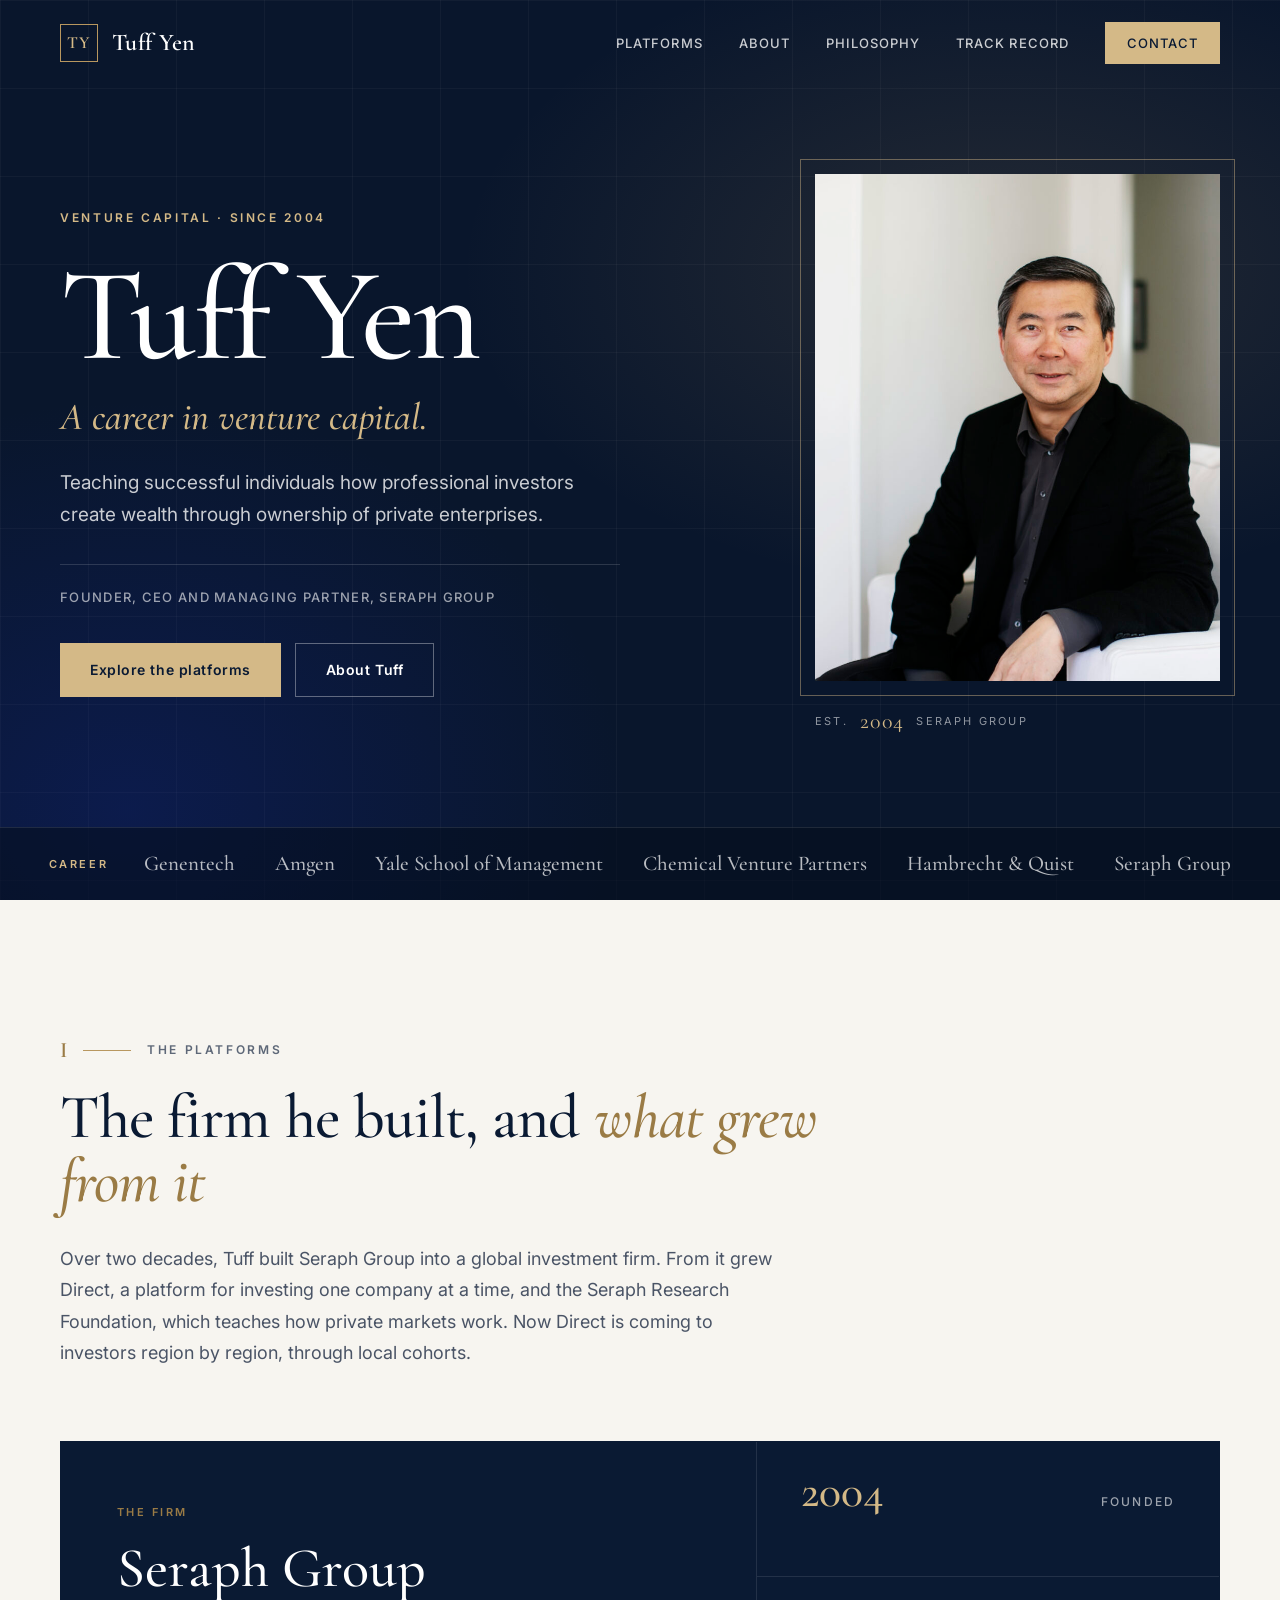
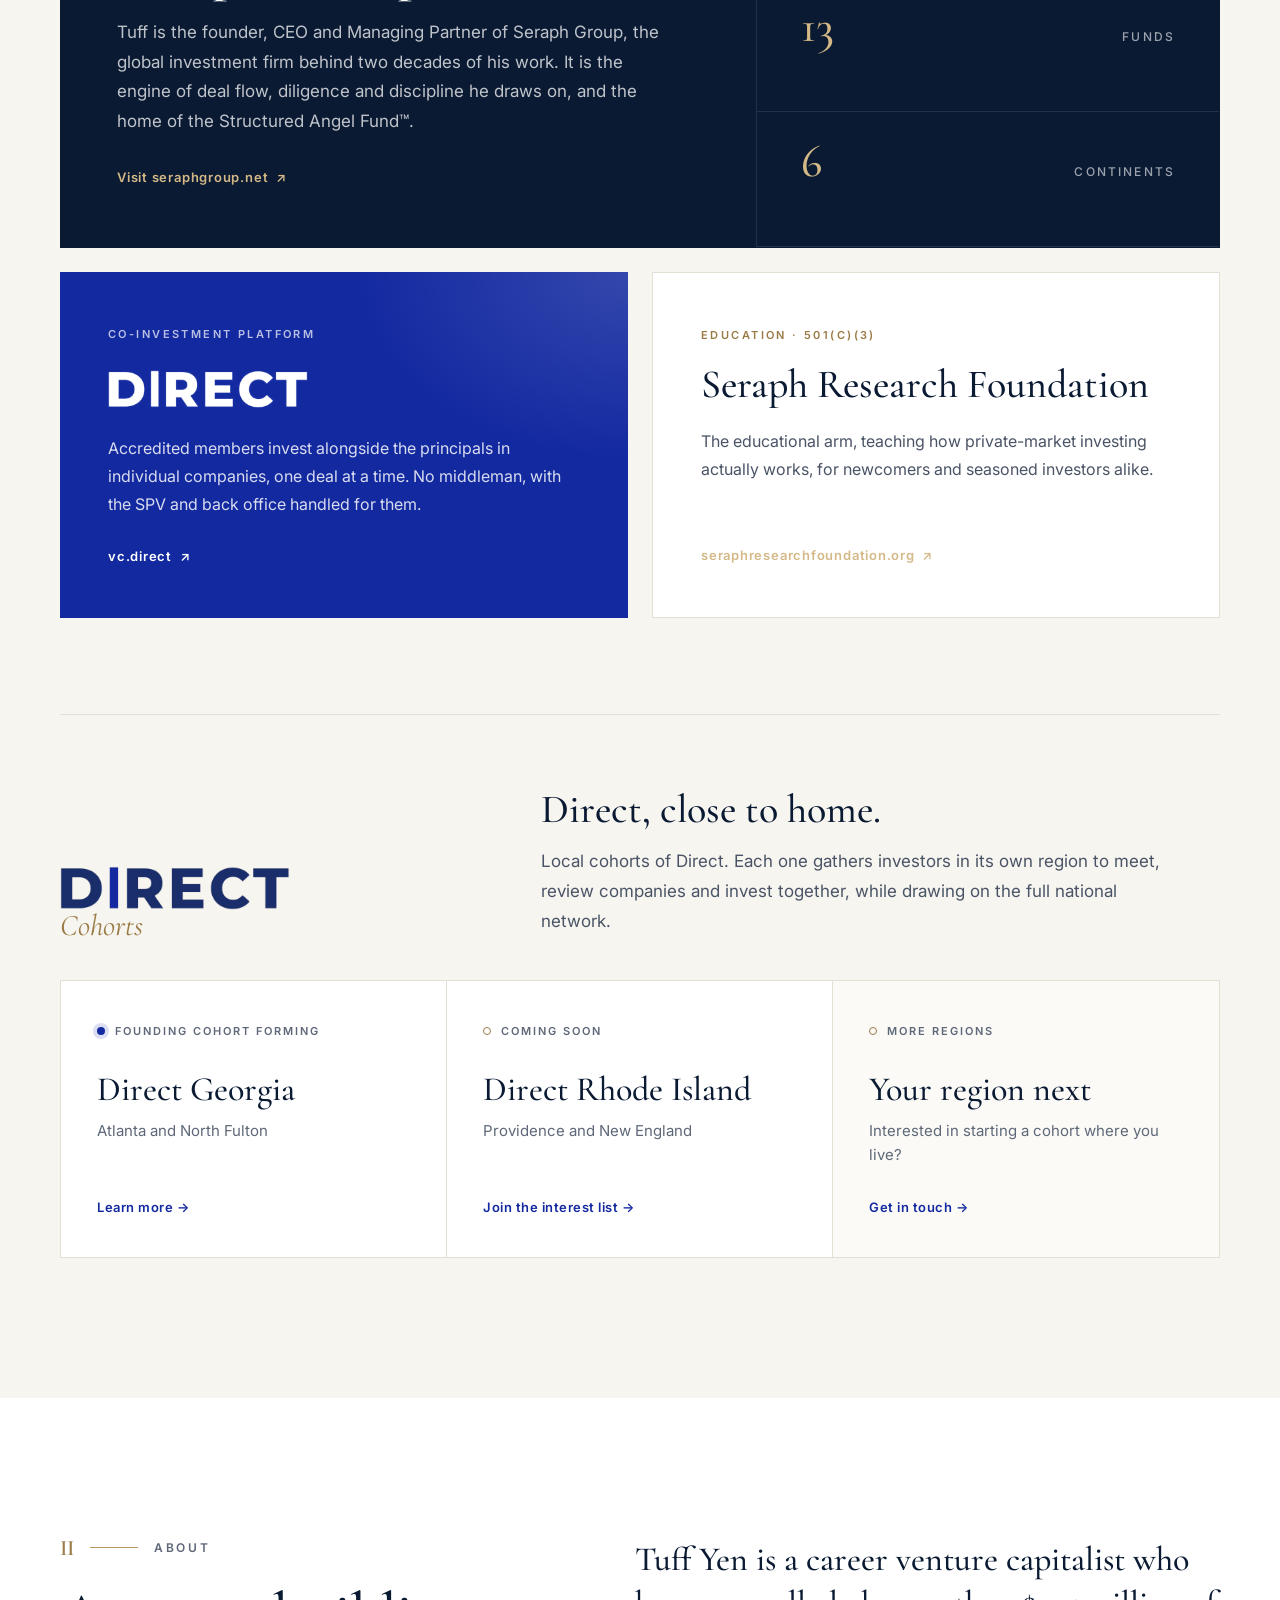
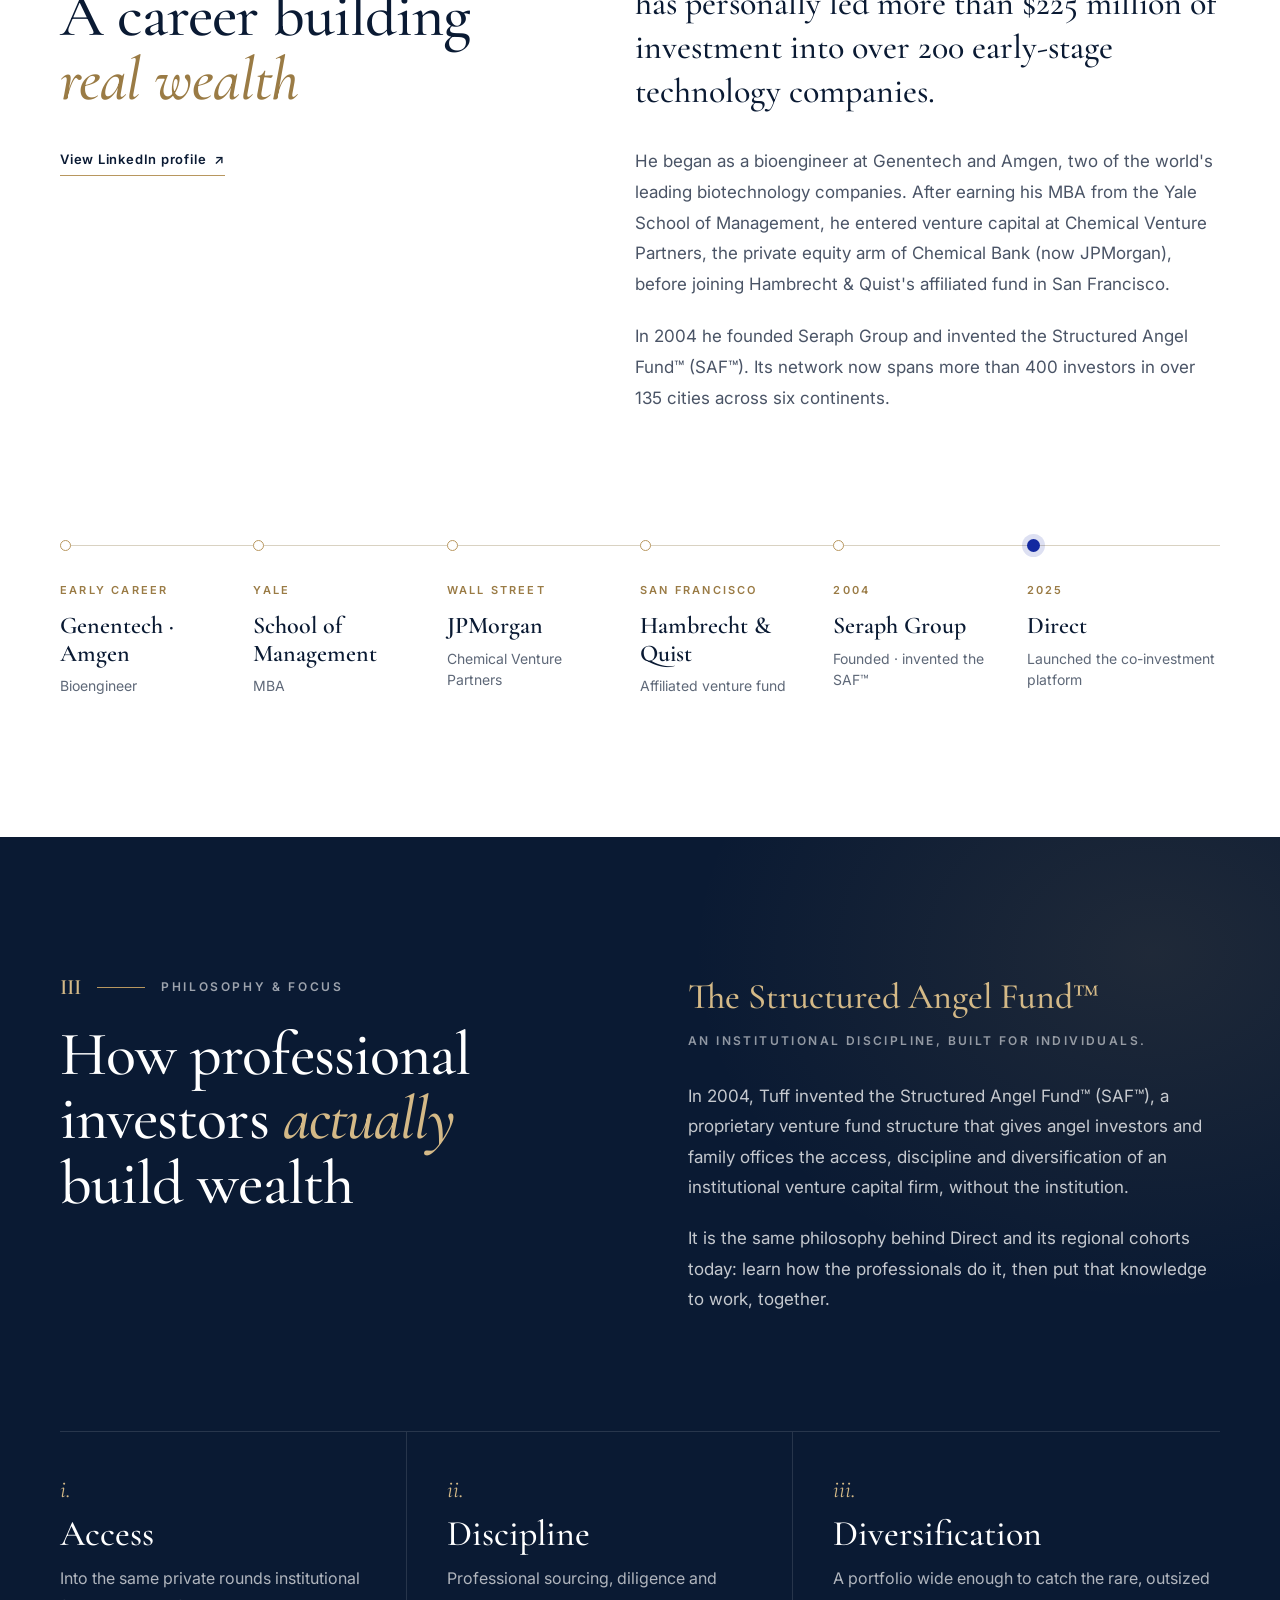
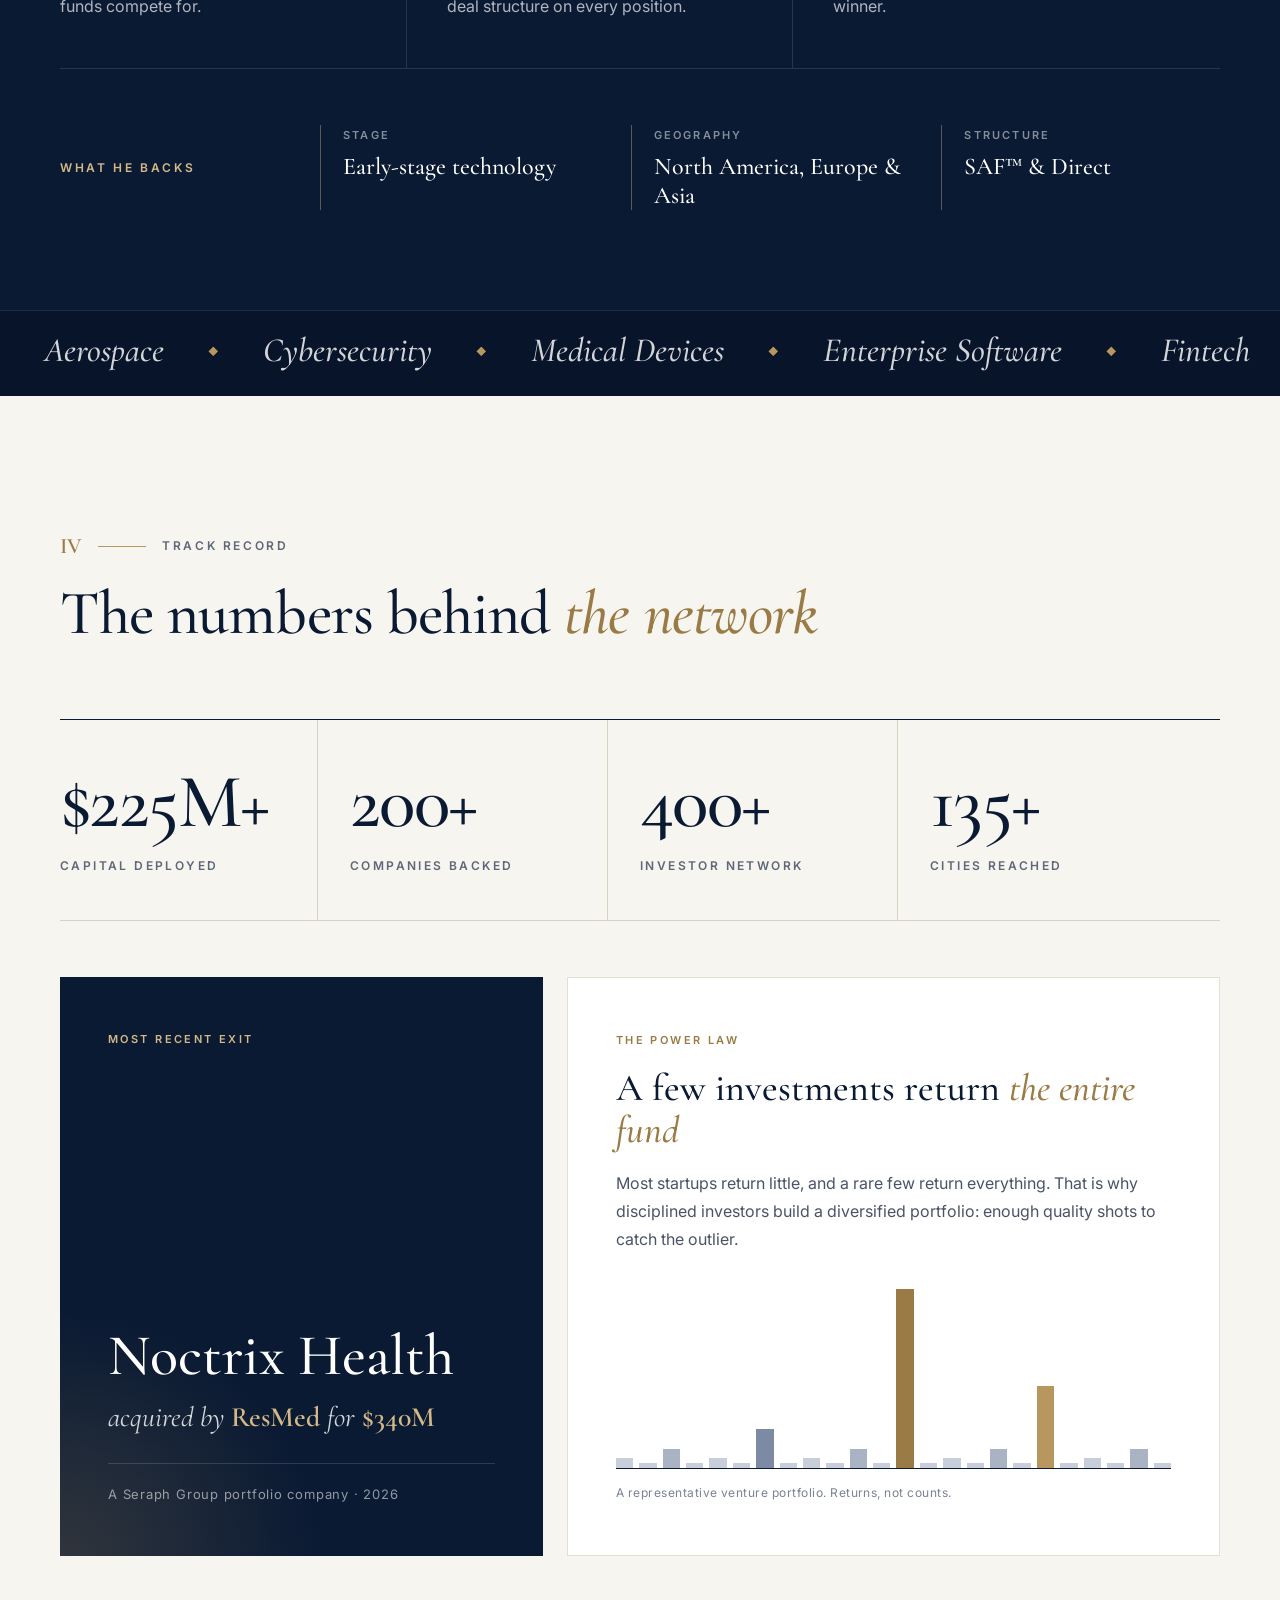
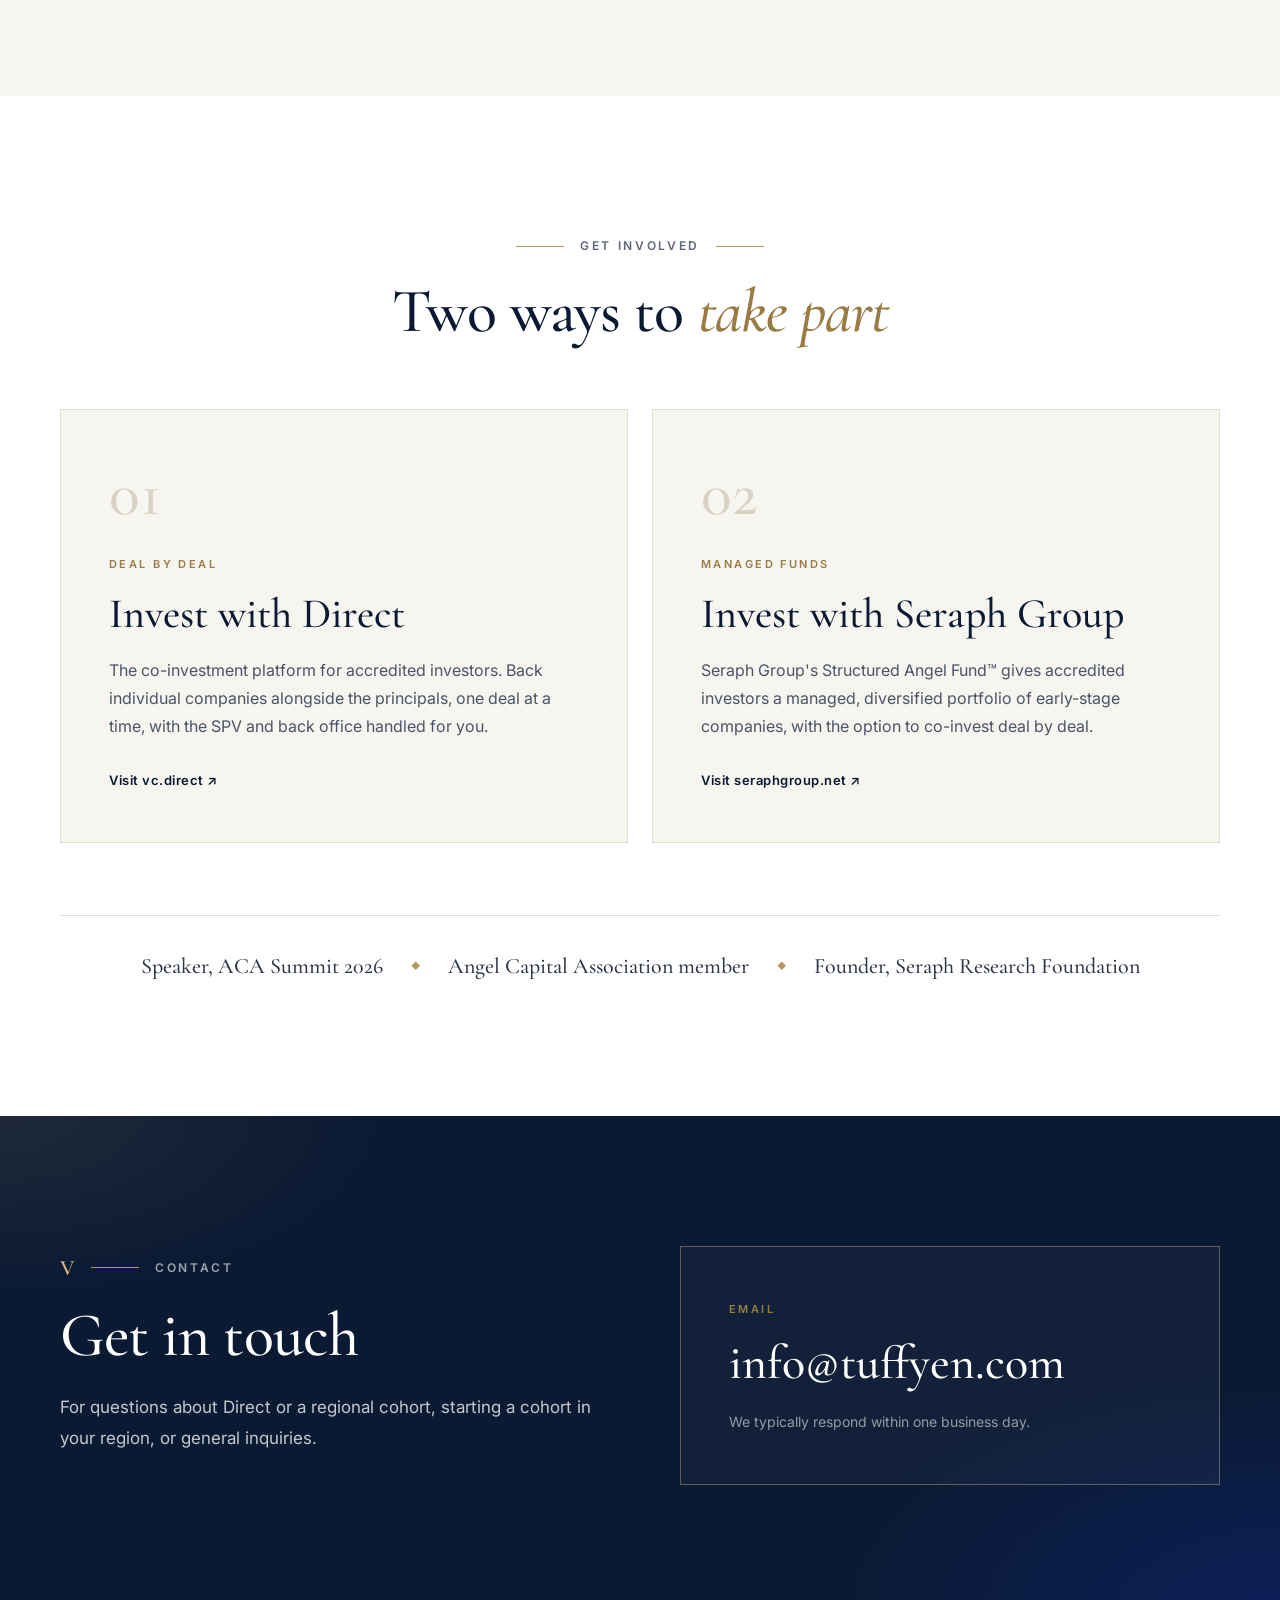
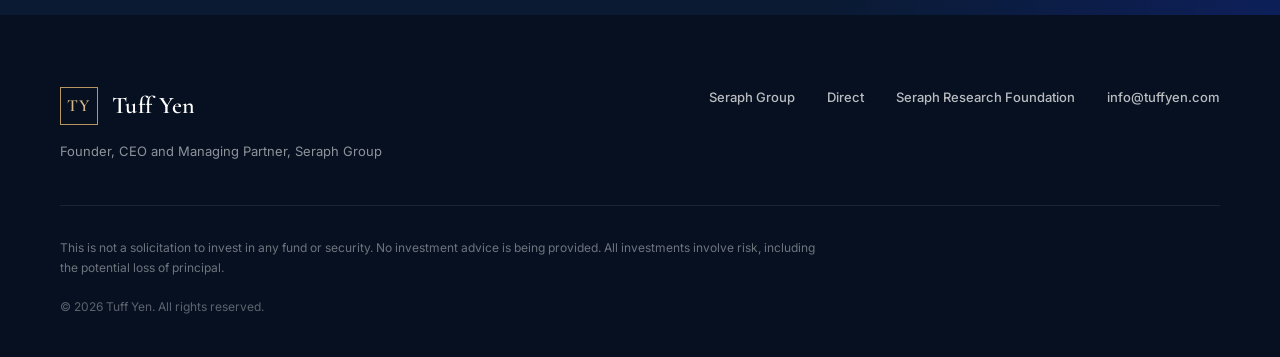
<file: index.html>
<!DOCTYPE html>
<!-- tuffyen.com. Layout mirrors the Webflow build (site "Tuffyen.com"); edit there or here and keep both in sync. -->
<html lang="en"><head><meta charset="utf-8"/><title>Tuff Yen | Venture Capitalist, Founder of Seraph Group</title><meta content="Tuff Yen is a career venture capitalist and the founder, CEO and Managing Partner of Seraph Group, with more than $225 million deployed into over 200 early-stage technology companies." name="description"/><meta content="Tuff Yen | Venture Capitalist, Founder of Seraph Group" property="og:title"/><meta content="Two decades in venture capital. Founder of Seraph Group, Direct and the Seraph Research Foundation." property="og:description"/><meta content="https://tuffyen.com/assets/tuff-yen-portrait.jpg" property="og:image"/><meta content="Tuff Yen | Venture Capitalist, Founder of Seraph Group" name="twitter:title"/><meta content="Two decades in venture capital. Founder of Seraph Group, Direct and the Seraph Research Foundation." name="twitter:description"/><meta property="og:type" content="website"/><meta content="summary_large_image" name="twitter:card"/><meta content="width=device-width, initial-scale=1" name="viewport"/><link href="assets/site.css" rel="stylesheet" type="text/css"/><script type="text/javascript">!function(o,c){var n=c.documentElement,t=" w-mod-";n.className+=t+"js",("ontouchstart"in o||o.DocumentTouch&&c instanceof DocumentTouch)&&(n.className+=t+"touch")}(window,document);</script><link href="assets/favicon.svg" rel="icon" type="image/svg+xml"/></head><body><div class="w-embed w-script"><link rel="preconnect" href="https://fonts.googleapis.com"><link rel="preconnect" href="https://fonts.gstatic.com" crossorigin><link href="https://fonts.googleapis.com/css2?family=Cormorant+Garamond:ital,wght@0,500;0,600;1,500;1,600&family=Inter:wght@400;500;600&display=swap" rel="stylesheet">
<style>
html{scroll-behavior:smooth}
body{margin:0;background:#F7F5F0;color:#1B2433;font-family:Inter,system-ui,sans-serif;-webkit-font-smoothing:antialiased;text-rendering:optimizeLegibility}
[id]{scroll-margin-top:84px}
@keyframes tyMarquee{from{transform:translateX(0)}to{transform:translateX(-50%)}}
.ty-marquee-track{animation:tyMarquee 48s linear infinite}
.ty-nav.is-scrolled{background:rgba(9,22,44,.94);backdrop-filter:blur(10px);-webkit-backdrop-filter:blur(10px);border-bottom-color:rgba(255,255,255,.08);padding-top:14px;padding-bottom:14px}
html.ty-js [data-reveal]{opacity:0;transform:translateY(18px);transition:opacity .8s ease,transform .8s cubic-bezier(.2,.7,.2,1)}
html.ty-js [data-reveal].is-in{opacity:1;transform:none}
[data-bar]{transform-origin:bottom;transition:transform 1.1s cubic-bezier(.2,.7,.2,1)}
html.ty-js .ty-plchart:not(.is-in) [data-bar]{transform:scaleY(.02)}
.ty-plchart [data-bar]:nth-child(3n){transition-delay:.08s}.ty-plchart [data-bar]:nth-child(3n+1){transition-delay:.16s}
@media (max-width:991px){.ty-navlinks.is-open{display:flex}}
@media (prefers-reduced-motion:reduce){.ty-marquee-track{animation:none}html.ty-js [data-reveal]{opacity:1;transform:none}[data-bar]{transition:none}html.ty-js .ty-plchart:not(.is-in) [data-bar]{transform:none}}
</style>
<script>
document.documentElement.classList.add('ty-js');
document.addEventListener('DOMContentLoaded',function(){
 var nav=document.querySelector('.ty-nav');
 function onS(){if(nav)nav.classList.toggle('is-scrolled',window.scrollY>40)}
 onS();window.addEventListener('scroll',onS,{passive:true});
 var btn=document.querySelector('.ty-burger'),links=document.querySelector('.ty-navlinks');
 if(btn&&links){btn.addEventListener('click',function(){var o=links.classList.toggle('is-open');btn.setAttribute('aria-expanded',o)});links.addEventListener('click',function(e){if(e.target.closest('a')){links.classList.remove('is-open');btn.setAttribute('aria-expanded','false')}})}
 var els=document.querySelectorAll('[data-reveal],.ty-plchart');
 if(!('IntersectionObserver' in window)){els.forEach(function(e){e.classList.add('is-in')});return}
 var io=new IntersectionObserver(function(es){es.forEach(function(en){if(en.isIntersecting){en.target.classList.add('is-in');io.unobserve(en.target)}})},{threshold:.12});
 els.forEach(function(e){io.observe(e)});
 setTimeout(function(){els.forEach(function(e){e.classList.add('is-in')})},4000);
});
</script></div><nav class="ty-nav"><div class="ty-navin"><a href="#top" class="ty-brand"><span class="ty-brandmark">TY</span><span class="ty-brandname">Tuff Yen</span></a><div class="ty-navlinks"><a href="#platforms" class="ty-navlink">Platforms</a><a href="#about" class="ty-navlink">About</a><a href="#philosophy" class="ty-navlink">Philosophy</a><a href="#record" class="ty-navlink">Track Record</a><a href="#contact" class="ty-navcta">Contact</a></div><a aria-label="Open menu" aria-expanded="false" href="#" class="ty-burger w-button"><span class="ty-burgerline"></span><span class="ty-burgerline"></span></a></div></nav><header id="top" class="ty-hero"><div class="ty-herogrid"><div><div class="ty-eyebrow">Venture Capital · Since 2004</div><h1 class="ty-h1">Tuff Yen</h1><p class="ty-heroaccent">A career in venture capital.</p><p class="ty-herolede">Teaching successful individuals how professional investors create wealth through ownership of private enterprises.</p><div class="ty-herorole">Founder, CEO and Managing Partner, Seraph Group</div><div class="ty-ctas"><a href="#platforms" class="ty-btn">Explore the platforms</a><a href="#about" class="ty-btnghost">About Tuff</a></div></div><div class="ty-herofig"><div class="ty-portraitframe"><img src="assets/tuff-yen-portrait.jpg" loading="lazy" alt="Tuff Yen, Founder, CEO and Managing Partner of Seraph Group" class="ty-portrait"/></div><div class="ty-portraitcap"><span class="ty-capk">Est.</span><span class="ty-capv">2004</span><span class="ty-capk">Seraph Group</span></div></div></div><div class="ty-careerbar"><div class="ty-careerlabel">Career</div><div class="ty-careerlist"><span class="ty-careeritem">Genentech</span><span class="ty-careeritem">Amgen</span><span class="ty-careeritem">Yale School of Management</span><span class="ty-careeritem">Chemical Venture Partners</span><span class="ty-careeritem">Hambrecht &amp; Quist</span><span class="ty-careeritem">Seraph Group</span></div></div></header><section id="platforms" class="ty-sec"><div class="ty-wrap"><div data-reveal="" class="ty-sechead"><div class="ty-kicker"><span class="ty-kicknum">I</span><span class="ty-kickrule"></span><span class="ty-kicktext">The Platforms</span></div><h2 class="ty-h2">The firm he built, and <em class="ty-em">what grew from it</em></h2><p class="ty-intro">Over two decades, Tuff built Seraph Group into a global investment firm. From it grew Direct, a platform for investing one company at a time, and the Seraph Research Foundation, which teaches how private markets work. Now Direct is coming to investors region by region, through local cohorts.</p></div><a href="https://seraphgroup.net" data-reveal="" rel="noopener" class="ty-firm w-inline-block"><div class="ty-firmmain"><div class="ty-label">The Firm</div><h3 class="ty-firmh">Seraph Group</h3><p class="ty-firmp">Tuff is the founder, CEO and Managing Partner of Seraph Group, the global investment firm behind two decades of his work. It is the engine of deal flow, diligence and discipline he draws on, and the home of the Structured Angel Fund™.</p><span class="ty-golink">Visit seraphgroup.net  ↗</span></div><div class="ty-firmfacts"><div class="ty-fact"><div class="ty-factv">2004</div><div class="ty-factk">Founded</div></div><div class="ty-fact"><div class="ty-factv">13</div><div class="ty-factk">Funds</div></div><div class="ty-fact"><div class="ty-factv">6</div><div class="ty-factk">Continents</div></div></div></a><div class="ty-arms"><a href="https://vc.direct" data-reveal="" rel="noopener" class="ty-direct w-inline-block"><div class="ty-labellight">Co-Investment Platform</div><img src="assets/direct-wordmark-white.png" loading="lazy" alt="Direct" class="ty-directlogo"/><p class="ty-armplight">Accredited members invest alongside the principals in individual companies, one deal at a time. No middleman, with the SPV and back office handled for them.</p><span class="ty-golinklight">vc.direct  ↗</span></a><a href="https://seraphresearchfoundation.org" data-reveal="" rel="noopener" class="ty-arm w-inline-block"><div class="ty-label">Education · 501(c)(3)</div><h3 class="ty-armh">Seraph Research Foundation</h3><p class="ty-armp">The educational arm, teaching how private-market investing actually works, for newcomers and seasoned investors alike.</p><span class="ty-golink">seraphresearchfoundation.org  ↗</span></a></div><div id="cohorts" data-reveal="" class="ty-cohorts"><div class="ty-cohorthead"><div class="ty-cohortlogo"><img src="assets/direct-wordmark-color.png" loading="lazy" alt="Direct" class="ty-cohortword"/><span class="ty-cohortsub">Cohorts</span></div><div class="ty-cohortintro"><h3 class="ty-cohorth">Direct, close to home.</h3><p class="ty-cohortp">Local cohorts of Direct. Each one gathers investors in its own region to meet, review companies and invest together, while drawing on the full national network.</p></div></div><div class="ty-cohortgrid"><a href="directgeorgia/" class="ty-cohort w-inline-block"><div class="ty-status"><span class="ty-dotlive"></span>Founding cohort forming</div><div class="ty-cohortname">Direct Georgia</div><div class="ty-cohortmeta">Atlanta and North Fulton</div><span class="ty-cohortgo">Learn more →</span></a><a href="mailto:info@tuffyen.com?subject=Direct%20Rhode%20Island" class="ty-cohort w-inline-block"><div class="ty-status"><span class="ty-dotsoon"></span>Coming soon</div><div class="ty-cohortname">Direct Rhode Island</div><div class="ty-cohortmeta">Providence and New England</div><span class="ty-cohortgo">Join the interest list →</span></a><a href="#contact" class="ty-cohortopen w-inline-block"><div class="ty-status"><span class="ty-dotsoon"></span>More regions</div><div class="ty-cohortname">Your region next</div><div class="ty-cohortmeta">Interested in starting a cohort where you live?</div><span class="ty-cohortgo">Get in touch →</span></a></div></div></div></section><section id="about" class="ty-secwhite"><div class="ty-wrap"><div class="ty-aboutgrid"><div data-reveal="" class="ty-aboutside"><div class="ty-kicker"><span class="ty-kicknum">II</span><span class="ty-kickrule"></span><span class="ty-kicktext">About</span></div><h2 class="ty-h2">A career building <em class="ty-em">real wealth</em></h2><a href="https://www.linkedin.com/in/tuff-yen-0ab64b10b/" rel="noopener" class="ty-textlink">View LinkedIn profile  ↗</a></div><div data-reveal=""><p class="ty-leadp">Tuff Yen is a career venture capitalist who has personally led more than $225 million of investment into over 200 early-stage technology companies.</p><p class="ty-bodyp">He began as a bioengineer at Genentech and Amgen, two of the world&#x27;s leading biotechnology companies. After earning his MBA from the Yale School of Management, he entered venture capital at Chemical Venture Partners, the private equity arm of Chemical Bank (now JPMorgan), before joining Hambrecht &amp; Quist&#x27;s affiliated fund in San Francisco.</p><p class="ty-bodyp">In 2004 he founded Seraph Group and invented the Structured Angel Fund™ (SAF™). Its network now spans more than 400 investors in over 135 cities across six continents.</p></div></div><div data-reveal="" class="ty-arc"><div class="ty-step"><div class="ty-stepdot"></div><div class="ty-stepyear">Early career</div><div class="ty-steph">Genentech · Amgen</div><div class="ty-stepd">Bioengineer</div></div><div class="ty-step"><div class="ty-stepdot"></div><div class="ty-stepyear">Yale</div><div class="ty-steph">School of Management</div><div class="ty-stepd">MBA</div></div><div class="ty-step"><div class="ty-stepdot"></div><div class="ty-stepyear">Wall Street</div><div class="ty-steph">JPMorgan</div><div class="ty-stepd">Chemical Venture Partners</div></div><div class="ty-step"><div class="ty-stepdot"></div><div class="ty-stepyear">San Francisco</div><div class="ty-steph">Hambrecht &amp; Quist</div><div class="ty-stepd">Affiliated venture fund</div></div><div class="ty-step"><div class="ty-stepdot"></div><div class="ty-stepyear">2004</div><div class="ty-steph">Seraph Group</div><div class="ty-stepd">Founded · invented the SAF™</div></div><div class="ty-stepnow"><div class="ty-stepdotnow"></div><div class="ty-stepyear">2025</div><div class="ty-steph">Direct</div><div class="ty-stepd">Launched the co-investment platform</div></div></div></div></section><section id="philosophy" class="ty-secdark"><div class="ty-wrap"><div class="ty-philgrid"><div data-reveal=""><div class="ty-kicker"><span class="ty-kicknumlight">III</span><span class="ty-kickrule"></span><span class="ty-kicktextlight">Philosophy &amp; Focus</span></div><h2 class="ty-h2light">How professional investors <em class="ty-emlight">actually</em> build wealth</h2></div><div data-reveal=""><div class="ty-safterm">The Structured Angel Fund™</div><div class="ty-safsub">An institutional discipline, built for individuals.</div><p class="ty-bodylight">In 2004, Tuff invented the Structured Angel Fund™ (SAF™), a proprietary venture fund structure that gives angel investors and family offices the access, discipline and diversification of an institutional venture capital firm, without the institution.</p><p class="ty-bodylight">It is the same philosophy behind Direct and its regional cohorts today: learn how the professionals do it, then put that knowledge to work, together.</p></div></div><div data-reveal="" class="ty-principles"><div class="ty-principle"><div class="ty-pnum">i.</div><h4 class="ty-ph">Access</h4><p class="ty-pp">Into the same private rounds institutional funds compete for.</p></div><div class="ty-principle"><div class="ty-pnum">ii.</div><h4 class="ty-ph">Discipline</h4><p class="ty-pp">Professional sourcing, diligence and deal structure on every position.</p></div><div class="ty-principlelast"><div class="ty-pnum">iii.</div><h4 class="ty-ph">Diversification</h4><p class="ty-pp">A portfolio wide enough to catch the rare, outsized winner.</p></div></div><div data-reveal="" class="ty-focus"><div class="ty-focushead">What he backs</div><div class="ty-focusgrid"><div class="ty-focusitem"><div class="ty-focusk">Stage</div><div class="ty-focusv">Early-stage technology</div></div><div class="ty-focusitem"><div class="ty-focusk">Geography</div><div class="ty-focusv">North America, Europe &amp; Asia</div></div><div class="ty-focusitem"><div class="ty-focusk">Structure</div><div class="ty-focusv">SAF™ &amp; Direct</div></div></div></div></div><div aria-hidden="true" class="ty-marquee"><div class="ty-marquee-track"><span class="ty-mq">Aerospace</span><span class="ty-mqdot">◆</span><span class="ty-mq">Cybersecurity</span><span class="ty-mqdot">◆</span><span class="ty-mq">Medical Devices</span><span class="ty-mqdot">◆</span><span class="ty-mq">Enterprise Software</span><span class="ty-mqdot">◆</span><span class="ty-mq">Fintech</span><span class="ty-mqdot">◆</span><span class="ty-mq">Deep Tech</span><span class="ty-mqdot">◆</span><span class="ty-mq">Aerospace</span><span class="ty-mqdot">◆</span><span class="ty-mq">Cybersecurity</span><span class="ty-mqdot">◆</span><span class="ty-mq">Medical Devices</span><span class="ty-mqdot">◆</span><span class="ty-mq">Enterprise Software</span><span class="ty-mqdot">◆</span><span class="ty-mq">Fintech</span><span class="ty-mqdot">◆</span><span class="ty-mq">Deep Tech</span><span class="ty-mqdot">◆</span></div></div></section><section id="record" class="ty-sec"><div class="ty-wrap"><div data-reveal="" class="ty-sechead"><div class="ty-kicker"><span class="ty-kicknum">IV</span><span class="ty-kickrule"></span><span class="ty-kicktext">Track Record</span></div><h2 class="ty-h2">The numbers behind <em class="ty-em">the network</em></h2></div><div data-reveal="" class="ty-stats"><div class="ty-stat"><div class="ty-statv">$225M+</div><div class="ty-statk">Capital deployed</div></div><div class="ty-stat"><div class="ty-statv">200+</div><div class="ty-statk">Companies backed</div></div><div class="ty-stat"><div class="ty-statv">400+</div><div class="ty-statk">Investor network</div></div><div class="ty-statlast"><div class="ty-statv">135+</div><div class="ty-statk">Cities reached</div></div></div><div class="ty-recordgrid"><div data-reveal="" class="ty-exit"><div class="ty-exittag">Most recent exit</div><div class="ty-exith">Noctrix Health</div><div class="ty-exitline">acquired by <strong class="ty-exitstrong">ResMed</strong> for <strong class="ty-exitstrong">$340M</strong></div><div class="ty-exitsub">A Seraph Group portfolio company · 2026</div></div><div data-reveal="" class="ty-pl"><div class="ty-label">The Power Law</div><h3 class="ty-plh">A few investments return <em class="ty-em">the entire fund</em></h3><p class="ty-plp">Most startups return little, and a rare few return everything. That is why disciplined investors build a diversified portfolio: enough quality shots to catch the outlier.</p><div class="ty-plchart"><span data-bar="" class="ty-bs"></span><span data-bar="" class="ty-bxs"></span><span data-bar="" class="ty-bm"></span><span data-bar="" class="ty-bxs"></span><span data-bar="" class="ty-bs"></span><span data-bar="" class="ty-bxs"></span><span data-bar="" class="ty-bl"></span><span data-bar="" class="ty-bxs"></span><span data-bar="" class="ty-bs"></span><span data-bar="" class="ty-bxs"></span><span data-bar="" class="ty-bm"></span><span data-bar="" class="ty-bxs"></span><span data-bar="" class="ty-bmax"></span><span data-bar="" class="ty-bxs"></span><span data-bar="" class="ty-bs"></span><span data-bar="" class="ty-bxs"></span><span data-bar="" class="ty-bm"></span><span data-bar="" class="ty-bxs"></span><span data-bar="" class="ty-bxl"></span><span data-bar="" class="ty-bxs"></span><span data-bar="" class="ty-bs"></span><span data-bar="" class="ty-bxs"></span><span data-bar="" class="ty-bm"></span><span data-bar="" class="ty-bxs"></span></div><div class="ty-plfoot">A representative venture portfolio. Returns, not counts.</div></div></div></div></section><section id="join" class="ty-secwhite"><div class="ty-wrap"><div data-reveal="" class="ty-joinhead"><div class="ty-kickercenter"><span class="ty-kickrule"></span><span class="ty-kicktext">Get Involved</span><span class="ty-kickrule"></span></div><h2 class="ty-h2center">Two ways to <em class="ty-em">take part</em></h2></div><div data-reveal="" class="ty-paths"><a href="https://vc.direct" rel="noopener" class="ty-path w-inline-block"><div class="ty-pathnum">01</div><div class="ty-label">Deal by deal</div><div class="ty-pathh">Invest with Direct</div><p class="ty-pathp">The co-investment platform for accredited investors. Back individual companies alongside the principals, one deal at a time, with the SPV and back office handled for you.</p><span class="ty-pathgo">Visit vc.direct ↗</span></a><a href="https://seraphgroup.net" rel="noopener" class="ty-path w-inline-block"><div class="ty-pathnum">02</div><div class="ty-label">Managed funds</div><div class="ty-pathh">Invest with Seraph Group</div><p class="ty-pathp">Seraph Group's Structured Angel Fund™ gives accredited investors a managed, diversified portfolio of early-stage companies, with the option to co-invest deal by deal.</p><span class="ty-pathgo">Visit seraphgroup.net ↗</span></a></div><div data-reveal="" class="ty-recstrip"><span class="ty-recitem">Speaker, ACA Summit 2026</span><span class="ty-recdot">◆</span><span class="ty-recitem">Angel Capital Association member</span><span class="ty-recdot">◆</span><span class="ty-recitem">Founder, Seraph Research Foundation</span></div></div></section><section id="contact" class="ty-contact"><div class="ty-wrap"><div data-reveal="" class="ty-contactgrid"><div><div class="ty-kicker"><span class="ty-kicknumlight">V</span><span class="ty-kickrule"></span><span class="ty-kicktextlight">Contact</span></div><h2 class="ty-h2light">Get in touch</h2><p class="ty-bodylight">For questions about Direct or a regional cohort, starting a cohort in your region, or general inquiries.</p></div><div class="ty-contactcard"><div class="ty-label">Email</div><a href="mailto:info@tuffyen.com" class="ty-email">info@tuffyen.com</a><div class="ty-contactnote">We typically respond within one business day.</div></div></div></div></section><footer class="ty-footer"><div class="ty-wrap"><div class="ty-footgrid"><div class="ty-footbrand"><div class="ty-brand"><span class="ty-brandmark">TY</span><span class="ty-brandname">Tuff Yen</span></div><div class="ty-foottag">Founder, CEO and Managing Partner, Seraph Group</div></div><div class="ty-footlinks"><a href="https://seraphgroup.net" rel="noopener" class="ty-footlink">Seraph Group</a><a href="https://vc.direct" rel="noopener" class="ty-footlink">Direct</a><a href="https://seraphresearchfoundation.org" rel="noopener" class="ty-footlink">Seraph Research Foundation</a><a href="mailto:info@tuffyen.com" class="ty-footlink">info@tuffyen.com</a></div></div><div class="ty-disclaimer">This is not a solicitation to invest in any fund or security. No investment advice is being provided. All investments involve risk, including the potential loss of principal.</div><div class="ty-copy">© 2026 Tuff Yen. All rights reserved.</div></div></footer></body></html>
</file>
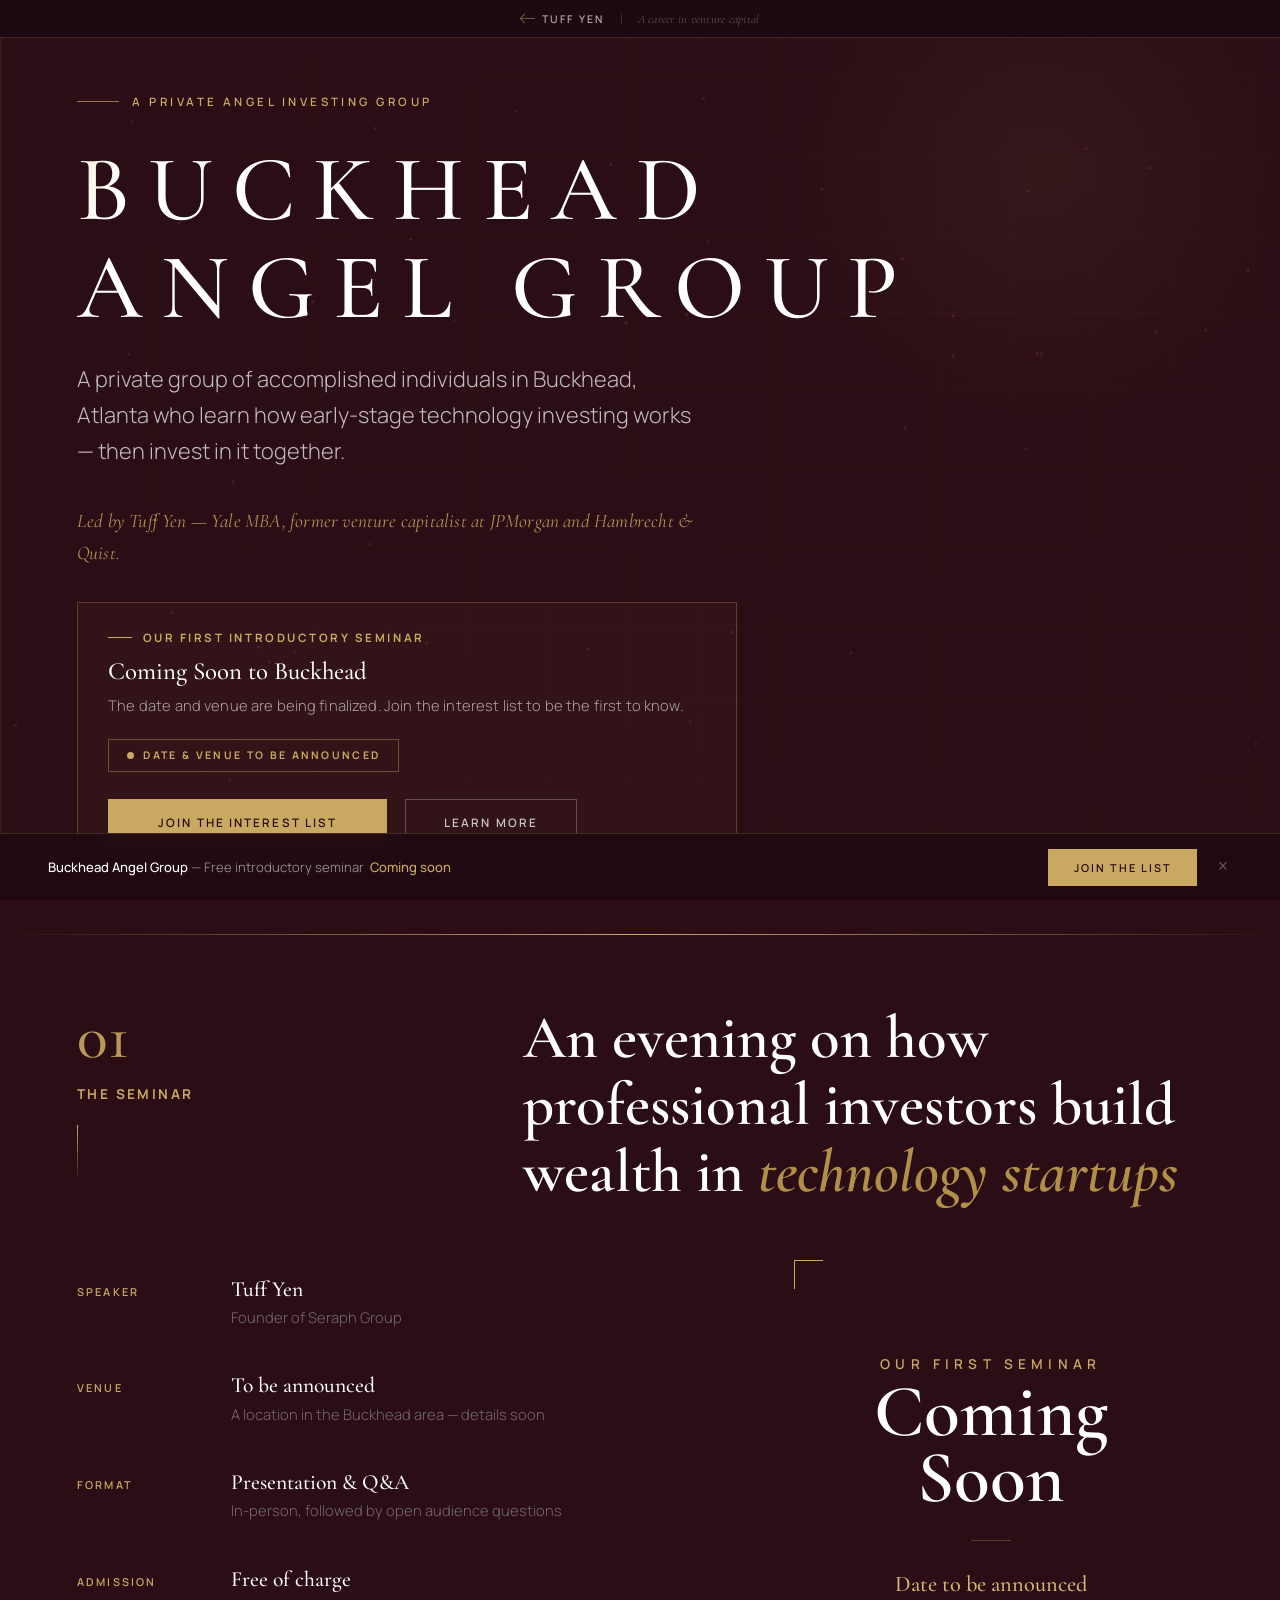
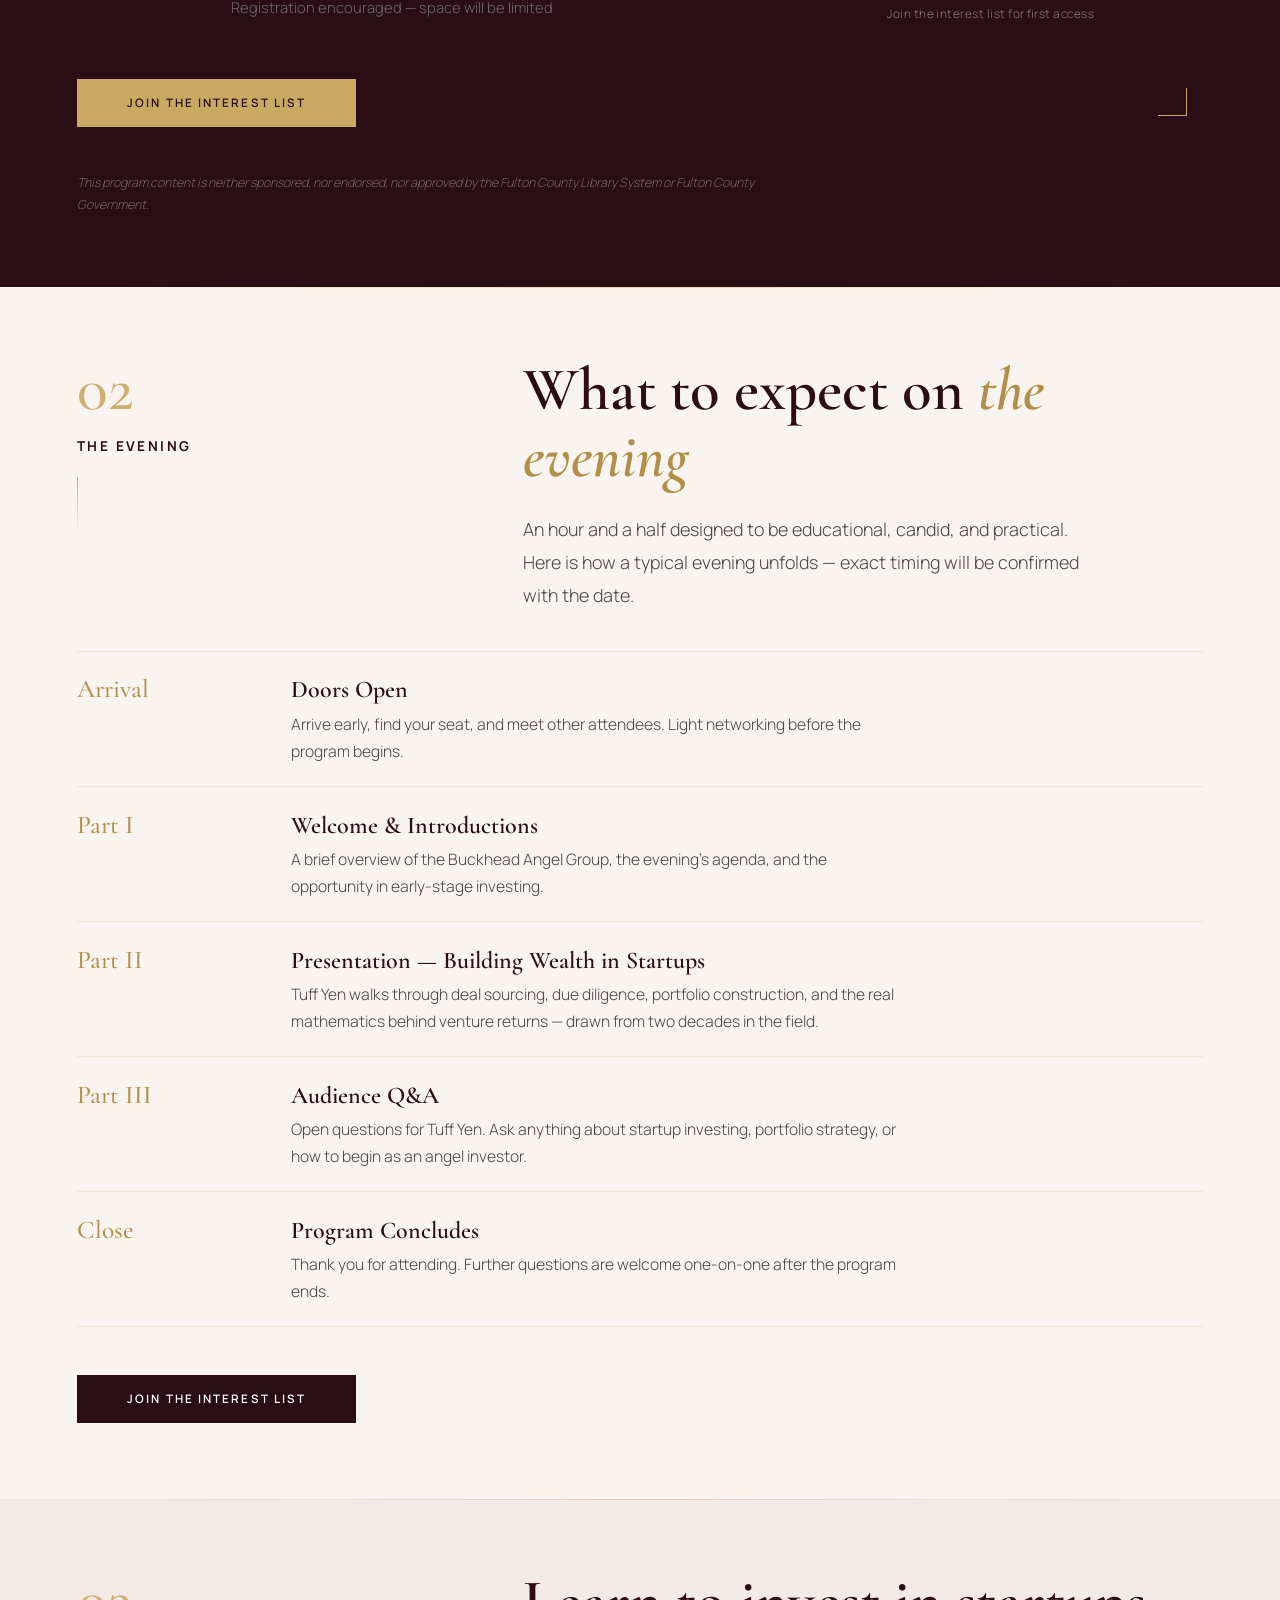
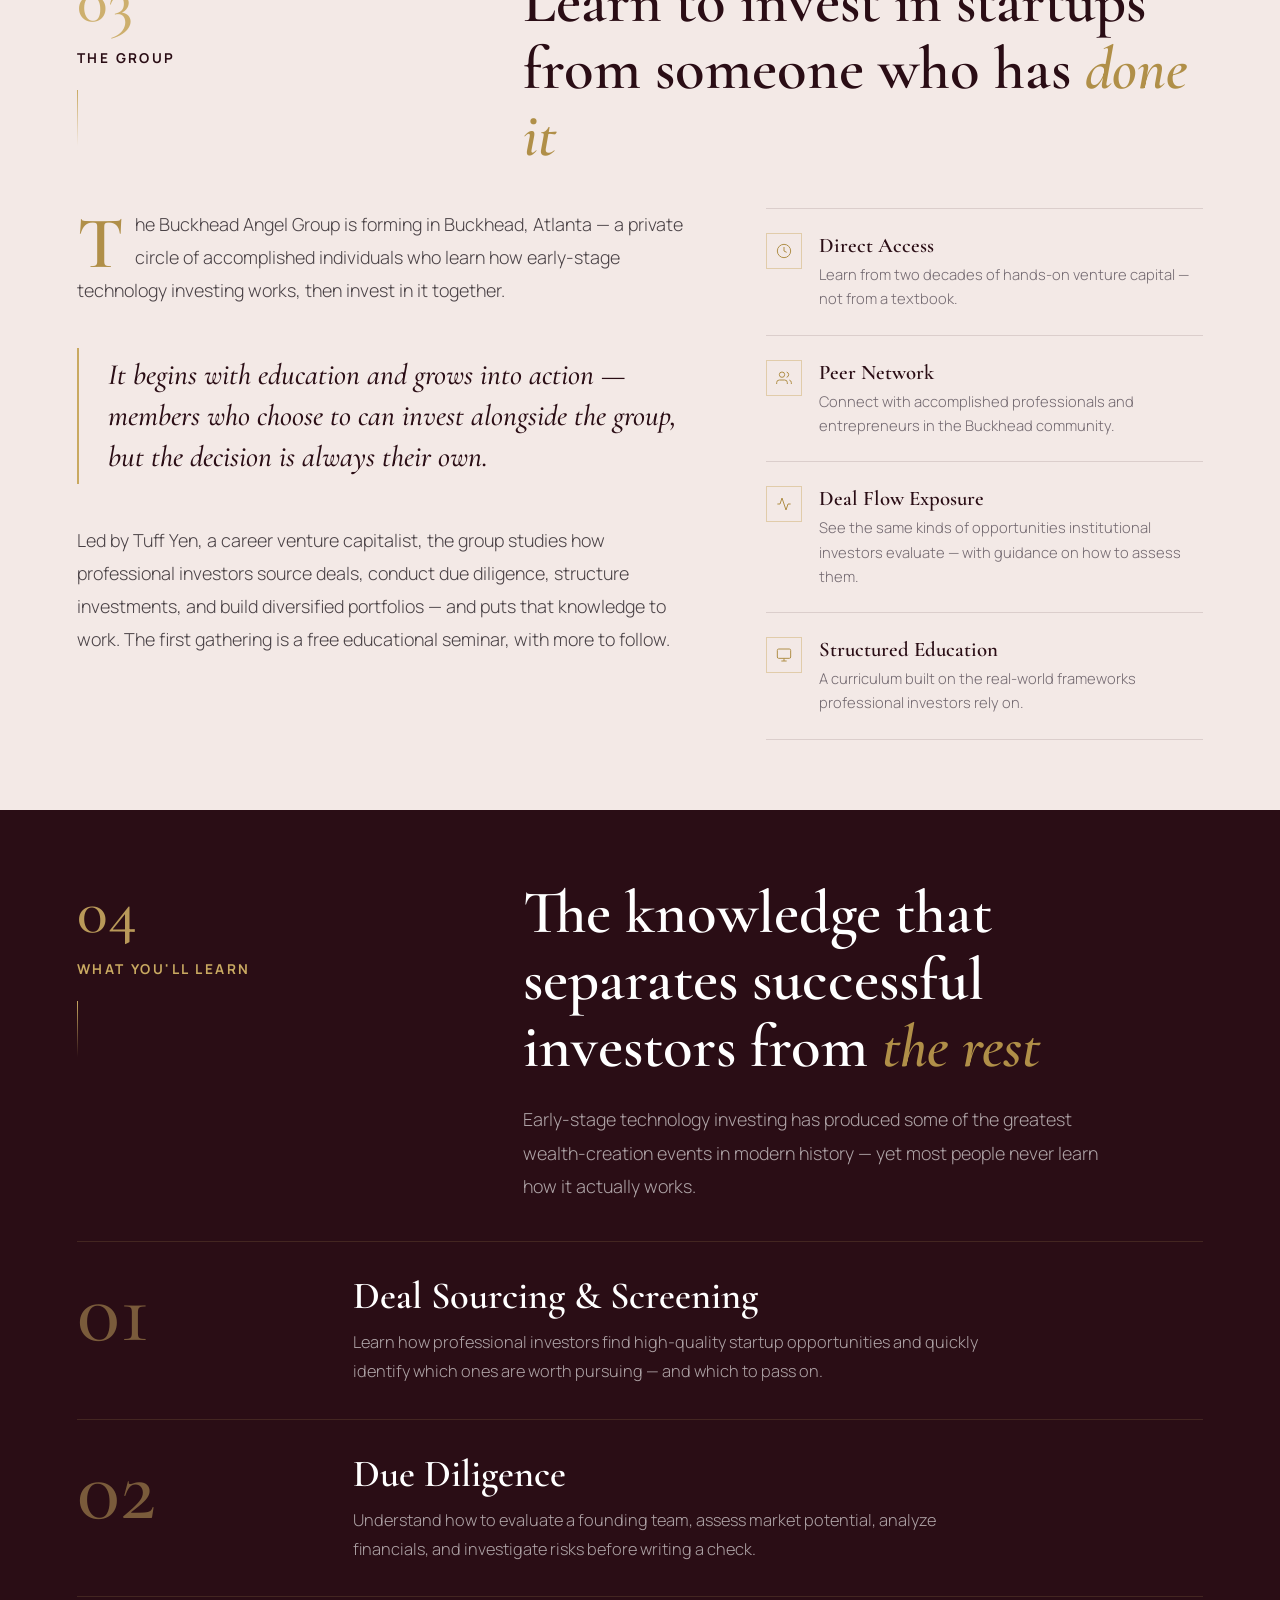
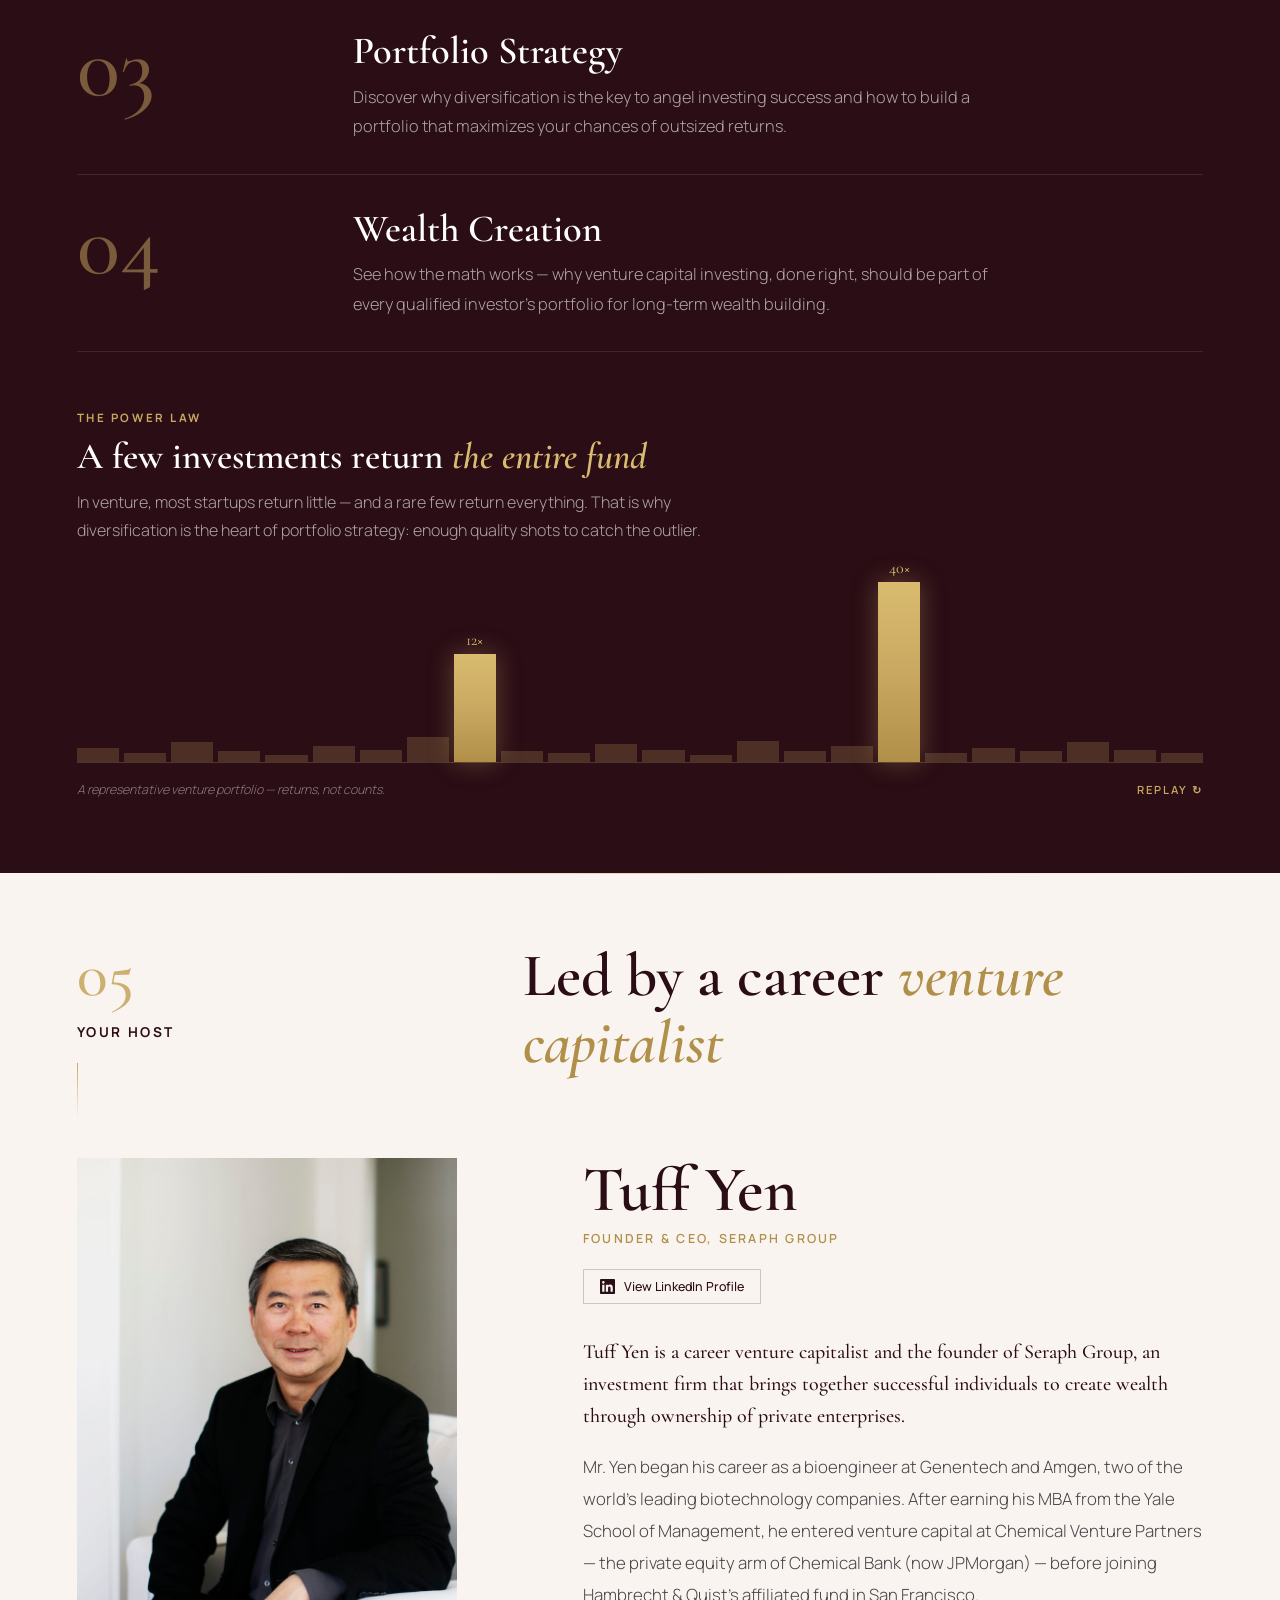
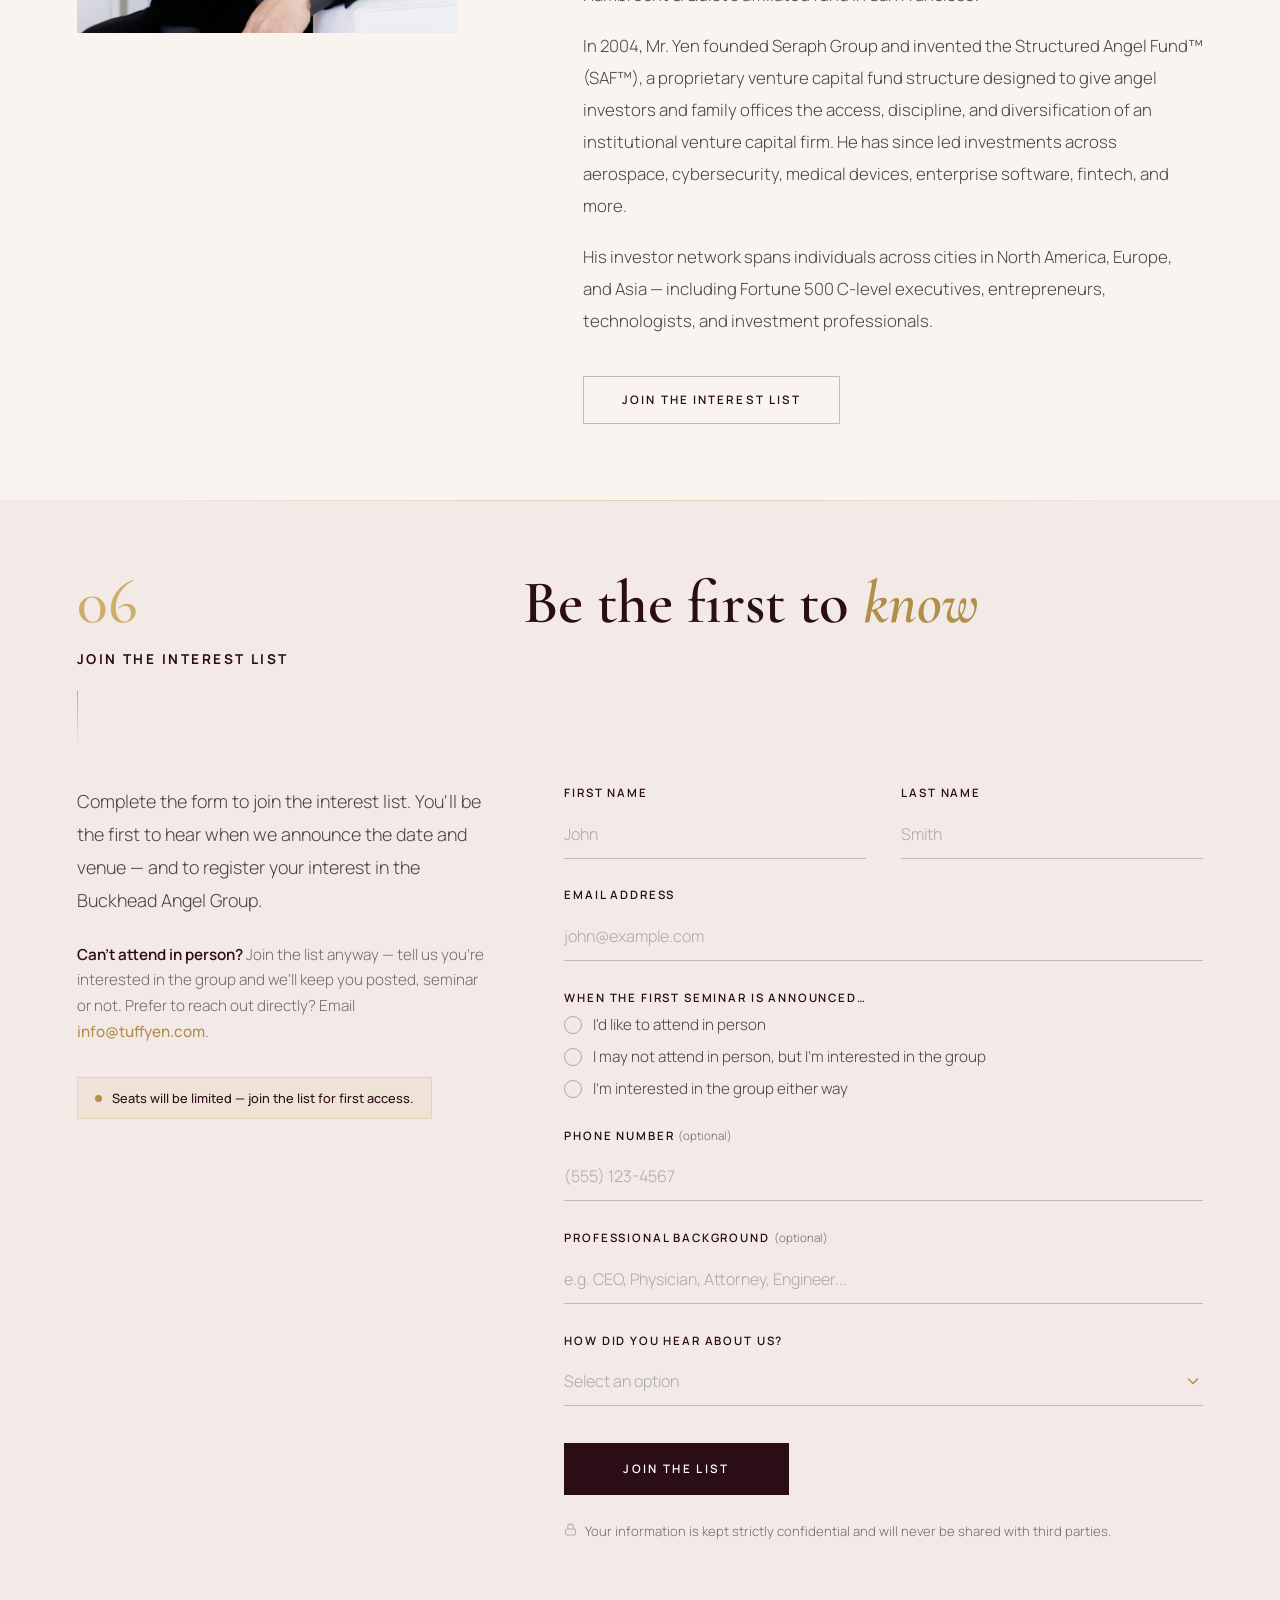
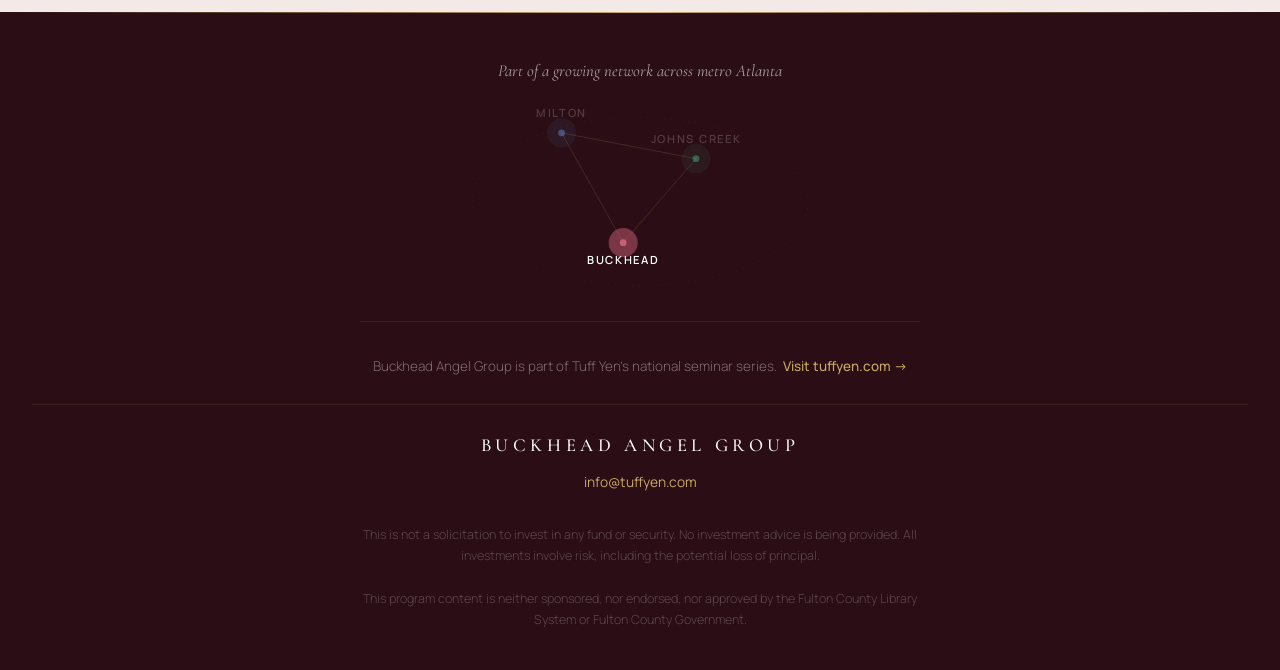
<file: buckheadangelgroup/index.html>
<!DOCTYPE html>
<html lang="en">
<head>
<meta charset="UTF-8">
<meta name="viewport" content="width=device-width, initial-scale=1.0">
<title>Buckhead Angel Group — Learn How to Invest in Technology Startups</title>
<meta name="description" content="Learn how to invest successfully in technology startups and build real wealth. The Buckhead Angel Group is forming in Buckhead, Atlanta, GA — led by Tuff Yen, a career venture capitalist. Our first seminar is coming soon.">
<link rel="preconnect" href="https://fonts.googleapis.com">
<link rel="preconnect" href="https://fonts.gstatic.com" crossorigin>
<link href="https://fonts.googleapis.com/css2?family=Cormorant+Garamond:ital,wght@0,400;0,500;0,600;0,700;1,400;1,500;1,600&family=Manrope:wght@300;400;500;600;700&display=swap" rel="stylesheet">
<meta name="theme-color" content="#2a0d15">
<!-- TY monogram favicon (garnet on oxblood) -->
<link rel="icon" href="data:image/svg+xml,%3Csvg xmlns='http://www.w3.org/2000/svg' viewBox='0 0 64 64'%3E%3Crect width='64' height='64' fill='%232a0d15'/%3E%3Ccircle cx='32' cy='32' r='27' fill='none' stroke='%23c95f76' stroke-width='2.5'/%3E%3Ctext x='32' y='42' font-family='Georgia,serif' font-size='26' fill='%23c95f76' text-anchor='middle'%3ETY%3C/text%3E%3C/svg%3E">
<style>
*, *::before, *::after { margin: 0; padding: 0; box-sizing: border-box; }

:root {
  /* Garnet — the Buckhead jewel tone (descended from tuffyen.com's sapphire) */
  --navy:       #2a0d15;
  --navy-light: #3a141f;
  --navy-mid:   #4a1826;
  --gold:       #c9a961;
  --gold-light: #d9bb6f;
  --gold-deep:  #b08f48;
  --cream:      #f3e9e6;
  --cream-2:    #ecdfdb;
  --paper:      #faf4f1;
  --white:      #ffffff;
  --ink:        #20161a;
  --ink-soft:   #4a4246;
  --muted:      #736970;

  --serif: 'Cormorant Garamond', Georgia, 'Times New Roman', serif;
  --sans:  'Manrope', -apple-system, BlinkMacSystemFont, sans-serif;

  --ribbon-h: 2.4rem;
  --ease: cubic-bezier(0.22, 1, 0.36, 1);
  --maxw: 1240px;
}

html { scroll-behavior: smooth; }
/* Mobile: hard guard against any horizontal scroll */
@media (max-width: 860px) { html, body { overflow-x: hidden; max-width: 100%; } }
body {
  font-family: var(--sans);
  color: var(--ink-soft);
  background: var(--paper);
  overflow-x: hidden;
  -webkit-font-smoothing: antialiased;
  font-feature-settings: "kern", "liga";
}

@media (prefers-reduced-motion: reduce) {
  *, *::before, *::after {
    animation-duration: 0.01ms !important;
    animation-iteration-count: 1 !important;
    transition-duration: 0.01ms !important;
  }
  html { scroll-behavior: auto; }
}

/* ── ANIMATIONS ── */
@keyframes fadeUp   { from { opacity:0; transform:translateY(34px); } to { opacity:1; transform:translateY(0); } }
@keyframes fadeIn   { from { opacity:0; } to { opacity:1; } }
@keyframes drawDown { from { transform:scaleY(0); } to { transform:scaleY(1); } }
@keyframes softPulse { 0%,100% { opacity:1; } 50% { opacity:0.35; } }

.reveal { opacity:0; transform:translateY(38px); transition:opacity 0.85s var(--ease), transform 0.85s var(--ease); }
.reveal.in { opacity:1; transform:none; }
.reveal-d1.in { transition-delay:0.1s; }
.reveal-d2.in { transition-delay:0.2s; }
.reveal-d3.in { transition-delay:0.3s; }

.stagger > * { opacity:0; transform:translateY(26px); transition:opacity 0.7s var(--ease), transform 0.7s var(--ease); }
.stagger.in > *:nth-child(1){opacity:1;transform:none;transition-delay:0s;}
.stagger.in > *:nth-child(2){opacity:1;transform:none;transition-delay:0.1s;}
.stagger.in > *:nth-child(3){opacity:1;transform:none;transition-delay:0.2s;}
.stagger.in > *:nth-child(4){opacity:1;transform:none;transition-delay:0.3s;}
.stagger.in > *:nth-child(5){opacity:1;transform:none;transition-delay:0.4s;}

/* ── RIBBON ── */
.ribbon {
  position: fixed; inset: 0 0 auto 0; z-index: 120;
  height: var(--ribbon-h);
  background: #1c0810;
  border-bottom: 1px solid rgba(201,169,97,0.2);
  display: flex; justify-content: center; align-items: center; gap: 1rem;
  font-size: 0.66rem; letter-spacing: 0.22em; text-transform: uppercase;
  color: rgba(243,233,230,0.4);
}
.ribbon a { color: rgba(243,233,230,0.78); text-decoration: none; display: inline-flex; align-items: center; gap: 0.45rem; font-weight: 500; transition: color 0.25s; }
.ribbon a:hover { color: var(--gold-light); }
.r-arrow { width: 14px; height: 1px; background: rgba(201,169,97,0.5); position: relative; transition: transform 0.25s, background 0.25s; }
.r-arrow::before { content:''; position:absolute; left:0; top:-3px; width:7px; height:7px; border-left:1px solid rgba(201,169,97,0.5); border-bottom:1px solid rgba(201,169,97,0.5); transform:rotate(45deg); transition:border-color 0.25s; }
.ribbon a:hover .r-arrow { transform: translateX(-3px); background: var(--gold-light); }
.ribbon a:hover .r-arrow::before { border-color: var(--gold-light); }
.r-div { width:1px; height:12px; background:rgba(201,169,97,0.2); }
.r-ctx { font-style:italic; font-weight:300; color:rgba(243,233,230,0.35); text-transform:none; letter-spacing:0.02em; font-size:0.78rem; font-family:var(--serif); }
@media (max-width:640px){ .r-ctx,.r-div{display:none;} .ribbon{font-size:0.6rem;letter-spacing:0.14em;} }

/* ── NAV ── */
.nav {
  position: fixed; top: var(--ribbon-h); left: 0; right: 0; z-index: 110;
  padding: 1.15rem clamp(1.5rem, 5vw, 4rem);
  display: flex; justify-content: space-between; align-items: center;
  transform: translateY(-130%); opacity: 0;
  transition: transform 0.45s var(--ease), opacity 0.45s ease, background 0.35s ease;
}
.nav.show {
  transform: translateY(0); opacity: 1;
  background: rgba(34,10,18,0.96);
  backdrop-filter: blur(26px); -webkit-backdrop-filter: blur(26px);
  border-bottom: 1px solid rgba(201,169,97,0.1);
}
.nav-logo { font-family: var(--serif); font-size: 1.05rem; color: #fff; letter-spacing: 0.22em; text-transform: uppercase; text-decoration: none; font-weight: 500; }
.nav-links { display: flex; align-items: center; gap: 2.1rem; }
.nav-links a { font-size: 0.72rem; color: rgba(255,255,255,0.55); text-decoration: none; letter-spacing: 0.14em; text-transform: uppercase; font-weight: 500; transition: color 0.25s; cursor: pointer; }
.nav-links a:hover { color: var(--gold); }
.nav-links a:focus-visible { outline: 2px solid var(--gold); outline-offset: 4px; }
.nav-reserve { color: var(--gold) !important; padding: 0.55rem 1.25rem; border: 1px solid rgba(201,169,97,0.5); transition: all 0.25s !important; white-space: nowrap; }
.nav-reserve:hover { background: var(--gold); color: var(--navy) !important; }
.nav-toggle { display: none; background: none; border: none; cursor: pointer; padding: 4px; }
.nav-toggle span { display: block; width: 24px; height: 1px; background: #fff; margin: 6px 0; transition: all 0.3s; }
@media (max-width:920px) {
  .nav-links { display:none; position:absolute; top:100%; left:0; right:0; flex-direction:column; align-items:flex-start; padding:1.6rem 2rem; gap:1.3rem; background:rgba(34,10,18,0.99); border-bottom:1px solid rgba(201,169,97,0.12); }
  .nav-links.open { display:flex; }
  .nav-toggle { display:block; }
  .nav-reserve { display:none !important; }
}

/* ── HERO ── */
.hero {
  position: relative; min-height: 100vh;
  background: var(--navy); color: #fff;
  display: flex; align-items: center;
  padding: calc(var(--ribbon-h) + 3.5rem) clamp(1.5rem, 6vw, 5rem) 3.5rem;
  overflow: hidden;
}
.hero-grid {
  position: absolute; inset: 0;
  background-image:
    linear-gradient(rgba(201,169,97,0.03) 1px, transparent 1px),
    linear-gradient(90deg, rgba(201,169,97,0.03) 1px, transparent 1px);
  background-size: 78px 78px;
  mask-image: radial-gradient(ellipse 90% 80% at 70% 40%, black 20%, transparent 100%);
  pointer-events: none;
}
.hero-glow { position:absolute; top:-18%; right:-8%; width:680px; height:680px; border-radius:50%; background:radial-gradient(circle, rgba(201,169,97,0.07) 0%, transparent 62%); pointer-events:none; }
.hero::after { content:''; position:absolute; bottom:0; left:0; right:0; height:1px; background:linear-gradient(90deg, transparent, var(--gold), transparent); }

.hero-inner {
  position: relative; z-index: 2;
  max-width: var(--maxw); margin: 0 auto; width: 100%;
  display: grid; grid-template-columns: 1fr; gap: 0;
}

/* vertical side label */
.hero-rail {
  position: absolute; left: clamp(-1rem, -2vw, -2rem); top: 50%;
  transform: translateY(-50%) rotate(180deg);
  writing-mode: vertical-rl;
  font-size: 0.66rem; letter-spacing: 0.4em; text-transform: uppercase;
  color: rgba(201,169,97,0.55); font-weight: 600;
  animation: fadeIn 1s ease 0.6s both;
}
@media (max-width:1100px){ .hero-rail{ display:none; } }

.hero-eyebrow {
  display: inline-flex; align-items: center; gap: 0.85rem;
  font-size: 0.72rem; font-weight: 600; letter-spacing: 0.3em; text-transform: uppercase;
  color: var(--gold); margin-bottom: 2rem;
  animation: fadeIn 0.9s ease 0.15s both;
}
.hero-eyebrow::before { content:''; width:42px; height:1px; background:var(--gold); opacity:0.7; }

.hero h1 {
  font-family: var(--serif); font-weight: 500;
  font-size: clamp(2.6rem, 7.5vw, 5.8rem);
  line-height: 1.05; letter-spacing: 0.2em;
  text-transform: uppercase;
  color: #fff; margin-bottom: 1.6rem;
  animation: fadeUp 1s ease 0.3s both;
}
.hero h1 .accent { display: block; font-style: italic; color: var(--gold-light); font-weight: 400; }

.hero-lead {
  max-width: 620px;
  font-size: clamp(1.1rem, 1.7vw, 1.4rem);
  line-height: 1.65; font-weight: 300;
  color: rgba(255,255,255,0.72);
  margin-bottom: 2.2rem;
  animation: fadeUp 1s ease 0.45s both;
}
.hero-creds {
  font-family: var(--serif); font-style: italic;
  font-size: clamp(1rem, 1.5vw, 1.25rem);
  color: rgba(201,169,97,0.85); font-weight: 400;
  letter-spacing: 0.01em; line-height: 1.7;
  margin-bottom: 2rem; max-width: 640px;
  animation: fadeUp 1s ease 0.6s both;
}

/* upcoming-seminar callout in hero */
.hero-seminar {
  border: 1px solid rgba(201,169,97,0.3);
  background: rgba(201,169,97,0.045);
  padding: 1.7rem 1.9rem 1.9rem;
  max-width: 660px;
  animation: fadeUp 1s ease 0.75s both;
}
.hs-label {
  display: flex; align-items: center; gap: 0.65rem;
  font-size: 0.72rem; font-weight: 700; letter-spacing: 0.22em; text-transform: uppercase;
  color: var(--gold); margin-bottom: 0.6rem;
}
.hs-label::before { content:''; width: 24px; height: 1px; background: var(--gold); }
.hs-detail {
  font-family: var(--serif); font-size: clamp(1.2rem, 2vw, 1.55rem);
  color: #fff; font-weight: 500; line-height: 1.35; margin-bottom: 0;
}
.hs-detail small { display:block; font-family:var(--sans); font-size:0.92rem; font-weight:300; color:rgba(255,255,255,0.6); margin-top:0.5rem; letter-spacing:0.01em; }

/* coming-soon chip */
.soon-chip {
  display: inline-flex; align-items: center; gap: 0.6rem;
  margin-top: 1.4rem; padding: 0.55rem 1.1rem;
  border: 1px solid rgba(201,169,97,0.4);
  font-size: 0.66rem; font-weight: 700; letter-spacing: 0.22em; text-transform: uppercase;
  color: var(--gold);
}
.soon-chip .dot { width: 7px; height: 7px; border-radius: 50%; background: var(--gold); animation: softPulse 2.2s var(--ease) infinite; }

.hero-actions { display: flex; align-items: center; gap: 1.1rem; flex-wrap: wrap; margin-top: 1.7rem; }
@media (max-width:560px){
  .hero-seminar { padding: 1.4rem 1.4rem 1.6rem; }
  .hero-actions .btn { flex: 1 1 auto; text-align: center; }
}

/* ── BUTTONS ── */
.btn { display:inline-block; font-family:var(--sans); font-size:0.73rem; font-weight:600; letter-spacing:0.18em; text-transform:uppercase; text-decoration:none; cursor:pointer; transition:all 0.3s var(--ease); position:relative; overflow:hidden; border:none; }
.btn span { position:relative; z-index:1; }
.btn:focus-visible { outline:2px solid var(--gold); outline-offset:3px; }
.btn-gold { padding:16px 50px; background:var(--gold); color:var(--navy); }
.btn-gold::before { content:''; position:absolute; inset:0 100% 0 0; background:var(--gold-light); transition:right 0.3s var(--ease); }
.btn-gold:hover::before { right:0; }
.btn-outline { padding:15px 38px; border:1px solid rgba(255,255,255,0.25); color:rgba(255,255,255,0.75); background:transparent; }
.btn-outline:hover { border-color:rgba(255,255,255,0.6); color:#fff; }
.btn-navy { padding:16px 50px; background:var(--navy); color:#fff; }
.btn-navy::before { content:''; position:absolute; inset:0 100% 0 0; background:var(--gold); transition:right 0.3s var(--ease); }
.btn-navy:hover::before { right:0; }
.btn-navy:hover { color:var(--navy); }
.btn-ghost-navy { padding:15px 38px; border:1px solid rgba(42,13,21,0.25); color:var(--navy); background:transparent; }
.btn-ghost-navy:hover { border-color:var(--navy); }

/* ── EDITORIAL SECTION FRAME ── */
.section { padding: clamp(3.25rem, 5.5vw, 5.5rem) clamp(1.5rem, 6vw, 5rem); position: relative; }
.wrap { max-width: var(--maxw); margin: 0 auto; }

.s-head { display: grid; grid-template-columns: minmax(0, 0.9fr) minmax(0, 1.6fr); gap: clamp(1.5rem, 5vw, 5rem); align-items: start; margin-bottom: clamp(1.75rem, 3vw, 2.5rem); }
.s-meta { position: relative; }
.s-num {
  font-family: var(--serif); font-size: clamp(2.8rem, 5vw, 4.5rem); font-weight: 500;
  line-height: 1; color: var(--gold); opacity: 0.9;
}
.s-label { font-size: 0.85rem; font-weight: 700; letter-spacing: 0.18em; text-transform: uppercase; color: var(--navy); margin-top: 1rem; }
.s-rule { width: 1px; height: 56px; background: linear-gradient(var(--gold), transparent); margin-top: 1.4rem; transform-origin: top; }
.s-title { font-family: var(--serif); font-weight: 600; font-size: clamp(2.2rem, 5vw, 3.8rem); line-height: 1.1; color: var(--navy); letter-spacing: 0; }
.s-title em { font-style: italic; color: var(--gold-deep); }
@media (max-width:760px){ .s-head{ grid-template-columns:1fr; gap:1.2rem; } .s-rule{ display:none; } }

.lead { font-size: 1.12rem; line-height: 1.85; font-weight: 300; color: var(--ink-soft); }
.lead p + p { margin-top: 1.3rem; }

.bg-paper { background: var(--paper); }
.bg-cream { background: var(--cream); }
.bg-navy  { background: var(--navy); color: #fff; }
.hairline-top::before { content:''; position:absolute; top:0; left:clamp(1.5rem,6vw,5rem); right:clamp(1.5rem,6vw,5rem); height:1px; background:linear-gradient(90deg, transparent, rgba(201,169,97,0.4), transparent); }

/* ── SECTION 01 — SEMINAR ── */
.seminar-body { display: grid; grid-template-columns: 1.5fr 1fr; gap: clamp(2rem, 5vw, 4.5rem); align-items: stretch; }
@media (max-width:860px){ .seminar-body{ grid-template-columns:1fr; } }

.seminar-meta { list-style: none; margin-top: 0.5rem; }
.seminar-meta li { display: grid; grid-template-columns: 130px 1fr; gap: 1.5rem; padding: 1.3rem 0; border-bottom: 1px solid rgba(42,13,21,0.1); align-items: baseline; }
.seminar-meta li:first-child { border-top: 1px solid rgba(42,13,21,0.1); }
.sm-label { font-size: 0.68rem; font-weight: 600; letter-spacing: 0.2em; text-transform: uppercase; color: var(--gold-deep); }
.sm-value { font-family: var(--serif); font-size: 1.35rem; font-weight: 500; color: var(--navy); line-height: 1.4; }
.sm-value small { display:block; font-family:var(--sans); font-size:0.92rem; font-weight:300; color:var(--muted); margin-top:0.2rem; letter-spacing:0; }
.seminar-cta { margin-top: 2.5rem; }

/* date plate */
.date-plate {
  background: var(--navy); color: #fff; position: relative;
  display: flex; flex-direction: column; align-items: center; justify-content: center;
  text-align: center; padding: 3rem 2rem; overflow: hidden;
}
.date-plate::before { content:''; position:absolute; top:1rem; left:1rem; width:1.8rem; height:1.8rem; border-top:1px solid var(--gold); border-left:1px solid var(--gold); }
.date-plate::after  { content:''; position:absolute; bottom:1rem; right:1rem; width:1.8rem; height:1.8rem; border-bottom:1px solid var(--gold); border-right:1px solid var(--gold); }
.dp-month { font-size: 0.85rem; letter-spacing: 0.38em; text-transform: uppercase; color: var(--gold); font-weight: 600; margin-bottom: 0.4rem; }
.dp-day { font-family: var(--serif); font-size: clamp(3rem, 6vw, 4.6rem); font-weight: 600; line-height: 0.9; }
.dp-rule { width: 40px; height: 1px; background: rgba(201,169,97,0.3); margin: 1.8rem 0; }
.dp-time { font-family: var(--serif); font-size: 1.4rem; color: var(--gold-light); font-weight: 500; }
.dp-doors { font-size: 0.74rem; color: rgba(255,255,255,0.45); font-weight: 300; margin-top: 0.5rem; letter-spacing: 0.04em; }

.disclaimer { margin-top: 2.5rem; font-size: 0.78rem; line-height: 1.75; color: var(--muted); font-weight: 300; font-style: italic; max-width: 720px; }
.bg-navy .disclaimer { color: rgba(255,255,255,0.35); }

/* ── SECTION 02 — AGENDA ── */
.agenda-list { border-top: 1px solid rgba(201,169,97,0.25); }
.agenda-row {
  display: grid; grid-template-columns: 150px 1fr; gap: clamp(1.5rem, 5vw, 4rem);
  padding: 1.35rem 0; border-bottom: 1px solid rgba(201,169,97,0.18);
  align-items: baseline; transition: background 0.25s; cursor: default;
}
.agenda-row:hover { background: rgba(201,169,97,0.05); }
.ag-time { font-family: var(--serif); font-size: 1.6rem; font-weight: 500; color: var(--gold-deep); }
.ag-title { font-family: var(--serif); font-size: 1.5rem; font-weight: 600; color: var(--navy); margin-bottom: 0.35rem; line-height: 1.25; }
.ag-desc { font-size: 0.98rem; line-height: 1.7; font-weight: 300; color: var(--ink-soft); max-width: 620px; }
@media (max-width:620px){ .agenda-row{ grid-template-columns:1fr; gap:0.4rem; } .ag-time{ font-size:1.25rem; } }

/* ── SECTION 03 — ABOUT ── */
.about-grid { display: grid; grid-template-columns: 1.4fr 1fr; gap: clamp(2.5rem, 6vw, 6rem); align-items: start; }
@media (max-width:920px){ .about-grid{ grid-template-columns:1fr; gap:2.2rem; } }
.about-prose p:first-of-type::first-letter {
  font-family: var(--serif); float: left; font-size: 4.6rem; line-height: 0.78;
  font-weight: 600; color: var(--gold-deep); padding: 0.3rem 0.7rem 0 0; margin-top: 0.1rem;
}
.pull-quote {
  border-left: 2px solid var(--gold); padding: 0.4rem 0 0.4rem 1.8rem; margin: 2.5rem 0;
  font-family: var(--serif); font-style: italic; font-size: clamp(1.5rem, 2.3vw, 2rem);
  line-height: 1.4; color: var(--navy); font-weight: 500;
}
.pillars { display: flex; flex-direction: column; gap: 0; border-top: 1px solid rgba(42,13,21,0.12); }
.pillar { display: grid; grid-template-columns: 36px 1fr; gap: 1.1rem; padding: 1.5rem 0; border-bottom: 1px solid rgba(42,13,21,0.12); cursor: default; }
.pillar-icon { width: 36px; height: 36px; border: 1px solid rgba(201,169,97,0.45); display: flex; align-items: center; justify-content: center; transition: all 0.25s; }
.pillar:hover .pillar-icon { background: var(--gold); border-color: var(--gold); }
.pillar:hover .pillar-icon svg { color: var(--navy); }
.pillar-icon svg { width: 16px; height: 16px; color: var(--gold-deep); transition: color 0.25s; }
.pillar h4 { font-family: var(--serif); font-size: 1.3rem; font-weight: 600; color: var(--navy); margin-bottom: 0.25rem; }
.pillar p { font-size: 0.92rem; line-height: 1.65; font-weight: 300; color: var(--muted); }

/* ── SECTION 04 — LEARN ── */
.learn-list { margin-top: 1rem; }
.learn-row {
  display: grid; grid-template-columns: minmax(0,0.5fr) minmax(0,2fr); gap: clamp(1.5rem,5vw,4rem);
  padding: clamp(1.4rem,2.5vw,2.1rem) 0; border-top: 1px solid rgba(201,169,97,0.18);
  align-items: start; transition: padding-left 0.35s var(--ease);
}
.learn-row:last-child { border-bottom: 1px solid rgba(201,169,97,0.18); }
.bg-navy .learn-row { border-color: rgba(201,169,97,0.16); }
.learn-row:hover { padding-left: 0.6rem; }
.learn-num { font-family: var(--serif); font-size: clamp(3rem,7vw,6rem); font-weight: 500; line-height: 0.85; color: rgba(201,169,97,0.85); }
.bg-navy .learn-num { color: rgba(201,169,97,0.5); }
.learn-h { font-family: var(--serif); font-size: clamp(1.6rem,3vw,2.4rem); font-weight: 600; color: #fff; margin-bottom: 0.6rem; line-height: 1.15; }
.learn-p { font-size: 1.02rem; line-height: 1.8; font-weight: 300; color: rgba(255,255,255,0.62); max-width: 640px; }
@media (max-width:680px){ .learn-row{ grid-template-columns:1fr; gap:0.6rem; } }

/* ── SECTION 05 — HOST ── */
.host-grid { display: grid; grid-template-columns: 0.9fr 1.3fr; gap: clamp(2.5rem,6vw,5.5rem); align-items: start; }
@media (max-width:920px){ .host-grid{ grid-template-columns:1fr; gap:2rem; } .host-photo-wrap{ max-width:280px; } }
.host-photo-wrap { position: relative; max-width: 380px; }
.host-photo { width: 100%; aspect-ratio: 4/5; overflow: hidden; background: var(--navy-light); }
.host-photo img { width: 100%; height: 100%; object-fit: cover; object-position: center top; }
.host-photo-wrap::after { content:''; position:absolute; bottom:-14px; left:14px; right:-14px; top:14px; border:1px solid var(--gold); z-index:-1; }
.host-name { font-family: var(--serif); font-size: clamp(2.6rem,5vw,4rem); font-weight: 600; color: var(--navy); line-height: 1; margin-bottom: 0.5rem; }
.host-role { font-size: 0.78rem; letter-spacing: 0.18em; text-transform: uppercase; color: var(--gold-deep); font-weight: 600; margin-bottom: 1.4rem; }
.host-li { display: inline-flex; align-items: center; gap: 0.55rem; font-size: 0.78rem; font-weight: 500; color: var(--navy); text-decoration: none; padding: 8px 16px; border: 1px solid rgba(42,13,21,0.2); transition: all 0.28s; margin-bottom: 2rem; }
.host-li:hover, .host-li:focus-visible { border-color: var(--gold); color: var(--gold-deep); outline: none; }
.host-bio { font-size: 1.05rem; line-height: 1.9; font-weight: 300; color: var(--ink-soft); }
.host-bio p + p { margin-top: 1.2rem; }
.host-bio p:first-of-type { font-size: 1.25rem; font-family: var(--serif); color: var(--navy); line-height: 1.6; font-weight: 500; }

/* ── SECTION 06 — FORM ── */
.form-grid { display: grid; grid-template-columns: 0.9fr 1.4fr; gap: clamp(2.5rem,6vw,5rem); align-items: start; }
@media (max-width:920px){ .form-grid{ grid-template-columns:1fr; gap:2rem; } }
.form-aside-note { font-size: 0.95rem; line-height: 1.7; font-weight: 300; color: var(--muted); margin-top: 1.5rem; }
.form-aside-note a { color: var(--gold-deep); text-decoration: none; font-weight: 500; }
.form-radios { display: flex; flex-direction: column; gap: 0.65rem; margin-top: 0.35rem; }
.form-radios .radio { display: flex; align-items: flex-start; gap: 0.7rem; cursor: pointer; font-size: 0.95rem; font-weight: 300; color: var(--ink-soft); line-height: 1.4; }
.form-radios input { appearance: none; -webkit-appearance: none; width: 18px; height: 18px; margin: 0; flex-shrink: 0; position: relative; top: 2px; border: 1px solid rgba(0,0,0,0.28); border-radius: 50%; cursor: pointer; transition: border-color 0.2s; }
.form-radios input:checked { border-color: var(--gold-deep); }
.form-radios input:checked::after { content: ''; position: absolute; inset: 3px; border-radius: 50%; background: var(--gold-deep); }
.form-radios input:focus-visible { outline: 2px solid var(--gold); outline-offset: 2px; }
.form-radios .radio:hover input { border-color: var(--gold-deep); }
.form-notice { display: inline-flex; align-items: center; gap: 0.6rem; font-size: 0.8rem; font-weight: 500; color: var(--navy); background: rgba(201,169,97,0.12); border: 1px solid rgba(201,169,97,0.3); padding: 0.7rem 1.1rem; margin-top: 2rem; }
.notice-dot { width: 7px; height: 7px; border-radius: 50%; background: var(--gold-deep); flex-shrink: 0; }

.form-row { display: grid; grid-template-columns: 1fr 1fr; gap: 2.2rem; }
.form-group { margin-bottom: 1.8rem; }
.form-label { display: block; font-size: 0.72rem; font-weight: 600; letter-spacing: 0.16em; text-transform: uppercase; color: var(--navy); margin-bottom: 0.6rem; }
.form-label .opt { color: var(--muted); text-transform: none; letter-spacing: 0; font-weight: 300; }
.form-input { width: 100%; padding: 13px 0; border: none; border-bottom: 1px solid rgba(42,13,21,0.22); background: transparent; font-family: var(--sans); font-size: 1rem; font-weight: 300; color: var(--navy); outline: none; transition: border-color 0.28s; border-radius: 0; }
.form-input:focus { border-bottom-color: var(--gold-deep); }
.form-input::placeholder { color: #aaa; font-weight: 300; }
select.form-input { appearance: none; -webkit-appearance: none; cursor: pointer; background-image: url("data:image/svg+xml,%3Csvg xmlns='http://www.w3.org/2000/svg' width='12' height='8' viewBox='0 0 12 8' fill='none' stroke='%23b08f48' stroke-width='1.5'%3E%3Cpath d='M1 1.5l5 5 5-5'/%3E%3C/svg%3E"); background-repeat: no-repeat; background-position: right 4px center; padding-right: 28px; color: #aaa; }
select.form-input.filled { color: var(--navy); }
select.form-input option { color: var(--navy); background: #fff; }
.form-submit { display: inline-block; padding: 17px 58px; background: var(--navy); border: 1px solid var(--navy); color: #fff; font-family: var(--sans); font-size: 0.73rem; font-weight: 600; letter-spacing: 0.2em; text-transform: uppercase; cursor: pointer; transition: all 0.3s var(--ease); position: relative; overflow: hidden; margin-top: 0.5rem; }
.form-submit::before { content:''; position:absolute; inset:0 100% 0 0; background:var(--gold); transition:right 0.3s var(--ease); }
.form-submit:hover::before { right:0; }
.form-submit:hover { color: var(--navy); border-color: var(--gold); }
.form-submit:disabled { opacity: 0.55; cursor: not-allowed; }
.form-submit:focus-visible { outline: 2px solid var(--gold); outline-offset: 3px; }
.form-submit span { position: relative; z-index: 1; }
.form-privacy { margin-top: 1.6rem; font-size: 0.82rem; color: var(--muted); line-height: 1.6; font-weight: 300; display: flex; align-items: flex-start; gap: 0.5rem; }
.form-privacy svg { flex-shrink: 0; margin-top: 2px; opacity: 0.45; }
.form-success { display: none; padding: 1rem 0; }
.success-icon { width: 52px; height: 52px; border: 1px solid var(--gold); border-radius: 50%; display: flex; align-items: center; justify-content: center; margin-bottom: 1.8rem; }
.form-success h3 { font-family: var(--serif); font-size: 2.2rem; color: var(--navy); margin-bottom: 0.8rem; }
.form-success p { font-size: 1rem; color: var(--muted); font-weight: 300; line-height: 1.75; }
@media (max-width:560px){ .form-row{ grid-template-columns:1fr; gap:0; } }

/* ── FOOTER ── */
.footer { background: var(--navy); padding: 3rem 2rem 2.5rem; text-align: center; position: relative; }
.footer::before { content:''; position:absolute; top:0; left:0; right:0; height:1px; background:linear-gradient(90deg, transparent, var(--gold), transparent); }
.footer-parent { margin-bottom: 1.8rem; padding-bottom: 1.8rem; border-bottom: 1px solid rgba(201,169,97,0.1); font-size: 0.84rem; font-weight: 300; color: rgba(255,255,255,0.4); }
.footer-parent a { color: var(--gold); text-decoration: none; font-weight: 500; transition: color 0.25s; }
.footer-parent a:hover { color: var(--gold-light); }
.footer-logo { font-family: var(--serif); font-size: 1.15rem; color: #fff; letter-spacing: 0.25em; text-transform: uppercase; font-weight: 500; margin-bottom: 0.9rem; }
.footer-email { font-size: 0.86rem; color: var(--gold); text-decoration: none; font-weight: 400; transition: color 0.25s; }
.footer-email:hover { color: var(--gold-light); }
.footer-disclaimer { margin: 2rem auto 0; font-size: 0.78rem; color: rgba(255,255,255,0.24); font-weight: 300; line-height: 1.7; max-width: 580px; }

/* ── STICKY CTA ── */
.sticky-cta { position: fixed; bottom: 0; left: 0; right: 0; z-index: 95; background: rgba(34,10,18,0.97); backdrop-filter: blur(20px); -webkit-backdrop-filter: blur(20px); border-top: 1px solid rgba(201,169,97,0.2); padding: 0.9rem clamp(1.5rem,5vw,3rem); display: flex; align-items: center; justify-content: space-between; gap: 1rem; transform: translateY(100%); transition: transform 0.5s var(--ease); }
.sticky-cta.show { transform: translateY(0); }
.sticky-text { font-size: 0.82rem; color: rgba(255,255,255,0.6); font-weight: 300; }
.sticky-text strong { color: #fff; font-weight: 500; }
.sticky-date { color: var(--gold); font-weight: 500; }
.sticky-right { display: flex; align-items: center; gap: 1rem; flex-shrink: 0; }
.sticky-close { background: none; border: none; cursor: pointer; color: rgba(255,255,255,0.3); font-size: 1.1rem; padding: 4px; line-height: 1; transition: color 0.2s; }
.sticky-close:hover { color: rgba(255,255,255,0.65); }
.sticky-close:focus-visible { outline: 2px solid var(--gold); outline-offset: 2px; }
@media (max-width:600px){ .sticky-cta{ flex-direction:column; gap:0.7rem; padding:0.9rem 1.5rem 1.1rem; } .sticky-text{ text-align:center; font-size:0.74rem; } .sticky-close{ position:absolute; top:0.7rem; right:1rem; } }

/* ── SIGNATURE ENHANCEMENTS ── */
/* Gold-leaf shimmer on the page title (once, on load) */
.hero h1 .wordmark {
  display: inline-block;
  background: linear-gradient(110deg, #fff 0%, #fff 38%, var(--gold-light) 47%, #fff5db 50%, var(--gold-light) 53%, #fff 62%, #fff 100%);
  background-size: 280% 100%; background-position: 150% 0;
  -webkit-background-clip: text; background-clip: text;
  -webkit-text-fill-color: transparent; color: transparent;
  animation: leafSweep 1.6s var(--ease) 0.6s forwards;
}
@keyframes leafSweep { to { background-position: -60% 0; } }

/* Old-style figures on display numerals */
.s-num, .dp-day, .cd-num { font-variant-numeric: oldstyle-nums; font-feature-settings: "onum" 1, "pnum" 1; }

/* Gold scroll-spine (desktop) */
.scroll-spine { position: fixed; left: 0; top: 0; bottom: 0; width: 2px; z-index: 90; background: rgba(201,169,97,0.08); pointer-events: none; }
.scroll-spine-fill { position: absolute; inset: 0; background: linear-gradient(to bottom, var(--gold-deep), var(--gold), var(--gold-light)); transform: scaleY(0); transform-origin: top; }
@media (max-width: 768px) { .scroll-spine { display: none; } }

/* "Part of a growing network" — Atlanta jewel-constellation in the footer */
.network { max-width: 560px; margin: 0 auto 2.2rem; padding-bottom: 2rem; border-bottom: 1px solid rgba(201,169,97,0.1); }
.network-cap { font-family: var(--serif); font-style: italic; font-size: 1.05rem; color: rgba(255,255,255,0.6); margin-bottom: 0.4rem; }
.constellation svg { width: 100%; height: auto; overflow: visible; display: block; }
.cn-ring { fill: none; stroke: rgba(201,169,97,0.3); stroke-width: 1; stroke-dasharray: 2 9; opacity: 0.5; }
.cn-thread { stroke: var(--gold); stroke-width: 1; opacity: 0.3; }
.cn-dot, .cn-glow { transform-box: fill-box; transform-origin: center; }
.cn-glow { opacity: 0.16; }
.cn-node.sapphire .cn-dot, .cn-node.sapphire .cn-glow { fill: #5d93d8; }
.cn-node.emerald  .cn-dot, .cn-node.emerald  .cn-glow { fill: #46b487; }
.cn-node.garnet   .cn-dot, .cn-node.garnet   .cn-glow { fill: #c95f76; }
.cn-node text { font-family: var(--sans); font-size: 20px; letter-spacing: 3px; text-transform: uppercase; fill: rgba(245,239,226,0.4); font-weight: 600; }
.cn-node:not(.current) { opacity: 0.5; }
.cn-node.current .cn-glow { opacity: 0.5; animation: cnPulse 3.6s var(--ease) infinite; }
.cn-node.current text { fill: #fff; }
@keyframes cnPulse { 0%,100% { opacity: 0.28; transform: scale(1); } 50% { opacity: 0.5; transform: scale(1.4); } }

@media (prefers-reduced-motion: reduce) {
  .hero h1 .wordmark { animation: none; background-position: 0 0; }
  .cn-node.current .cn-glow { animation: none; }
}

/* ── MORE ENHANCEMENTS ── */
/* Living network in the hero */
.hero-net { position: absolute; inset: 0; z-index: 1; pointer-events: none; opacity: 0.5; }
.hero-glow { transition: transform 0.6s var(--ease); }

/* Power-law widget (dark section) */
.powerlaw { margin-top: clamp(2.6rem, 5vw, 3.6rem); }
.pl-kicker { font-family: var(--sans); font-size: 0.72rem; font-weight: 700; letter-spacing: 0.22em; text-transform: uppercase; color: var(--gold); margin-bottom: 0.7rem; }
.pl-title { font-family: var(--serif); font-weight: 600; font-size: clamp(1.6rem, 3vw, 2.3rem); color: #fff; line-height: 1.15; margin-bottom: 0.6rem; }
.pl-title em, .pl-sub em { font-style: italic; color: var(--gold-light); }
.pl-sub { font-family: var(--sans); font-weight: 300; font-size: 1rem; line-height: 1.75; color: rgba(255,255,255,0.62); max-width: 640px; }
.pl-chart { display: flex; align-items: flex-end; gap: 5px; height: 180px; margin: 2.4rem 0 0; }
.pl-bar { flex: 1; height: 0; background: rgba(201,169,97,0.22); transition: height 1.1s var(--ease); position: relative; }
.pl-bar.win { background: linear-gradient(to top, var(--gold-deep), var(--gold), var(--gold-light)); box-shadow: 0 0 26px rgba(201,169,97,0.35); }
.pl-bar.win::after { content: attr(data-mult); position: absolute; top: -1.5rem; left: 50%; transform: translateX(-50%); font-family: var(--serif); font-size: 1rem; color: var(--gold-light); white-space: nowrap; opacity: 0; transition: opacity 0.5s ease 1s; }
.powerlaw.in .pl-bar.win::after { opacity: 1; }
.pl-baseline { height: 1px; background: rgba(201,169,97,0.25); }
.pl-foot { display: flex; justify-content: space-between; align-items: center; margin-top: 0.9rem; gap: 1rem; flex-wrap: wrap; }
.pl-legend { font-family: var(--sans); font-size: 0.78rem; font-weight: 300; color: rgba(255,255,255,0.45); font-style: italic; }
.pl-replay { background: none; border: none; color: var(--gold); font-family: var(--sans); font-size: 0.7rem; font-weight: 600; letter-spacing: 0.18em; text-transform: uppercase; cursor: pointer; padding: 0.3rem 0; transition: color 0.2s; }
.pl-replay:hover { color: var(--gold-light); }

/* Smooth gem page transitions + magnetic buttons */
@view-transition { navigation: auto; }
.btn { will-change: transform; }

@media (prefers-reduced-motion: reduce) { .pl-bar { transition: none; } }
</style>
</head>
<body>

<div class="scroll-spine" aria-hidden="true"><div class="scroll-spine-fill"></div></div>

<!-- RIBBON -->
<div class="ribbon" role="banner">
  <a href="../"><span class="r-arrow" aria-hidden="true"></span>Tuff Yen</a>
  <span class="r-div" aria-hidden="true"></span>
  <span class="r-ctx">A career in venture capital</span>
</div>

<!-- NAV -->
<nav class="nav" id="nav" aria-label="Site navigation">
  <a href="#" class="nav-logo">Buckhead Angel Group</a>
  <div class="nav-links" id="navLinks">
    <a href="#event">Seminar</a>
    <a href="#agenda">Agenda</a>
    <a href="#about">The Group</a>
    <a href="#why">What You'll Learn</a>
    <a href="#leadership">Your Host</a>
    <a href="#interest" class="nav-reserve">Join the List</a>
  </div>
  <button class="nav-toggle" id="navToggle" aria-label="Toggle navigation" aria-expanded="false">
    <span></span><span></span><span></span>
  </button>
</nav>

<!-- HERO -->
<section class="hero" id="hero" aria-label="Hero">
  <div class="hero-grid" aria-hidden="true"></div>
  <div class="hero-glow" aria-hidden="true"></div>
  <canvas class="hero-net" data-net data-rgb="201,95,118" aria-hidden="true"></canvas>
  <div class="hero-rail" aria-hidden="true">Buckhead, Atlanta</div>

  <div class="hero-inner">
    <div class="hero-eyebrow">A Private Angel Investing Group</div>
    <h1><span class="wordmark">Buckhead<br>Angel Group</span></h1>
    <p class="hero-lead">A private group of accomplished individuals in Buckhead, Atlanta who learn how early-stage technology investing works &mdash; then invest in it together.</p>
    <p class="hero-creds">Led by Tuff Yen &mdash; Yale MBA, former venture capitalist at JPMorgan and Hambrecht &amp; Quist.</p>

    <!-- Upcoming-seminar callout: date and venue to be announced -->
    <div class="hero-seminar" aria-label="Upcoming seminar">
      <div class="hs-label">Our First Introductory Seminar</div>
      <div class="hs-detail">Coming Soon to Buckhead<small>The date and venue are being finalized. Join the interest list to be the first to know.</small></div>
      <div class="soon-chip"><span class="dot" aria-hidden="true"></span>Date &amp; Venue To Be Announced</div>
      <div class="hero-actions">
        <a href="#interest" class="btn btn-gold"><span>Join the Interest List</span></a>
        <a href="#about" class="btn btn-outline"><span>Learn More</span></a>
      </div>
    </div>
  </div>
</section>

<!-- SECTION 01 — SEMINAR -->
<section class="section bg-navy" id="event">
  <div class="wrap">
    <div class="s-head reveal">
      <div class="s-meta">
        <div class="s-num">01</div>
        <div class="s-label" style="color:var(--gold);">The Seminar</div>
        <div class="s-rule"></div>
      </div>
      <h2 class="s-title" style="color:#fff;">An evening on how professional investors build wealth in <em>technology startups</em></h2>
    </div>

    <div class="seminar-body reveal reveal-d1">
      <div>
        <ul class="seminar-meta">
          <li>
            <span class="sm-label" style="color:var(--gold);">Speaker</span>
            <span class="sm-value" style="color:#fff;">Tuff Yen<small>Founder of Seraph Group</small></span>
          </li>
          <li>
            <span class="sm-label" style="color:var(--gold);">Venue</span>
            <span class="sm-value" style="color:#fff;">To be announced<small>A location in the Buckhead area &mdash; details soon</small></span>
          </li>
          <li>
            <span class="sm-label" style="color:var(--gold);">Format</span>
            <span class="sm-value" style="color:#fff;">Presentation &amp; Q&amp;A<small>In-person, followed by open audience questions</small></span>
          </li>
          <li>
            <span class="sm-label" style="color:var(--gold);">Admission</span>
            <span class="sm-value" style="color:#fff;">Free of charge<small>Registration encouraged — space will be limited</small></span>
          </li>
        </ul>
        <div class="seminar-cta">
          <a href="#interest" class="btn btn-gold"><span>Join the Interest List</span></a>
        </div>
      </div>

      <div class="date-plate" aria-label="Date and time">
        <div class="dp-month">Our First Seminar</div>
        <div class="dp-day">Coming<br>Soon</div>
        <div class="dp-rule" aria-hidden="true"></div>
        <div class="dp-time">Date to be announced</div>
        <div class="dp-doors">Join the interest list for first access</div>
      </div>
    </div>

    <!--
      Required: Fulton County Library System non-endorsement statement.
      Buckhead is in Fulton County; keep this if the seminar is held at a county library.
    -->
    <p class="disclaimer reveal">
      This program content is neither sponsored, nor endorsed, nor approved by the Fulton County Library System or Fulton County Government.
    </p>
  </div>
</section>

<!-- SECTION 02 — AGENDA -->
<section class="section bg-paper hairline-top" id="agenda">
  <div class="wrap">
    <div class="s-head reveal">
      <div class="s-meta">
        <div class="s-num">02</div>
        <div class="s-label">The Evening</div>
        <div class="s-rule"></div>
      </div>
      <div>
        <h2 class="s-title">What to expect on <em>the evening</em></h2>
        <p class="lead" style="margin-top:1.4rem; max-width:560px;">An hour and a half designed to be educational, candid, and practical. Here is how a typical evening unfolds — exact timing will be confirmed with the date.</p>
      </div>
    </div>

    <div class="agenda-list reveal reveal-d1">
      <div class="agenda-row">
        <div class="ag-time">Arrival</div>
        <div>
          <div class="ag-title">Doors Open</div>
          <div class="ag-desc">Arrive early, find your seat, and meet other attendees. Light networking before the program begins.</div>
        </div>
      </div>
      <div class="agenda-row">
        <div class="ag-time">Part I</div>
        <div>
          <div class="ag-title">Welcome &amp; Introductions</div>
          <div class="ag-desc">A brief overview of the Buckhead Angel Group, the evening's agenda, and the opportunity in early-stage investing.</div>
        </div>
      </div>
      <div class="agenda-row">
        <div class="ag-time">Part II</div>
        <div>
          <div class="ag-title">Presentation — Building Wealth in Startups</div>
          <div class="ag-desc">Tuff Yen walks through deal sourcing, due diligence, portfolio construction, and the real mathematics behind venture returns — drawn from two decades in the field.</div>
        </div>
      </div>
      <div class="agenda-row">
        <div class="ag-time">Part III</div>
        <div>
          <div class="ag-title">Audience Q&amp;A</div>
          <div class="ag-desc">Open questions for Tuff Yen. Ask anything about startup investing, portfolio strategy, or how to begin as an angel investor.</div>
        </div>
      </div>
      <div class="agenda-row">
        <div class="ag-time">Close</div>
        <div>
          <div class="ag-title">Program Concludes</div>
          <div class="ag-desc">Thank you for attending. Further questions are welcome one-on-one after the program ends.</div>
        </div>
      </div>
    </div>

    <div style="margin-top:3rem;" class="reveal">
      <a href="#interest" class="btn btn-navy"><span>Join the Interest List</span></a>
    </div>
  </div>
</section>

<!-- SECTION 03 — THE GROUP -->
<section class="section bg-cream hairline-top" id="about">
  <div class="wrap">
    <div class="s-head reveal">
      <div class="s-meta">
        <div class="s-num">03</div>
        <div class="s-label">The Group</div>
        <div class="s-rule"></div>
      </div>
      <h2 class="s-title">Learn to invest in startups from someone who has <em>done it</em></h2>
    </div>

    <div class="about-grid">
      <div class="about-prose lead reveal reveal-d1">
        <p>The Buckhead Angel Group is forming in Buckhead, Atlanta — a private circle of accomplished individuals who learn how early-stage technology investing works, then invest in it together.</p>
        <div class="pull-quote">It begins with education and grows into action — members who choose to can invest alongside the group, but the decision is always their own.</div>
        <p>Led by Tuff Yen, a career venture capitalist, the group studies how professional investors source deals, conduct due diligence, structure investments, and build diversified portfolios — and puts that knowledge to work. The first gathering is a free educational seminar, with more to follow.</p>
      </div>

      <div class="pillars reveal reveal-d2">
        <div class="pillar">
          <div class="pillar-icon"><svg viewBox="0 0 24 24" fill="none" stroke="currentColor" stroke-width="1.5" aria-hidden="true"><circle cx="12" cy="12" r="10"/><path d="M12 6v6l4 2"/></svg></div>
          <div>
            <h4>Direct Access</h4>
            <p>Learn from two decades of hands-on venture capital — not from a textbook.</p>
          </div>
        </div>
        <div class="pillar">
          <div class="pillar-icon"><svg viewBox="0 0 24 24" fill="none" stroke="currentColor" stroke-width="1.5" aria-hidden="true"><path d="M17 21v-2a4 4 0 00-4-4H5a4 4 0 00-4 4v2"/><circle cx="9" cy="7" r="4"/><path d="M23 21v-2a4 4 0 00-3-3.87M16 3.13a4 4 0 010 7.75"/></svg></div>
          <div>
            <h4>Peer Network</h4>
            <p>Connect with accomplished professionals and entrepreneurs in the Buckhead community.</p>
          </div>
        </div>
        <div class="pillar">
          <div class="pillar-icon"><svg viewBox="0 0 24 24" fill="none" stroke="currentColor" stroke-width="1.5" aria-hidden="true"><polyline points="22 12 18 12 15 21 9 3 6 12 2 12"/></svg></div>
          <div>
            <h4>Deal Flow Exposure</h4>
            <p>See the same kinds of opportunities institutional investors evaluate — with guidance on how to assess them.</p>
          </div>
        </div>
        <div class="pillar">
          <div class="pillar-icon"><svg viewBox="0 0 24 24" fill="none" stroke="currentColor" stroke-width="1.5" aria-hidden="true"><rect x="2" y="3" width="20" height="14" rx="2"/><path d="M8 21h8M12 17v4"/></svg></div>
          <div>
            <h4>Structured Education</h4>
            <p>A curriculum built on the real-world frameworks professional investors rely on.</p>
          </div>
        </div>
      </div>
    </div>
  </div>
</section>

<!-- SECTION 04 — WHAT YOU'LL LEARN -->
<section class="section bg-navy" id="why">
  <div class="wrap">
    <div class="s-head reveal">
      <div class="s-meta">
        <div class="s-num">04</div>
        <div class="s-label" style="color:var(--gold);">What You'll Learn</div>
        <div class="s-rule"></div>
      </div>
      <div>
        <h2 class="s-title" style="color:#fff;">The knowledge that separates successful investors from <em>the rest</em></h2>
        <p class="lead" style="color:rgba(255,255,255,0.62); margin-top:1.4rem; max-width:600px;">Early-stage technology investing has produced some of the greatest wealth-creation events in modern history — yet most people never learn how it actually works.</p>
      </div>
    </div>

    <div class="learn-list reveal reveal-d1">
      <div class="learn-row">
        <div class="learn-num">01</div>
        <div>
          <h3 class="learn-h">Deal Sourcing &amp; Screening</h3>
          <p class="learn-p">Learn how professional investors find high-quality startup opportunities and quickly identify which ones are worth pursuing — and which to pass on.</p>
        </div>
      </div>
      <div class="learn-row">
        <div class="learn-num">02</div>
        <div>
          <h3 class="learn-h">Due Diligence</h3>
          <p class="learn-p">Understand how to evaluate a founding team, assess market potential, analyze financials, and investigate risks before writing a check.</p>
        </div>
      </div>
      <div class="learn-row">
        <div class="learn-num">03</div>
        <div>
          <h3 class="learn-h">Portfolio Strategy</h3>
          <p class="learn-p">Discover why diversification is the key to angel investing success and how to build a portfolio that maximizes your chances of outsized returns.</p>
        </div>
      </div>
      <div class="learn-row">
        <div class="learn-num">04</div>
        <div>
          <h3 class="learn-h">Wealth Creation</h3>
          <p class="learn-p">See how the math works — why venture capital investing, done right, should be part of every qualified investor's portfolio for long-term wealth building.</p>
        </div>
      </div>
    </div>

    <!-- Power-law widget — makes "why diversify" visible -->
    <div class="powerlaw reveal">
      <div class="pl-kicker">The Power Law</div>
      <h3 class="pl-title">A few investments return <em>the entire fund</em></h3>
      <p class="pl-sub">In venture, most startups return little &mdash; and a rare few return everything. That is why diversification is the heart of portfolio strategy: enough quality shots to catch the outlier.</p>
      <div class="pl-chart" id="plChart" role="img" aria-label="Bar chart of a venture portfolio: most positions are small, while one or two are outsized winners"></div>
      <div class="pl-baseline" aria-hidden="true"></div>
      <div class="pl-foot">
        <span class="pl-legend">A representative venture portfolio &mdash; returns, not counts.</span>
        <button class="pl-replay" id="plReplay" type="button">Replay &#8635;</button>
      </div>
    </div>
  </div>
</section>

<!-- SECTION 05 — YOUR HOST -->
<section class="section bg-paper hairline-top" id="leadership">
  <div class="wrap">
    <div class="s-head reveal">
      <div class="s-meta">
        <div class="s-num">05</div>
        <div class="s-label">Your Host</div>
        <div class="s-rule"></div>
      </div>
      <h2 class="s-title">Led by a career <em>venture capitalist</em></h2>
    </div>

    <div class="host-grid">
      <div class="host-photo-wrap reveal reveal-d1">
        <div class="host-photo">
          <img src="../miltonangelgroup/tuff.jpg" alt="Tuff Yen, Founder of the Buckhead Angel Group">
        </div>
      </div>
      <div class="reveal reveal-d2">
        <div class="host-name">Tuff Yen</div>
        <div class="host-role">Founder &amp; CEO, Seraph Group</div>
        <a href="https://www.linkedin.com/in/tuff-yen-0ab64b10b/" target="_blank" rel="noopener noreferrer" class="host-li">
          <svg width="15" height="15" viewBox="0 0 24 24" fill="currentColor" aria-hidden="true"><path d="M20.447 20.452h-3.554v-5.569c0-1.328-.027-3.037-1.852-3.037-1.853 0-2.136 1.445-2.136 2.939v5.667H9.351V9h3.414v1.561h.046c.477-.9 1.637-1.85 3.37-1.85 3.601 0 4.267 2.37 4.267 5.455v6.286zM5.337 7.433a2.062 2.062 0 01-2.063-2.065 2.064 2.064 0 112.063 2.065zm1.782 13.019H3.555V9h3.564v11.452zM22.225 0H1.771C.792 0 0 .774 0 1.729v20.542C0 23.227.792 24 1.771 24h20.451C23.2 24 24 23.227 24 22.271V1.729C24 .774 23.2 0 22.222 0h.003z"/></svg>
          View LinkedIn Profile
        </a>
        <div class="host-bio">
          <p>Tuff Yen is a career venture capitalist and the founder of Seraph Group, an investment firm that brings together successful individuals to create wealth through ownership of private enterprises.</p>
          <p>Mr. Yen began his career as a bioengineer at Genentech and Amgen, two of the world's leading biotechnology companies. After earning his MBA from the Yale School of Management, he entered venture capital at Chemical Venture Partners — the private equity arm of Chemical Bank (now JPMorgan) — before joining Hambrecht &amp; Quist's affiliated fund in San Francisco.</p>
          <p>In 2004, Mr. Yen founded Seraph Group and invented the Structured Angel Fund&trade; (SAF&trade;), a proprietary venture capital fund structure designed to give angel investors and family offices the access, discipline, and diversification of an institutional venture capital firm. He has since led investments across aerospace, cybersecurity, medical devices, enterprise software, fintech, and more.</p>
          <p>His investor network spans individuals across cities in North America, Europe, and Asia — including Fortune 500 C-level executives, entrepreneurs, technologists, and investment professionals.</p>
        </div>
        <div style="margin-top:2.5rem;">
          <a href="#interest" class="btn btn-ghost-navy"><span>Join the Interest List</span></a>
        </div>
      </div>
    </div>
  </div>
</section>

<!-- SECTION 06 — INTEREST -->
<section class="section bg-cream hairline-top" id="interest">
  <div class="wrap">
    <div class="s-head reveal">
      <div class="s-meta">
        <div class="s-num">06</div>
        <div class="s-label">Join the Interest List</div>
        <div class="s-rule"></div>
      </div>
      <h2 class="s-title">Be the first to <em>know</em></h2>
    </div>

    <div class="form-grid">
      <div class="reveal reveal-d1">
        <p class="lead">Complete the form to join the interest list. You'll be the first to hear when we announce the date and venue — and to register your interest in the Buckhead Angel Group.</p>
        <p class="form-aside-note"><strong style="color:var(--navy); font-weight:600;">Can't attend in person?</strong> Join the list anyway &mdash; tell us you're interested in the group and we'll keep you posted, seminar or not. Prefer to reach out directly? Email <a href="mailto:info@tuffyen.com">info@tuffyen.com</a>.</p>
        <div class="form-notice">
          <span class="notice-dot" aria-hidden="true"></span>
          Seats will be limited — join the list for first access.
        </div>
      </div>

      <div class="reveal reveal-d2">
        <form id="interestForm" action="https://formspree.io/f/mdaprkpq" method="POST" novalidate>
          <input type="hidden" name="group" value="Buckhead Angel Group">
          <div class="form-row">
            <div class="form-group">
              <label class="form-label" for="firstName">First Name</label>
              <input class="form-input" type="text" id="firstName" name="firstName" placeholder="John" required autocomplete="given-name">
            </div>
            <div class="form-group">
              <label class="form-label" for="lastName">Last Name</label>
              <input class="form-input" type="text" id="lastName" name="lastName" placeholder="Smith" required autocomplete="family-name">
            </div>
          </div>
          <div class="form-group">
            <label class="form-label" for="email">Email Address</label>
            <input class="form-input" type="email" id="email" name="email" placeholder="john@example.com" required autocomplete="email">
          </div>
          <div class="form-group">
            <label class="form-label">When the first seminar is announced&hellip;</label>
            <div class="form-radios">
              <label class="radio"><input type="radio" name="attendance" value="Hopes to attend in person" required><span>I'd like to attend in person</span></label>
              <label class="radio"><input type="radio" name="attendance" value="May not attend in person - interested in the group"><span>I may not attend in person, but I'm interested in the group</span></label>
              <label class="radio"><input type="radio" name="attendance" value="Interested in the group either way"><span>I'm interested in the group either way</span></label>
            </div>
          </div>
          <div class="form-group">
            <label class="form-label" for="phone">Phone Number <span class="opt">(optional)</span></label>
            <input class="form-input" type="tel" id="phone" name="phone" placeholder="(555) 123-4567" autocomplete="tel">
          </div>
          <div class="form-group">
            <label class="form-label" for="background">Professional Background <span class="opt">(optional)</span></label>
            <input class="form-input" type="text" id="background" name="background" placeholder="e.g. CEO, Physician, Attorney, Engineer...">
          </div>
          <div class="form-group">
            <label class="form-label" for="referral">How Did You Hear About Us?</label>
            <select class="form-input" id="referral" name="referral" required onchange="this.classList.toggle('filled', this.value !== '')">
              <option value="" disabled selected>Select an option</option>
              <option value="Facebook or Instagram">Facebook or Instagram</option>
              <option value="Nextdoor">Nextdoor</option>
              <option value="Postcard in the mail">Postcard in the mail</option>
              <option value="Local news">Local news</option>
              <option value="Library calendar">Library calendar</option>
              <option value="Word of mouth">Word of mouth</option>
              <option value="Other">Other</option>
            </select>
          </div>

          <button type="submit" class="form-submit" id="submitBtn"><span id="submitLabel">Join the List</span></button>

          <p class="form-privacy">
            <svg width="13" height="13" viewBox="0 0 24 24" fill="none" stroke="currentColor" stroke-width="2" aria-hidden="true"><rect x="3" y="11" width="18" height="11" rx="2" ry="2"/><path d="M7 11V7a5 5 0 0110 0v4"/></svg>
            Your information is kept strictly confidential and will never be shared with third parties.
          </p>
        </form>

        <div class="form-success" id="formSuccess" role="status" aria-live="polite" tabindex="-1">
          <div class="success-icon" aria-hidden="true">
            <svg width="22" height="22" viewBox="0 0 24 24" fill="none" stroke="#b08f48" stroke-width="1.5"><polyline points="20 6 9 17 4 12"/></svg>
          </div>
          <h3>You're on the list</h3>
          <p>Thank you for your interest in the Buckhead Angel Group. We've received your information and will be in touch as soon as the date and venue are confirmed.</p>
        </div>
      </div>
    </div>
  </div>
</section>

<!-- FOOTER -->
<footer class="footer">
  <div class="network">
    <div class="network-cap">Part of a growing network across metro Atlanta</div>
    <div class="constellation" role="img" aria-label="Milton, Johns Creek, and Buckhead angel groups across metro Atlanta">
      <svg viewBox="0 0 1000 360" xmlns="http://www.w3.org/2000/svg">
        <ellipse class="cn-ring" cx="500" cy="205" rx="300" ry="150"/>
        <path class="cn-thread" d="M360,82 L600,128"/>
        <path class="cn-thread" d="M600,128 L470,278"/>
        <path class="cn-thread" d="M470,278 L360,82"/>
        <g class="cn-node sapphire" data-city="milton">
          <circle class="cn-glow" cx="360" cy="82" r="26"/><circle class="cn-dot" cx="360" cy="82" r="6"/>
          <text x="360" y="54" text-anchor="middle">Milton</text>
        </g>
        <g class="cn-node emerald" data-city="johnscreek">
          <circle class="cn-glow" cx="600" cy="128" r="26"/><circle class="cn-dot" cx="600" cy="128" r="6"/>
          <text x="600" y="100" text-anchor="middle">Johns Creek</text>
        </g>
        <g class="cn-node garnet current" data-city="buckhead">
          <circle class="cn-glow" cx="470" cy="278" r="26"/><circle class="cn-dot" cx="470" cy="278" r="6"/>
          <text x="470" y="316" text-anchor="middle">Buckhead</text>
        </g>
      </svg>
    </div>
  </div>
  <p class="footer-parent">Buckhead Angel Group is part of Tuff Yen's national seminar series. &nbsp;<a href="../">Visit tuffyen.com &rarr;</a></p>
  <div class="footer-logo">Buckhead Angel Group</div>
  <a href="mailto:info@tuffyen.com" class="footer-email">info@tuffyen.com</a>
  <p class="footer-disclaimer">This is not a solicitation to invest in any fund or security. No investment advice is being provided. All investments involve risk, including the potential loss of principal.<br><br>This program content is neither sponsored, nor endorsed, nor approved by the Fulton County Library System or Fulton County Government.</p>
</footer>

<!-- STICKY CTA -->
<div class="sticky-cta" id="stickyCta" aria-hidden="true" role="complementary">
  <div class="sticky-text">
    <strong>Buckhead Angel Group</strong> — Free introductory seminar &nbsp;<span class="sticky-date">Coming soon</span>
  </div>
  <div class="sticky-right">
    <a href="#interest" class="btn btn-gold" style="padding:11px 26px; font-size:0.68rem;"><span>Join the List</span></a>
    <button class="sticky-close" id="stickyClose" aria-label="Dismiss">&times;</button>
  </div>
</div>

<script>
/* Sticky nav */
(function () {
  const nav = document.getElementById('nav');
  new IntersectionObserver(([e]) => nav.classList.toggle('show', !e.isIntersecting),
    { threshold: 0.1 }).observe(document.getElementById('hero'));
})();

/* Mobile nav */
(function () {
  const btn = document.getElementById('navToggle'), links = document.getElementById('navLinks');
  btn.addEventListener('click', () => {
    const open = links.classList.toggle('open');
    btn.setAttribute('aria-expanded', open);
  });
  links.querySelectorAll('a').forEach(a => a.addEventListener('click', () => {
    links.classList.remove('open'); btn.setAttribute('aria-expanded', 'false');
  }));
})();

/* Scroll reveal */
(function () {
  const obs = new IntersectionObserver(entries => {
    entries.forEach(e => { if (e.isIntersecting) { e.target.classList.add('in'); obs.unobserve(e.target); } });
  }, { threshold: 0.12 });
  document.querySelectorAll('.reveal, .stagger').forEach(el => obs.observe(el));
})();

/* Sticky CTA */
(function () {
  const bar = document.getElementById('stickyCta'), closeB = document.getElementById('stickyClose');
  let dismissed = false;
  new IntersectionObserver(([e]) => {
    if (dismissed) return;
    const show = !e.isIntersecting;
    bar.classList.toggle('show', show);
    bar.setAttribute('aria-hidden', String(!show));
  }, { threshold: 0.1 }).observe(document.getElementById('hero'));
  new IntersectionObserver(([e]) => {
    if (dismissed) return;
    if (e.isIntersecting) { bar.classList.remove('show'); bar.setAttribute('aria-hidden', 'true'); }
    else { bar.classList.add('show'); bar.setAttribute('aria-hidden', 'false'); }
  }, { threshold: 0.1 }).observe(document.getElementById('interest'));
  closeB.addEventListener('click', () => {
    dismissed = true; bar.classList.remove('show'); bar.setAttribute('aria-hidden', 'true');
  });
})();

/* Form submit */
(function () {
  const form = document.getElementById('interestForm'),
        success = document.getElementById('formSuccess'),
        btn = document.getElementById('submitBtn'),
        label = document.getElementById('submitLabel');
  form.addEventListener('submit', function (e) {
    e.preventDefault();
    btn.disabled = true; label.textContent = 'Submitting…';
    fetch(form.action, { method: 'POST', body: new FormData(form), headers: { 'Accept': 'application/json' } })
    .then(res => {
      if (res.ok) { form.style.display = 'none'; success.style.display = 'block'; success.focus(); }
      else { alert('Something went wrong. Please try again or email info@tuffyen.com directly.'); btn.disabled = false; label.textContent = 'Join the List'; }
    })
    .catch(() => { alert('Something went wrong. Please try again or email info@tuffyen.com directly.'); btn.disabled = false; label.textContent = 'Join the List'; });
  });
})();

/* Gold scroll-spine fill */
(function () {
  const fill = document.querySelector('.scroll-spine-fill');
  if (!fill) return;
  const upd = () => {
    const h = document.documentElement, max = h.scrollHeight - h.clientHeight;
    fill.style.transform = 'scaleY(' + (max > 0 ? h.scrollTop / max : 0) + ')';
  };
  upd(); addEventListener('scroll', upd, { passive: true }); addEventListener('resize', upd);
})();

/* Living network background (hero) */
(function () {
  if (matchMedia('(prefers-reduced-motion: reduce)').matches) return;
  document.querySelectorAll('canvas[data-net]').forEach(cv => {
    const ctx = cv.getContext('2d'), rgb = cv.dataset.rgb || '201,169,97';
    const fixed = getComputedStyle(cv).position === 'fixed';
    const dpr = Math.min(devicePixelRatio || 1, 2);
    let w, h, nodes, raf, running = false;
    function size() {
      const r = fixed ? { width: innerWidth, height: innerHeight } : cv.parentElement.getBoundingClientRect();
      w = r.width; h = r.height;
      cv.width = w * dpr; cv.height = h * dpr; cv.style.width = w + 'px'; cv.style.height = h + 'px';
      ctx.setTransform(dpr, 0, 0, dpr, 0, 0);
      const count = Math.max(12, Math.min(54, Math.round(w * h / 24000)));
      nodes = Array.from({ length: count }, () => ({ x: Math.random() * w, y: Math.random() * h, vx: (Math.random() - 0.5) * 0.16, vy: (Math.random() - 0.5) * 0.16 }));
    }
    function frame() {
      ctx.clearRect(0, 0, w, h);
      for (const n of nodes) { n.x += n.vx; n.y += n.vy; if (n.x < 0 || n.x > w) n.vx *= -1; if (n.y < 0 || n.y > h) n.vy *= -1; }
      for (let i = 0; i < nodes.length; i++) for (let j = i + 1; j < nodes.length; j++) {
        const a = nodes[i], b = nodes[j], dx = a.x - b.x, dy = a.y - b.y, d = Math.hypot(dx, dy);
        if (d < 140) { ctx.strokeStyle = 'rgba(' + rgb + ',' + (0.07 * (1 - d / 140)).toFixed(3) + ')'; ctx.lineWidth = 1; ctx.beginPath(); ctx.moveTo(a.x, a.y); ctx.lineTo(b.x, b.y); ctx.stroke(); }
      }
      ctx.fillStyle = 'rgba(' + rgb + ',0.4)';
      for (const n of nodes) { ctx.beginPath(); ctx.arc(n.x, n.y, 1.5, 0, 7); ctx.fill(); }
      raf = requestAnimationFrame(frame);
    }
    function start() { if (!running) { running = true; frame(); } }
    function stop() { running = false; cancelAnimationFrame(raf); }
    size(); start();
    addEventListener('resize', size);
    document.addEventListener('visibilitychange', () => document.hidden ? stop() : start());
  });
})();

/* Power-law widget */
(function () {
  const REDUCE = matchMedia('(prefers-reduced-motion: reduce)').matches;
  const chart = document.getElementById('plChart');
  if (!chart) return;
  const heights = [8,5,11,6,4,9,7,14,60,6,5,10,7,4,12,6,9,100,5,8,6,11,7,5];
  const mult = { 8: '12×', 17: '40×' };
  const bars = heights.map((val, i) => {
    const b = document.createElement('div');
    b.className = 'pl-bar' + (mult[i] ? ' win' : '');
    if (mult[i]) b.setAttribute('data-mult', mult[i]);
    b.dataset.h = val; chart.appendChild(b); return b;
  });
  const draw = () => bars.forEach(b => { b.style.height = (REDUCE ? b.dataset.h : 0) + '%'; if (!REDUCE) requestAnimationFrame(() => requestAnimationFrame(() => b.style.height = b.dataset.h + '%')); });
  const obs = new IntersectionObserver((es) => { es.forEach(e => { if (e.isIntersecting) { draw(); obs.unobserve(e.target); } }); }, { threshold: 0.4 });
  obs.observe(chart);
  const replay = document.getElementById('plReplay');
  if (replay) replay.addEventListener('click', () => {
    bars.forEach(b => { b.style.transition = 'none'; b.style.height = '0%'; });
    requestAnimationFrame(() => requestAnimationFrame(() => {
      bars.forEach(b => { b.style.transition = ''; b.style.height = b.dataset.h + '%'; });
    }));
  });
})();

/* Magnetic buttons + cursor-reactive hero glow */
(function () {
  if (matchMedia('(prefers-reduced-motion: reduce)').matches || matchMedia('(pointer: coarse)').matches) return;
  document.querySelectorAll('.btn').forEach(btn => {
    btn.addEventListener('mousemove', e => { const r = btn.getBoundingClientRect(); btn.style.transform = 'translate(' + ((e.clientX - r.left - r.width / 2) * 0.16).toFixed(1) + 'px,' + ((e.clientY - r.top - r.height / 2) * 0.22).toFixed(1) + 'px)'; });
    btn.addEventListener('mouseleave', () => btn.style.transform = '');
  });
  const hero = document.querySelector('.hero'), glow = document.querySelector('.hero-glow');
  if (hero && glow) hero.addEventListener('mousemove', e => { const r = hero.getBoundingClientRect(); glow.style.transform = 'translate(' + ((e.clientX - r.left - r.width / 2) * 0.05).toFixed(1) + 'px,' + ((e.clientY - r.top - r.height / 2) * 0.05).toFixed(1) + 'px)'; });
})();
</script>

</body>
</html>
</file>
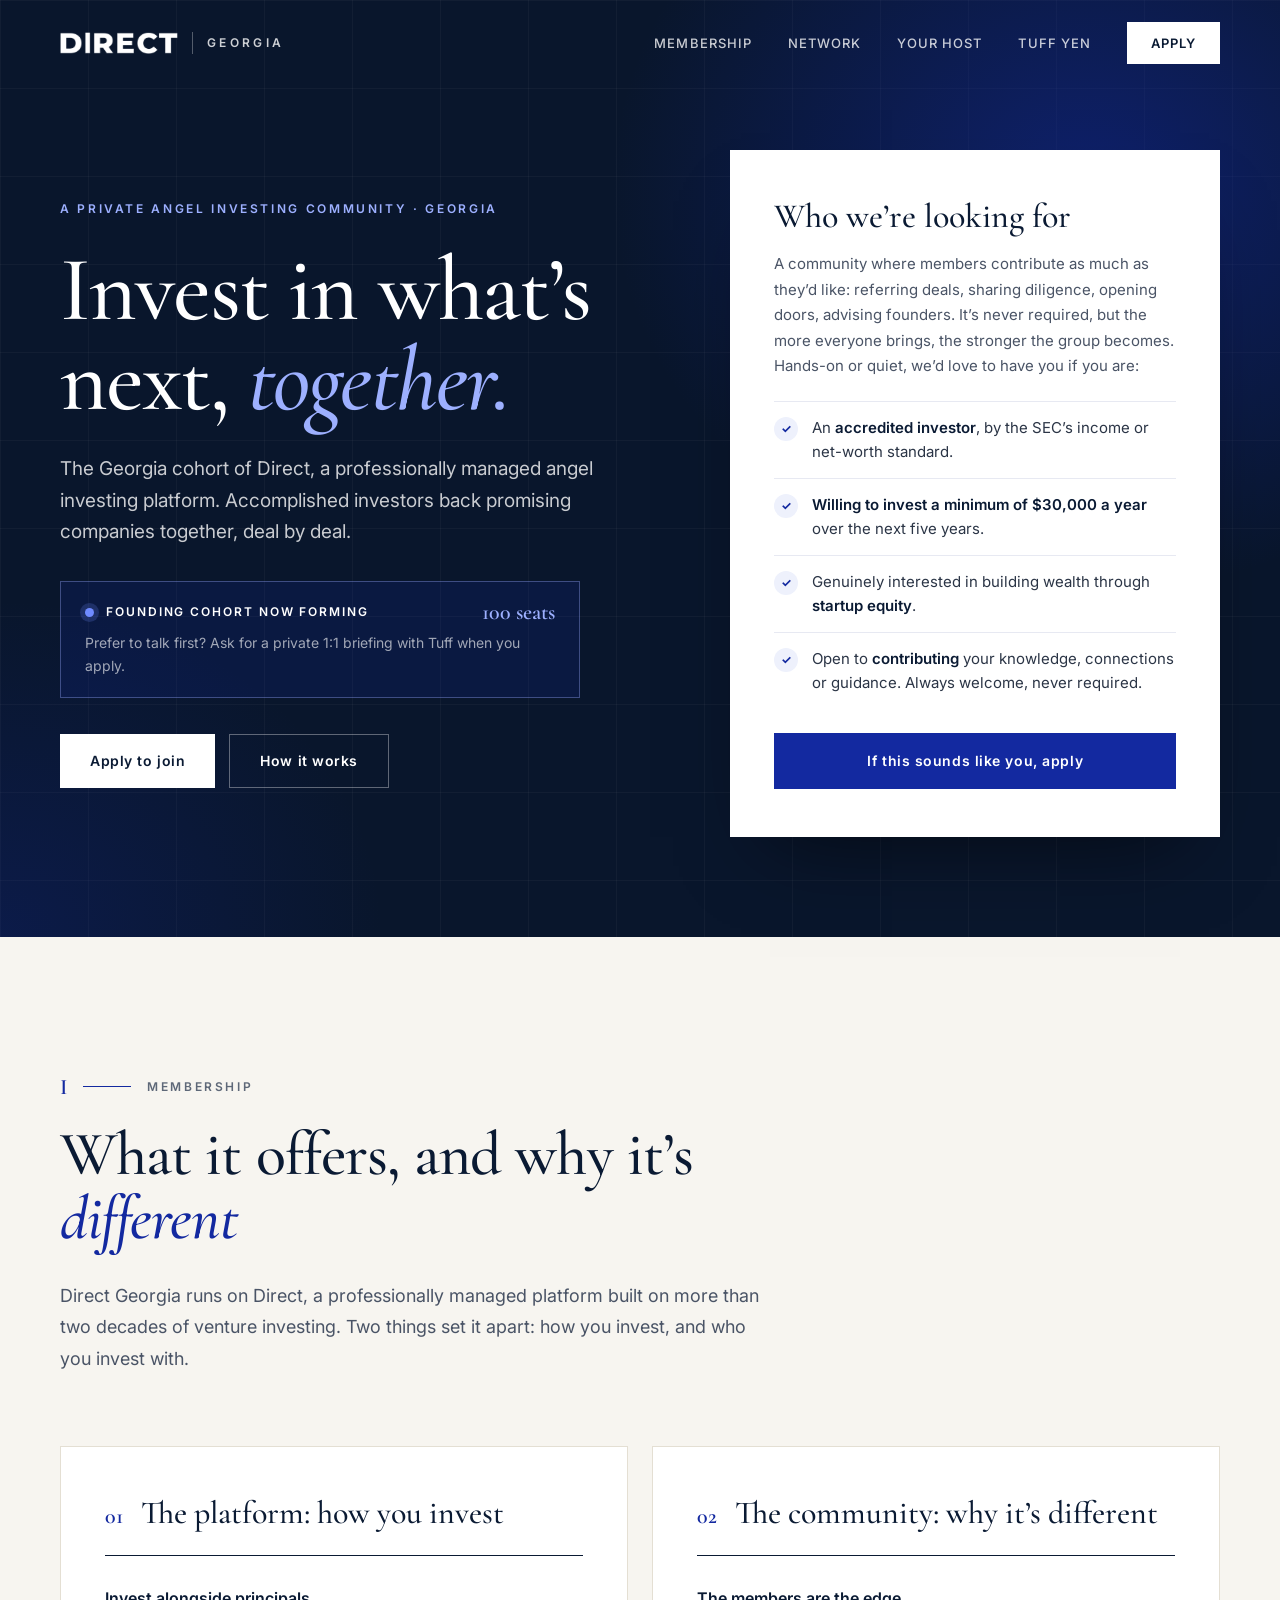
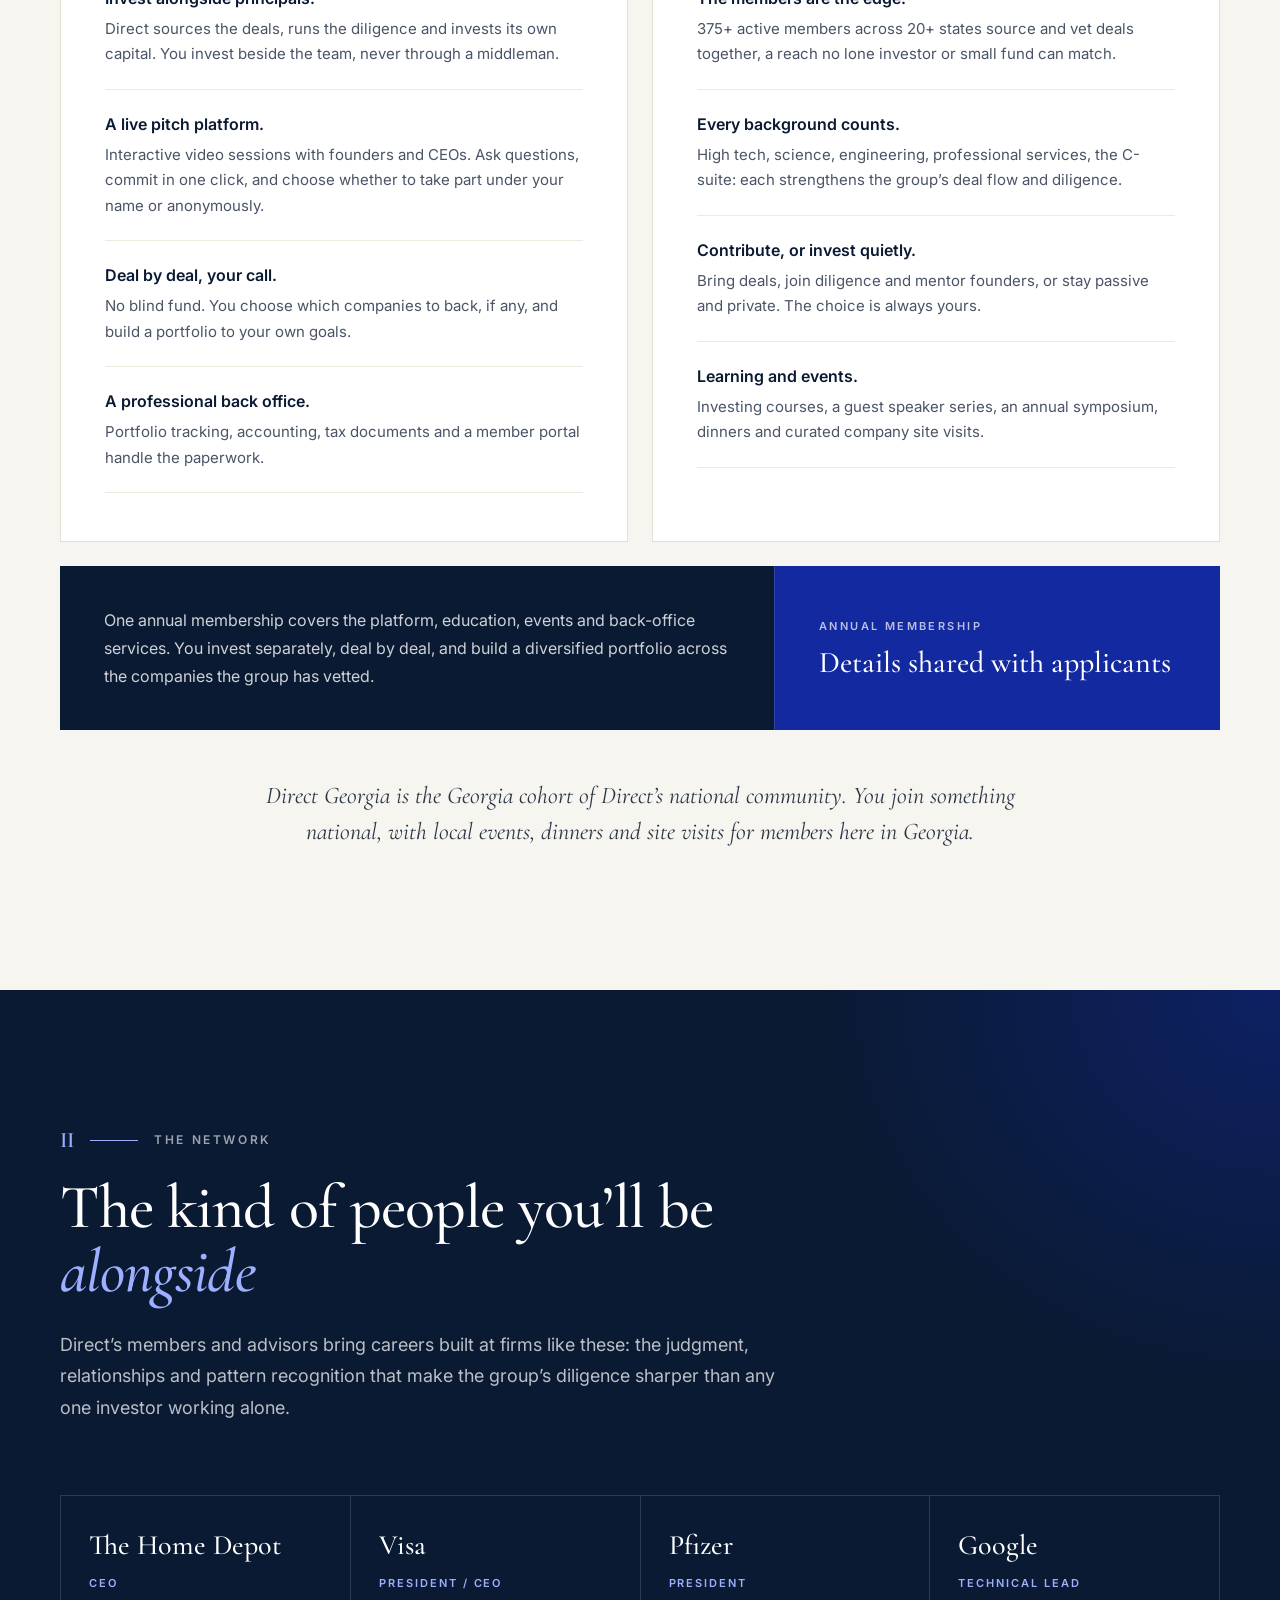
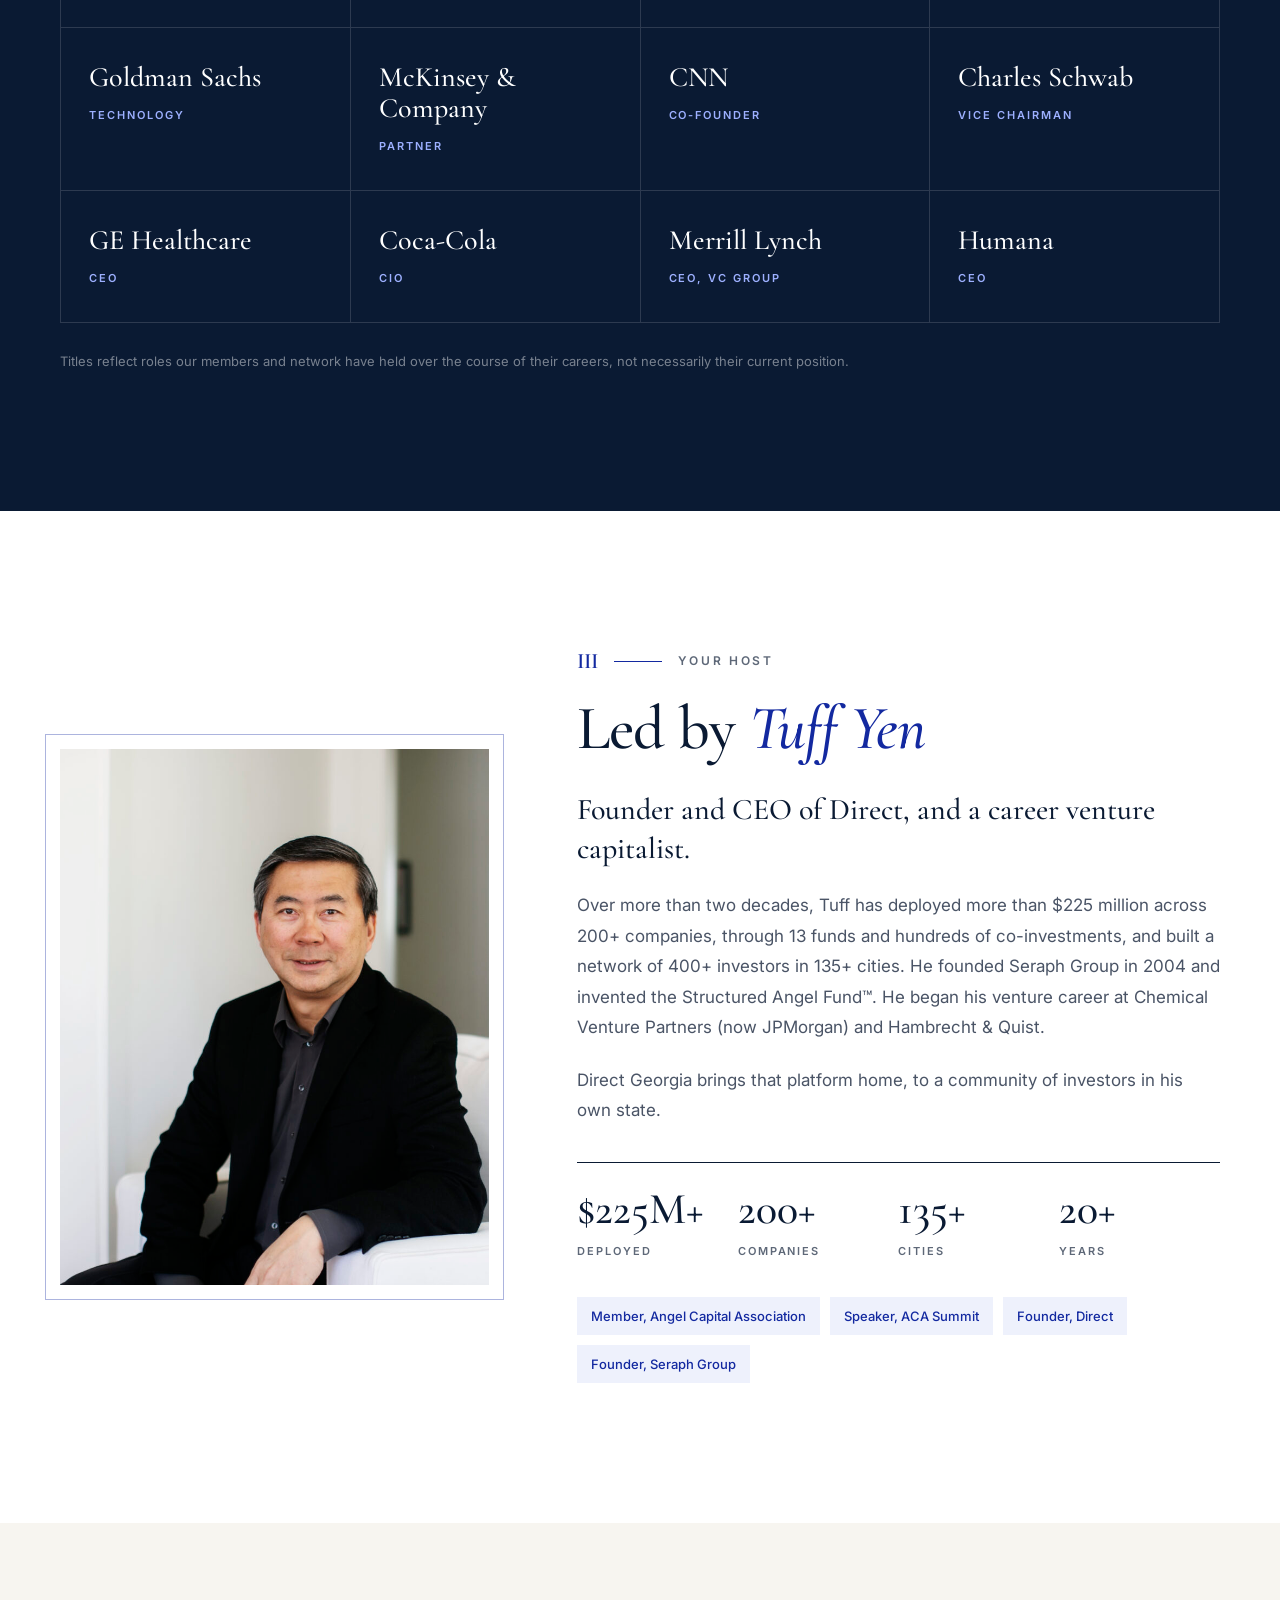
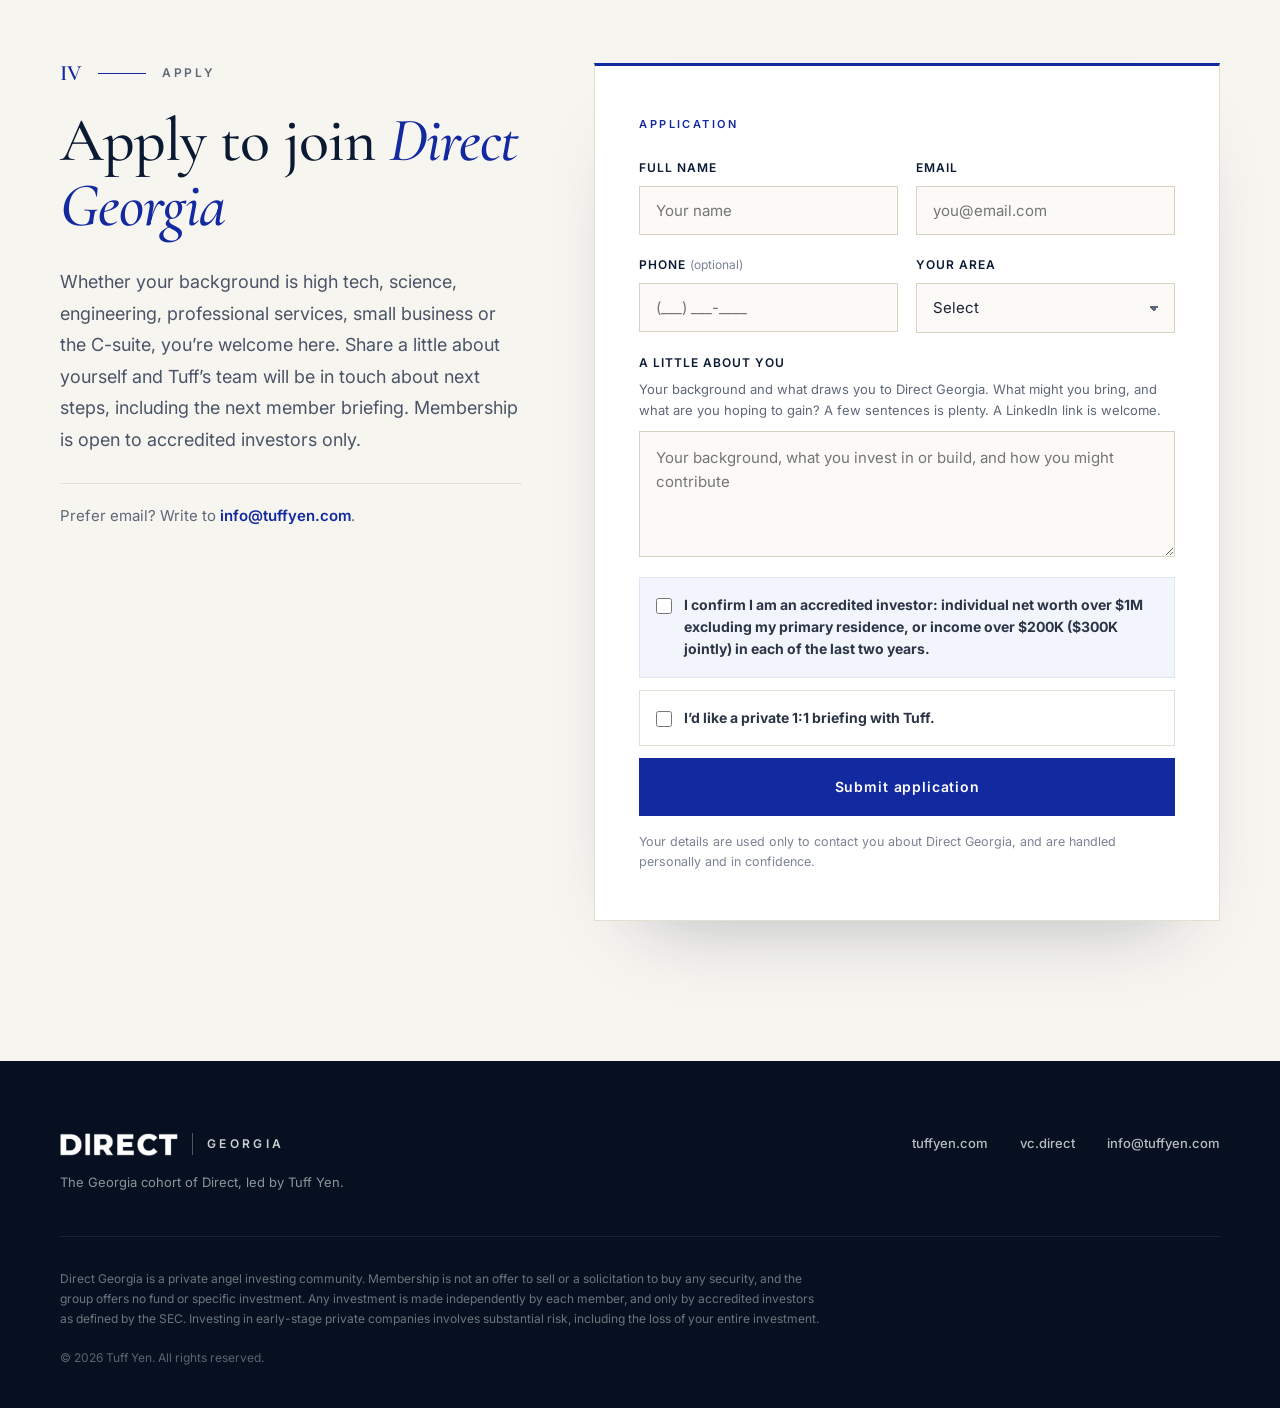
<file: directgeorgia/index.html>
<!DOCTYPE html>
<!-- tuffyen.com. Layout mirrors the Webflow build (site "Tuffyen.com"); edit there or here and keep both in sync. -->
<html lang="en"><head><meta charset="utf-8"/><title>Direct Georgia | A Private Angel Investing Community</title><meta content="The Georgia cohort of Direct. Accredited investors back promising companies together, deal by deal, led by Tuff Yen." name="description"/><meta content="Direct Georgia | A Private Angel Investing Community" property="og:title"/><meta content="The Georgia cohort of Direct. Accredited investors back promising companies together, deal by deal." property="og:description"/><meta content="Direct Georgia | A Private Angel Investing Community" name="twitter:title"/><meta content="The Georgia cohort of Direct. Accredited investors back promising companies together, deal by deal." name="twitter:description"/><meta property="og:type" content="website"/><meta content="summary_large_image" name="twitter:card"/><meta content="width=device-width, initial-scale=1" name="viewport"/><link href="../assets/site.css" rel="stylesheet" type="text/css"/><script type="text/javascript">!function(o,c){var n=c.documentElement,t=" w-mod-";n.className+=t+"js",("ontouchstart"in o||o.DocumentTouch&&c instanceof DocumentTouch)&&(n.className+=t+"touch")}(window,document);</script><link href="../assets/favicon.svg" rel="icon" type="image/svg+xml"/></head><body><div class="w-embed w-script"><link rel="preconnect" href="https://fonts.googleapis.com"><link rel="preconnect" href="https://fonts.gstatic.com" crossorigin><link href="https://fonts.googleapis.com/css2?family=Cormorant+Garamond:ital,wght@0,500;0,600;1,500;1,600&family=Inter:wght@400;500;600&display=swap" rel="stylesheet">
<style>
html{scroll-behavior:smooth}
body{margin:0;background:#F7F5F0;color:#1B2433;font-family:Inter,system-ui,sans-serif;-webkit-font-smoothing:antialiased;text-rendering:optimizeLegibility}
[id]{scroll-margin-top:84px}
.ty-nav.is-scrolled{background:rgba(9,22,44,.94);backdrop-filter:blur(10px);-webkit-backdrop-filter:blur(10px);border-bottom-color:rgba(255,255,255,.08);padding-top:14px;padding-bottom:14px}
html.ty-js [data-reveal]{opacity:0;transform:translateY(18px);transition:opacity .8s ease,transform .8s cubic-bezier(.2,.7,.2,1)}
html.ty-js [data-reveal].is-in{opacity:1;transform:none}
@media (max-width:991px){.ty-navlinks.is-open{display:flex}}
@media (prefers-reduced-motion:reduce){html.ty-js [data-reveal]{opacity:1;transform:none}}
</style>
<script>
document.documentElement.classList.add('ty-js');
document.addEventListener('DOMContentLoaded',function(){
 var nav=document.querySelector('.ty-nav');
 function onS(){if(nav)nav.classList.toggle('is-scrolled',window.scrollY>40)}
 onS();window.addEventListener('scroll',onS,{passive:true});
 var btn=document.querySelector('.ty-burger'),links=document.querySelector('.ty-navlinks');
 if(btn&&links){btn.addEventListener('click',function(){var o=links.classList.toggle('is-open');btn.setAttribute('aria-expanded',o)});links.addEventListener('click',function(e){if(e.target.closest('a')){links.classList.remove('is-open');btn.setAttribute('aria-expanded','false')}})}
 var els=document.querySelectorAll('[data-reveal]');
 if('IntersectionObserver' in window){var io=new IntersectionObserver(function(es){es.forEach(function(en){if(en.isIntersecting){en.target.classList.add('is-in');io.unobserve(en.target)}})},{threshold:.12});els.forEach(function(e){io.observe(e)});setTimeout(function(){els.forEach(function(e){e.classList.add('is-in')})},4000)}else{els.forEach(function(e){e.classList.add('is-in')})}
 /* Preselect area + personalize eyebrow from ?city= or ?utm_content= */
 var p=new URLSearchParams(location.search),raw=(p.get('city')||p.get('utm_content')||'').trim();
 if(raw){var pretty=raw.replace(/[-_]+/g,' ').replace(/\b\w/g,function(c){return c.toUpperCase()});var sel=document.getElementById('dgCity'),eb=document.querySelector('.dg-eyebrow');
  if(sel){for(var i=0;i<sel.options.length;i++){if(sel.options[i].text.toLowerCase()===pretty.toLowerCase()){sel.selectedIndex=i;if(eb)eb.textContent='A private angel investing community · '+sel.options[i].text+', Georgia'}}}}
 /* Formspree AJAX submit */
 var form=document.getElementById('dgForm');if(!form)return;
 var ok=document.getElementById('dgSuccess'),sb=document.getElementById('dgSubmit');
 form.addEventListener('submit',function(e){e.preventDefault();if(!form.checkValidity()){form.reportValidity();return}
  sb.disabled=true;sb.textContent='Submitting…';
  fetch(form.action,{method:'POST',body:new FormData(form),headers:{'Accept':'application/json'}}).then(function(r){if(r.ok){form.style.display='none';ok.style.display='block';ok.focus();ok.scrollIntoView({behavior:'smooth',block:'center'})}else{throw 0}}).catch(function(){alert('Something went wrong. Please try again or email info@tuffyen.com directly.');sb.disabled=false;sb.textContent='Submit application'})});
});
</script></div><nav class="ty-nav"><div class="ty-navin"><a href="#top" class="dg-brand w-inline-block"><img src="../assets/direct-wordmark-white.png" loading="lazy" alt="Direct" class="dg-navlogo"/><span class="dg-navsub">Georgia</span></a><div class="ty-navlinks"><a href="#membership" class="ty-navlink">Membership</a><a href="#network" class="ty-navlink">Network</a><a href="#host" class="ty-navlink">Your Host</a><a href="../" class="ty-navlink">Tuff Yen</a><a href="#apply" class="dg-navcta">Apply</a></div><a aria-label="Open menu" aria-expanded="false" href="#" class="ty-burger w-button"><span class="ty-burgerline"></span><span class="ty-burgerline"></span></a></div></nav><header id="top" class="dg-hero"><div class="dg-herogrid"><div><div class="dg-eyebrow">A private angel investing community · Georgia</div><h1 class="dg-h1">Invest in what’s next, <em class="dg-h1em">together.</em></h1><p class="dg-herosub">The Georgia cohort of Direct, a professionally managed angel investing platform. Accomplished investors back promising companies together, deal by deal.</p><div class="dg-callout"><div class="dg-callrow"><span class="dg-livedot"></span><span class="dg-callk">Founding cohort now forming</span><span class="dg-callv">100 seats</span></div><div class="dg-callnote">Prefer to talk first? Ask for a private 1:1 briefing with Tuff when you apply.</div></div><div class="ty-ctas"><a href="#apply" class="dg-btnwhite">Apply to join</a><a href="#membership" class="ty-btnghost">How it works</a></div></div><div class="dg-who"><div class="dg-wholabel">Who we’re looking for</div><p class="dg-wholead">A community where members contribute as much as they’d like: referring deals, sharing diligence, opening doors, advising founders. It’s never required, but the more everyone brings, the stronger the group becomes. Hands-on or quiet, we’d love to have you if you are:</p><div class="dg-crit"><span class="dg-check">✓</span><span class="dg-crittext">An <strong class="dg-strong">accredited investor</strong>, by the SEC’s income or net-worth standard.</span></div><div class="dg-crit"><span class="dg-check">✓</span><span class="dg-crittext"><strong class="dg-strong">Willing to invest a minimum of $30,000 a year</strong> over the next five years.</span></div><div class="dg-crit"><span class="dg-check">✓</span><span class="dg-crittext">Genuinely interested in building wealth through <strong class="dg-strong">startup equity</strong>.</span></div><div class="dg-crit"><span class="dg-check">✓</span><span class="dg-crittext">Open to <strong class="dg-strong">contributing</strong> your knowledge, connections or guidance. Always welcome, never required.</span></div><a href="#apply" class="dg-btnblue">If this sounds like you, apply</a></div></div></header><section id="membership" class="ty-sec"><div class="ty-wrap"><div data-reveal="" class="ty-sechead"><div class="ty-kicker"><span class="dg-kicknum">I</span><span class="dg-kickrule"></span><span class="ty-kicktext">Membership</span></div><h2 class="ty-h2">What it offers, and why it’s <em class="dg-em">different</em></h2><p class="ty-intro">Direct Georgia runs on Direct, a professionally managed platform built on more than two decades of venture investing. Two things set it apart: how you invest, and who you invest with.</p></div><div data-reveal="" class="dg-cols"><div class="dg-col"><div class="dg-colhead"><span class="dg-colnum">01</span><h3 class="dg-colh">The platform: how you invest</h3></div><div class="dg-item"><h4 class="dg-itemh">Invest alongside principals.</h4><p class="dg-itemp">Direct sources the deals, runs the diligence and invests its own capital. You invest beside the team, never through a middleman.</p></div><div class="dg-item"><h4 class="dg-itemh">A live pitch platform.</h4><p class="dg-itemp">Interactive video sessions with founders and CEOs. Ask questions, commit in one click, and choose whether to take part under your name or anonymously.</p></div><div class="dg-item"><h4 class="dg-itemh">Deal by deal, your call.</h4><p class="dg-itemp">No blind fund. You choose which companies to back, if any, and build a portfolio to your own goals.</p></div><div class="dg-item"><h4 class="dg-itemh">A professional back office.</h4><p class="dg-itemp">Portfolio tracking, accounting, tax documents and a member portal handle the paperwork.</p></div></div><div class="dg-col"><div class="dg-colhead"><span class="dg-colnum">02</span><h3 class="dg-colh">The community: why it’s different</h3></div><div class="dg-item"><h4 class="dg-itemh">The members are the edge.</h4><p class="dg-itemp">375+ active members across 20+ states source and vet deals together, a reach no lone investor or small fund can match.</p></div><div class="dg-item"><h4 class="dg-itemh">Every background counts.</h4><p class="dg-itemp">High tech, science, engineering, professional services, the C-suite: each strengthens the group’s deal flow and diligence.</p></div><div class="dg-item"><h4 class="dg-itemh">Contribute, or invest quietly.</h4><p class="dg-itemp">Bring deals, join diligence and mentor founders, or stay passive and private. The choice is always yours.</p></div><div class="dg-item"><h4 class="dg-itemh">Learning and events.</h4><p class="dg-itemp">Investing courses, a guest speaker series, an annual symposium, dinners and curated company site visits.</p></div></div></div><div data-reveal="" class="dg-bar"><div class="dg-bartext">One annual membership covers the platform, education, events and back-office services. You invest separately, deal by deal, and build a diversified portfolio across the companies the group has vetted.</div><div class="dg-barside"><div class="dg-bark">Annual membership</div><div class="dg-barv">Details shared with applicants</div></div></div><p data-reveal="" class="dg-local">Direct Georgia is the Georgia cohort of Direct’s national community. You join something national, with local events, dinners and site visits for members here in Georgia.</p></div></section><section id="network" class="dg-netsec"><div class="ty-wrap"><div data-reveal="" class="ty-sechead"><div class="ty-kicker"><span class="dg-kicknumlight">II</span><span class="dg-kickrulelight"></span><span class="ty-kicktextlight">The Network</span></div><h2 class="ty-h2light">The kind of people you’ll be <em class="dg-emlight">alongside</em></h2><p class="dg-introlight">Direct’s members and advisors bring careers built at firms like these: the judgment, relationships and pattern recognition that make the group’s diligence sharper than any one investor working alone.</p></div><div data-reveal="" class="dg-netgrid"><div class="dg-net"><div class="dg-netname">The Home Depot</div><div class="dg-netrole">CEO</div></div><div class="dg-net"><div class="dg-netname">Visa</div><div class="dg-netrole">President / CEO</div></div><div class="dg-net"><div class="dg-netname">Pfizer</div><div class="dg-netrole">President</div></div><div class="dg-net"><div class="dg-netname">Google</div><div class="dg-netrole">Technical Lead</div></div><div class="dg-net"><div class="dg-netname">Goldman Sachs</div><div class="dg-netrole">Technology</div></div><div class="dg-net"><div class="dg-netname">McKinsey &amp; Company</div><div class="dg-netrole">Partner</div></div><div class="dg-net"><div class="dg-netname">CNN</div><div class="dg-netrole">Co-Founder</div></div><div class="dg-net"><div class="dg-netname">Charles Schwab</div><div class="dg-netrole">Vice Chairman</div></div><div class="dg-net"><div class="dg-netname">GE Healthcare</div><div class="dg-netrole">CEO</div></div><div class="dg-net"><div class="dg-netname">Coca-Cola</div><div class="dg-netrole">CIO</div></div><div class="dg-net"><div class="dg-netname">Merrill Lynch</div><div class="dg-netrole">CEO, VC Group</div></div><div class="dg-net"><div class="dg-netname">Humana</div><div class="dg-netrole">CEO</div></div></div><p class="dg-netnote">Titles reflect roles our members and network have held over the course of their careers, not necessarily their current position.</p></div></section><section id="host" class="ty-secwhite"><div class="ty-wrap"><div class="dg-hostgrid"><div data-reveal="" class="dg-hostfig"><div class="dg-hostframe"><img src="../assets/tuff-yen-portrait.jpg" loading="lazy" alt="Tuff Yen, founder of Direct" class="ty-portrait"/></div></div><div data-reveal=""><div class="ty-kicker"><span class="dg-kicknum">III</span><span class="dg-kickrule"></span><span class="ty-kicktext">Your Host</span></div><h2 class="ty-h2">Led by <em class="dg-em">Tuff Yen</em></h2><p class="dg-hostlead">Founder and CEO of Direct, and a career venture capitalist.</p><p class="ty-bodyp">Over more than two decades, Tuff has deployed more than $225 million across 200+ companies, through 13 funds and hundreds of co-investments, and built a network of 400+ investors in 135+ cities. He founded Seraph Group in 2004 and invented the Structured Angel Fund™. He began his venture career at Chemical Venture Partners (now JPMorgan) and Hambrecht &amp; Quist.</p><p class="ty-bodyp">Direct Georgia brings that platform home, to a community of investors in his own state.</p><div class="dg-facts"><div class="dg-fact"><div class="dg-factv">$225M+</div><div class="dg-factk">Deployed</div></div><div class="dg-fact"><div class="dg-factv">200+</div><div class="dg-factk">Companies</div></div><div class="dg-fact"><div class="dg-factv">135+</div><div class="dg-factk">Cities</div></div><div class="dg-fact"><div class="dg-factv">20+</div><div class="dg-factk">Years</div></div></div><div class="dg-creds"><span class="dg-cred">Member, Angel Capital Association</span><span class="dg-cred">Speaker, ACA Summit</span><span class="dg-cred">Founder, Direct</span><span class="dg-cred">Founder, Seraph Group</span></div></div></div></div></section><section id="apply" class="ty-sec"><div class="ty-wrap"><div class="dg-applygrid"><div data-reveal="" class="dg-applycopy"><div class="ty-kicker"><span class="dg-kicknum">IV</span><span class="dg-kickrule"></span><span class="ty-kicktext">Apply</span></div><h2 class="ty-h2">Apply to join <em class="dg-em">Direct Georgia</em></h2><p class="ty-intro">Whether your background is high tech, science, engineering, professional services, small business or the C-suite, you’re welcome here. Share a little about yourself and Tuff’s team will be in touch about next steps, including the next member briefing. Membership is open to accredited investors only.</p><div class="dg-applynote">Prefer email? Write to <a href="mailto:info@tuffyen.com" class="dg-inlinelink">info@tuffyen.com</a>.</div></div><div data-reveal="" class="dg-formcard"><div class="dg-formlabel">Application</div><div class="w-embed"><style>
.dgf-row{display:grid;grid-template-columns:1fr 1fr;gap:18px}
.dgf-g{display:flex;flex-direction:column;margin-bottom:20px}
.dgf-l{font-family:Inter,sans-serif;font-size:12px;font-weight:600;letter-spacing:.08em;text-transform:uppercase;color:#0A1A33;margin-bottom:8px}
.dgf-opt{font-weight:400;text-transform:none;letter-spacing:0;color:#7A8394}
.dgf-help{font-family:Inter,sans-serif;font-size:13px;line-height:1.6;color:#5E6878;margin:-2px 0 10px}
.dgf-i{font-family:Inter,sans-serif;font-size:15px;color:#1B2433;background:#FBFAF7;border:1px solid #D9D2C2;border-radius:0;padding:14px 16px;width:100%;box-sizing:border-box;transition:border-color .2s,background .2s;-webkit-appearance:none;appearance:none}
.dgf-i:focus{outline:none;border-color:#1329A0;background:#fff;box-shadow:0 0 0 3px rgba(19,41,160,.12)}
select.dgf-i{background-image:linear-gradient(45deg,transparent 50%,#5E6878 50%),linear-gradient(135deg,#5E6878 50%,transparent 50%);background-position:calc(100% - 20px) 50%,calc(100% - 15px) 50%;background-size:5px 5px;background-repeat:no-repeat;padding-right:40px}
textarea.dgf-i{resize:vertical;min-height:120px;line-height:1.6}
.dgf-chk{display:flex;gap:12px;align-items:flex-start;font-family:Inter,sans-serif;font-size:14px;line-height:1.6;color:#2B3546;padding:16px;background:#F3F5FC;border:1px solid #E1E6F7;margin-bottom:12px;cursor:pointer}
.dgf-chk input{margin-top:4px;width:16px;height:16px;accent-color:#1329A0;flex:0 0 auto}
.dgf-chk2{background:transparent;border-color:#E4DFD3}
.dgf-sub{display:block;width:100%;margin-top:10px;font-family:Inter,sans-serif;font-size:14px;font-weight:600;letter-spacing:.06em;color:#fff;background:#1329A0;border:0;padding:19px 24px;cursor:pointer;transition:background .2s}
.dgf-sub:hover{background:#0A1A33}.dgf-sub:disabled{opacity:.6;cursor:wait}
.dgf-priv{font-family:Inter,sans-serif;font-size:12.5px;line-height:1.6;color:#7A8394;margin:16px 0 0}
#dgSuccess{display:none;text-align:center;padding:24px 8px;outline:none}
.dgf-okic{width:56px;height:56px;border-radius:50%;background:#EEF1FC;color:#1329A0;display:flex;align-items:center;justify-content:center;font-size:24px;margin:0 auto 20px}
.dgf-okh{font-family:'Cormorant Garamond',Georgia,serif;font-size:36px;font-weight:500;color:#0A1A33;margin:0 0 12px}
.dgf-okp{font-family:Inter,sans-serif;font-size:15px;line-height:1.7;color:#4A5466;margin:0 auto;max-width:420px}
@media (max-width:767px){.dgf-row{grid-template-columns:1fr;gap:0}}
</style>
<form id="dgForm" action="https://formspree.io/f/mzepenvr" method="POST">
<input type="hidden" name="group" value="Direct Georgia">
<input type="hidden" name="_subject" value="Direct Georgia: new application">
<div class="dgf-row">
<div class="dgf-g"><label class="dgf-l" for="dgName">Full name</label><input class="dgf-i" id="dgName" name="name" type="text" placeholder="Your name" autocomplete="name" required></div>
<div class="dgf-g"><label class="dgf-l" for="dgEmail">Email</label><input class="dgf-i" id="dgEmail" name="email" type="email" placeholder="you@email.com" autocomplete="email" required></div>
</div>
<div class="dgf-row">
<div class="dgf-g"><label class="dgf-l" for="dgPhone">Phone <span class="dgf-opt">(optional)</span></label><input class="dgf-i" id="dgPhone" name="phone" type="tel" placeholder="(___) ___-____" autocomplete="tel"></div>
<div class="dgf-g"><label class="dgf-l" for="dgCity">Your area</label><select class="dgf-i" id="dgCity" name="city" required><option value="" disabled selected>Select</option><option>Johns Creek</option><option>Buckhead</option><option>Sandy Springs</option><option>Dunwoody</option><option>Roswell</option><option>Other (Georgia)</option><option>Outside Georgia</option></select></div>
</div>
<div class="dgf-g"><label class="dgf-l" for="dgAbout">A little about you</label><p class="dgf-help">Your background and what draws you to Direct Georgia. What might you bring, and what are you hoping to gain? A few sentences is plenty. A LinkedIn link is welcome.</p><textarea class="dgf-i" id="dgAbout" name="about_you" rows="4" placeholder="Your background, what you invest in or build, and how you might contribute"></textarea></div>
<label class="dgf-chk" for="dgAcc"><input type="checkbox" id="dgAcc" name="accredited_confirmation" value="Confirmed accredited investor" required><span>I confirm I am an <b>accredited investor</b>: individual net worth over $1M excluding my primary residence, or income over $200K ($300K jointly) in each of the last two years.</span></label>
<label class="dgf-chk dgf-chk2" for="dg121"><input type="checkbox" id="dg121" name="one_to_one" value="Prefers a private 1:1"><span>I&rsquo;d like a private 1:1 briefing with Tuff.</span></label>
<button type="submit" class="dgf-sub" id="dgSubmit">Submit application</button>
<p class="dgf-priv">Your details are used only to contact you about Direct Georgia, and are handled personally and in confidence.</p>
</form>
<div id="dgSuccess" role="status" aria-live="polite" tabindex="-1"><div class="dgf-okic">&#10003;</div><h3 class="dgf-okh">Application received</h3><p class="dgf-okp">Thank you. Tuff&rsquo;s team reviews every application personally and will be in touch within a few business days about next steps.</p></div></div></div></div></div></section><footer class="ty-footer"><div class="ty-wrap"><div class="ty-footgrid"><div class="ty-footbrand"><div class="dg-brand"><img src="../assets/direct-wordmark-white.png" loading="lazy" alt="Direct" class="dg-navlogo"/><span class="dg-navsub">Georgia</span></div><div class="ty-foottag">The Georgia cohort of Direct, led by Tuff Yen.</div></div><div class="ty-footlinks"><a href="../" class="ty-footlink">tuffyen.com</a><a href="https://vc.direct" rel="noopener" class="ty-footlink">vc.direct</a><a href="mailto:info@tuffyen.com" class="ty-footlink">info@tuffyen.com</a></div></div><div class="ty-disclaimer">Direct Georgia is a private angel investing community. Membership is not an offer to sell or a solicitation to buy any security, and the group offers no fund or specific investment. Any investment is made independently by each member, and only by accredited investors as defined by the SEC. Investing in early-stage private companies involves substantial risk, including the loss of your entire investment.</div><div class="ty-copy">© 2026 Tuff Yen. All rights reserved.</div></div></footer></body></html>
</file>
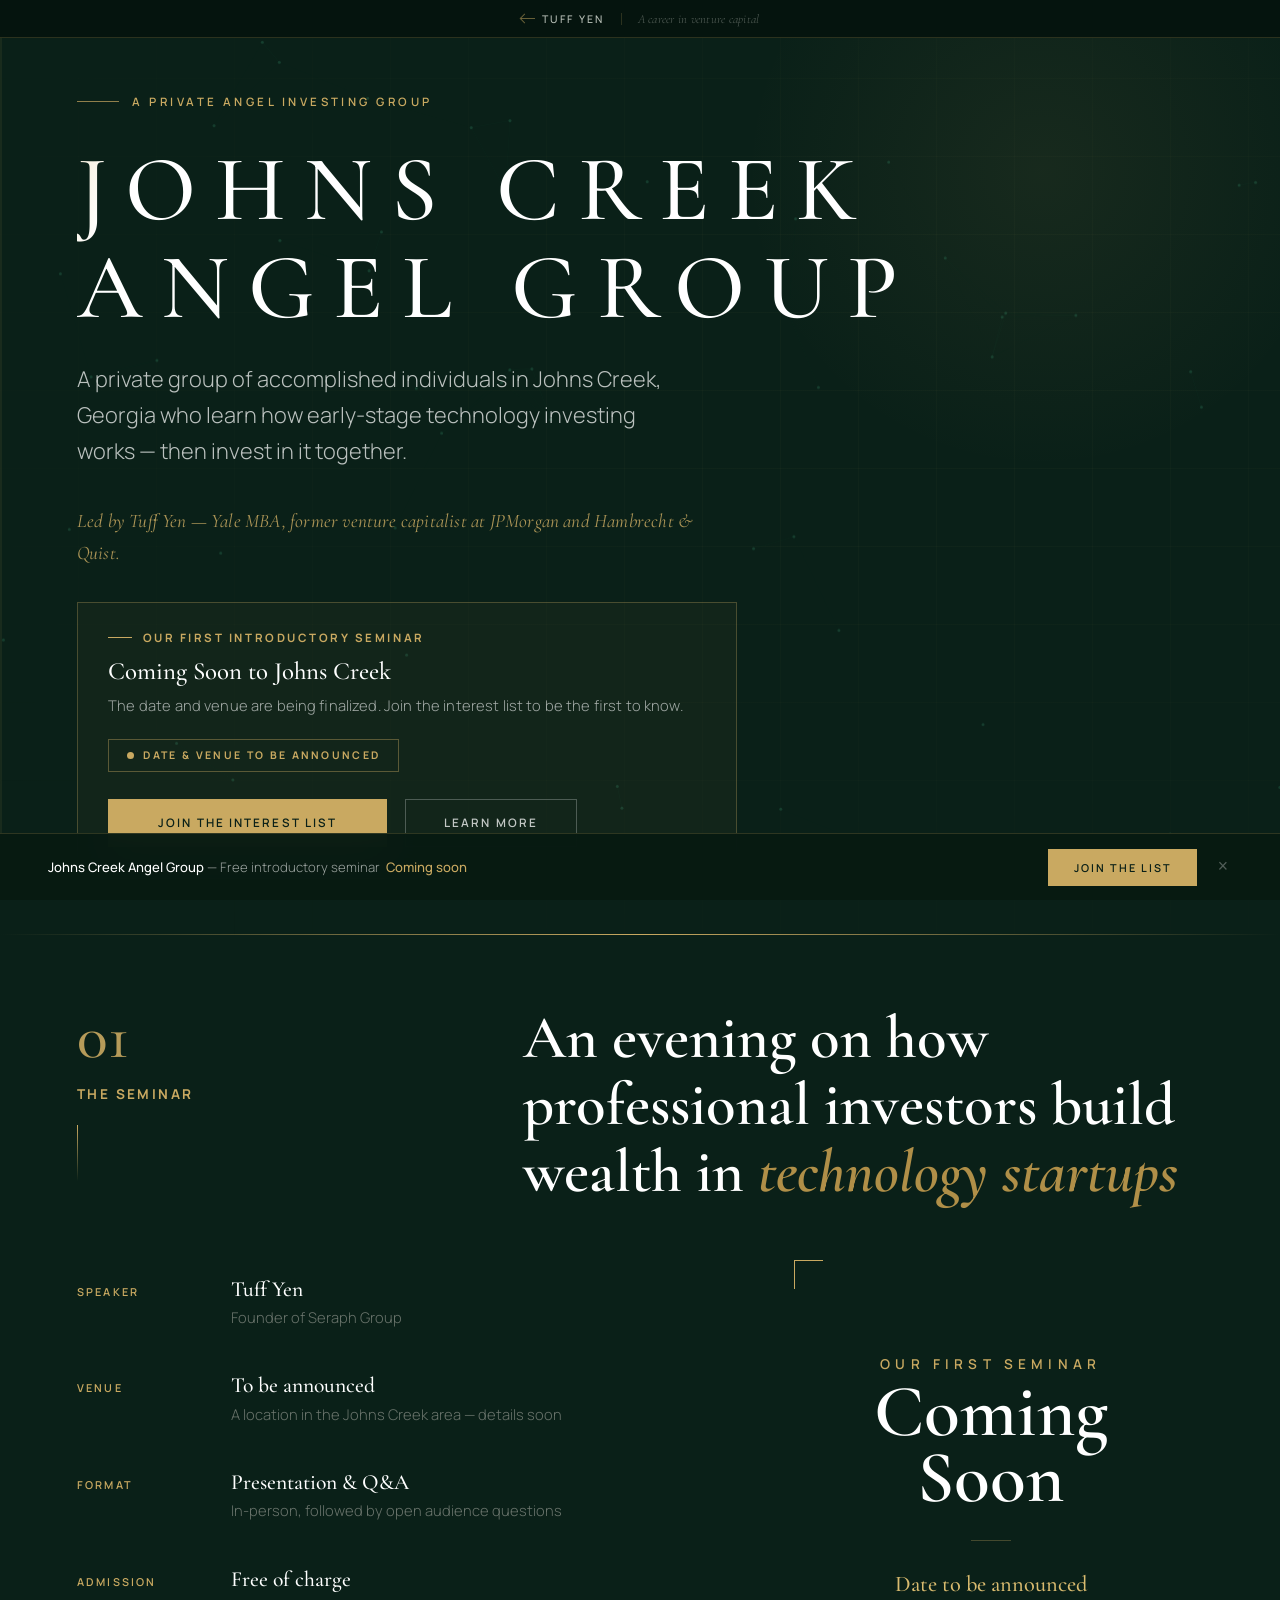
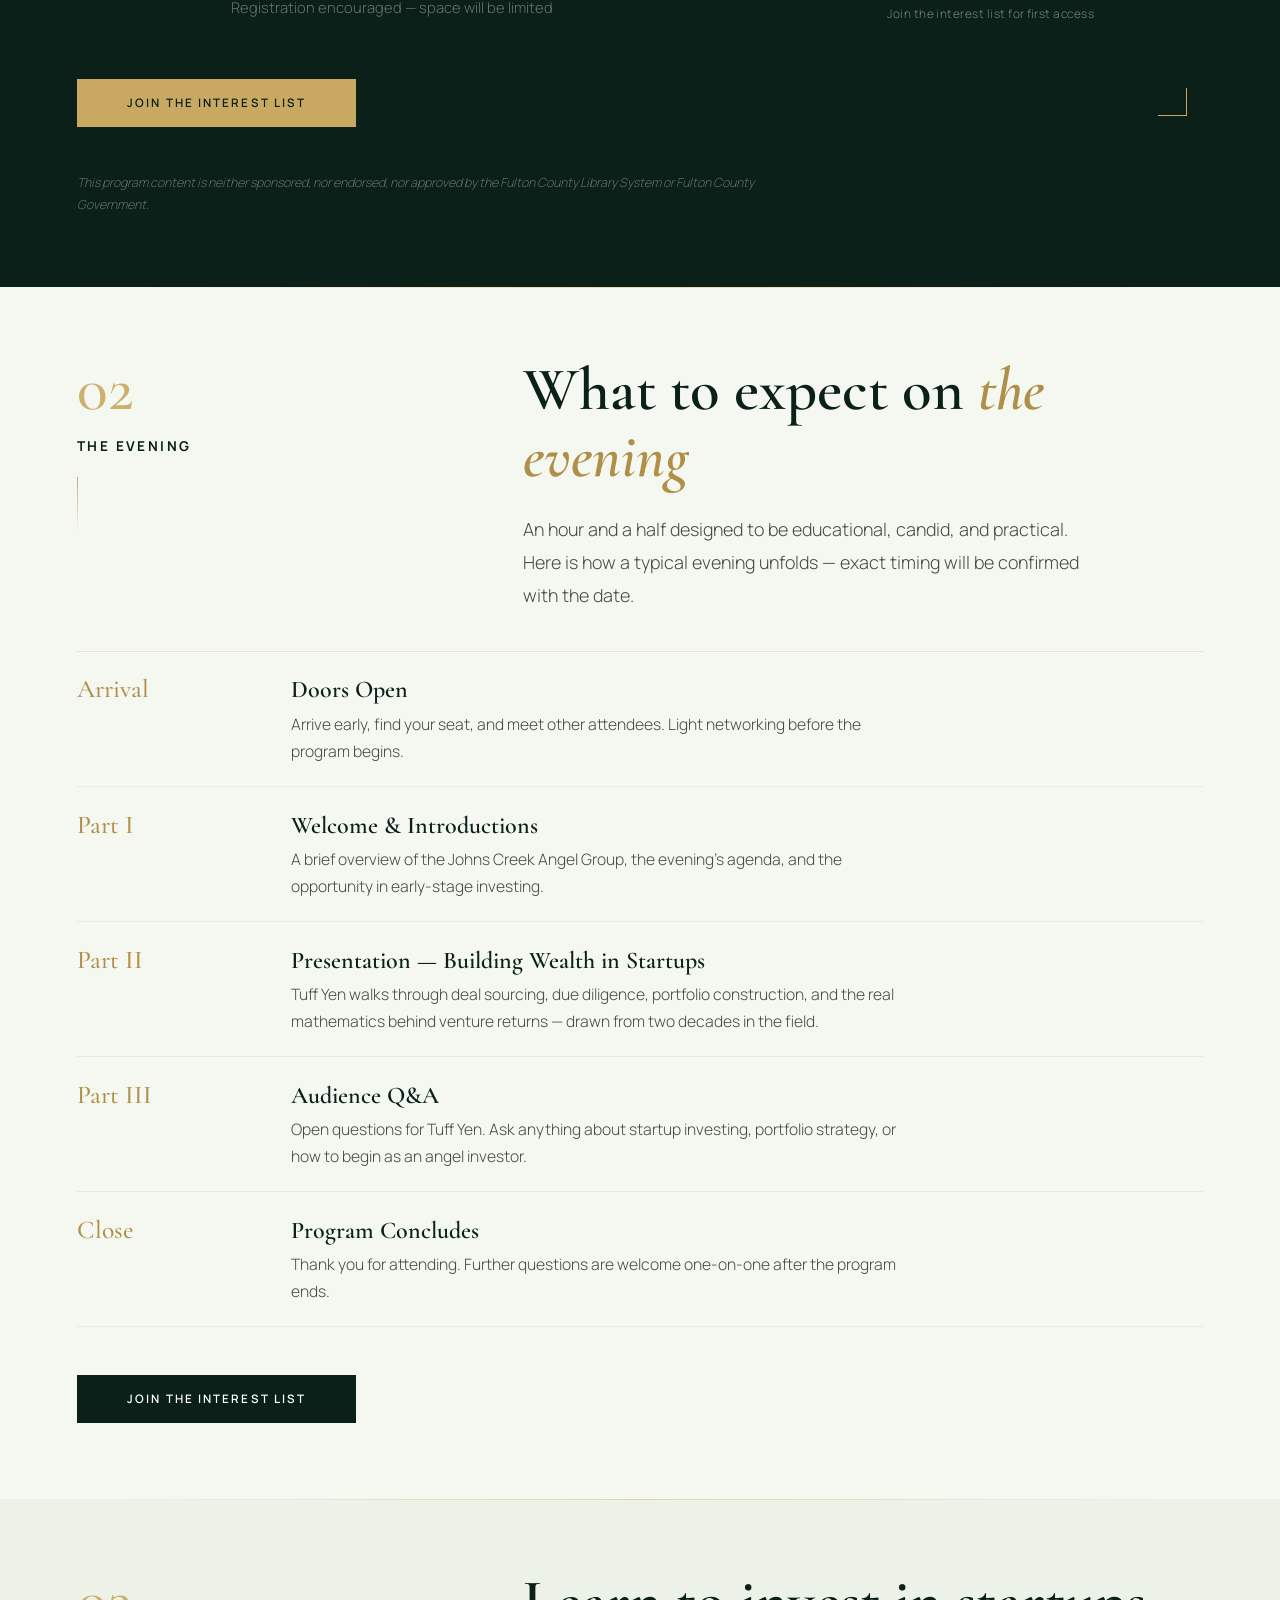
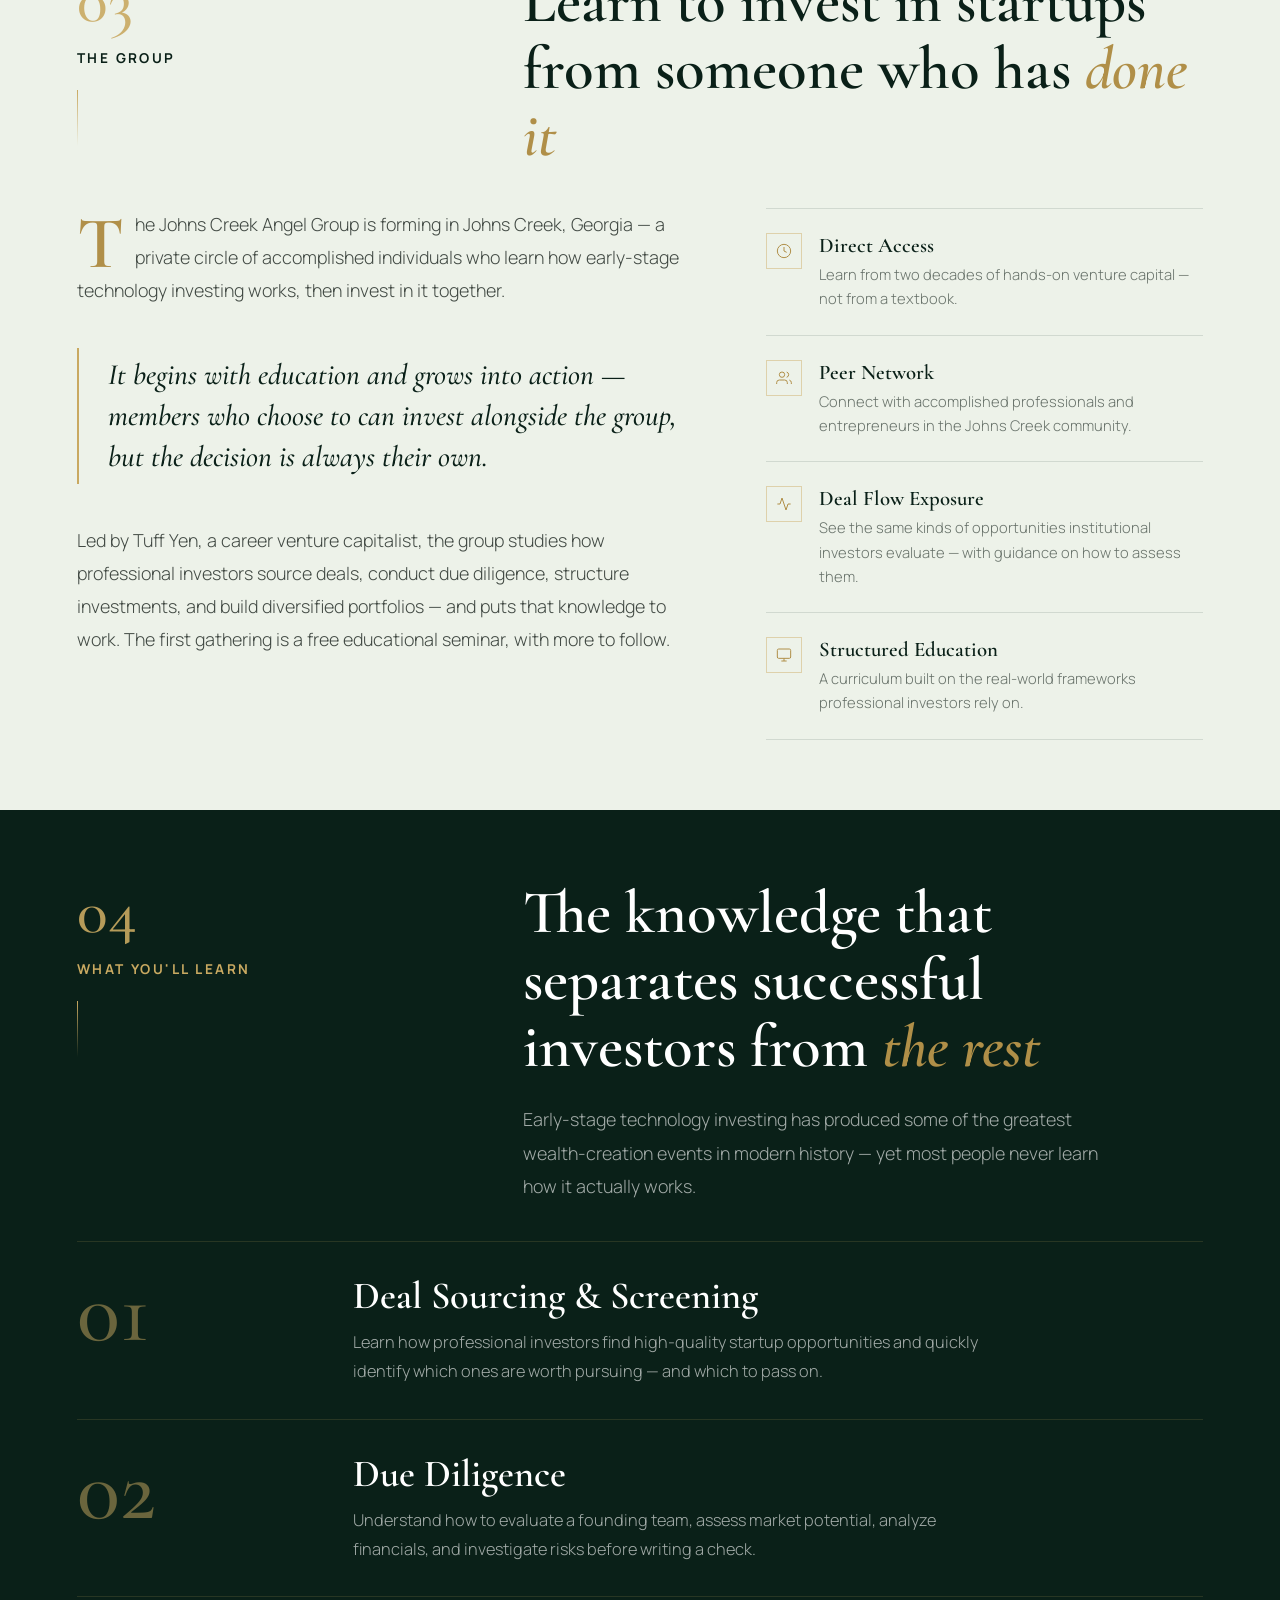
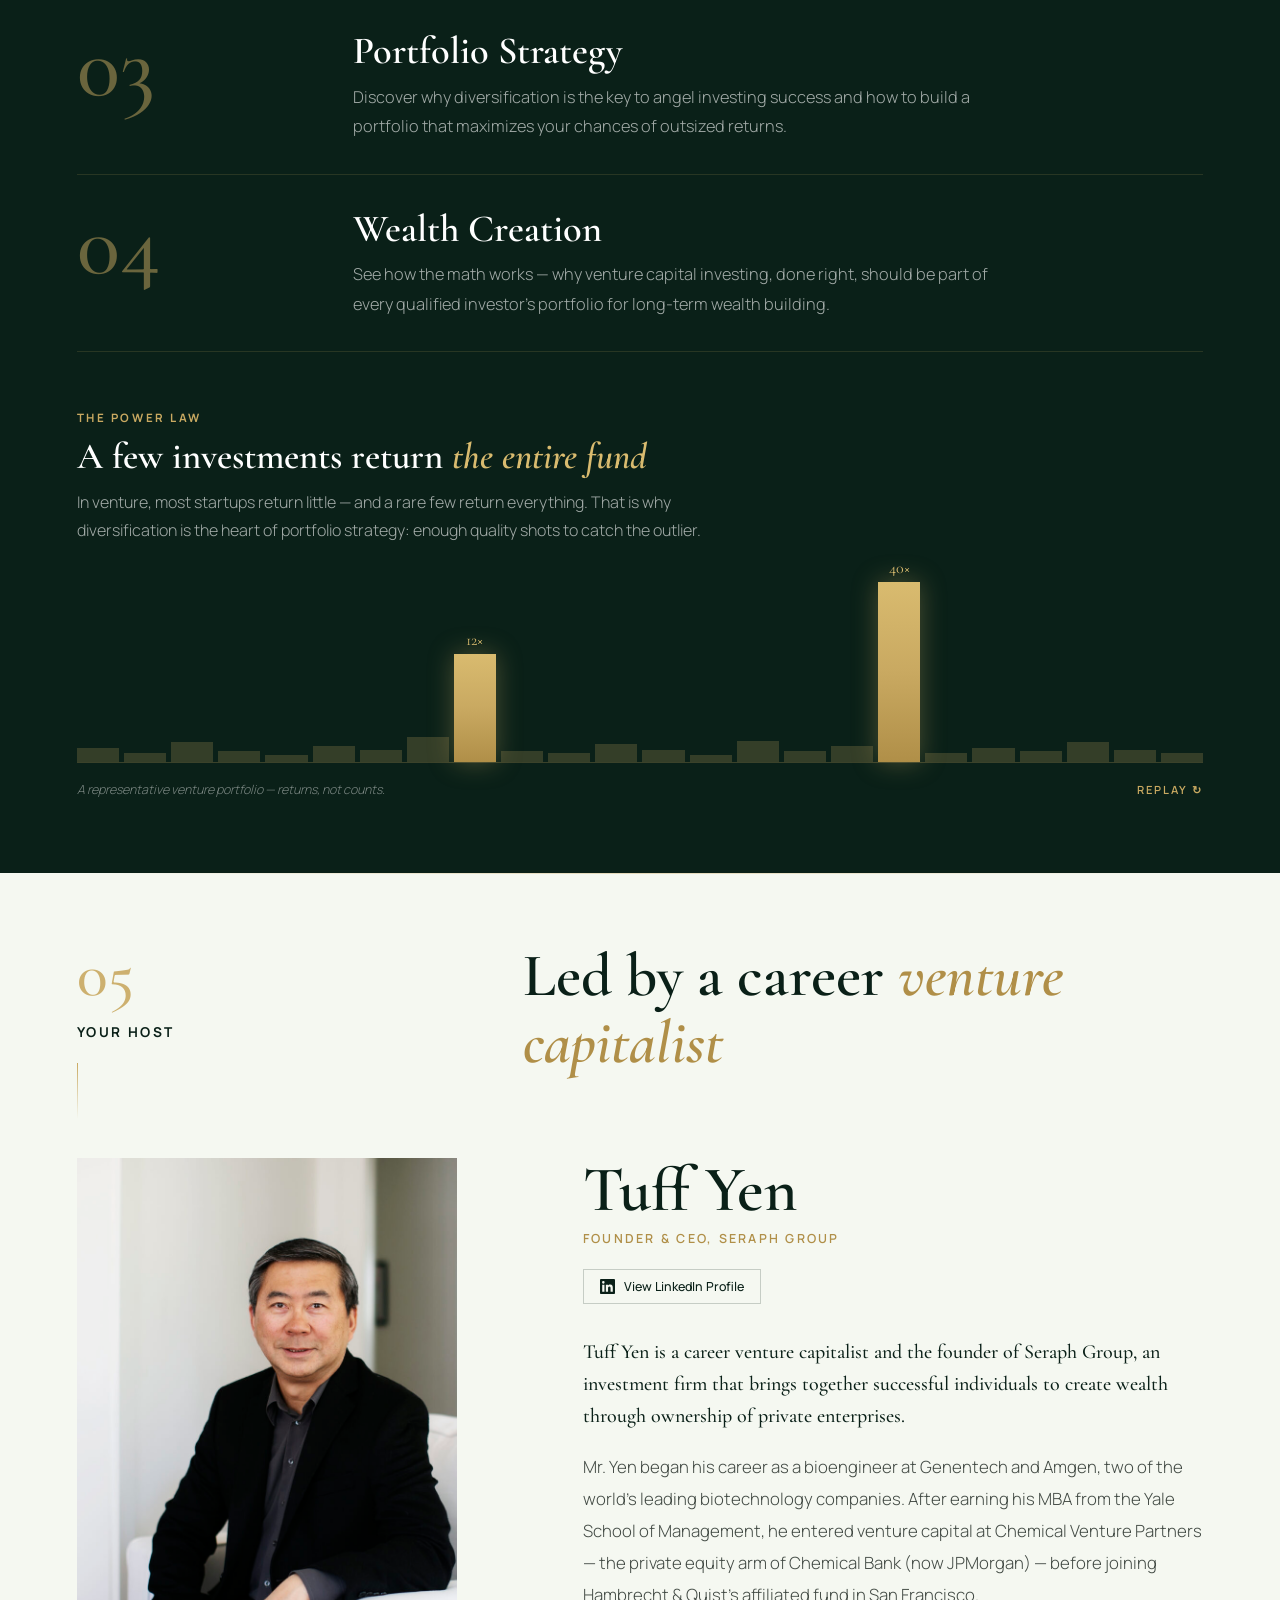
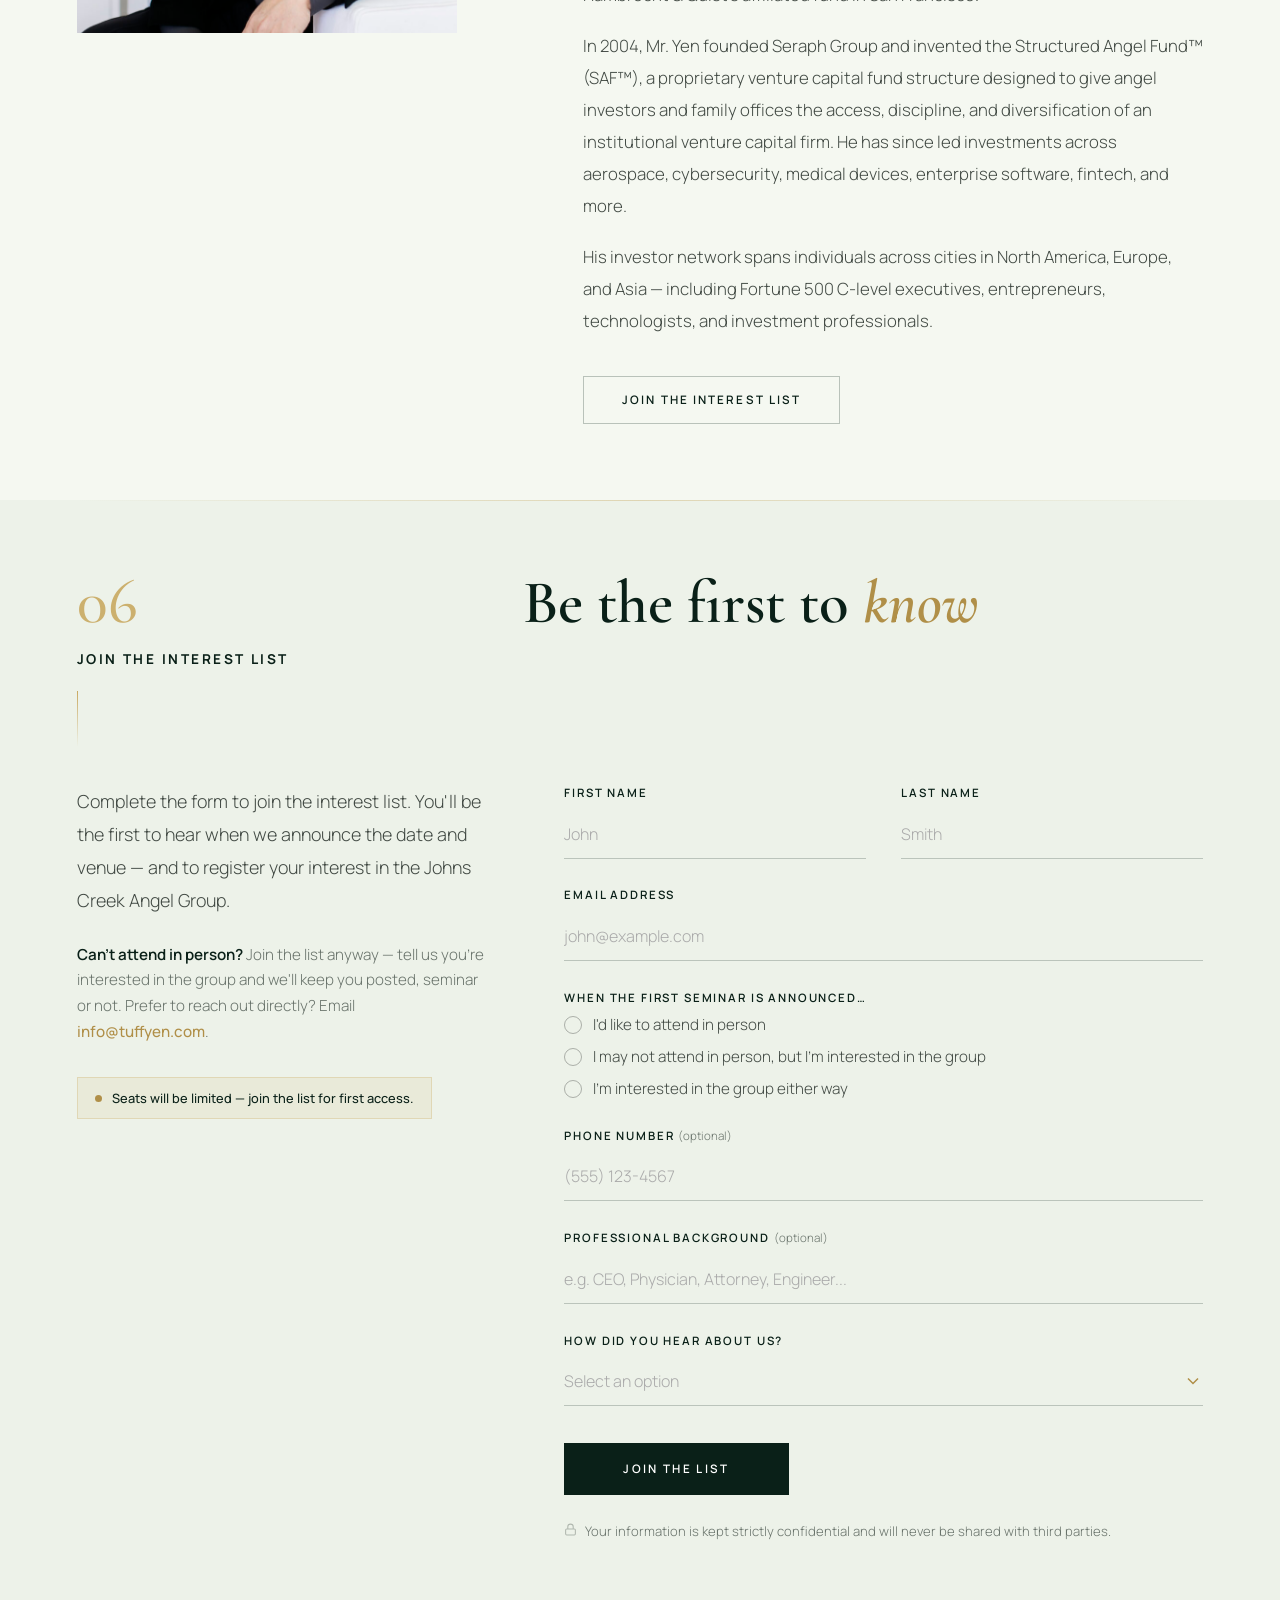
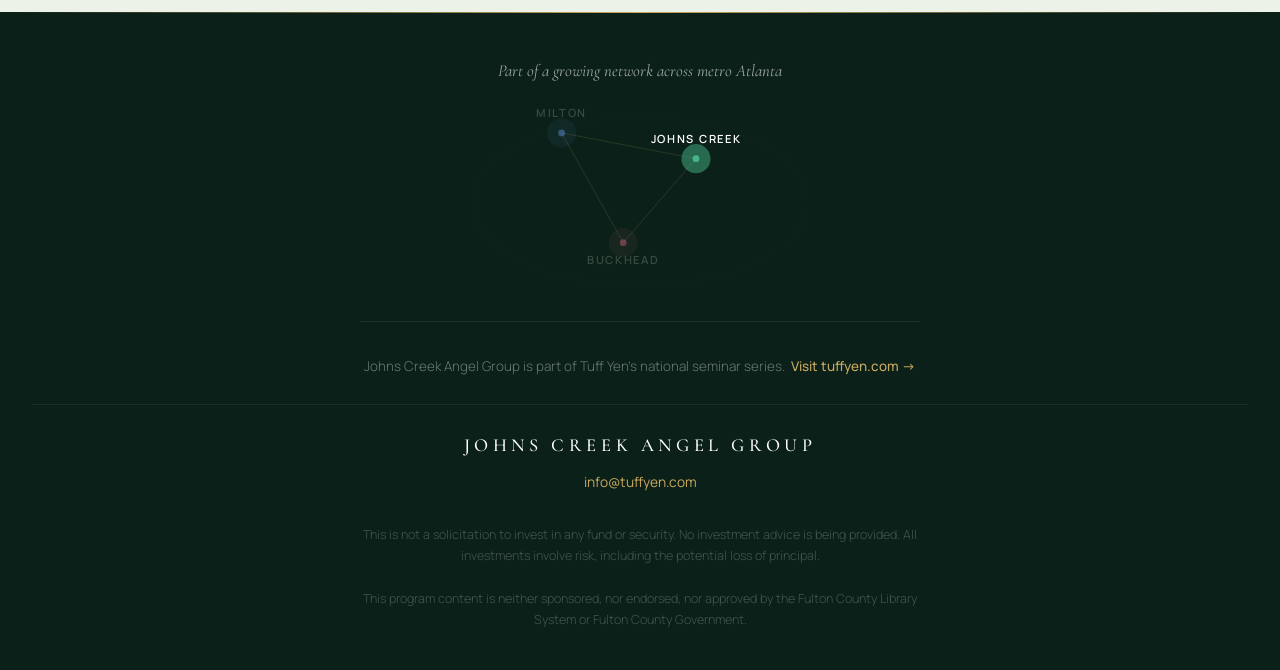
<file: johnscreekangelgroup/index.html>
<!DOCTYPE html>
<html lang="en">
<head>
<meta charset="UTF-8">
<meta name="viewport" content="width=device-width, initial-scale=1.0">
<title>Johns Creek Angel Group — Learn How to Invest in Technology Startups</title>
<meta name="description" content="Learn how to invest successfully in technology startups and build real wealth. The Johns Creek Angel Group is forming in Johns Creek, GA — led by Tuff Yen, a career venture capitalist. Our first seminar is coming soon.">
<link rel="preconnect" href="https://fonts.googleapis.com">
<link rel="preconnect" href="https://fonts.gstatic.com" crossorigin>
<link href="https://fonts.googleapis.com/css2?family=Cormorant+Garamond:ital,wght@0,400;0,500;0,600;0,700;1,400;1,500;1,600&family=Manrope:wght@300;400;500;600;700&display=swap" rel="stylesheet">
<meta name="theme-color" content="#0a2018">
<!-- TY monogram favicon (emerald on forest) -->
<link rel="icon" href="data:image/svg+xml,%3Csvg xmlns='http://www.w3.org/2000/svg' viewBox='0 0 64 64'%3E%3Crect width='64' height='64' fill='%230a2018'/%3E%3Ccircle cx='32' cy='32' r='27' fill='none' stroke='%2346b487' stroke-width='2.5'/%3E%3Ctext x='32' y='42' font-family='Georgia,serif' font-size='26' fill='%2346b487' text-anchor='middle'%3ETY%3C/text%3E%3C/svg%3E">
<style>
*, *::before, *::after { margin: 0; padding: 0; box-sizing: border-box; }

:root {
  /* Emerald — the Johns Creek jewel tone (descended from tuffyen.com's sapphire) */
  --navy:       #0a2018;
  --navy-light: #0e2a20;
  --navy-mid:   #123c2b;
  --gold:       #c9a961;
  --gold-light: #d9bb6f;
  --gold-deep:  #b08f48;
  --cream:      #edf2e9;
  --cream-2:    #e6ede0;
  --paper:      #f5f8f1;
  --white:      #ffffff;
  --ink:        #16201b;
  --ink-soft:   #424a44;
  --muted:      #69736b;

  --serif: 'Cormorant Garamond', Georgia, 'Times New Roman', serif;
  --sans:  'Manrope', -apple-system, BlinkMacSystemFont, sans-serif;

  --ribbon-h: 2.4rem;
  --ease: cubic-bezier(0.22, 1, 0.36, 1);
  --maxw: 1240px;
}

html { scroll-behavior: smooth; }
/* Mobile: hard guard against any horizontal scroll */
@media (max-width: 860px) { html, body { overflow-x: hidden; max-width: 100%; } }
body {
  font-family: var(--sans);
  color: var(--ink-soft);
  background: var(--paper);
  overflow-x: hidden;
  -webkit-font-smoothing: antialiased;
  font-feature-settings: "kern", "liga";
}

@media (prefers-reduced-motion: reduce) {
  *, *::before, *::after {
    animation-duration: 0.01ms !important;
    animation-iteration-count: 1 !important;
    transition-duration: 0.01ms !important;
  }
  html { scroll-behavior: auto; }
}

/* ── ANIMATIONS ── */
@keyframes fadeUp   { from { opacity:0; transform:translateY(34px); } to { opacity:1; transform:translateY(0); } }
@keyframes fadeIn   { from { opacity:0; } to { opacity:1; } }
@keyframes drawDown { from { transform:scaleY(0); } to { transform:scaleY(1); } }
@keyframes softPulse { 0%,100% { opacity:1; } 50% { opacity:0.35; } }

.reveal { opacity:0; transform:translateY(38px); transition:opacity 0.85s var(--ease), transform 0.85s var(--ease); }
.reveal.in { opacity:1; transform:none; }
.reveal-d1.in { transition-delay:0.1s; }
.reveal-d2.in { transition-delay:0.2s; }
.reveal-d3.in { transition-delay:0.3s; }

.stagger > * { opacity:0; transform:translateY(26px); transition:opacity 0.7s var(--ease), transform 0.7s var(--ease); }
.stagger.in > *:nth-child(1){opacity:1;transform:none;transition-delay:0s;}
.stagger.in > *:nth-child(2){opacity:1;transform:none;transition-delay:0.1s;}
.stagger.in > *:nth-child(3){opacity:1;transform:none;transition-delay:0.2s;}
.stagger.in > *:nth-child(4){opacity:1;transform:none;transition-delay:0.3s;}
.stagger.in > *:nth-child(5){opacity:1;transform:none;transition-delay:0.4s;}

/* ── RIBBON ── */
.ribbon {
  position: fixed; inset: 0 0 auto 0; z-index: 120;
  height: var(--ribbon-h);
  background: #05140e;
  border-bottom: 1px solid rgba(201,169,97,0.2);
  display: flex; justify-content: center; align-items: center; gap: 1rem;
  font-size: 0.66rem; letter-spacing: 0.22em; text-transform: uppercase;
  color: rgba(237,242,233,0.4);
}
.ribbon a { color: rgba(237,242,233,0.78); text-decoration: none; display: inline-flex; align-items: center; gap: 0.45rem; font-weight: 500; transition: color 0.25s; }
.ribbon a:hover { color: var(--gold-light); }
.r-arrow { width: 14px; height: 1px; background: rgba(201,169,97,0.5); position: relative; transition: transform 0.25s, background 0.25s; }
.r-arrow::before { content:''; position:absolute; left:0; top:-3px; width:7px; height:7px; border-left:1px solid rgba(201,169,97,0.5); border-bottom:1px solid rgba(201,169,97,0.5); transform:rotate(45deg); transition:border-color 0.25s; }
.ribbon a:hover .r-arrow { transform: translateX(-3px); background: var(--gold-light); }
.ribbon a:hover .r-arrow::before { border-color: var(--gold-light); }
.r-div { width:1px; height:12px; background:rgba(201,169,97,0.2); }
.r-ctx { font-style:italic; font-weight:300; color:rgba(237,242,233,0.35); text-transform:none; letter-spacing:0.02em; font-size:0.78rem; font-family:var(--serif); }
@media (max-width:640px){ .r-ctx,.r-div{display:none;} .ribbon{font-size:0.6rem;letter-spacing:0.14em;} }

/* ── NAV ── */
.nav {
  position: fixed; top: var(--ribbon-h); left: 0; right: 0; z-index: 110;
  padding: 1.15rem clamp(1.5rem, 5vw, 4rem);
  display: flex; justify-content: space-between; align-items: center;
  transform: translateY(-130%); opacity: 0;
  transition: transform 0.45s var(--ease), opacity 0.45s ease, background 0.35s ease;
}
.nav.show {
  transform: translateY(0); opacity: 1;
  background: rgba(8,26,18,0.96);
  backdrop-filter: blur(26px); -webkit-backdrop-filter: blur(26px);
  border-bottom: 1px solid rgba(201,169,97,0.1);
}
.nav-logo { font-family: var(--serif); font-size: 1.05rem; color: #fff; letter-spacing: 0.22em; text-transform: uppercase; text-decoration: none; font-weight: 500; }
.nav-links { display: flex; align-items: center; gap: 2.1rem; }
.nav-links a { font-size: 0.72rem; color: rgba(255,255,255,0.55); text-decoration: none; letter-spacing: 0.14em; text-transform: uppercase; font-weight: 500; transition: color 0.25s; cursor: pointer; }
.nav-links a:hover { color: var(--gold); }
.nav-links a:focus-visible { outline: 2px solid var(--gold); outline-offset: 4px; }
.nav-reserve { color: var(--gold) !important; padding: 0.55rem 1.25rem; border: 1px solid rgba(201,169,97,0.5); transition: all 0.25s !important; white-space: nowrap; }
.nav-reserve:hover { background: var(--gold); color: var(--navy) !important; }
.nav-toggle { display: none; background: none; border: none; cursor: pointer; padding: 4px; }
.nav-toggle span { display: block; width: 24px; height: 1px; background: #fff; margin: 6px 0; transition: all 0.3s; }
@media (max-width:920px) {
  .nav-links { display:none; position:absolute; top:100%; left:0; right:0; flex-direction:column; align-items:flex-start; padding:1.6rem 2rem; gap:1.3rem; background:rgba(8,26,18,0.99); border-bottom:1px solid rgba(201,169,97,0.12); }
  .nav-links.open { display:flex; }
  .nav-toggle { display:block; }
  .nav-reserve { display:none !important; }
}

/* ── HERO ── */
.hero {
  position: relative; min-height: 100vh;
  background: var(--navy); color: #fff;
  display: flex; align-items: center;
  padding: calc(var(--ribbon-h) + 3.5rem) clamp(1.5rem, 6vw, 5rem) 3.5rem;
  overflow: hidden;
}
.hero-grid {
  position: absolute; inset: 0;
  background-image:
    linear-gradient(rgba(201,169,97,0.03) 1px, transparent 1px),
    linear-gradient(90deg, rgba(201,169,97,0.03) 1px, transparent 1px);
  background-size: 78px 78px;
  mask-image: radial-gradient(ellipse 90% 80% at 70% 40%, black 20%, transparent 100%);
  pointer-events: none;
}
.hero-glow { position:absolute; top:-18%; right:-8%; width:680px; height:680px; border-radius:50%; background:radial-gradient(circle, rgba(201,169,97,0.07) 0%, transparent 62%); pointer-events:none; }
.hero::after { content:''; position:absolute; bottom:0; left:0; right:0; height:1px; background:linear-gradient(90deg, transparent, var(--gold), transparent); }

.hero-inner {
  position: relative; z-index: 2;
  max-width: var(--maxw); margin: 0 auto; width: 100%;
  display: grid; grid-template-columns: 1fr; gap: 0;
}

/* vertical side label */
.hero-rail {
  position: absolute; left: clamp(-1rem, -2vw, -2rem); top: 50%;
  transform: translateY(-50%) rotate(180deg);
  writing-mode: vertical-rl;
  font-size: 0.66rem; letter-spacing: 0.4em; text-transform: uppercase;
  color: rgba(201,169,97,0.55); font-weight: 600;
  animation: fadeIn 1s ease 0.6s both;
}
@media (max-width:1100px){ .hero-rail{ display:none; } }

.hero-eyebrow {
  display: inline-flex; align-items: center; gap: 0.85rem;
  font-size: 0.72rem; font-weight: 600; letter-spacing: 0.3em; text-transform: uppercase;
  color: var(--gold); margin-bottom: 2rem;
  animation: fadeIn 0.9s ease 0.15s both;
}
.hero-eyebrow::before { content:''; width:42px; height:1px; background:var(--gold); opacity:0.7; }

.hero h1 {
  font-family: var(--serif); font-weight: 500;
  font-size: clamp(2.6rem, 7.5vw, 5.8rem);
  line-height: 1.05; letter-spacing: 0.2em;
  text-transform: uppercase;
  color: #fff; margin-bottom: 1.6rem;
  animation: fadeUp 1s ease 0.3s both;
}
.hero h1 .accent { display: block; font-style: italic; color: var(--gold-light); font-weight: 400; }

.hero-lead {
  max-width: 620px;
  font-size: clamp(1.1rem, 1.7vw, 1.4rem);
  line-height: 1.65; font-weight: 300;
  color: rgba(255,255,255,0.72);
  margin-bottom: 2.2rem;
  animation: fadeUp 1s ease 0.45s both;
}
.hero-creds {
  font-family: var(--serif); font-style: italic;
  font-size: clamp(1rem, 1.5vw, 1.25rem);
  color: rgba(201,169,97,0.85); font-weight: 400;
  letter-spacing: 0.01em; line-height: 1.7;
  margin-bottom: 2rem; max-width: 640px;
  animation: fadeUp 1s ease 0.6s both;
}

/* upcoming-seminar callout in hero */
.hero-seminar {
  border: 1px solid rgba(201,169,97,0.3);
  background: rgba(201,169,97,0.045);
  padding: 1.7rem 1.9rem 1.9rem;
  max-width: 660px;
  animation: fadeUp 1s ease 0.75s both;
}
.hs-label {
  display: flex; align-items: center; gap: 0.65rem;
  font-size: 0.72rem; font-weight: 700; letter-spacing: 0.22em; text-transform: uppercase;
  color: var(--gold); margin-bottom: 0.6rem;
}
.hs-label::before { content:''; width: 24px; height: 1px; background: var(--gold); }
.hs-detail {
  font-family: var(--serif); font-size: clamp(1.2rem, 2vw, 1.55rem);
  color: #fff; font-weight: 500; line-height: 1.35; margin-bottom: 0;
}
.hs-detail small { display:block; font-family:var(--sans); font-size:0.92rem; font-weight:300; color:rgba(255,255,255,0.6); margin-top:0.5rem; letter-spacing:0.01em; }

/* coming-soon chip */
.soon-chip {
  display: inline-flex; align-items: center; gap: 0.6rem;
  margin-top: 1.4rem; padding: 0.55rem 1.1rem;
  border: 1px solid rgba(201,169,97,0.4);
  font-size: 0.66rem; font-weight: 700; letter-spacing: 0.22em; text-transform: uppercase;
  color: var(--gold);
}
.soon-chip .dot { width: 7px; height: 7px; border-radius: 50%; background: var(--gold); animation: softPulse 2.2s var(--ease) infinite; }

.hero-actions { display: flex; align-items: center; gap: 1.1rem; flex-wrap: wrap; margin-top: 1.7rem; }
@media (max-width:560px){
  .hero-seminar { padding: 1.4rem 1.4rem 1.6rem; }
  .hero-actions .btn { flex: 1 1 auto; text-align: center; }
}

/* ── BUTTONS ── */
.btn { display:inline-block; font-family:var(--sans); font-size:0.73rem; font-weight:600; letter-spacing:0.18em; text-transform:uppercase; text-decoration:none; cursor:pointer; transition:all 0.3s var(--ease); position:relative; overflow:hidden; border:none; }
.btn span { position:relative; z-index:1; }
.btn:focus-visible { outline:2px solid var(--gold); outline-offset:3px; }
.btn-gold { padding:16px 50px; background:var(--gold); color:var(--navy); }
.btn-gold::before { content:''; position:absolute; inset:0 100% 0 0; background:var(--gold-light); transition:right 0.3s var(--ease); }
.btn-gold:hover::before { right:0; }
.btn-outline { padding:15px 38px; border:1px solid rgba(255,255,255,0.25); color:rgba(255,255,255,0.75); background:transparent; }
.btn-outline:hover { border-color:rgba(255,255,255,0.6); color:#fff; }
.btn-navy { padding:16px 50px; background:var(--navy); color:#fff; }
.btn-navy::before { content:''; position:absolute; inset:0 100% 0 0; background:var(--gold); transition:right 0.3s var(--ease); }
.btn-navy:hover::before { right:0; }
.btn-navy:hover { color:var(--navy); }
.btn-ghost-navy { padding:15px 38px; border:1px solid rgba(10,32,24,0.25); color:var(--navy); background:transparent; }
.btn-ghost-navy:hover { border-color:var(--navy); }

/* ── EDITORIAL SECTION FRAME ── */
.section { padding: clamp(3.25rem, 5.5vw, 5.5rem) clamp(1.5rem, 6vw, 5rem); position: relative; }
.wrap { max-width: var(--maxw); margin: 0 auto; }

.s-head { display: grid; grid-template-columns: minmax(0, 0.9fr) minmax(0, 1.6fr); gap: clamp(1.5rem, 5vw, 5rem); align-items: start; margin-bottom: clamp(1.75rem, 3vw, 2.5rem); }
.s-meta { position: relative; }
.s-num {
  font-family: var(--serif); font-size: clamp(2.8rem, 5vw, 4.5rem); font-weight: 500;
  line-height: 1; color: var(--gold); opacity: 0.9;
}
.s-label { font-size: 0.85rem; font-weight: 700; letter-spacing: 0.18em; text-transform: uppercase; color: var(--navy); margin-top: 1rem; }
.s-rule { width: 1px; height: 56px; background: linear-gradient(var(--gold), transparent); margin-top: 1.4rem; transform-origin: top; }
.s-title { font-family: var(--serif); font-weight: 600; font-size: clamp(2.2rem, 5vw, 3.8rem); line-height: 1.1; color: var(--navy); letter-spacing: 0; }
.s-title em { font-style: italic; color: var(--gold-deep); }
@media (max-width:760px){ .s-head{ grid-template-columns:1fr; gap:1.2rem; } .s-rule{ display:none; } }

.lead { font-size: 1.12rem; line-height: 1.85; font-weight: 300; color: var(--ink-soft); }
.lead p + p { margin-top: 1.3rem; }

.bg-paper { background: var(--paper); }
.bg-cream { background: var(--cream); }
.bg-navy  { background: var(--navy); color: #fff; }
.hairline-top::before { content:''; position:absolute; top:0; left:clamp(1.5rem,6vw,5rem); right:clamp(1.5rem,6vw,5rem); height:1px; background:linear-gradient(90deg, transparent, rgba(201,169,97,0.4), transparent); }

/* ── SECTION 01 — SEMINAR ── */
.seminar-body { display: grid; grid-template-columns: 1.5fr 1fr; gap: clamp(2rem, 5vw, 4.5rem); align-items: stretch; }
@media (max-width:860px){ .seminar-body{ grid-template-columns:1fr; } }

.seminar-meta { list-style: none; margin-top: 0.5rem; }
.seminar-meta li { display: grid; grid-template-columns: 130px 1fr; gap: 1.5rem; padding: 1.3rem 0; border-bottom: 1px solid rgba(10,32,24,0.1); align-items: baseline; }
.seminar-meta li:first-child { border-top: 1px solid rgba(10,32,24,0.1); }
.sm-label { font-size: 0.68rem; font-weight: 600; letter-spacing: 0.2em; text-transform: uppercase; color: var(--gold-deep); }
.sm-value { font-family: var(--serif); font-size: 1.35rem; font-weight: 500; color: var(--navy); line-height: 1.4; }
.sm-value small { display:block; font-family:var(--sans); font-size:0.92rem; font-weight:300; color:var(--muted); margin-top:0.2rem; letter-spacing:0; }
.seminar-cta { margin-top: 2.5rem; }

/* date plate */
.date-plate {
  background: var(--navy); color: #fff; position: relative;
  display: flex; flex-direction: column; align-items: center; justify-content: center;
  text-align: center; padding: 3rem 2rem; overflow: hidden;
}
.date-plate::before { content:''; position:absolute; top:1rem; left:1rem; width:1.8rem; height:1.8rem; border-top:1px solid var(--gold); border-left:1px solid var(--gold); }
.date-plate::after  { content:''; position:absolute; bottom:1rem; right:1rem; width:1.8rem; height:1.8rem; border-bottom:1px solid var(--gold); border-right:1px solid var(--gold); }
.dp-month { font-size: 0.85rem; letter-spacing: 0.38em; text-transform: uppercase; color: var(--gold); font-weight: 600; margin-bottom: 0.4rem; }
.dp-day { font-family: var(--serif); font-size: clamp(3rem, 6vw, 4.6rem); font-weight: 600; line-height: 0.9; }
.dp-rule { width: 40px; height: 1px; background: rgba(201,169,97,0.3); margin: 1.8rem 0; }
.dp-time { font-family: var(--serif); font-size: 1.4rem; color: var(--gold-light); font-weight: 500; }
.dp-doors { font-size: 0.74rem; color: rgba(255,255,255,0.45); font-weight: 300; margin-top: 0.5rem; letter-spacing: 0.04em; }

.disclaimer { margin-top: 2.5rem; font-size: 0.78rem; line-height: 1.75; color: var(--muted); font-weight: 300; font-style: italic; max-width: 720px; }
.bg-navy .disclaimer { color: rgba(255,255,255,0.35); }

/* ── SECTION 02 — AGENDA ── */
.agenda-list { border-top: 1px solid rgba(201,169,97,0.25); }
.agenda-row {
  display: grid; grid-template-columns: 150px 1fr; gap: clamp(1.5rem, 5vw, 4rem);
  padding: 1.35rem 0; border-bottom: 1px solid rgba(201,169,97,0.18);
  align-items: baseline; transition: background 0.25s; cursor: default;
}
.agenda-row:hover { background: rgba(201,169,97,0.05); }
.ag-time { font-family: var(--serif); font-size: 1.6rem; font-weight: 500; color: var(--gold-deep); }
.ag-title { font-family: var(--serif); font-size: 1.5rem; font-weight: 600; color: var(--navy); margin-bottom: 0.35rem; line-height: 1.25; }
.ag-desc { font-size: 0.98rem; line-height: 1.7; font-weight: 300; color: var(--ink-soft); max-width: 620px; }
@media (max-width:620px){ .agenda-row{ grid-template-columns:1fr; gap:0.4rem; } .ag-time{ font-size:1.25rem; } }

/* ── SECTION 03 — ABOUT ── */
.about-grid { display: grid; grid-template-columns: 1.4fr 1fr; gap: clamp(2.5rem, 6vw, 6rem); align-items: start; }
@media (max-width:920px){ .about-grid{ grid-template-columns:1fr; gap:2.2rem; } }
.about-prose p:first-of-type::first-letter {
  font-family: var(--serif); float: left; font-size: 4.6rem; line-height: 0.78;
  font-weight: 600; color: var(--gold-deep); padding: 0.3rem 0.7rem 0 0; margin-top: 0.1rem;
}
.pull-quote {
  border-left: 2px solid var(--gold); padding: 0.4rem 0 0.4rem 1.8rem; margin: 2.5rem 0;
  font-family: var(--serif); font-style: italic; font-size: clamp(1.5rem, 2.3vw, 2rem);
  line-height: 1.4; color: var(--navy); font-weight: 500;
}
.pillars { display: flex; flex-direction: column; gap: 0; border-top: 1px solid rgba(10,32,24,0.12); }
.pillar { display: grid; grid-template-columns: 36px 1fr; gap: 1.1rem; padding: 1.5rem 0; border-bottom: 1px solid rgba(10,32,24,0.12); cursor: default; }
.pillar-icon { width: 36px; height: 36px; border: 1px solid rgba(201,169,97,0.45); display: flex; align-items: center; justify-content: center; transition: all 0.25s; }
.pillar:hover .pillar-icon { background: var(--gold); border-color: var(--gold); }
.pillar:hover .pillar-icon svg { color: var(--navy); }
.pillar-icon svg { width: 16px; height: 16px; color: var(--gold-deep); transition: color 0.25s; }
.pillar h4 { font-family: var(--serif); font-size: 1.3rem; font-weight: 600; color: var(--navy); margin-bottom: 0.25rem; }
.pillar p { font-size: 0.92rem; line-height: 1.65; font-weight: 300; color: var(--muted); }

/* ── SECTION 04 — LEARN ── */
.learn-list { margin-top: 1rem; }
.learn-row {
  display: grid; grid-template-columns: minmax(0,0.5fr) minmax(0,2fr); gap: clamp(1.5rem,5vw,4rem);
  padding: clamp(1.4rem,2.5vw,2.1rem) 0; border-top: 1px solid rgba(201,169,97,0.18);
  align-items: start; transition: padding-left 0.35s var(--ease);
}
.learn-row:last-child { border-bottom: 1px solid rgba(201,169,97,0.18); }
.bg-navy .learn-row { border-color: rgba(201,169,97,0.16); }
.learn-row:hover { padding-left: 0.6rem; }
.learn-num { font-family: var(--serif); font-size: clamp(3rem,7vw,6rem); font-weight: 500; line-height: 0.85; color: rgba(201,169,97,0.85); }
.bg-navy .learn-num { color: rgba(201,169,97,0.5); }
.learn-h { font-family: var(--serif); font-size: clamp(1.6rem,3vw,2.4rem); font-weight: 600; color: #fff; margin-bottom: 0.6rem; line-height: 1.15; }
.learn-p { font-size: 1.02rem; line-height: 1.8; font-weight: 300; color: rgba(255,255,255,0.62); max-width: 640px; }
@media (max-width:680px){ .learn-row{ grid-template-columns:1fr; gap:0.6rem; } }

/* ── SECTION 05 — HOST ── */
.host-grid { display: grid; grid-template-columns: 0.9fr 1.3fr; gap: clamp(2.5rem,6vw,5.5rem); align-items: start; }
@media (max-width:920px){ .host-grid{ grid-template-columns:1fr; gap:2rem; } .host-photo-wrap{ max-width:280px; } }
.host-photo-wrap { position: relative; max-width: 380px; }
.host-photo { width: 100%; aspect-ratio: 4/5; overflow: hidden; background: var(--navy-light); }
.host-photo img { width: 100%; height: 100%; object-fit: cover; object-position: center top; }
.host-photo-wrap::after { content:''; position:absolute; bottom:-14px; left:14px; right:-14px; top:14px; border:1px solid var(--gold); z-index:-1; }
.host-name { font-family: var(--serif); font-size: clamp(2.6rem,5vw,4rem); font-weight: 600; color: var(--navy); line-height: 1; margin-bottom: 0.5rem; }
.host-role { font-size: 0.78rem; letter-spacing: 0.18em; text-transform: uppercase; color: var(--gold-deep); font-weight: 600; margin-bottom: 1.4rem; }
.host-li { display: inline-flex; align-items: center; gap: 0.55rem; font-size: 0.78rem; font-weight: 500; color: var(--navy); text-decoration: none; padding: 8px 16px; border: 1px solid rgba(10,32,24,0.2); transition: all 0.28s; margin-bottom: 2rem; }
.host-li:hover, .host-li:focus-visible { border-color: var(--gold); color: var(--gold-deep); outline: none; }
.host-bio { font-size: 1.05rem; line-height: 1.9; font-weight: 300; color: var(--ink-soft); }
.host-bio p + p { margin-top: 1.2rem; }
.host-bio p:first-of-type { font-size: 1.25rem; font-family: var(--serif); color: var(--navy); line-height: 1.6; font-weight: 500; }

/* ── SECTION 06 — FORM ── */
.form-grid { display: grid; grid-template-columns: 0.9fr 1.4fr; gap: clamp(2.5rem,6vw,5rem); align-items: start; }
@media (max-width:920px){ .form-grid{ grid-template-columns:1fr; gap:2rem; } }
.form-aside-note { font-size: 0.95rem; line-height: 1.7; font-weight: 300; color: var(--muted); margin-top: 1.5rem; }
.form-aside-note a { color: var(--gold-deep); text-decoration: none; font-weight: 500; }
.form-radios { display: flex; flex-direction: column; gap: 0.65rem; margin-top: 0.35rem; }
.form-radios .radio { display: flex; align-items: flex-start; gap: 0.7rem; cursor: pointer; font-size: 0.95rem; font-weight: 300; color: var(--ink-soft); line-height: 1.4; }
.form-radios input { appearance: none; -webkit-appearance: none; width: 18px; height: 18px; margin: 0; flex-shrink: 0; position: relative; top: 2px; border: 1px solid rgba(0,0,0,0.28); border-radius: 50%; cursor: pointer; transition: border-color 0.2s; }
.form-radios input:checked { border-color: var(--gold-deep); }
.form-radios input:checked::after { content: ''; position: absolute; inset: 3px; border-radius: 50%; background: var(--gold-deep); }
.form-radios input:focus-visible { outline: 2px solid var(--gold); outline-offset: 2px; }
.form-radios .radio:hover input { border-color: var(--gold-deep); }
.form-notice { display: inline-flex; align-items: center; gap: 0.6rem; font-size: 0.8rem; font-weight: 500; color: var(--navy); background: rgba(201,169,97,0.12); border: 1px solid rgba(201,169,97,0.3); padding: 0.7rem 1.1rem; margin-top: 2rem; }
.notice-dot { width: 7px; height: 7px; border-radius: 50%; background: var(--gold-deep); flex-shrink: 0; }

.form-row { display: grid; grid-template-columns: 1fr 1fr; gap: 2.2rem; }
.form-group { margin-bottom: 1.8rem; }
.form-label { display: block; font-size: 0.72rem; font-weight: 600; letter-spacing: 0.16em; text-transform: uppercase; color: var(--navy); margin-bottom: 0.6rem; }
.form-label .opt { color: var(--muted); text-transform: none; letter-spacing: 0; font-weight: 300; }
.form-input { width: 100%; padding: 13px 0; border: none; border-bottom: 1px solid rgba(10,32,24,0.22); background: transparent; font-family: var(--sans); font-size: 1rem; font-weight: 300; color: var(--navy); outline: none; transition: border-color 0.28s; border-radius: 0; }
.form-input:focus { border-bottom-color: var(--gold-deep); }
.form-input::placeholder { color: #aaa; font-weight: 300; }
select.form-input { appearance: none; -webkit-appearance: none; cursor: pointer; background-image: url("data:image/svg+xml,%3Csvg xmlns='http://www.w3.org/2000/svg' width='12' height='8' viewBox='0 0 12 8' fill='none' stroke='%23b08f48' stroke-width='1.5'%3E%3Cpath d='M1 1.5l5 5 5-5'/%3E%3C/svg%3E"); background-repeat: no-repeat; background-position: right 4px center; padding-right: 28px; color: #aaa; }
select.form-input.filled { color: var(--navy); }
select.form-input option { color: var(--navy); background: #fff; }
.form-submit { display: inline-block; padding: 17px 58px; background: var(--navy); border: 1px solid var(--navy); color: #fff; font-family: var(--sans); font-size: 0.73rem; font-weight: 600; letter-spacing: 0.2em; text-transform: uppercase; cursor: pointer; transition: all 0.3s var(--ease); position: relative; overflow: hidden; margin-top: 0.5rem; }
.form-submit::before { content:''; position:absolute; inset:0 100% 0 0; background:var(--gold); transition:right 0.3s var(--ease); }
.form-submit:hover::before { right:0; }
.form-submit:hover { color: var(--navy); border-color: var(--gold); }
.form-submit:disabled { opacity: 0.55; cursor: not-allowed; }
.form-submit:focus-visible { outline: 2px solid var(--gold); outline-offset: 3px; }
.form-submit span { position: relative; z-index: 1; }
.form-privacy { margin-top: 1.6rem; font-size: 0.82rem; color: var(--muted); line-height: 1.6; font-weight: 300; display: flex; align-items: flex-start; gap: 0.5rem; }
.form-privacy svg { flex-shrink: 0; margin-top: 2px; opacity: 0.45; }
.form-success { display: none; padding: 1rem 0; }
.success-icon { width: 52px; height: 52px; border: 1px solid var(--gold); border-radius: 50%; display: flex; align-items: center; justify-content: center; margin-bottom: 1.8rem; }
.form-success h3 { font-family: var(--serif); font-size: 2.2rem; color: var(--navy); margin-bottom: 0.8rem; }
.form-success p { font-size: 1rem; color: var(--muted); font-weight: 300; line-height: 1.75; }
@media (max-width:560px){ .form-row{ grid-template-columns:1fr; gap:0; } }

/* ── FOOTER ── */
.footer { background: var(--navy); padding: 3rem 2rem 2.5rem; text-align: center; position: relative; }
.footer::before { content:''; position:absolute; top:0; left:0; right:0; height:1px; background:linear-gradient(90deg, transparent, var(--gold), transparent); }
.footer-parent { margin-bottom: 1.8rem; padding-bottom: 1.8rem; border-bottom: 1px solid rgba(201,169,97,0.1); font-size: 0.84rem; font-weight: 300; color: rgba(255,255,255,0.4); }
.footer-parent a { color: var(--gold); text-decoration: none; font-weight: 500; transition: color 0.25s; }
.footer-parent a:hover { color: var(--gold-light); }
.footer-logo { font-family: var(--serif); font-size: 1.15rem; color: #fff; letter-spacing: 0.25em; text-transform: uppercase; font-weight: 500; margin-bottom: 0.9rem; }
.footer-email { font-size: 0.86rem; color: var(--gold); text-decoration: none; font-weight: 400; transition: color 0.25s; }
.footer-email:hover { color: var(--gold-light); }
.footer-disclaimer { margin: 2rem auto 0; font-size: 0.78rem; color: rgba(255,255,255,0.24); font-weight: 300; line-height: 1.7; max-width: 580px; }

/* ── STICKY CTA ── */
.sticky-cta { position: fixed; bottom: 0; left: 0; right: 0; z-index: 95; background: rgba(8,26,18,0.97); backdrop-filter: blur(20px); -webkit-backdrop-filter: blur(20px); border-top: 1px solid rgba(201,169,97,0.2); padding: 0.9rem clamp(1.5rem,5vw,3rem); display: flex; align-items: center; justify-content: space-between; gap: 1rem; transform: translateY(100%); transition: transform 0.5s var(--ease); }
.sticky-cta.show { transform: translateY(0); }
.sticky-text { font-size: 0.82rem; color: rgba(255,255,255,0.6); font-weight: 300; }
.sticky-text strong { color: #fff; font-weight: 500; }
.sticky-date { color: var(--gold); font-weight: 500; }
.sticky-right { display: flex; align-items: center; gap: 1rem; flex-shrink: 0; }
.sticky-close { background: none; border: none; cursor: pointer; color: rgba(255,255,255,0.3); font-size: 1.1rem; padding: 4px; line-height: 1; transition: color 0.2s; }
.sticky-close:hover { color: rgba(255,255,255,0.65); }
.sticky-close:focus-visible { outline: 2px solid var(--gold); outline-offset: 2px; }
@media (max-width:600px){ .sticky-cta{ flex-direction:column; gap:0.7rem; padding:0.9rem 1.5rem 1.1rem; } .sticky-text{ text-align:center; font-size:0.74rem; } .sticky-close{ position:absolute; top:0.7rem; right:1rem; } }

/* ── SIGNATURE ENHANCEMENTS ── */
/* Gold-leaf shimmer on the page title (once, on load) */
.hero h1 .wordmark {
  display: inline-block;
  background: linear-gradient(110deg, #fff 0%, #fff 38%, var(--gold-light) 47%, #fff5db 50%, var(--gold-light) 53%, #fff 62%, #fff 100%);
  background-size: 280% 100%; background-position: 150% 0;
  -webkit-background-clip: text; background-clip: text;
  -webkit-text-fill-color: transparent; color: transparent;
  animation: leafSweep 1.6s var(--ease) 0.6s forwards;
}
@keyframes leafSweep { to { background-position: -60% 0; } }

/* Old-style figures on display numerals */
.s-num, .dp-day, .cd-num { font-variant-numeric: oldstyle-nums; font-feature-settings: "onum" 1, "pnum" 1; }

/* Gold scroll-spine (desktop) */
.scroll-spine { position: fixed; left: 0; top: 0; bottom: 0; width: 2px; z-index: 90; background: rgba(201,169,97,0.08); pointer-events: none; }
.scroll-spine-fill { position: absolute; inset: 0; background: linear-gradient(to bottom, var(--gold-deep), var(--gold), var(--gold-light)); transform: scaleY(0); transform-origin: top; }
@media (max-width: 768px) { .scroll-spine { display: none; } }

/* "Part of a growing network" — Atlanta jewel-constellation in the footer */
.network { max-width: 560px; margin: 0 auto 2.2rem; padding-bottom: 2rem; border-bottom: 1px solid rgba(201,169,97,0.1); }
.network-cap { font-family: var(--serif); font-style: italic; font-size: 1.05rem; color: rgba(255,255,255,0.6); margin-bottom: 0.4rem; }
.constellation svg { width: 100%; height: auto; overflow: visible; display: block; }
.cn-ring { fill: none; stroke: rgba(201,169,97,0.3); stroke-width: 1; stroke-dasharray: 2 9; opacity: 0.5; }
.cn-thread { stroke: var(--gold); stroke-width: 1; opacity: 0.3; }
.cn-dot, .cn-glow { transform-box: fill-box; transform-origin: center; }
.cn-glow { opacity: 0.16; }
.cn-node.sapphire .cn-dot, .cn-node.sapphire .cn-glow { fill: #5d93d8; }
.cn-node.emerald  .cn-dot, .cn-node.emerald  .cn-glow { fill: #46b487; }
.cn-node.garnet   .cn-dot, .cn-node.garnet   .cn-glow { fill: #c95f76; }
.cn-node text { font-family: var(--sans); font-size: 20px; letter-spacing: 3px; text-transform: uppercase; fill: rgba(245,239,226,0.4); font-weight: 600; }
.cn-node:not(.current) { opacity: 0.5; }
.cn-node.current .cn-glow { opacity: 0.5; animation: cnPulse 3.6s var(--ease) infinite; }
.cn-node.current text { fill: #fff; }
@keyframes cnPulse { 0%,100% { opacity: 0.28; transform: scale(1); } 50% { opacity: 0.5; transform: scale(1.4); } }

@media (prefers-reduced-motion: reduce) {
  .hero h1 .wordmark { animation: none; background-position: 0 0; }
  .cn-node.current .cn-glow { animation: none; }
}

/* ── MORE ENHANCEMENTS ── */
/* Living network in the hero */
.hero-net { position: absolute; inset: 0; z-index: 1; pointer-events: none; opacity: 0.5; }
.hero-glow { transition: transform 0.6s var(--ease); }

/* Power-law widget (dark section) */
.powerlaw { margin-top: clamp(2.6rem, 5vw, 3.6rem); }
.pl-kicker { font-family: var(--sans); font-size: 0.72rem; font-weight: 700; letter-spacing: 0.22em; text-transform: uppercase; color: var(--gold); margin-bottom: 0.7rem; }
.pl-title { font-family: var(--serif); font-weight: 600; font-size: clamp(1.6rem, 3vw, 2.3rem); color: #fff; line-height: 1.15; margin-bottom: 0.6rem; }
.pl-title em, .pl-sub em { font-style: italic; color: var(--gold-light); }
.pl-sub { font-family: var(--sans); font-weight: 300; font-size: 1rem; line-height: 1.75; color: rgba(255,255,255,0.62); max-width: 640px; }
.pl-chart { display: flex; align-items: flex-end; gap: 5px; height: 180px; margin: 2.4rem 0 0; }
.pl-bar { flex: 1; height: 0; background: rgba(201,169,97,0.22); transition: height 1.1s var(--ease); position: relative; }
.pl-bar.win { background: linear-gradient(to top, var(--gold-deep), var(--gold), var(--gold-light)); box-shadow: 0 0 26px rgba(201,169,97,0.35); }
.pl-bar.win::after { content: attr(data-mult); position: absolute; top: -1.5rem; left: 50%; transform: translateX(-50%); font-family: var(--serif); font-size: 1rem; color: var(--gold-light); white-space: nowrap; opacity: 0; transition: opacity 0.5s ease 1s; }
.powerlaw.in .pl-bar.win::after { opacity: 1; }
.pl-baseline { height: 1px; background: rgba(201,169,97,0.25); }
.pl-foot { display: flex; justify-content: space-between; align-items: center; margin-top: 0.9rem; gap: 1rem; flex-wrap: wrap; }
.pl-legend { font-family: var(--sans); font-size: 0.78rem; font-weight: 300; color: rgba(255,255,255,0.45); font-style: italic; }
.pl-replay { background: none; border: none; color: var(--gold); font-family: var(--sans); font-size: 0.7rem; font-weight: 600; letter-spacing: 0.18em; text-transform: uppercase; cursor: pointer; padding: 0.3rem 0; transition: color 0.2s; }
.pl-replay:hover { color: var(--gold-light); }

/* Smooth gem page transitions + magnetic buttons */
@view-transition { navigation: auto; }
.btn { will-change: transform; }

@media (prefers-reduced-motion: reduce) { .pl-bar { transition: none; } }
</style>
</head>
<body>

<div class="scroll-spine" aria-hidden="true"><div class="scroll-spine-fill"></div></div>

<!-- RIBBON -->
<div class="ribbon" role="banner">
  <a href="../"><span class="r-arrow" aria-hidden="true"></span>Tuff Yen</a>
  <span class="r-div" aria-hidden="true"></span>
  <span class="r-ctx">A career in venture capital</span>
</div>

<!-- NAV -->
<nav class="nav" id="nav" aria-label="Site navigation">
  <a href="#" class="nav-logo">Johns Creek Angel Group</a>
  <div class="nav-links" id="navLinks">
    <a href="#event">Seminar</a>
    <a href="#agenda">Agenda</a>
    <a href="#about">The Group</a>
    <a href="#why">What You'll Learn</a>
    <a href="#leadership">Your Host</a>
    <a href="#interest" class="nav-reserve">Join the List</a>
  </div>
  <button class="nav-toggle" id="navToggle" aria-label="Toggle navigation" aria-expanded="false">
    <span></span><span></span><span></span>
  </button>
</nav>

<!-- HERO -->
<section class="hero" id="hero" aria-label="Hero">
  <div class="hero-grid" aria-hidden="true"></div>
  <div class="hero-glow" aria-hidden="true"></div>
  <canvas class="hero-net" data-net data-rgb="70,180,135" aria-hidden="true"></canvas>
  <div class="hero-rail" aria-hidden="true">Johns Creek, Georgia</div>

  <div class="hero-inner">
    <div class="hero-eyebrow">A Private Angel Investing Group</div>
    <h1><span class="wordmark">Johns Creek<br>Angel Group</span></h1>
    <p class="hero-lead">A private group of accomplished individuals in Johns Creek, Georgia who learn how early-stage technology investing works &mdash; then invest in it together.</p>
    <p class="hero-creds">Led by Tuff Yen &mdash; Yale MBA, former venture capitalist at JPMorgan and Hambrecht &amp; Quist.</p>

    <!-- Upcoming-seminar callout: date and venue to be announced -->
    <div class="hero-seminar" aria-label="Upcoming seminar">
      <div class="hs-label">Our First Introductory Seminar</div>
      <div class="hs-detail">Coming Soon to Johns Creek<small>The date and venue are being finalized. Join the interest list to be the first to know.</small></div>
      <div class="soon-chip"><span class="dot" aria-hidden="true"></span>Date &amp; Venue To Be Announced</div>
      <div class="hero-actions">
        <a href="#interest" class="btn btn-gold"><span>Join the Interest List</span></a>
        <a href="#about" class="btn btn-outline"><span>Learn More</span></a>
      </div>
    </div>
  </div>
</section>

<!-- SECTION 01 — SEMINAR -->
<section class="section bg-navy" id="event">
  <div class="wrap">
    <div class="s-head reveal">
      <div class="s-meta">
        <div class="s-num">01</div>
        <div class="s-label" style="color:var(--gold);">The Seminar</div>
        <div class="s-rule"></div>
      </div>
      <h2 class="s-title" style="color:#fff;">An evening on how professional investors build wealth in <em>technology startups</em></h2>
    </div>

    <div class="seminar-body reveal reveal-d1">
      <div>
        <ul class="seminar-meta">
          <li>
            <span class="sm-label" style="color:var(--gold);">Speaker</span>
            <span class="sm-value" style="color:#fff;">Tuff Yen<small>Founder of Seraph Group</small></span>
          </li>
          <li>
            <span class="sm-label" style="color:var(--gold);">Venue</span>
            <span class="sm-value" style="color:#fff;">To be announced<small>A location in the Johns Creek area &mdash; details soon</small></span>
          </li>
          <li>
            <span class="sm-label" style="color:var(--gold);">Format</span>
            <span class="sm-value" style="color:#fff;">Presentation &amp; Q&amp;A<small>In-person, followed by open audience questions</small></span>
          </li>
          <li>
            <span class="sm-label" style="color:var(--gold);">Admission</span>
            <span class="sm-value" style="color:#fff;">Free of charge<small>Registration encouraged — space will be limited</small></span>
          </li>
        </ul>
        <div class="seminar-cta">
          <a href="#interest" class="btn btn-gold"><span>Join the Interest List</span></a>
        </div>
      </div>

      <div class="date-plate" aria-label="Date and time">
        <div class="dp-month">Our First Seminar</div>
        <div class="dp-day">Coming<br>Soon</div>
        <div class="dp-rule" aria-hidden="true"></div>
        <div class="dp-time">Date to be announced</div>
        <div class="dp-doors">Join the interest list for first access</div>
      </div>
    </div>

    <!--
      Required: Fulton County Library System non-endorsement statement.
      Johns Creek is in Fulton County; keep this if the seminar is held at a county library.
    -->
    <p class="disclaimer reveal">
      This program content is neither sponsored, nor endorsed, nor approved by the Fulton County Library System or Fulton County Government.
    </p>
  </div>
</section>

<!-- SECTION 02 — AGENDA -->
<section class="section bg-paper hairline-top" id="agenda">
  <div class="wrap">
    <div class="s-head reveal">
      <div class="s-meta">
        <div class="s-num">02</div>
        <div class="s-label">The Evening</div>
        <div class="s-rule"></div>
      </div>
      <div>
        <h2 class="s-title">What to expect on <em>the evening</em></h2>
        <p class="lead" style="margin-top:1.4rem; max-width:560px;">An hour and a half designed to be educational, candid, and practical. Here is how a typical evening unfolds — exact timing will be confirmed with the date.</p>
      </div>
    </div>

    <div class="agenda-list reveal reveal-d1">
      <div class="agenda-row">
        <div class="ag-time">Arrival</div>
        <div>
          <div class="ag-title">Doors Open</div>
          <div class="ag-desc">Arrive early, find your seat, and meet other attendees. Light networking before the program begins.</div>
        </div>
      </div>
      <div class="agenda-row">
        <div class="ag-time">Part I</div>
        <div>
          <div class="ag-title">Welcome &amp; Introductions</div>
          <div class="ag-desc">A brief overview of the Johns Creek Angel Group, the evening's agenda, and the opportunity in early-stage investing.</div>
        </div>
      </div>
      <div class="agenda-row">
        <div class="ag-time">Part II</div>
        <div>
          <div class="ag-title">Presentation — Building Wealth in Startups</div>
          <div class="ag-desc">Tuff Yen walks through deal sourcing, due diligence, portfolio construction, and the real mathematics behind venture returns — drawn from two decades in the field.</div>
        </div>
      </div>
      <div class="agenda-row">
        <div class="ag-time">Part III</div>
        <div>
          <div class="ag-title">Audience Q&amp;A</div>
          <div class="ag-desc">Open questions for Tuff Yen. Ask anything about startup investing, portfolio strategy, or how to begin as an angel investor.</div>
        </div>
      </div>
      <div class="agenda-row">
        <div class="ag-time">Close</div>
        <div>
          <div class="ag-title">Program Concludes</div>
          <div class="ag-desc">Thank you for attending. Further questions are welcome one-on-one after the program ends.</div>
        </div>
      </div>
    </div>

    <div style="margin-top:3rem;" class="reveal">
      <a href="#interest" class="btn btn-navy"><span>Join the Interest List</span></a>
    </div>
  </div>
</section>

<!-- SECTION 03 — THE GROUP -->
<section class="section bg-cream hairline-top" id="about">
  <div class="wrap">
    <div class="s-head reveal">
      <div class="s-meta">
        <div class="s-num">03</div>
        <div class="s-label">The Group</div>
        <div class="s-rule"></div>
      </div>
      <h2 class="s-title">Learn to invest in startups from someone who has <em>done it</em></h2>
    </div>

    <div class="about-grid">
      <div class="about-prose lead reveal reveal-d1">
        <p>The Johns Creek Angel Group is forming in Johns Creek, Georgia — a private circle of accomplished individuals who learn how early-stage technology investing works, then invest in it together.</p>
        <div class="pull-quote">It begins with education and grows into action — members who choose to can invest alongside the group, but the decision is always their own.</div>
        <p>Led by Tuff Yen, a career venture capitalist, the group studies how professional investors source deals, conduct due diligence, structure investments, and build diversified portfolios — and puts that knowledge to work. The first gathering is a free educational seminar, with more to follow.</p>
      </div>

      <div class="pillars reveal reveal-d2">
        <div class="pillar">
          <div class="pillar-icon"><svg viewBox="0 0 24 24" fill="none" stroke="currentColor" stroke-width="1.5" aria-hidden="true"><circle cx="12" cy="12" r="10"/><path d="M12 6v6l4 2"/></svg></div>
          <div>
            <h4>Direct Access</h4>
            <p>Learn from two decades of hands-on venture capital — not from a textbook.</p>
          </div>
        </div>
        <div class="pillar">
          <div class="pillar-icon"><svg viewBox="0 0 24 24" fill="none" stroke="currentColor" stroke-width="1.5" aria-hidden="true"><path d="M17 21v-2a4 4 0 00-4-4H5a4 4 0 00-4 4v2"/><circle cx="9" cy="7" r="4"/><path d="M23 21v-2a4 4 0 00-3-3.87M16 3.13a4 4 0 010 7.75"/></svg></div>
          <div>
            <h4>Peer Network</h4>
            <p>Connect with accomplished professionals and entrepreneurs in the Johns Creek community.</p>
          </div>
        </div>
        <div class="pillar">
          <div class="pillar-icon"><svg viewBox="0 0 24 24" fill="none" stroke="currentColor" stroke-width="1.5" aria-hidden="true"><polyline points="22 12 18 12 15 21 9 3 6 12 2 12"/></svg></div>
          <div>
            <h4>Deal Flow Exposure</h4>
            <p>See the same kinds of opportunities institutional investors evaluate — with guidance on how to assess them.</p>
          </div>
        </div>
        <div class="pillar">
          <div class="pillar-icon"><svg viewBox="0 0 24 24" fill="none" stroke="currentColor" stroke-width="1.5" aria-hidden="true"><rect x="2" y="3" width="20" height="14" rx="2"/><path d="M8 21h8M12 17v4"/></svg></div>
          <div>
            <h4>Structured Education</h4>
            <p>A curriculum built on the real-world frameworks professional investors rely on.</p>
          </div>
        </div>
      </div>
    </div>
  </div>
</section>

<!-- SECTION 04 — WHAT YOU'LL LEARN -->
<section class="section bg-navy" id="why">
  <div class="wrap">
    <div class="s-head reveal">
      <div class="s-meta">
        <div class="s-num">04</div>
        <div class="s-label" style="color:var(--gold);">What You'll Learn</div>
        <div class="s-rule"></div>
      </div>
      <div>
        <h2 class="s-title" style="color:#fff;">The knowledge that separates successful investors from <em>the rest</em></h2>
        <p class="lead" style="color:rgba(255,255,255,0.62); margin-top:1.4rem; max-width:600px;">Early-stage technology investing has produced some of the greatest wealth-creation events in modern history — yet most people never learn how it actually works.</p>
      </div>
    </div>

    <div class="learn-list reveal reveal-d1">
      <div class="learn-row">
        <div class="learn-num">01</div>
        <div>
          <h3 class="learn-h">Deal Sourcing &amp; Screening</h3>
          <p class="learn-p">Learn how professional investors find high-quality startup opportunities and quickly identify which ones are worth pursuing — and which to pass on.</p>
        </div>
      </div>
      <div class="learn-row">
        <div class="learn-num">02</div>
        <div>
          <h3 class="learn-h">Due Diligence</h3>
          <p class="learn-p">Understand how to evaluate a founding team, assess market potential, analyze financials, and investigate risks before writing a check.</p>
        </div>
      </div>
      <div class="learn-row">
        <div class="learn-num">03</div>
        <div>
          <h3 class="learn-h">Portfolio Strategy</h3>
          <p class="learn-p">Discover why diversification is the key to angel investing success and how to build a portfolio that maximizes your chances of outsized returns.</p>
        </div>
      </div>
      <div class="learn-row">
        <div class="learn-num">04</div>
        <div>
          <h3 class="learn-h">Wealth Creation</h3>
          <p class="learn-p">See how the math works — why venture capital investing, done right, should be part of every qualified investor's portfolio for long-term wealth building.</p>
        </div>
      </div>
    </div>

    <!-- Power-law widget — makes "why diversify" visible -->
    <div class="powerlaw reveal">
      <div class="pl-kicker">The Power Law</div>
      <h3 class="pl-title">A few investments return <em>the entire fund</em></h3>
      <p class="pl-sub">In venture, most startups return little &mdash; and a rare few return everything. That is why diversification is the heart of portfolio strategy: enough quality shots to catch the outlier.</p>
      <div class="pl-chart" id="plChart" role="img" aria-label="Bar chart of a venture portfolio: most positions are small, while one or two are outsized winners"></div>
      <div class="pl-baseline" aria-hidden="true"></div>
      <div class="pl-foot">
        <span class="pl-legend">A representative venture portfolio &mdash; returns, not counts.</span>
        <button class="pl-replay" id="plReplay" type="button">Replay &#8635;</button>
      </div>
    </div>
  </div>
</section>

<!-- SECTION 05 — YOUR HOST -->
<section class="section bg-paper hairline-top" id="leadership">
  <div class="wrap">
    <div class="s-head reveal">
      <div class="s-meta">
        <div class="s-num">05</div>
        <div class="s-label">Your Host</div>
        <div class="s-rule"></div>
      </div>
      <h2 class="s-title">Led by a career <em>venture capitalist</em></h2>
    </div>

    <div class="host-grid">
      <div class="host-photo-wrap reveal reveal-d1">
        <div class="host-photo">
          <img src="../miltonangelgroup/tuff.jpg" alt="Tuff Yen, Founder of the Johns Creek Angel Group">
        </div>
      </div>
      <div class="reveal reveal-d2">
        <div class="host-name">Tuff Yen</div>
        <div class="host-role">Founder &amp; CEO, Seraph Group</div>
        <a href="https://www.linkedin.com/in/tuff-yen-0ab64b10b/" target="_blank" rel="noopener noreferrer" class="host-li">
          <svg width="15" height="15" viewBox="0 0 24 24" fill="currentColor" aria-hidden="true"><path d="M20.447 20.452h-3.554v-5.569c0-1.328-.027-3.037-1.852-3.037-1.853 0-2.136 1.445-2.136 2.939v5.667H9.351V9h3.414v1.561h.046c.477-.9 1.637-1.85 3.37-1.85 3.601 0 4.267 2.37 4.267 5.455v6.286zM5.337 7.433a2.062 2.062 0 01-2.063-2.065 2.064 2.064 0 112.063 2.065zm1.782 13.019H3.555V9h3.564v11.452zM22.225 0H1.771C.792 0 0 .774 0 1.729v20.542C0 23.227.792 24 1.771 24h20.451C23.2 24 24 23.227 24 22.271V1.729C24 .774 23.2 0 22.222 0h.003z"/></svg>
          View LinkedIn Profile
        </a>
        <div class="host-bio">
          <p>Tuff Yen is a career venture capitalist and the founder of Seraph Group, an investment firm that brings together successful individuals to create wealth through ownership of private enterprises.</p>
          <p>Mr. Yen began his career as a bioengineer at Genentech and Amgen, two of the world's leading biotechnology companies. After earning his MBA from the Yale School of Management, he entered venture capital at Chemical Venture Partners — the private equity arm of Chemical Bank (now JPMorgan) — before joining Hambrecht &amp; Quist's affiliated fund in San Francisco.</p>
          <p>In 2004, Mr. Yen founded Seraph Group and invented the Structured Angel Fund&trade; (SAF&trade;), a proprietary venture capital fund structure designed to give angel investors and family offices the access, discipline, and diversification of an institutional venture capital firm. He has since led investments across aerospace, cybersecurity, medical devices, enterprise software, fintech, and more.</p>
          <p>His investor network spans individuals across cities in North America, Europe, and Asia — including Fortune 500 C-level executives, entrepreneurs, technologists, and investment professionals.</p>
        </div>
        <div style="margin-top:2.5rem;">
          <a href="#interest" class="btn btn-ghost-navy"><span>Join the Interest List</span></a>
        </div>
      </div>
    </div>
  </div>
</section>

<!-- SECTION 06 — INTEREST -->
<section class="section bg-cream hairline-top" id="interest">
  <div class="wrap">
    <div class="s-head reveal">
      <div class="s-meta">
        <div class="s-num">06</div>
        <div class="s-label">Join the Interest List</div>
        <div class="s-rule"></div>
      </div>
      <h2 class="s-title">Be the first to <em>know</em></h2>
    </div>

    <div class="form-grid">
      <div class="reveal reveal-d1">
        <p class="lead">Complete the form to join the interest list. You'll be the first to hear when we announce the date and venue — and to register your interest in the Johns Creek Angel Group.</p>
        <p class="form-aside-note"><strong style="color:var(--navy); font-weight:600;">Can't attend in person?</strong> Join the list anyway &mdash; tell us you're interested in the group and we'll keep you posted, seminar or not. Prefer to reach out directly? Email <a href="mailto:info@tuffyen.com">info@tuffyen.com</a>.</p>
        <div class="form-notice">
          <span class="notice-dot" aria-hidden="true"></span>
          Seats will be limited — join the list for first access.
        </div>
      </div>

      <div class="reveal reveal-d2">
        <form id="interestForm" action="https://formspree.io/f/mdaprkpq" method="POST" novalidate>
          <input type="hidden" name="group" value="Johns Creek Angel Group">
          <div class="form-row">
            <div class="form-group">
              <label class="form-label" for="firstName">First Name</label>
              <input class="form-input" type="text" id="firstName" name="firstName" placeholder="John" required autocomplete="given-name">
            </div>
            <div class="form-group">
              <label class="form-label" for="lastName">Last Name</label>
              <input class="form-input" type="text" id="lastName" name="lastName" placeholder="Smith" required autocomplete="family-name">
            </div>
          </div>
          <div class="form-group">
            <label class="form-label" for="email">Email Address</label>
            <input class="form-input" type="email" id="email" name="email" placeholder="john@example.com" required autocomplete="email">
          </div>
          <div class="form-group">
            <label class="form-label">When the first seminar is announced&hellip;</label>
            <div class="form-radios">
              <label class="radio"><input type="radio" name="attendance" value="Hopes to attend in person" required><span>I'd like to attend in person</span></label>
              <label class="radio"><input type="radio" name="attendance" value="May not attend in person - interested in the group"><span>I may not attend in person, but I'm interested in the group</span></label>
              <label class="radio"><input type="radio" name="attendance" value="Interested in the group either way"><span>I'm interested in the group either way</span></label>
            </div>
          </div>
          <div class="form-group">
            <label class="form-label" for="phone">Phone Number <span class="opt">(optional)</span></label>
            <input class="form-input" type="tel" id="phone" name="phone" placeholder="(555) 123-4567" autocomplete="tel">
          </div>
          <div class="form-group">
            <label class="form-label" for="background">Professional Background <span class="opt">(optional)</span></label>
            <input class="form-input" type="text" id="background" name="background" placeholder="e.g. CEO, Physician, Attorney, Engineer...">
          </div>
          <div class="form-group">
            <label class="form-label" for="referral">How Did You Hear About Us?</label>
            <select class="form-input" id="referral" name="referral" required onchange="this.classList.toggle('filled', this.value !== '')">
              <option value="" disabled selected>Select an option</option>
              <option value="Facebook or Instagram">Facebook or Instagram</option>
              <option value="Nextdoor">Nextdoor</option>
              <option value="Postcard in the mail">Postcard in the mail</option>
              <option value="Local news">Local news</option>
              <option value="Library calendar">Library calendar</option>
              <option value="Word of mouth">Word of mouth</option>
              <option value="Other">Other</option>
            </select>
          </div>

          <button type="submit" class="form-submit" id="submitBtn"><span id="submitLabel">Join the List</span></button>

          <p class="form-privacy">
            <svg width="13" height="13" viewBox="0 0 24 24" fill="none" stroke="currentColor" stroke-width="2" aria-hidden="true"><rect x="3" y="11" width="18" height="11" rx="2" ry="2"/><path d="M7 11V7a5 5 0 0110 0v4"/></svg>
            Your information is kept strictly confidential and will never be shared with third parties.
          </p>
        </form>

        <div class="form-success" id="formSuccess" role="status" aria-live="polite" tabindex="-1">
          <div class="success-icon" aria-hidden="true">
            <svg width="22" height="22" viewBox="0 0 24 24" fill="none" stroke="#b08f48" stroke-width="1.5"><polyline points="20 6 9 17 4 12"/></svg>
          </div>
          <h3>You're on the list</h3>
          <p>Thank you for your interest in the Johns Creek Angel Group. We've received your information and will be in touch as soon as the date and venue are confirmed.</p>
        </div>
      </div>
    </div>
  </div>
</section>

<!-- FOOTER -->
<footer class="footer">
  <div class="network">
    <div class="network-cap">Part of a growing network across metro Atlanta</div>
    <div class="constellation" role="img" aria-label="Milton, Johns Creek, and Buckhead angel groups across metro Atlanta">
      <svg viewBox="0 0 1000 360" xmlns="http://www.w3.org/2000/svg">
        <ellipse class="cn-ring" cx="500" cy="205" rx="300" ry="150"/>
        <path class="cn-thread" d="M360,82 L600,128"/>
        <path class="cn-thread" d="M600,128 L470,278"/>
        <path class="cn-thread" d="M470,278 L360,82"/>
        <g class="cn-node sapphire" data-city="milton">
          <circle class="cn-glow" cx="360" cy="82" r="26"/><circle class="cn-dot" cx="360" cy="82" r="6"/>
          <text x="360" y="54" text-anchor="middle">Milton</text>
        </g>
        <g class="cn-node emerald current" data-city="johnscreek">
          <circle class="cn-glow" cx="600" cy="128" r="26"/><circle class="cn-dot" cx="600" cy="128" r="6"/>
          <text x="600" y="100" text-anchor="middle">Johns Creek</text>
        </g>
        <g class="cn-node garnet" data-city="buckhead">
          <circle class="cn-glow" cx="470" cy="278" r="26"/><circle class="cn-dot" cx="470" cy="278" r="6"/>
          <text x="470" y="316" text-anchor="middle">Buckhead</text>
        </g>
      </svg>
    </div>
  </div>
  <p class="footer-parent">Johns Creek Angel Group is part of Tuff Yen's national seminar series. &nbsp;<a href="../">Visit tuffyen.com &rarr;</a></p>
  <div class="footer-logo">Johns Creek Angel Group</div>
  <a href="mailto:info@tuffyen.com" class="footer-email">info@tuffyen.com</a>
  <p class="footer-disclaimer">This is not a solicitation to invest in any fund or security. No investment advice is being provided. All investments involve risk, including the potential loss of principal.<br><br>This program content is neither sponsored, nor endorsed, nor approved by the Fulton County Library System or Fulton County Government.</p>
</footer>

<!-- STICKY CTA -->
<div class="sticky-cta" id="stickyCta" aria-hidden="true" role="complementary">
  <div class="sticky-text">
    <strong>Johns Creek Angel Group</strong> — Free introductory seminar &nbsp;<span class="sticky-date">Coming soon</span>
  </div>
  <div class="sticky-right">
    <a href="#interest" class="btn btn-gold" style="padding:11px 26px; font-size:0.68rem;"><span>Join the List</span></a>
    <button class="sticky-close" id="stickyClose" aria-label="Dismiss">&times;</button>
  </div>
</div>

<script>
/* Sticky nav */
(function () {
  const nav = document.getElementById('nav');
  new IntersectionObserver(([e]) => nav.classList.toggle('show', !e.isIntersecting),
    { threshold: 0.1 }).observe(document.getElementById('hero'));
})();

/* Mobile nav */
(function () {
  const btn = document.getElementById('navToggle'), links = document.getElementById('navLinks');
  btn.addEventListener('click', () => {
    const open = links.classList.toggle('open');
    btn.setAttribute('aria-expanded', open);
  });
  links.querySelectorAll('a').forEach(a => a.addEventListener('click', () => {
    links.classList.remove('open'); btn.setAttribute('aria-expanded', 'false');
  }));
})();

/* Scroll reveal */
(function () {
  const obs = new IntersectionObserver(entries => {
    entries.forEach(e => { if (e.isIntersecting) { e.target.classList.add('in'); obs.unobserve(e.target); } });
  }, { threshold: 0.12 });
  document.querySelectorAll('.reveal, .stagger').forEach(el => obs.observe(el));
})();

/* Sticky CTA */
(function () {
  const bar = document.getElementById('stickyCta'), closeB = document.getElementById('stickyClose');
  let dismissed = false;
  new IntersectionObserver(([e]) => {
    if (dismissed) return;
    const show = !e.isIntersecting;
    bar.classList.toggle('show', show);
    bar.setAttribute('aria-hidden', String(!show));
  }, { threshold: 0.1 }).observe(document.getElementById('hero'));
  new IntersectionObserver(([e]) => {
    if (dismissed) return;
    if (e.isIntersecting) { bar.classList.remove('show'); bar.setAttribute('aria-hidden', 'true'); }
    else { bar.classList.add('show'); bar.setAttribute('aria-hidden', 'false'); }
  }, { threshold: 0.1 }).observe(document.getElementById('interest'));
  closeB.addEventListener('click', () => {
    dismissed = true; bar.classList.remove('show'); bar.setAttribute('aria-hidden', 'true');
  });
})();

/* Form submit */
(function () {
  const form = document.getElementById('interestForm'),
        success = document.getElementById('formSuccess'),
        btn = document.getElementById('submitBtn'),
        label = document.getElementById('submitLabel');
  form.addEventListener('submit', function (e) {
    e.preventDefault();
    btn.disabled = true; label.textContent = 'Submitting…';
    fetch(form.action, { method: 'POST', body: new FormData(form), headers: { 'Accept': 'application/json' } })
    .then(res => {
      if (res.ok) { form.style.display = 'none'; success.style.display = 'block'; success.focus(); }
      else { alert('Something went wrong. Please try again or email info@tuffyen.com directly.'); btn.disabled = false; label.textContent = 'Join the List'; }
    })
    .catch(() => { alert('Something went wrong. Please try again or email info@tuffyen.com directly.'); btn.disabled = false; label.textContent = 'Join the List'; });
  });
})();

/* Gold scroll-spine fill */
(function () {
  const fill = document.querySelector('.scroll-spine-fill');
  if (!fill) return;
  const upd = () => {
    const h = document.documentElement, max = h.scrollHeight - h.clientHeight;
    fill.style.transform = 'scaleY(' + (max > 0 ? h.scrollTop / max : 0) + ')';
  };
  upd(); addEventListener('scroll', upd, { passive: true }); addEventListener('resize', upd);
})();

/* Living network background (hero) */
(function () {
  if (matchMedia('(prefers-reduced-motion: reduce)').matches) return;
  document.querySelectorAll('canvas[data-net]').forEach(cv => {
    const ctx = cv.getContext('2d'), rgb = cv.dataset.rgb || '201,169,97';
    const fixed = getComputedStyle(cv).position === 'fixed';
    const dpr = Math.min(devicePixelRatio || 1, 2);
    let w, h, nodes, raf, running = false;
    function size() {
      const r = fixed ? { width: innerWidth, height: innerHeight } : cv.parentElement.getBoundingClientRect();
      w = r.width; h = r.height;
      cv.width = w * dpr; cv.height = h * dpr; cv.style.width = w + 'px'; cv.style.height = h + 'px';
      ctx.setTransform(dpr, 0, 0, dpr, 0, 0);
      const count = Math.max(12, Math.min(54, Math.round(w * h / 24000)));
      nodes = Array.from({ length: count }, () => ({ x: Math.random() * w, y: Math.random() * h, vx: (Math.random() - 0.5) * 0.16, vy: (Math.random() - 0.5) * 0.16 }));
    }
    function frame() {
      ctx.clearRect(0, 0, w, h);
      for (const n of nodes) { n.x += n.vx; n.y += n.vy; if (n.x < 0 || n.x > w) n.vx *= -1; if (n.y < 0 || n.y > h) n.vy *= -1; }
      for (let i = 0; i < nodes.length; i++) for (let j = i + 1; j < nodes.length; j++) {
        const a = nodes[i], b = nodes[j], dx = a.x - b.x, dy = a.y - b.y, d = Math.hypot(dx, dy);
        if (d < 140) { ctx.strokeStyle = 'rgba(' + rgb + ',' + (0.07 * (1 - d / 140)).toFixed(3) + ')'; ctx.lineWidth = 1; ctx.beginPath(); ctx.moveTo(a.x, a.y); ctx.lineTo(b.x, b.y); ctx.stroke(); }
      }
      ctx.fillStyle = 'rgba(' + rgb + ',0.4)';
      for (const n of nodes) { ctx.beginPath(); ctx.arc(n.x, n.y, 1.5, 0, 7); ctx.fill(); }
      raf = requestAnimationFrame(frame);
    }
    function start() { if (!running) { running = true; frame(); } }
    function stop() { running = false; cancelAnimationFrame(raf); }
    size(); start();
    addEventListener('resize', size);
    document.addEventListener('visibilitychange', () => document.hidden ? stop() : start());
  });
})();

/* Power-law widget */
(function () {
  const REDUCE = matchMedia('(prefers-reduced-motion: reduce)').matches;
  const chart = document.getElementById('plChart');
  if (!chart) return;
  const heights = [8,5,11,6,4,9,7,14,60,6,5,10,7,4,12,6,9,100,5,8,6,11,7,5];
  const mult = { 8: '12×', 17: '40×' };
  const bars = heights.map((val, i) => {
    const b = document.createElement('div');
    b.className = 'pl-bar' + (mult[i] ? ' win' : '');
    if (mult[i]) b.setAttribute('data-mult', mult[i]);
    b.dataset.h = val; chart.appendChild(b); return b;
  });
  const draw = () => bars.forEach(b => { b.style.height = (REDUCE ? b.dataset.h : 0) + '%'; if (!REDUCE) requestAnimationFrame(() => requestAnimationFrame(() => b.style.height = b.dataset.h + '%')); });
  const obs = new IntersectionObserver((es) => { es.forEach(e => { if (e.isIntersecting) { draw(); obs.unobserve(e.target); } }); }, { threshold: 0.4 });
  obs.observe(chart);
  const replay = document.getElementById('plReplay');
  if (replay) replay.addEventListener('click', () => {
    bars.forEach(b => { b.style.transition = 'none'; b.style.height = '0%'; });
    requestAnimationFrame(() => requestAnimationFrame(() => {
      bars.forEach(b => { b.style.transition = ''; b.style.height = b.dataset.h + '%'; });
    }));
  });
})();

/* Magnetic buttons + cursor-reactive hero glow */
(function () {
  if (matchMedia('(prefers-reduced-motion: reduce)').matches || matchMedia('(pointer: coarse)').matches) return;
  document.querySelectorAll('.btn').forEach(btn => {
    btn.addEventListener('mousemove', e => { const r = btn.getBoundingClientRect(); btn.style.transform = 'translate(' + ((e.clientX - r.left - r.width / 2) * 0.16).toFixed(1) + 'px,' + ((e.clientY - r.top - r.height / 2) * 0.22).toFixed(1) + 'px)'; });
    btn.addEventListener('mouseleave', () => btn.style.transform = '');
  });
  const hero = document.querySelector('.hero'), glow = document.querySelector('.hero-glow');
  if (hero && glow) hero.addEventListener('mousemove', e => { const r = hero.getBoundingClientRect(); glow.style.transform = 'translate(' + ((e.clientX - r.left - r.width / 2) * 0.05).toFixed(1) + 'px,' + ((e.clientY - r.top - r.height / 2) * 0.05).toFixed(1) + 'px)'; });
})();
</script>

</body>
</html>
</file>
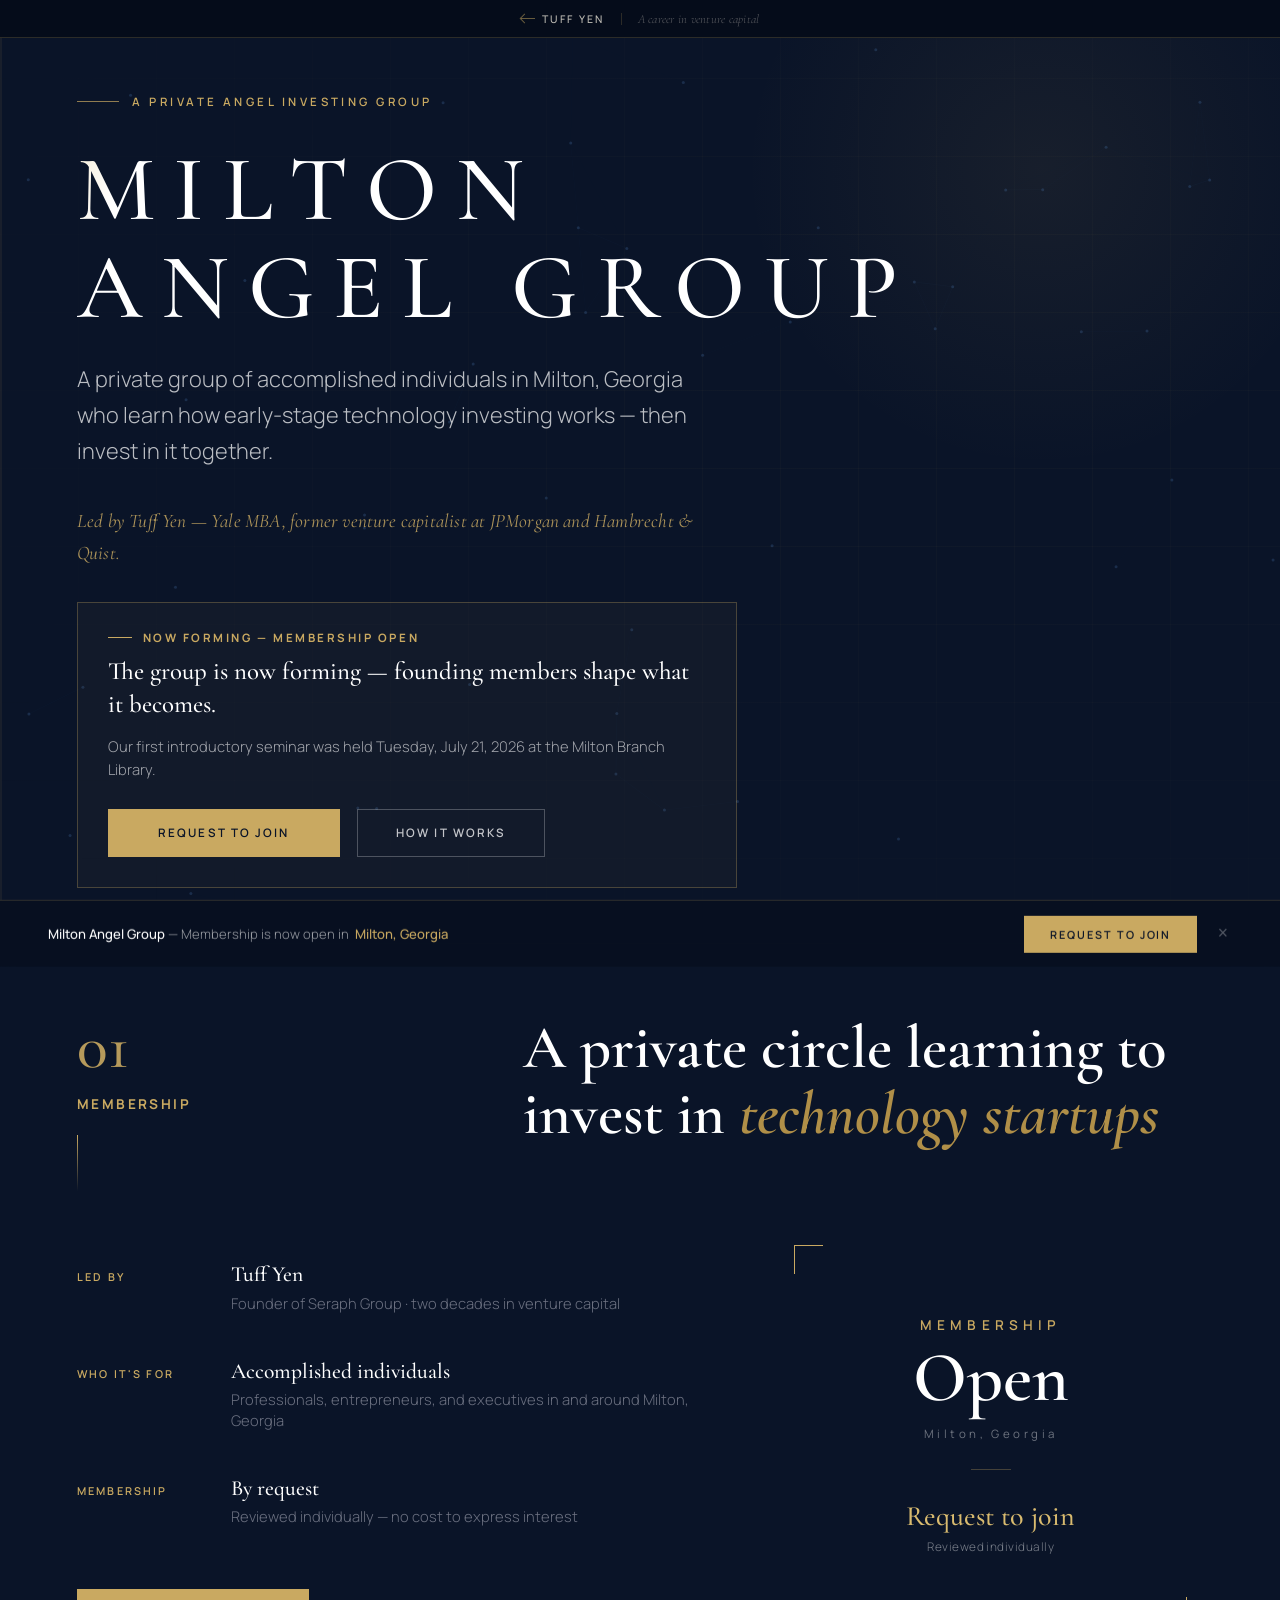
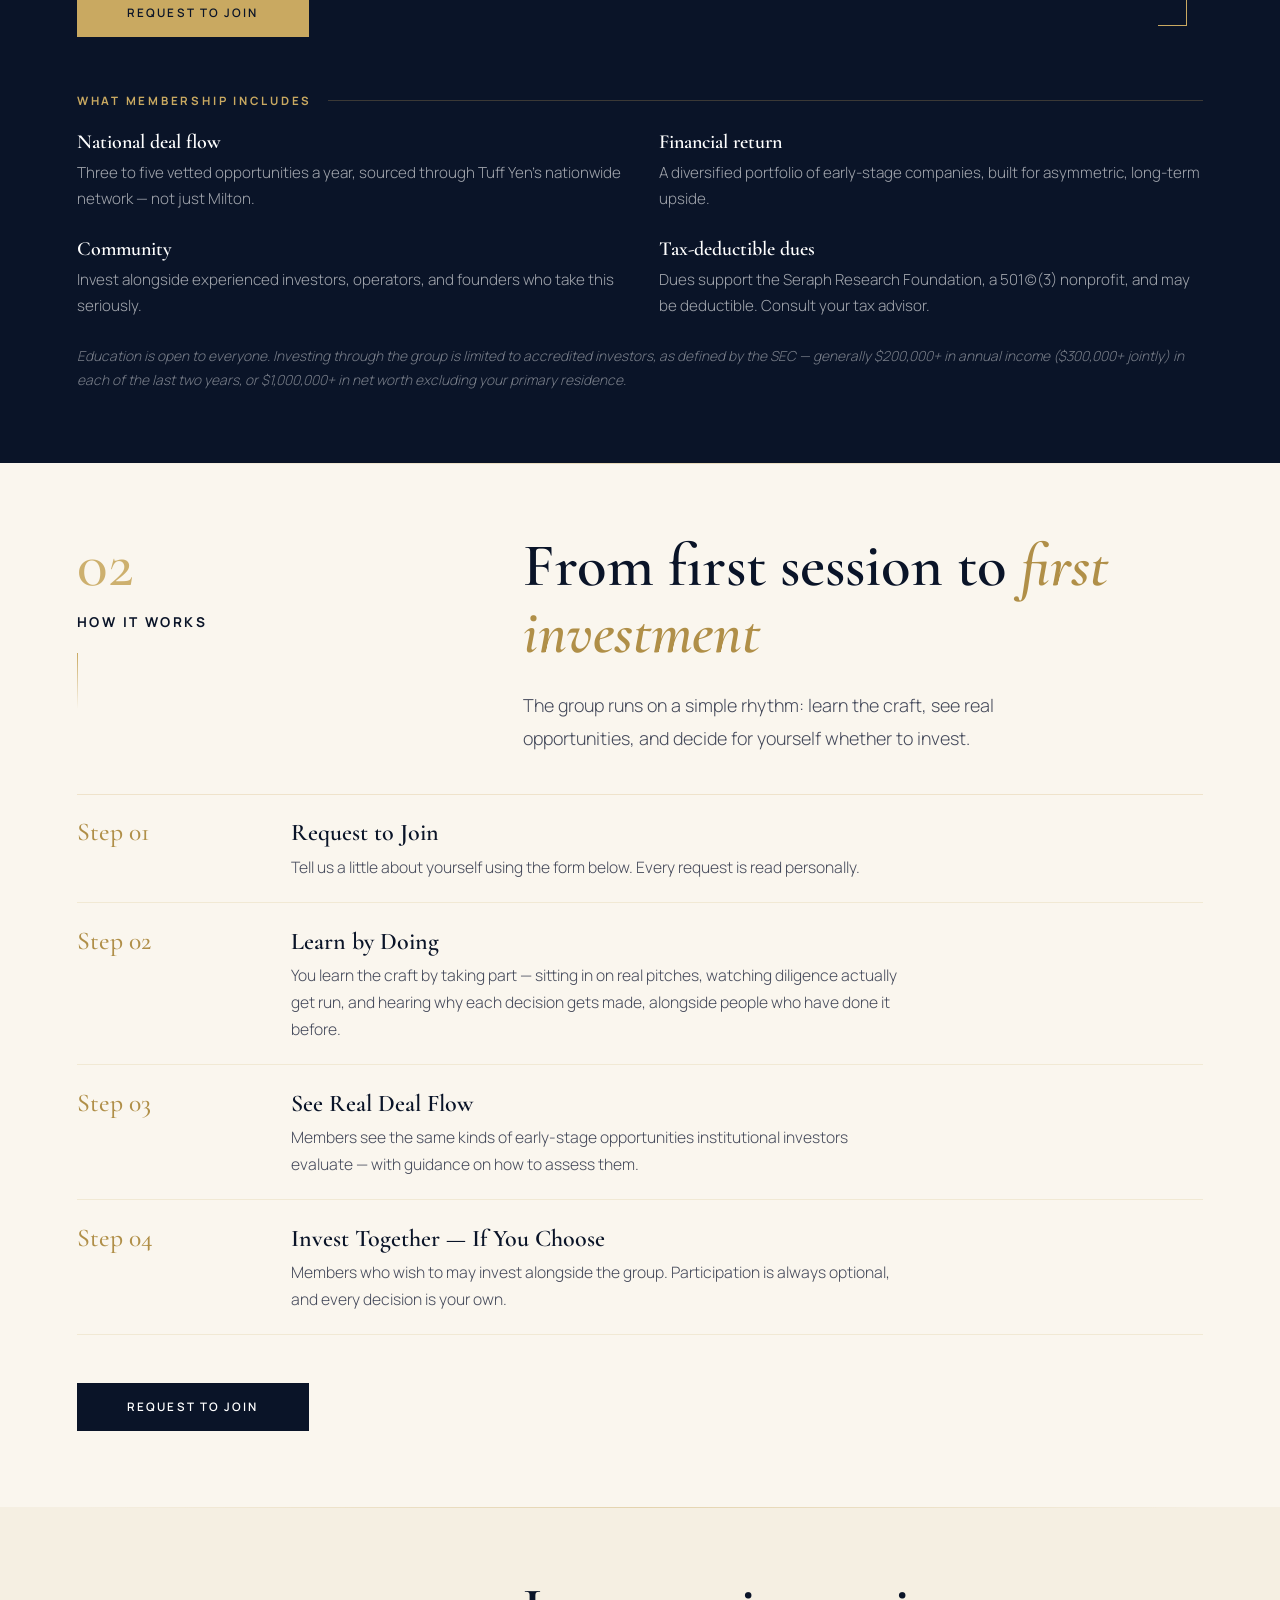
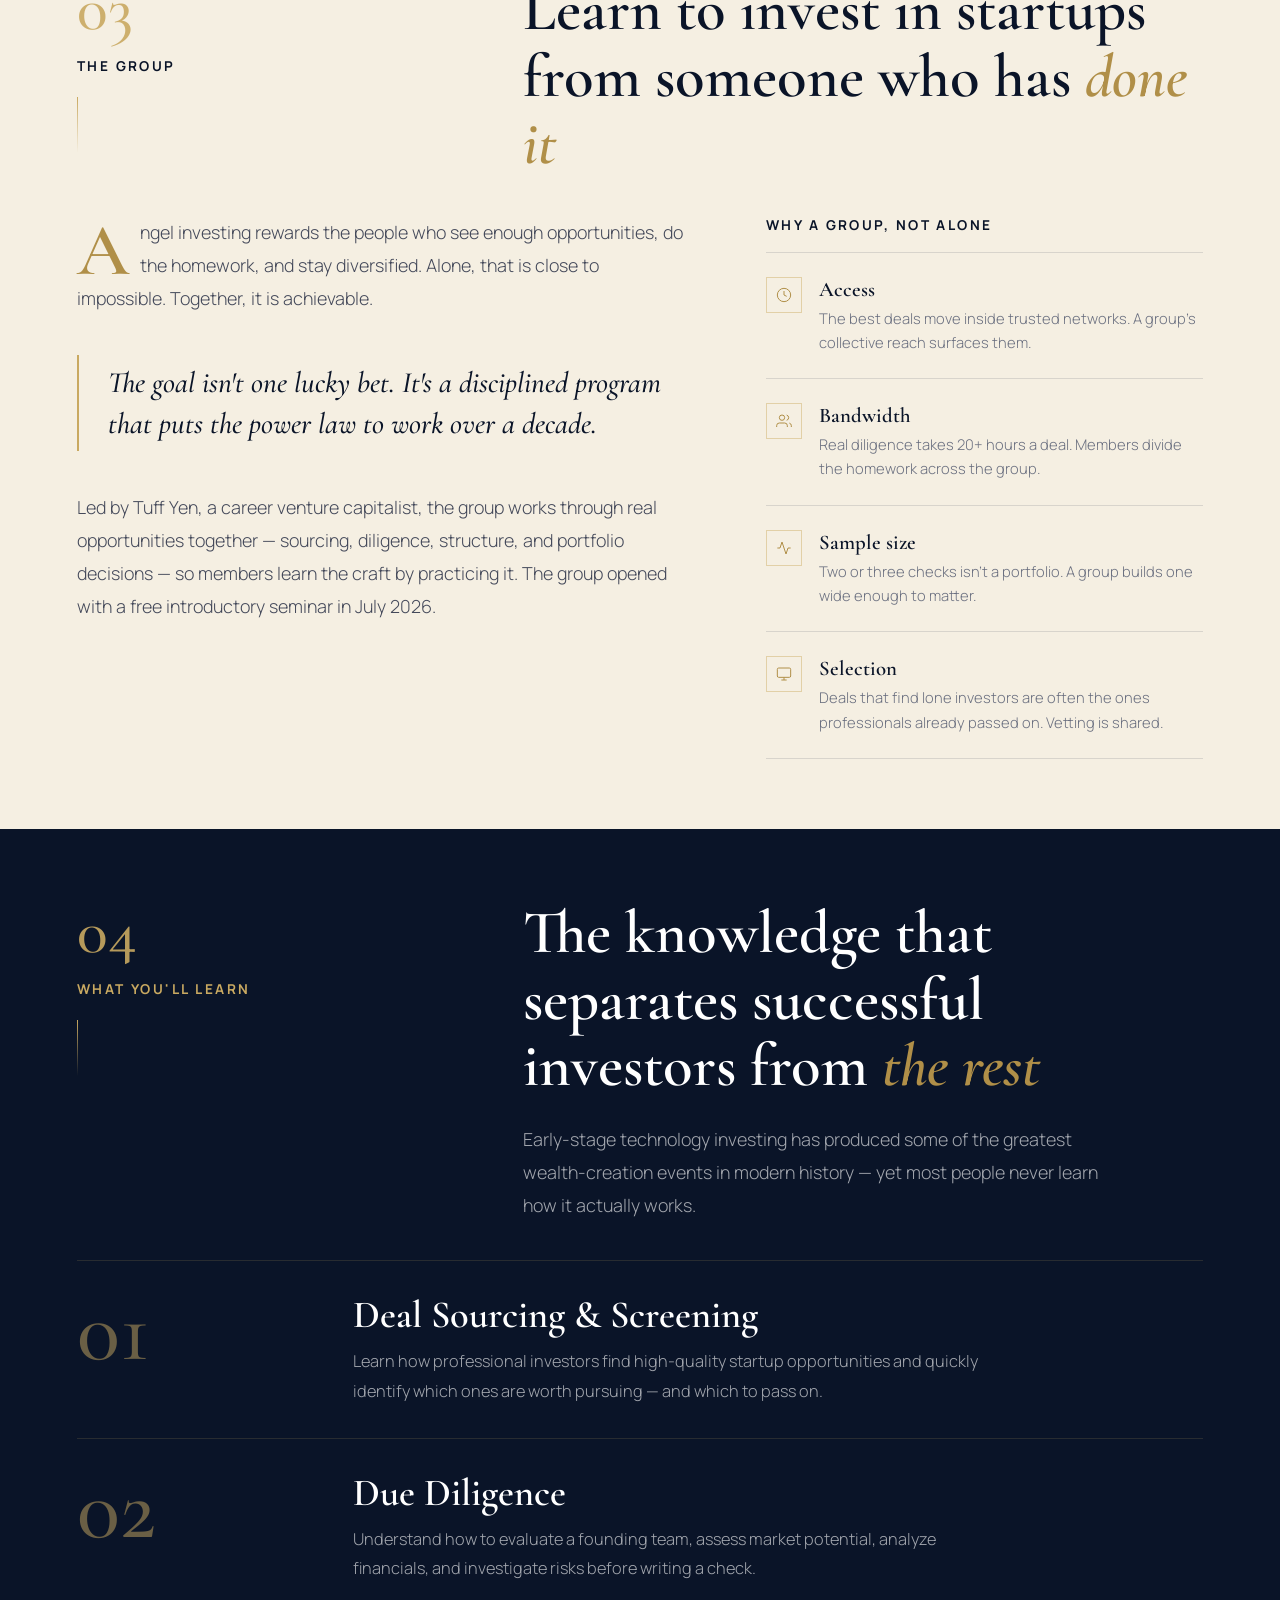
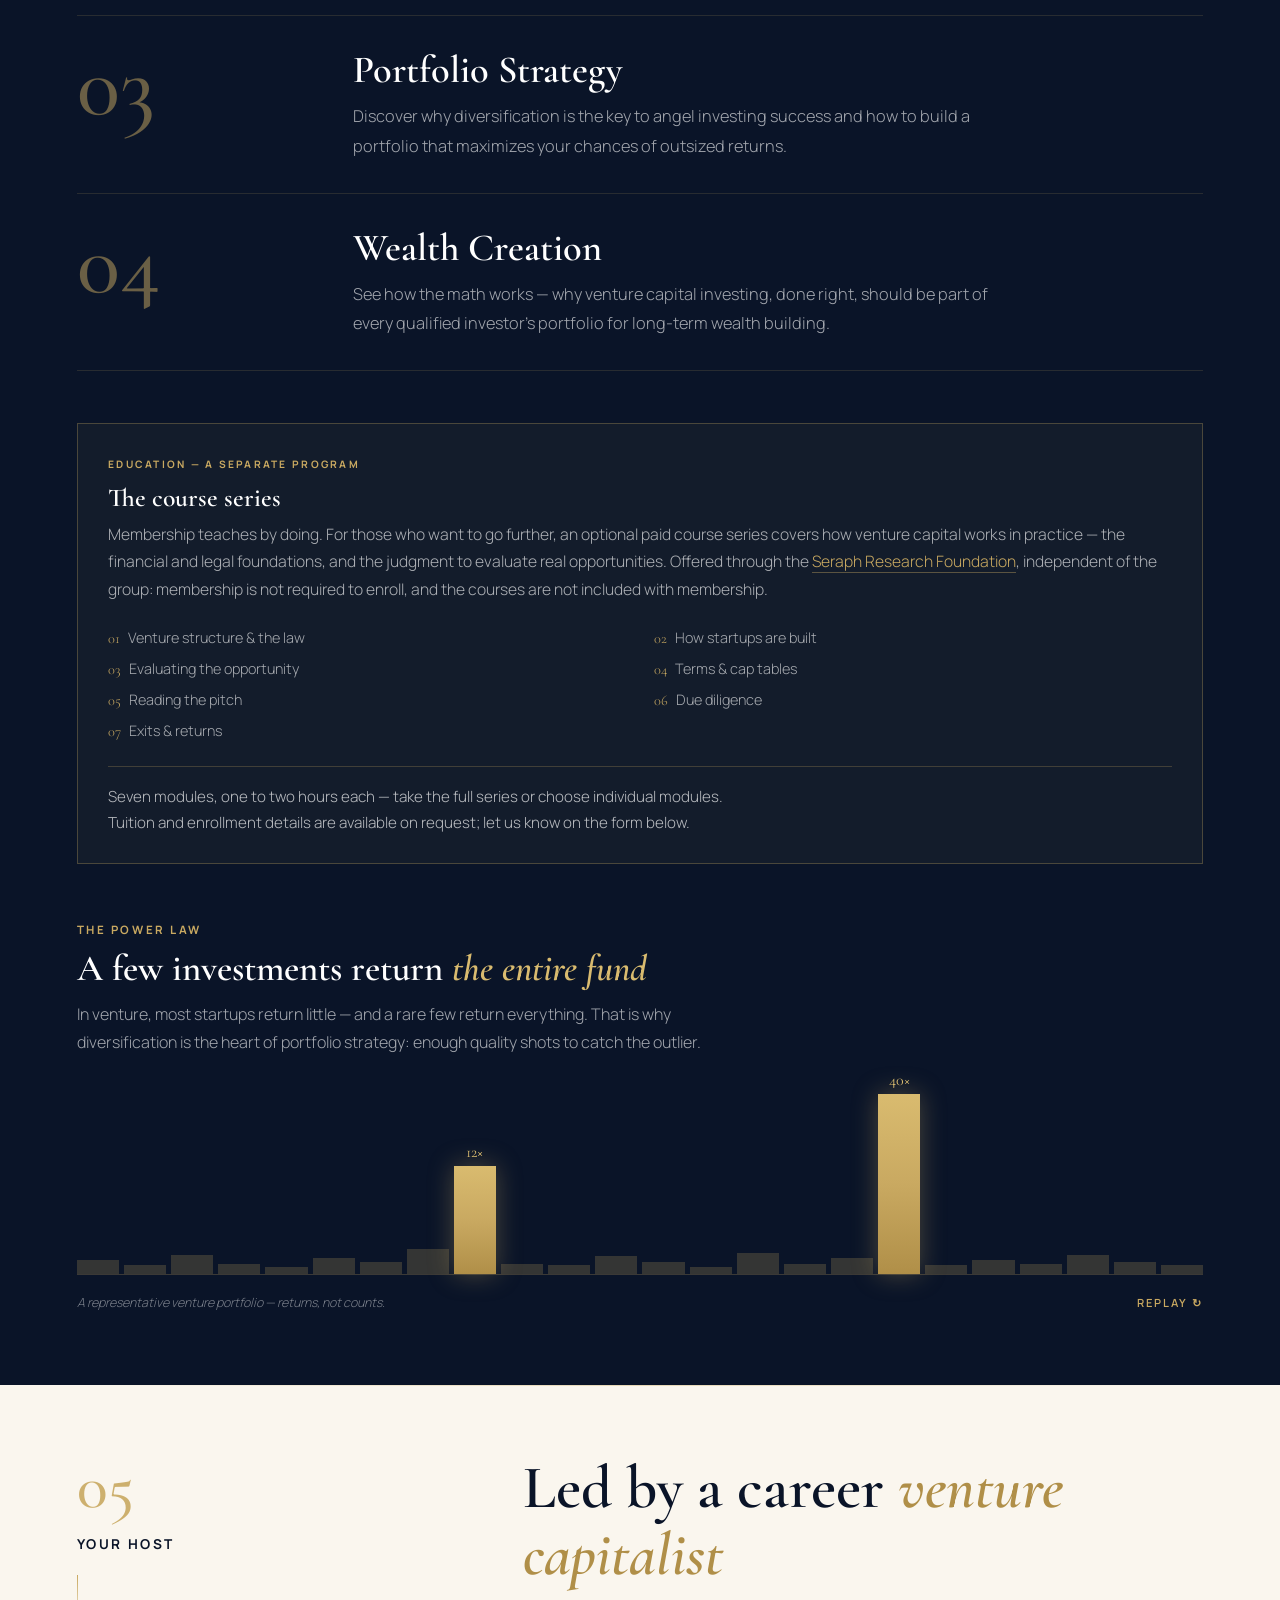
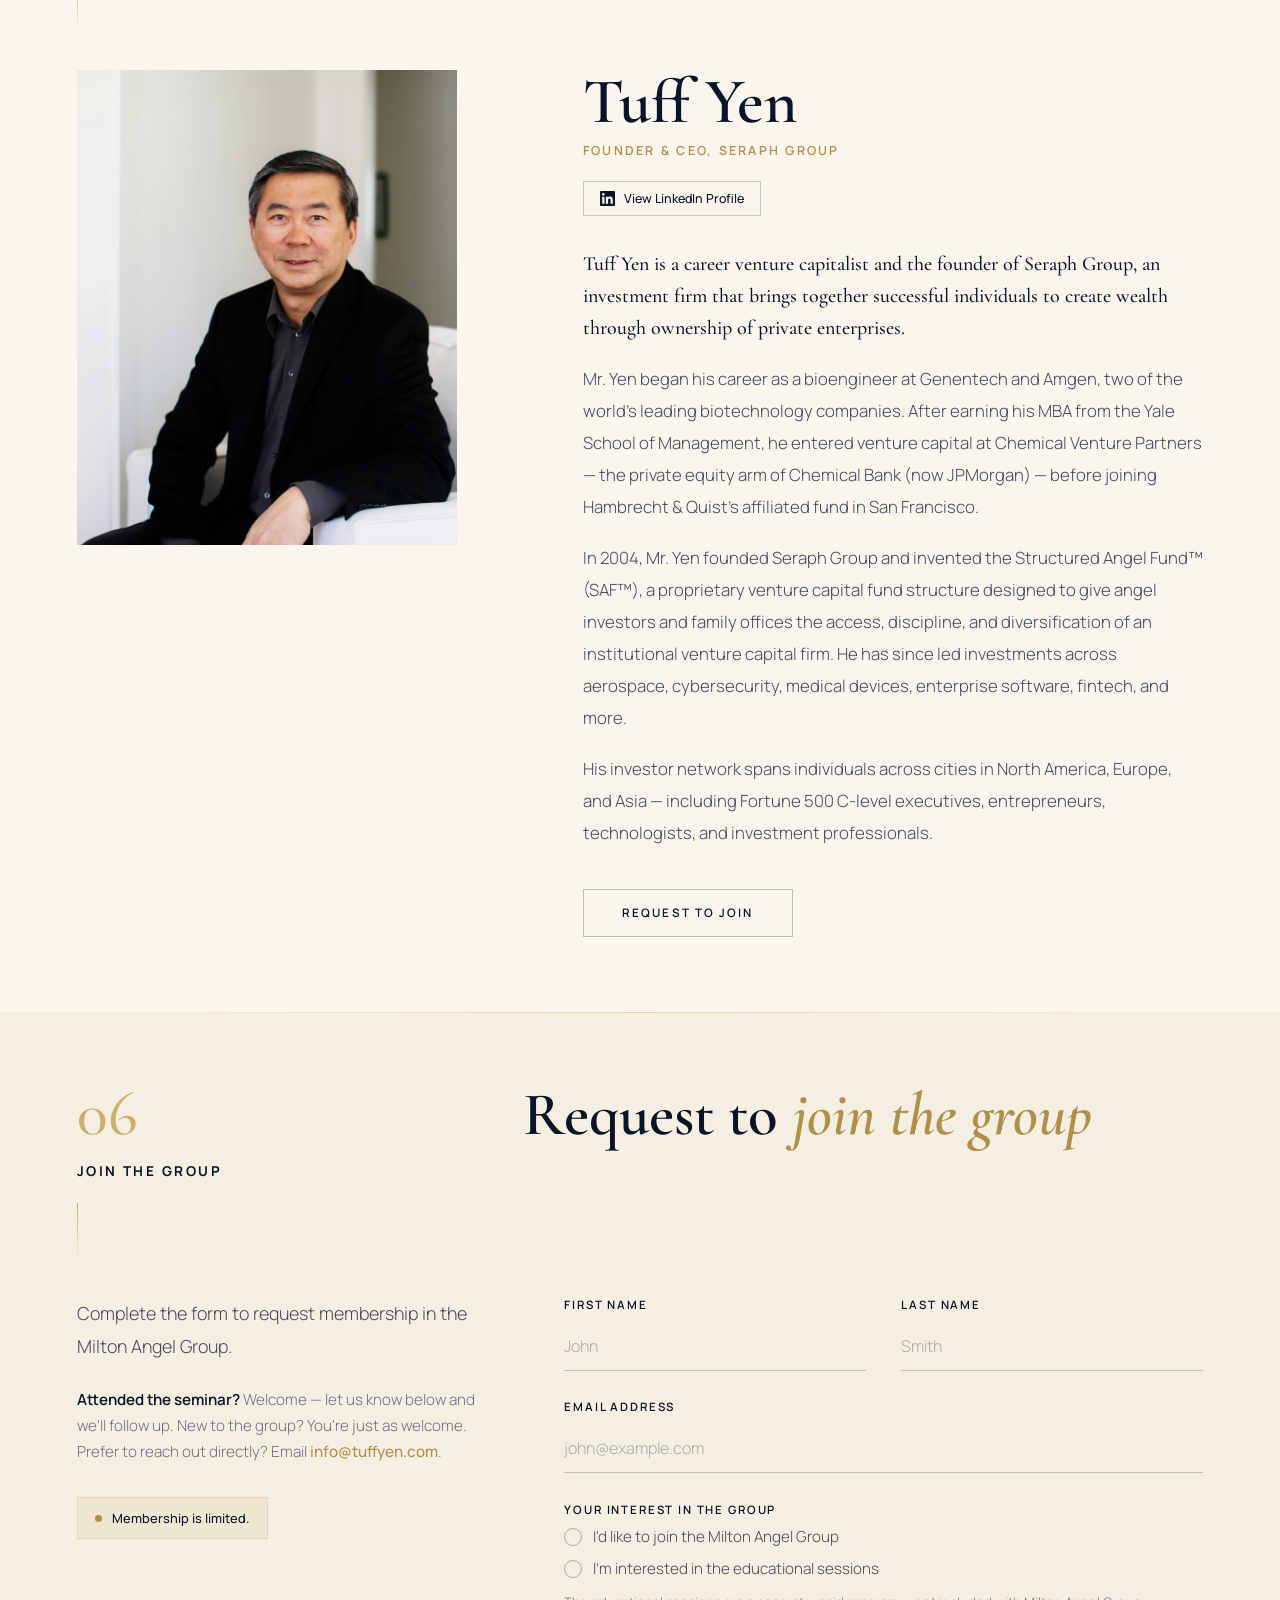
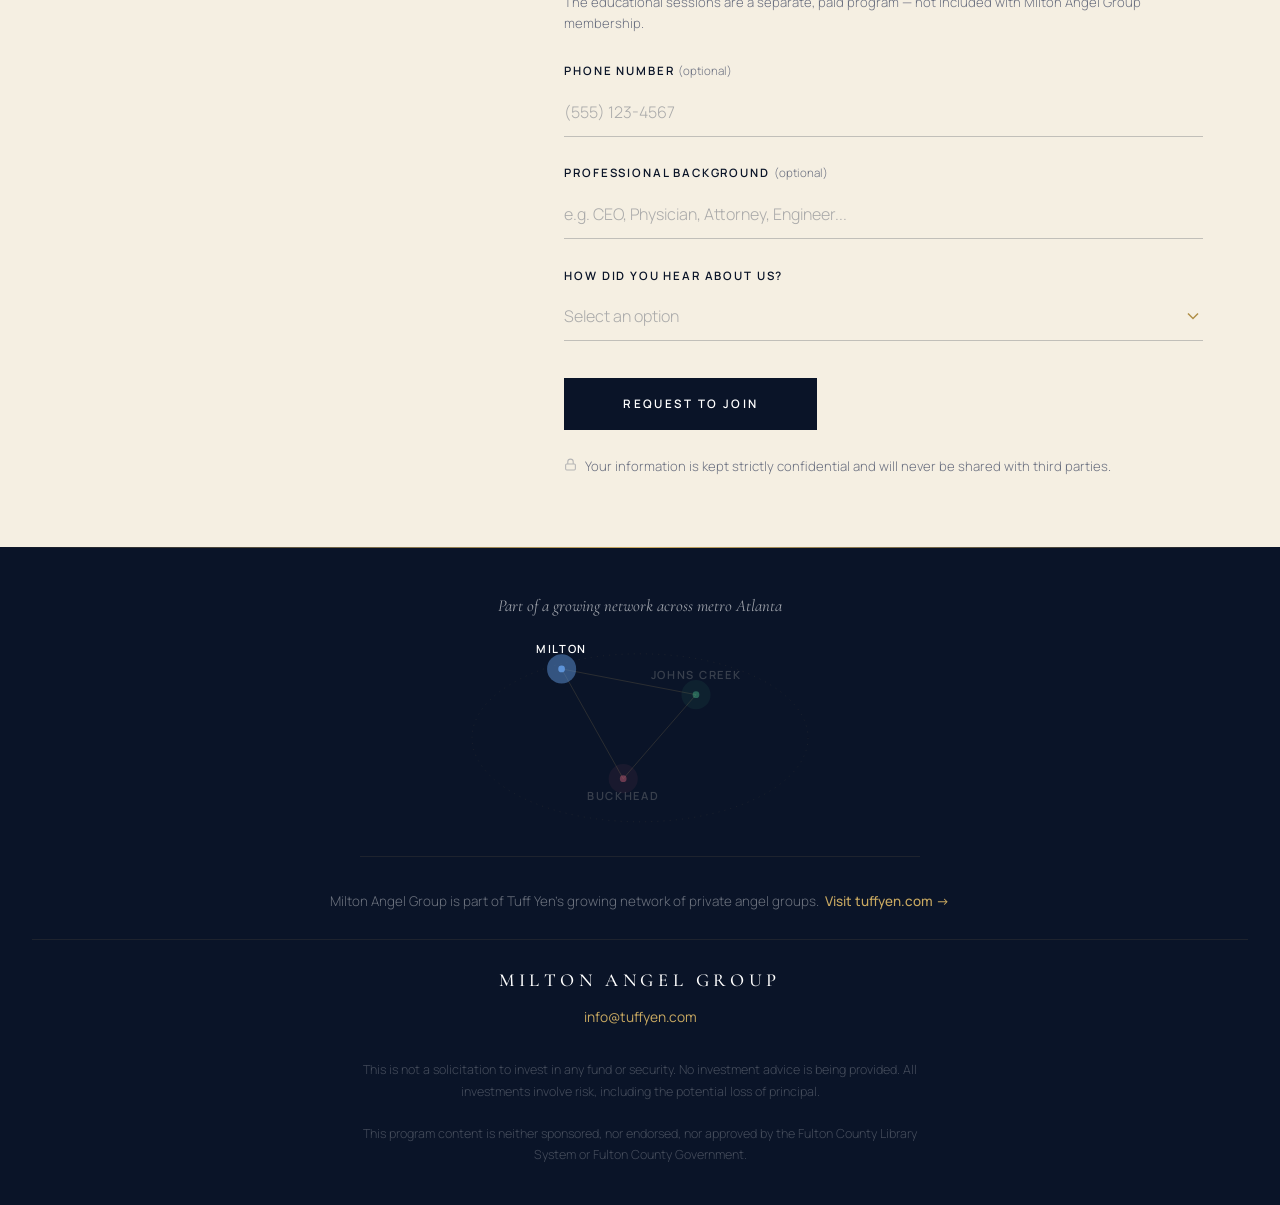
<file: miltonangelgroup/index.html>
<!DOCTYPE html>
<html lang="en">
<head>
<meta charset="UTF-8">
<meta name="viewport" content="width=device-width, initial-scale=1.0">
<title>Milton Angel Group — A Private Angel Investing Group in Milton, GA</title>
<meta name="description" content="A private group of accomplished individuals in Milton, Georgia who learn how early-stage technology investing works — then invest in it together. Led by Tuff Yen, a career venture capitalist. Membership is now open.">
<meta property="og:title" content="Milton Angel Group — A Private Angel Investing Group in Milton, GA">
<meta property="og:description" content="A private group of accomplished individuals in Milton, Georgia who learn how early-stage technology investing works — then invest in it together. Membership is now open.">
<meta property="og:type" content="website">
<meta property="og:url" content="https://tuffyen.com/miltonangelgroup/">
<meta name="theme-color" content="#0a1428">
<!-- TY monogram favicon (sapphire on navy) -->
<link rel="icon" href="data:image/svg+xml,%3Csvg xmlns='http://www.w3.org/2000/svg' viewBox='0 0 64 64'%3E%3Crect width='64' height='64' fill='%230a1428'/%3E%3Ccircle cx='32' cy='32' r='27' fill='none' stroke='%235d93d8' stroke-width='2.5'/%3E%3Ctext x='32' y='42' font-family='Georgia,serif' font-size='26' fill='%235d93d8' text-anchor='middle'%3ETY%3C/text%3E%3C/svg%3E">
<link rel="preconnect" href="https://fonts.googleapis.com">
<link rel="preconnect" href="https://fonts.gstatic.com" crossorigin>
<link href="https://fonts.googleapis.com/css2?family=Cormorant+Garamond:ital,wght@0,400;0,500;0,600;0,700;1,400;1,500;1,600&family=Manrope:wght@300;400;500;600;700&display=swap" rel="stylesheet">
<style>
*, *::before, *::after { margin: 0; padding: 0; box-sizing: border-box; }

:root {
  --navy:       #0a1428;
  --navy-light: #0e1a3a;
  --navy-mid:   #14224a;
  --gold:       #c9a961;
  --gold-light: #d9bb6f;
  --gold-deep:  #b08f48;
  --cream:      #f5efe2;
  --cream-2:    #efe7d6;
  --paper:      #faf6ee;
  --white:      #ffffff;
  --ink:        #1a1f2b;
  --ink-soft:   #44495a;
  --muted:      #6b7080;

  --serif: 'Cormorant Garamond', Georgia, 'Times New Roman', serif;
  --sans:  'Manrope', -apple-system, BlinkMacSystemFont, sans-serif;

  --ribbon-h: 2.4rem;
  --ease: cubic-bezier(0.22, 1, 0.36, 1);
  --maxw: 1240px;
}

html { scroll-behavior: smooth; }
/* Mobile: hard guard against any horizontal scroll */
@media (max-width: 860px) { html, body { overflow-x: hidden; max-width: 100%; } }
body {
  font-family: var(--sans);
  color: var(--ink-soft);
  background: var(--paper);
  overflow-x: hidden;
  -webkit-font-smoothing: antialiased;
  font-feature-settings: "kern", "liga";
}

@media (prefers-reduced-motion: reduce) {
  *, *::before, *::after {
    animation-duration: 0.01ms !important;
    animation-iteration-count: 1 !important;
    transition-duration: 0.01ms !important;
  }
  html { scroll-behavior: auto; }
}

/* ── ANIMATIONS ── */
@keyframes fadeUp   { from { opacity:0; transform:translateY(34px); } to { opacity:1; transform:translateY(0); } }
@keyframes fadeIn   { from { opacity:0; } to { opacity:1; } }
@keyframes drawDown { from { transform:scaleY(0); } to { transform:scaleY(1); } }

.reveal { opacity:0; transform:translateY(38px); transition:opacity 0.85s var(--ease), transform 0.85s var(--ease); }
.reveal.in { opacity:1; transform:none; }
.reveal-d1.in { transition-delay:0.1s; }
.reveal-d2.in { transition-delay:0.2s; }
.reveal-d3.in { transition-delay:0.3s; }

.stagger > * { opacity:0; transform:translateY(26px); transition:opacity 0.7s var(--ease), transform 0.7s var(--ease); }
.stagger.in > *:nth-child(1){opacity:1;transform:none;transition-delay:0s;}
.stagger.in > *:nth-child(2){opacity:1;transform:none;transition-delay:0.1s;}
.stagger.in > *:nth-child(3){opacity:1;transform:none;transition-delay:0.2s;}
.stagger.in > *:nth-child(4){opacity:1;transform:none;transition-delay:0.3s;}
.stagger.in > *:nth-child(5){opacity:1;transform:none;transition-delay:0.4s;}

/* ── RIBBON ── */
.ribbon {
  position: fixed; inset: 0 0 auto 0; z-index: 120;
  height: var(--ribbon-h);
  background: #050c1a;
  border-bottom: 1px solid rgba(201,169,97,0.2);
  display: flex; justify-content: center; align-items: center; gap: 1rem;
  font-size: 0.66rem; letter-spacing: 0.22em; text-transform: uppercase;
  color: rgba(245,239,226,0.4);
}
.ribbon a { color: rgba(245,239,226,0.78); text-decoration: none; display: inline-flex; align-items: center; gap: 0.45rem; font-weight: 500; transition: color 0.25s; }
.ribbon a:hover { color: var(--gold-light); }
.r-arrow { width: 14px; height: 1px; background: rgba(201,169,97,0.5); position: relative; transition: transform 0.25s, background 0.25s; }
.r-arrow::before { content:''; position:absolute; left:0; top:-3px; width:7px; height:7px; border-left:1px solid rgba(201,169,97,0.5); border-bottom:1px solid rgba(201,169,97,0.5); transform:rotate(45deg); transition:border-color 0.25s; }
.ribbon a:hover .r-arrow { transform: translateX(-3px); background: var(--gold-light); }
.ribbon a:hover .r-arrow::before { border-color: var(--gold-light); }
.r-div { width:1px; height:12px; background:rgba(201,169,97,0.2); }
.r-ctx { font-style:italic; font-weight:300; color:rgba(245,239,226,0.35); text-transform:none; letter-spacing:0.02em; font-size:0.78rem; font-family:var(--serif); }
@media (max-width:640px){ .r-ctx,.r-div{display:none;} .ribbon{font-size:0.6rem;letter-spacing:0.14em;} }

/* ── NAV ── */
.nav {
  position: fixed; top: var(--ribbon-h); left: 0; right: 0; z-index: 110;
  padding: 1.15rem clamp(1.5rem, 5vw, 4rem);
  display: flex; justify-content: space-between; align-items: center;
  transform: translateY(-130%); opacity: 0;
  transition: transform 0.45s var(--ease), opacity 0.45s ease, background 0.35s ease;
}
.nav.show {
  transform: translateY(0); opacity: 1;
  background: rgba(8,16,32,0.96);
  backdrop-filter: blur(26px); -webkit-backdrop-filter: blur(26px);
  border-bottom: 1px solid rgba(201,169,97,0.1);
}
.nav-logo { font-family: var(--serif); font-size: 1.05rem; color: #fff; letter-spacing: 0.22em; text-transform: uppercase; text-decoration: none; font-weight: 500; }
.nav-links { display: flex; align-items: center; gap: 2.1rem; }
.nav-links a { font-size: 0.72rem; color: rgba(255,255,255,0.55); text-decoration: none; letter-spacing: 0.14em; text-transform: uppercase; font-weight: 500; transition: color 0.25s; cursor: pointer; }
.nav-links a:hover { color: var(--gold); }
.nav-links a:focus-visible { outline: 2px solid var(--gold); outline-offset: 4px; }
.nav-reserve { color: var(--gold) !important; padding: 0.55rem 1.25rem; border: 1px solid rgba(201,169,97,0.5); transition: all 0.25s !important; white-space: nowrap; }
.nav-reserve:hover { background: var(--gold); color: var(--navy) !important; }
.nav-toggle { display: none; background: none; border: none; cursor: pointer; padding: 4px; }
.nav-toggle span { display: block; width: 24px; height: 1px; background: #fff; margin: 6px 0; transition: all 0.3s; }
@media (max-width:920px) {
  .nav-links { display:none; position:absolute; top:100%; left:0; right:0; flex-direction:column; align-items:flex-start; padding:1.6rem 2rem; gap:1.3rem; background:rgba(8,16,32,0.99); border-bottom:1px solid rgba(201,169,97,0.12); }
  .nav-links.open { display:flex; }
  .nav-toggle { display:block; }
  .nav-reserve { display:none !important; }
}

/* ── HERO ── */
.hero {
  position: relative; min-height: 100vh;
  background: var(--navy); color: #fff;
  display: flex; align-items: center;
  padding: calc(var(--ribbon-h) + 3.5rem) clamp(1.5rem, 6vw, 5rem) 3.5rem;
  overflow: hidden;
}
.hero-grid {
  position: absolute; inset: 0;
  background-image:
    linear-gradient(rgba(201,169,97,0.03) 1px, transparent 1px),
    linear-gradient(90deg, rgba(201,169,97,0.03) 1px, transparent 1px);
  background-size: 78px 78px;
  mask-image: radial-gradient(ellipse 90% 80% at 70% 40%, black 20%, transparent 100%);
  pointer-events: none;
}
.hero-glow { position:absolute; top:-18%; right:-8%; width:680px; height:680px; border-radius:50%; background:radial-gradient(circle, rgba(201,169,97,0.07) 0%, transparent 62%); pointer-events:none; }
.hero::after { content:''; position:absolute; bottom:0; left:0; right:0; height:1px; background:linear-gradient(90deg, transparent, var(--gold), transparent); }

.hero-inner {
  position: relative; z-index: 2;
  max-width: var(--maxw); margin: 0 auto; width: 100%;
  display: grid; grid-template-columns: 1fr; gap: 0;
}

/* vertical side label */
.hero-rail {
  position: absolute; left: clamp(-1rem, -2vw, -2rem); top: 50%;
  transform: translateY(-50%) rotate(180deg);
  writing-mode: vertical-rl;
  font-size: 0.66rem; letter-spacing: 0.4em; text-transform: uppercase;
  color: rgba(201,169,97,0.55); font-weight: 600;
  animation: fadeIn 1s ease 0.6s both;
}
@media (max-width:1100px){ .hero-rail{ display:none; } }

.hero-eyebrow {
  display: inline-flex; align-items: center; gap: 0.85rem;
  font-size: 0.72rem; font-weight: 600; letter-spacing: 0.3em; text-transform: uppercase;
  color: var(--gold); margin-bottom: 2rem;
  animation: fadeIn 0.9s ease 0.15s both;
}
.hero-eyebrow::before { content:''; width:42px; height:1px; background:var(--gold); opacity:0.7; }

.hero h1 {
  font-family: var(--serif); font-weight: 500;
  font-size: clamp(2.6rem, 7.5vw, 5.8rem);
  line-height: 1.05; letter-spacing: 0.2em;
  text-transform: uppercase;
  color: #fff; margin-bottom: 1.6rem;
  animation: fadeUp 1s ease 0.3s both;
}
.hero h1 .accent { display: block; font-style: italic; color: var(--gold-light); font-weight: 400; }

.hero-lead {
  max-width: 620px;
  font-size: clamp(1.1rem, 1.7vw, 1.4rem);
  line-height: 1.65; font-weight: 300;
  color: rgba(255,255,255,0.72);
  margin-bottom: 2.2rem;
  animation: fadeUp 1s ease 0.45s both;
}
.hero-creds {
  font-family: var(--serif); font-style: italic;
  font-size: clamp(1rem, 1.5vw, 1.25rem);
  color: rgba(201,169,97,0.85); font-weight: 400;
  letter-spacing: 0.01em; line-height: 1.7;
  margin-bottom: 2rem; max-width: 640px;
  animation: fadeUp 1s ease 0.6s both;
}

/* upcoming-seminar callout in hero (clarifies the timer + CTA) */
.hero-seminar {
  border: 1px solid rgba(201,169,97,0.3);
  background: rgba(201,169,97,0.045);
  padding: 1.7rem 1.9rem 1.9rem;
  max-width: 660px;
  animation: fadeUp 1s ease 0.75s both;
}
.hs-label {
  display: flex; align-items: center; gap: 0.65rem;
  font-size: 0.72rem; font-weight: 700; letter-spacing: 0.22em; text-transform: uppercase;
  color: var(--gold); margin-bottom: 0.6rem;
}
.hs-label::before { content:''; width: 24px; height: 1px; background: var(--gold); }
.hs-detail {
  font-family: var(--serif); font-size: clamp(1.2rem, 2vw, 1.55rem);
  color: #fff; font-weight: 500; line-height: 1.35; margin-bottom: 0;
}
.hs-note {
  font-family: var(--sans); font-size: 0.92rem; font-weight: 300;
  color: rgba(255,255,255,0.6); line-height: 1.6; margin-top: 0.8rem;
}
/* Separate paid course program callout (on dark sections) */
.course-note { margin-top: clamp(2.4rem, 4vw, 3.2rem); border: 1px solid rgba(201,169,97,0.3); background: rgba(201,169,97,0.05); padding: 1.7rem 1.9rem; }
.course-tag { display: inline-block; font-family: var(--sans); font-size: 0.64rem; font-weight: 700; letter-spacing: 0.22em; text-transform: uppercase; color: var(--gold); margin-bottom: 0.7rem; }
.course-note h4 { font-family: var(--serif); font-size: clamp(1.3rem, 2.2vw, 1.6rem); font-weight: 600; color: #fff; margin-bottom: 0.5rem; }
.course-note p { font-size: 0.98rem; line-height: 1.75; font-weight: 300; color: rgba(255,255,255,0.65); }
.course-note a { color: var(--gold); text-decoration: none; border-bottom: 1px solid rgba(201,169,97,0.4); }
.course-note a:hover { color: var(--gold-light); }
.course-modules { display: grid; grid-template-columns: repeat(2, 1fr); gap: 0.45rem 1.8rem; margin: 1.4rem 0; }
.course-modules div { font-size: 0.9rem; font-weight: 300; color: rgba(255,255,255,0.62); line-height: 1.6; }
.course-modules i { font-style: normal; font-family: var(--serif); color: var(--gold); margin-right: 0.5rem; }
.course-price { border-top: 1px solid rgba(201,169,97,0.25); padding-top: 1.1rem; font-size: 0.95rem; font-weight: 300; color: rgba(255,255,255,0.7); line-height: 1.7; }
.course-price strong { color: #fff; font-weight: 600; }

/* Membership: what's included + tiers (dark section) */
.mem-block { margin-top: clamp(2.6rem, 4vw, 3.4rem); }
.mem-sub { font-family: var(--sans); font-size: 0.72rem; font-weight: 700; letter-spacing: 0.24em; text-transform: uppercase; color: var(--gold); margin-bottom: 1.4rem; display: flex; align-items: center; gap: 1rem; }
.mem-sub::after { content: ''; flex: 1; height: 1px; background: rgba(201,169,97,0.25); }
.mem-grid { display: grid; grid-template-columns: repeat(2, 1fr); gap: 1.6rem 2.4rem; }
.mem-item h4 { font-family: var(--serif); font-size: 1.25rem; font-weight: 600; color: #fff; margin-bottom: 0.35rem; }
.mem-item p { font-size: 0.95rem; line-height: 1.7; font-weight: 300; color: rgba(255,255,255,0.62); }
.tier-grid { display: grid; grid-template-columns: repeat(2, 1fr); gap: 1.4rem; margin-top: 1.4rem; }
.tier { border: 1px solid rgba(201,169,97,0.3); background: rgba(201,169,97,0.05); padding: 1.6rem 1.7rem; }
.tier-name { font-family: var(--sans); font-size: 0.66rem; font-weight: 700; letter-spacing: 0.22em; text-transform: uppercase; color: var(--gold); margin-bottom: 0.6rem; }
.tier-price { font-family: var(--serif); font-size: clamp(2rem, 3.4vw, 2.6rem); font-weight: 600; color: #fff; line-height: 1; margin-bottom: 0.7rem; }
.tier-price span { font-family: var(--sans); font-size: 0.8rem; font-weight: 400; color: rgba(255,255,255,0.5); letter-spacing: 0.04em; }
.tier p { font-size: 0.92rem; line-height: 1.65; font-weight: 300; color: rgba(255,255,255,0.62); }
.mem-note { margin-top: 1.6rem; font-size: 0.86rem; line-height: 1.75; font-weight: 300; font-style: italic; color: rgba(255,255,255,0.45); }
@media (max-width: 700px) { .mem-grid, .tier-grid, .course-modules { grid-template-columns: 1fr; } }
.hs-countdown {
  display: flex; align-items: center; gap: 1rem; flex-wrap: wrap;
  margin-top: 1.4rem; padding-top: 1.4rem; border-top: 1px solid rgba(201,169,97,0.2);
}
.hs-cd-prefix { font-size: 0.64rem; letter-spacing: 0.22em; text-transform: uppercase; color: var(--gold); font-weight: 600; }
.cd-group { display: flex; align-items: flex-start; gap: 0.5rem; }
.cd-block { text-align: center; min-width: 40px; }
.cd-num { font-family: var(--serif); font-size: 1.7rem; font-weight: 600; color: #fff; line-height: 1; }
.cd-lbl { font-size: 0.52rem; letter-spacing: 0.16em; text-transform: uppercase; color: var(--gold); margin-top: 0.25rem; }
.cd-colon { color: rgba(201,169,97,0.4); font-family: var(--serif); font-size: 1.3rem; align-self: flex-start; margin-top: 0.05rem; }
.hero-actions { display: flex; align-items: center; gap: 1.1rem; flex-wrap: wrap; margin-top: 1.7rem; }
@media (max-width:560px){
  .hero-seminar { padding: 1.4rem 1.4rem 1.6rem; }
  .hs-countdown { gap: 0.7rem; }
  .cd-group { gap: 0.35rem; }
  .cd-block { min-width: 34px; }
  .cd-num { font-size: 1.45rem; }
  .hero-actions .btn { flex: 1 1 auto; text-align: center; }
}

/* ── BUTTONS ── */
.btn { display:inline-block; font-family:var(--sans); font-size:0.73rem; font-weight:600; letter-spacing:0.18em; text-transform:uppercase; text-decoration:none; cursor:pointer; transition:all 0.3s var(--ease); position:relative; overflow:hidden; border:none; }
.btn span { position:relative; z-index:1; }
.btn:focus-visible { outline:2px solid var(--gold); outline-offset:3px; }
.btn-gold { padding:16px 50px; background:var(--gold); color:var(--navy); }
.btn-gold::before { content:''; position:absolute; inset:0 100% 0 0; background:var(--gold-light); transition:right 0.3s var(--ease); }
.btn-gold:hover::before { right:0; }
.btn-outline { padding:15px 38px; border:1px solid rgba(255,255,255,0.25); color:rgba(255,255,255,0.75); background:transparent; }
.btn-outline:hover { border-color:rgba(255,255,255,0.6); color:#fff; }
.btn-navy { padding:16px 50px; background:var(--navy); color:#fff; }
.btn-navy::before { content:''; position:absolute; inset:0 100% 0 0; background:var(--gold); transition:right 0.3s var(--ease); }
.btn-navy:hover::before { right:0; }
.btn-navy:hover { color:var(--navy); }
.btn-ghost-navy { padding:15px 38px; border:1px solid rgba(10,20,40,0.25); color:var(--navy); background:transparent; }
.btn-ghost-navy:hover { border-color:var(--navy); }

/* ── EDITORIAL SECTION FRAME ── */
.section { padding: clamp(3.25rem, 5.5vw, 5.5rem) clamp(1.5rem, 6vw, 5rem); position: relative; }
.wrap { max-width: var(--maxw); margin: 0 auto; }

/* section header: number + label + heading, asymmetric */
.s-head { display: grid; grid-template-columns: minmax(0, 0.9fr) minmax(0, 1.6fr); gap: clamp(1.5rem, 5vw, 5rem); align-items: start; margin-bottom: clamp(1.75rem, 3vw, 2.5rem); }
.s-meta { position: relative; }
.s-num {
  font-family: var(--serif); font-size: clamp(2.8rem, 5vw, 4.5rem); font-weight: 500;
  line-height: 1; color: var(--gold); opacity: 0.9;
}
.s-label { font-size: 0.85rem; font-weight: 700; letter-spacing: 0.18em; text-transform: uppercase; color: var(--navy); margin-top: 1rem; }
.s-rule { width: 1px; height: 56px; background: linear-gradient(var(--gold), transparent); margin-top: 1.4rem; transform-origin: top; }
.s-title { font-family: var(--serif); font-weight: 600; font-size: clamp(2.2rem, 5vw, 3.8rem); line-height: 1.1; color: var(--navy); letter-spacing: 0; }
.s-title em { font-style: italic; color: var(--gold-deep); }
@media (max-width:760px){ .s-head{ grid-template-columns:1fr; gap:1.2rem; } .s-rule{ display:none; } }

.lead { font-size: 1.12rem; line-height: 1.85; font-weight: 300; color: var(--ink-soft); }
.lead p + p { margin-top: 1.3rem; }

/* alternating section bg */
.bg-paper { background: var(--paper); }
.bg-cream { background: var(--cream); }
.bg-navy  { background: var(--navy); color: #fff; }
.hairline-top::before { content:''; position:absolute; top:0; left:clamp(1.5rem,6vw,5rem); right:clamp(1.5rem,6vw,5rem); height:1px; background:linear-gradient(90deg, transparent, rgba(201,169,97,0.4), transparent); }

/* ── SECTION 01 — SEMINAR ── */
.seminar-body { display: grid; grid-template-columns: 1.5fr 1fr; gap: clamp(2rem, 5vw, 4.5rem); align-items: stretch; }
@media (max-width:860px){ .seminar-body{ grid-template-columns:1fr; } }

.seminar-meta { list-style: none; margin-top: 0.5rem; }
.seminar-meta li { display: grid; grid-template-columns: 130px 1fr; gap: 1.5rem; padding: 1.3rem 0; border-bottom: 1px solid rgba(10,20,40,0.1); align-items: baseline; }
.seminar-meta li:first-child { border-top: 1px solid rgba(10,20,40,0.1); }
.sm-label { font-size: 0.68rem; font-weight: 600; letter-spacing: 0.2em; text-transform: uppercase; color: var(--gold-deep); }
.sm-value { font-family: var(--serif); font-size: 1.35rem; font-weight: 500; color: var(--navy); line-height: 1.4; }
.sm-value small { display:block; font-family:var(--sans); font-size:0.92rem; font-weight:300; color:var(--muted); margin-top:0.2rem; letter-spacing:0; }
.seminar-cta { margin-top: 2.5rem; }

/* date plate */
.date-plate {
  background: var(--navy); color: #fff; position: relative;
  display: flex; flex-direction: column; align-items: center; justify-content: center;
  text-align: center; padding: 3rem 2rem; overflow: hidden;
}
.date-plate::before { content:''; position:absolute; top:1rem; left:1rem; width:1.8rem; height:1.8rem; border-top:1px solid var(--gold); border-left:1px solid var(--gold); }
.date-plate::after  { content:''; position:absolute; bottom:1rem; right:1rem; width:1.8rem; height:1.8rem; border-bottom:1px solid var(--gold); border-right:1px solid var(--gold); }
.dp-month { font-size: 0.85rem; letter-spacing: 0.38em; text-transform: uppercase; color: var(--gold); font-weight: 600; margin-bottom: 0.4rem; }
.dp-day { font-family: var(--serif); font-size: clamp(3rem, 6vw, 4.4rem); font-weight: 600; line-height: 1.05; }
.dp-year { font-size: 0.72rem; letter-spacing: 0.3em; color: rgba(255,255,255,0.4); margin-top: 0.7rem; }
.dp-rule { width: 40px; height: 1px; background: rgba(201,169,97,0.3); margin: 1.8rem 0; }
.dp-time { font-family: var(--serif); font-size: 1.75rem; color: var(--gold-light); font-weight: 500; }
.dp-doors { font-size: 0.74rem; color: rgba(255,255,255,0.45); font-weight: 300; margin-top: 0.3rem; letter-spacing: 0.04em; }

.disclaimer { margin-top: 2.5rem; font-size: 0.78rem; line-height: 1.75; color: var(--muted); font-weight: 300; font-style: italic; max-width: 720px; }
.bg-navy .disclaimer { color: rgba(255,255,255,0.35); }

/* ── SECTION 02 — AGENDA (editorial timeline) ── */
.agenda-list { border-top: 1px solid rgba(201,169,97,0.25); }
.agenda-row {
  display: grid; grid-template-columns: 150px 1fr; gap: clamp(1.5rem, 5vw, 4rem);
  padding: 1.35rem 0; border-bottom: 1px solid rgba(201,169,97,0.18);
  align-items: baseline; transition: background 0.25s; cursor: default;
}
.agenda-row:hover { background: rgba(201,169,97,0.05); }
.ag-time { font-family: var(--serif); font-size: 1.6rem; font-weight: 500; color: var(--gold-deep); }
.ag-title { font-family: var(--serif); font-size: 1.5rem; font-weight: 600; color: var(--navy); margin-bottom: 0.35rem; line-height: 1.25; }
.ag-desc { font-size: 0.98rem; line-height: 1.7; font-weight: 300; color: var(--ink-soft); max-width: 620px; }
@media (max-width:620px){ .agenda-row{ grid-template-columns:1fr; gap:0.4rem; } .ag-time{ font-size:1.25rem; } }

/* ── SECTION 03 — ABOUT (drop cap + pull quote + pillars) ── */
.about-grid { display: grid; grid-template-columns: 1.4fr 1fr; gap: clamp(2.5rem, 6vw, 6rem); align-items: start; }
@media (max-width:920px){ .about-grid{ grid-template-columns:1fr; gap:2.2rem; } }
.about-prose p:first-of-type::first-letter {
  font-family: var(--serif); float: left; font-size: 4.6rem; line-height: 0.78;
  font-weight: 600; color: var(--gold-deep); padding: 0.3rem 0.7rem 0 0; margin-top: 0.1rem;
}
.pull-quote {
  border-left: 2px solid var(--gold); padding: 0.4rem 0 0.4rem 1.8rem; margin: 2.5rem 0;
  font-family: var(--serif); font-style: italic; font-size: clamp(1.5rem, 2.3vw, 2rem);
  line-height: 1.4; color: var(--navy); font-weight: 500;
}
.pillars { display: flex; flex-direction: column; gap: 0; border-top: 1px solid rgba(10,20,40,0.12); }
.pillar { display: grid; grid-template-columns: 36px 1fr; gap: 1.1rem; padding: 1.5rem 0; border-bottom: 1px solid rgba(10,20,40,0.12); cursor: default; }
.pillar-icon { width: 36px; height: 36px; border: 1px solid rgba(201,169,97,0.45); display: flex; align-items: center; justify-content: center; transition: all 0.25s; }
.pillar:hover .pillar-icon { background: var(--gold); border-color: var(--gold); }
.pillar:hover .pillar-icon svg { color: var(--navy); }
.pillar-icon svg { width: 16px; height: 16px; color: var(--gold-deep); transition: color 0.25s; }
.pillar h4 { font-family: var(--serif); font-size: 1.3rem; font-weight: 600; color: var(--navy); margin-bottom: 0.25rem; }
.pillar p { font-size: 0.92rem; line-height: 1.65; font-weight: 300; color: var(--muted); }

/* ── SECTION 04 — LEARN (oversized numbered list) ── */
.learn-list { margin-top: 1rem; }
.learn-row {
  display: grid; grid-template-columns: minmax(0,0.5fr) minmax(0,2fr); gap: clamp(1.5rem,5vw,4rem);
  padding: clamp(1.4rem,2.5vw,2.1rem) 0; border-top: 1px solid rgba(201,169,97,0.18);
  align-items: start; transition: padding-left 0.35s var(--ease);
}
.learn-row:last-child { border-bottom: 1px solid rgba(201,169,97,0.18); }
.bg-navy .learn-row { border-color: rgba(201,169,97,0.16); }
.learn-row:hover { padding-left: 0.6rem; }
.learn-num { font-family: var(--serif); font-size: clamp(3rem,7vw,6rem); font-weight: 500; line-height: 0.85; color: rgba(201,169,97,0.85); }
.bg-navy .learn-num { color: rgba(201,169,97,0.5); }
.learn-h { font-family: var(--serif); font-size: clamp(1.6rem,3vw,2.4rem); font-weight: 600; color: #fff; margin-bottom: 0.6rem; line-height: 1.15; }
.learn-p { font-size: 1.02rem; line-height: 1.8; font-weight: 300; color: rgba(255,255,255,0.62); max-width: 640px; }
@media (max-width:680px){ .learn-row{ grid-template-columns:1fr; gap:0.6rem; } }

/* ── SECTION 05 — HOST (editorial bio) ── */
.host-grid { display: grid; grid-template-columns: 0.9fr 1.3fr; gap: clamp(2.5rem,6vw,5.5rem); align-items: start; }
@media (max-width:920px){ .host-grid{ grid-template-columns:1fr; gap:2rem; } .host-photo-wrap{ max-width:280px; } }
.host-photo-wrap { position: relative; max-width: 380px; }
.host-photo { width: 100%; aspect-ratio: 4/5; overflow: hidden; background: var(--navy-light); }
.host-photo img { width: 100%; height: 100%; object-fit: cover; object-position: center top; }
.host-photo-wrap::after { content:''; position:absolute; bottom:-14px; left:14px; right:-14px; top:14px; border:1px solid var(--gold); z-index:-1; }
.host-name { font-family: var(--serif); font-size: clamp(2.6rem,5vw,4rem); font-weight: 600; color: var(--navy); line-height: 1; margin-bottom: 0.5rem; }
.host-role { font-size: 0.78rem; letter-spacing: 0.18em; text-transform: uppercase; color: var(--gold-deep); font-weight: 600; margin-bottom: 1.4rem; }
.host-li { display: inline-flex; align-items: center; gap: 0.55rem; font-size: 0.78rem; font-weight: 500; color: var(--navy); text-decoration: none; padding: 8px 16px; border: 1px solid rgba(10,20,40,0.2); transition: all 0.28s; margin-bottom: 2rem; }
.host-li:hover, .host-li:focus-visible { border-color: var(--gold); color: var(--gold-deep); outline: none; }
.host-bio { font-size: 1.05rem; line-height: 1.9; font-weight: 300; color: var(--ink-soft); }
.host-bio p + p { margin-top: 1.2rem; }
.host-bio p:first-of-type { font-size: 1.25rem; font-family: var(--serif); color: var(--navy); line-height: 1.6; font-weight: 500; }

/* ── SECTION 06 — FORM ── */
.form-grid { display: grid; grid-template-columns: 0.9fr 1.4fr; gap: clamp(2.5rem,6vw,5rem); align-items: start; }
@media (max-width:920px){ .form-grid{ grid-template-columns:1fr; gap:2rem; } }
.form-aside-note { font-size: 0.95rem; line-height: 1.7; font-weight: 300; color: var(--muted); margin-top: 1.5rem; }
.form-aside-note a { color: var(--gold-deep); text-decoration: none; font-weight: 500; }
.form-radios { display: flex; flex-direction: column; gap: 0.65rem; margin-top: 0.35rem; }
.form-radios .radio { display: flex; align-items: flex-start; gap: 0.7rem; cursor: pointer; font-size: 0.95rem; font-weight: 300; color: var(--ink-soft); line-height: 1.4; }
.form-radios input { appearance: none; -webkit-appearance: none; width: 18px; height: 18px; margin: 0; flex-shrink: 0; position: relative; top: 2px; border: 1px solid rgba(0,0,0,0.28); border-radius: 50%; cursor: pointer; transition: border-color 0.2s; }
.form-radios input:checked { border-color: var(--gold-deep); }
.form-radios input:checked::after { content: ''; position: absolute; inset: 3px; border-radius: 50%; background: var(--gold-deep); }
.form-radios input:focus-visible { outline: 2px solid var(--gold); outline-offset: 2px; }
.form-radios .radio:hover input { border-color: var(--gold-deep); }
.form-notice { display: inline-flex; align-items: center; gap: 0.6rem; font-size: 0.8rem; font-weight: 500; color: var(--navy); background: rgba(201,169,97,0.12); border: 1px solid rgba(201,169,97,0.3); padding: 0.7rem 1.1rem; margin-top: 2rem; }
.notice-dot { width: 7px; height: 7px; border-radius: 50%; background: var(--gold-deep); flex-shrink: 0; }

.form-row { display: grid; grid-template-columns: 1fr 1fr; gap: 2.2rem; }
.form-group { margin-bottom: 1.8rem; }
.form-label { display: block; font-size: 0.72rem; font-weight: 600; letter-spacing: 0.16em; text-transform: uppercase; color: var(--navy); margin-bottom: 0.6rem; }
.form-label .opt { color: var(--muted); text-transform: none; letter-spacing: 0; font-weight: 300; }
.form-input { width: 100%; padding: 13px 0; border: none; border-bottom: 1px solid rgba(10,20,40,0.22); background: transparent; font-family: var(--sans); font-size: 1rem; font-weight: 300; color: var(--navy); outline: none; transition: border-color 0.28s; border-radius: 0; }
.form-input:focus { border-bottom-color: var(--gold-deep); }
.form-input::placeholder { color: #aaa; font-weight: 300; }
select.form-input { appearance: none; -webkit-appearance: none; cursor: pointer; background-image: url("data:image/svg+xml,%3Csvg xmlns='http://www.w3.org/2000/svg' width='12' height='8' viewBox='0 0 12 8' fill='none' stroke='%23b08f48' stroke-width='1.5'%3E%3Cpath d='M1 1.5l5 5 5-5'/%3E%3C/svg%3E"); background-repeat: no-repeat; background-position: right 4px center; padding-right: 28px; color: #aaa; }
select.form-input.filled { color: var(--navy); }
select.form-input option { color: var(--navy); background: #fff; }
.form-submit { display: inline-block; padding: 17px 58px; background: var(--navy); border: 1px solid var(--navy); color: #fff; font-family: var(--sans); font-size: 0.73rem; font-weight: 600; letter-spacing: 0.2em; text-transform: uppercase; cursor: pointer; transition: all 0.3s var(--ease); position: relative; overflow: hidden; margin-top: 0.5rem; }
.form-submit::before { content:''; position:absolute; inset:0 100% 0 0; background:var(--gold); transition:right 0.3s var(--ease); }
.form-submit:hover::before { right:0; }
.form-submit:hover { color: var(--navy); border-color: var(--gold); }
.form-submit:disabled { opacity: 0.55; cursor: not-allowed; }
.form-submit:focus-visible { outline: 2px solid var(--gold); outline-offset: 3px; }
.form-submit span { position: relative; z-index: 1; }
.form-privacy { margin-top: 1.6rem; font-size: 0.82rem; color: var(--muted); line-height: 1.6; font-weight: 300; display: flex; align-items: flex-start; gap: 0.5rem; }
.form-privacy svg { flex-shrink: 0; margin-top: 2px; opacity: 0.45; }
.form-success { display: none; padding: 1rem 0; }
.success-icon { width: 52px; height: 52px; border: 1px solid var(--gold); border-radius: 50%; display: flex; align-items: center; justify-content: center; margin-bottom: 1.8rem; }
.form-success h3 { font-family: var(--serif); font-size: 2.2rem; color: var(--navy); margin-bottom: 0.8rem; }
.form-success p { font-size: 1rem; color: var(--muted); font-weight: 300; line-height: 1.75; }
@media (max-width:560px){ .form-row{ grid-template-columns:1fr; gap:0; } }

/* ── FOOTER ── */
.footer { background: var(--navy); padding: 3rem 2rem 2.5rem; text-align: center; position: relative; }
.footer::before { content:''; position:absolute; top:0; left:0; right:0; height:1px; background:linear-gradient(90deg, transparent, var(--gold), transparent); }
.footer-parent { margin-bottom: 1.8rem; padding-bottom: 1.8rem; border-bottom: 1px solid rgba(201,169,97,0.1); font-size: 0.84rem; font-weight: 300; color: rgba(255,255,255,0.4); }
.footer-parent a { color: var(--gold); text-decoration: none; font-weight: 500; transition: color 0.25s; }
.footer-parent a:hover { color: var(--gold-light); }
.footer-logo { font-family: var(--serif); font-size: 1.15rem; color: #fff; letter-spacing: 0.25em; text-transform: uppercase; font-weight: 500; margin-bottom: 0.9rem; }
.footer-email { font-size: 0.86rem; color: var(--gold); text-decoration: none; font-weight: 400; transition: color 0.25s; }
.footer-email:hover { color: var(--gold-light); }
.footer-disclaimer { margin: 2rem auto 0; font-size: 0.78rem; color: rgba(255,255,255,0.24); font-weight: 300; line-height: 1.7; max-width: 580px; }

/* ── STICKY CTA ── */
.sticky-cta { position: fixed; bottom: 0; left: 0; right: 0; z-index: 95; background: rgba(8,16,32,0.97); backdrop-filter: blur(20px); -webkit-backdrop-filter: blur(20px); border-top: 1px solid rgba(201,169,97,0.2); padding: 0.9rem clamp(1.5rem,5vw,3rem); display: flex; align-items: center; justify-content: space-between; gap: 1rem; transform: translateY(100%); transition: transform 0.5s var(--ease); }
.sticky-cta.show { transform: translateY(0); }
.sticky-text { font-size: 0.82rem; color: rgba(255,255,255,0.6); font-weight: 300; }
.sticky-text strong { color: #fff; font-weight: 500; }
.sticky-date { color: var(--gold); font-weight: 500; }
.sticky-right { display: flex; align-items: center; gap: 1rem; flex-shrink: 0; }
.sticky-close { background: none; border: none; cursor: pointer; color: rgba(255,255,255,0.3); font-size: 1.1rem; padding: 4px; line-height: 1; transition: color 0.2s; }
.sticky-close:hover { color: rgba(255,255,255,0.65); }
.sticky-close:focus-visible { outline: 2px solid var(--gold); outline-offset: 2px; }
@media (max-width:600px){ .sticky-cta{ flex-direction:column; gap:0.7rem; padding:0.9rem 1.5rem 1.1rem; } .sticky-text{ text-align:center; font-size:0.74rem; } .sticky-close{ position:absolute; top:0.7rem; right:1rem; } }

/* ── SIGNATURE ENHANCEMENTS ── */
/* Gold-leaf shimmer on the page title (once, on load) */
.hero h1 .wordmark {
  display: inline-block;
  background: linear-gradient(110deg, #fff 0%, #fff 38%, var(--gold-light) 47%, #fff5db 50%, var(--gold-light) 53%, #fff 62%, #fff 100%);
  background-size: 280% 100%; background-position: 150% 0;
  -webkit-background-clip: text; background-clip: text;
  -webkit-text-fill-color: transparent; color: transparent;
  animation: leafSweep 1.6s var(--ease) 0.6s forwards;
}
@keyframes leafSweep { to { background-position: -60% 0; } }

/* Old-style figures on display numerals */
.s-num, .dp-day, .cd-num { font-variant-numeric: oldstyle-nums; font-feature-settings: "onum" 1, "pnum" 1; }

/* Gold scroll-spine (desktop) */
.scroll-spine { position: fixed; left: 0; top: 0; bottom: 0; width: 2px; z-index: 90; background: rgba(201,169,97,0.08); pointer-events: none; }
.scroll-spine-fill { position: absolute; inset: 0; background: linear-gradient(to bottom, var(--gold-deep), var(--gold), var(--gold-light)); transform: scaleY(0); transform-origin: top; }
@media (max-width: 768px) { .scroll-spine { display: none; } }

/* "Part of a growing network" — Atlanta jewel-constellation in the footer */
.network { max-width: 560px; margin: 0 auto 2.2rem; padding-bottom: 2rem; border-bottom: 1px solid rgba(201,169,97,0.1); }
.network-cap { font-family: var(--serif); font-style: italic; font-size: 1.05rem; color: rgba(255,255,255,0.6); margin-bottom: 0.4rem; }
.constellation svg { width: 100%; height: auto; overflow: visible; display: block; }
.cn-ring { fill: none; stroke: rgba(201,169,97,0.3); stroke-width: 1; stroke-dasharray: 2 9; opacity: 0.5; }
.cn-thread { stroke: var(--gold); stroke-width: 1; opacity: 0.3; }
.cn-dot, .cn-glow { transform-box: fill-box; transform-origin: center; }
.cn-glow { opacity: 0.16; }
.cn-node.sapphire .cn-dot, .cn-node.sapphire .cn-glow { fill: #5d93d8; }
.cn-node.emerald  .cn-dot, .cn-node.emerald  .cn-glow { fill: #46b487; }
.cn-node.garnet   .cn-dot, .cn-node.garnet   .cn-glow { fill: #c95f76; }
.cn-node text { font-family: var(--sans); font-size: 20px; letter-spacing: 3px; text-transform: uppercase; fill: rgba(245,239,226,0.4); font-weight: 600; }
.cn-node:not(.current) { opacity: 0.5; }
.cn-node.current .cn-glow { opacity: 0.5; animation: cnPulse 3.6s var(--ease) infinite; }
.cn-node.current text { fill: #fff; }
@keyframes cnPulse { 0%,100% { opacity: 0.28; transform: scale(1); } 50% { opacity: 0.5; transform: scale(1.4); } }

@media (prefers-reduced-motion: reduce) {
  .hero h1 .wordmark { animation: none; background-position: 0 0; }
  .cn-node.current .cn-glow { animation: none; }
}

/* ── MORE ENHANCEMENTS ── */
/* Living network in the hero */
.hero-net { position: absolute; inset: 0; z-index: 1; pointer-events: none; opacity: 0.5; }
.hero-glow { transition: transform 0.6s var(--ease); }

/* Power-law widget (dark section) */
.powerlaw { margin-top: clamp(2.6rem, 5vw, 3.6rem); }
.pl-kicker { font-family: var(--sans); font-size: 0.72rem; font-weight: 700; letter-spacing: 0.22em; text-transform: uppercase; color: var(--gold); margin-bottom: 0.7rem; }
.pl-title { font-family: var(--serif); font-weight: 600; font-size: clamp(1.6rem, 3vw, 2.3rem); color: #fff; line-height: 1.15; margin-bottom: 0.6rem; }
.pl-title em, .pl-sub em { font-style: italic; color: var(--gold-light); }
.pl-sub { font-family: var(--sans); font-weight: 300; font-size: 1rem; line-height: 1.75; color: rgba(255,255,255,0.62); max-width: 640px; }
.pl-chart { display: flex; align-items: flex-end; gap: 5px; height: 180px; margin: 2.4rem 0 0; }
.pl-bar { flex: 1; height: 0; background: rgba(201,169,97,0.22); transition: height 1.1s var(--ease); position: relative; }
.pl-bar.win { background: linear-gradient(to top, var(--gold-deep), var(--gold), var(--gold-light)); box-shadow: 0 0 26px rgba(201,169,97,0.35); }
.pl-bar.win::after { content: attr(data-mult); position: absolute; top: -1.5rem; left: 50%; transform: translateX(-50%); font-family: var(--serif); font-size: 1rem; color: var(--gold-light); white-space: nowrap; opacity: 0; transition: opacity 0.5s ease 1s; }
.powerlaw.in .pl-bar.win::after { opacity: 1; }
.pl-baseline { height: 1px; background: rgba(201,169,97,0.25); }
.pl-foot { display: flex; justify-content: space-between; align-items: center; margin-top: 0.9rem; gap: 1rem; flex-wrap: wrap; }
.pl-legend { font-family: var(--sans); font-size: 0.78rem; font-weight: 300; color: rgba(255,255,255,0.45); font-style: italic; }
.pl-replay { background: none; border: none; color: var(--gold); font-family: var(--sans); font-size: 0.7rem; font-weight: 600; letter-spacing: 0.18em; text-transform: uppercase; cursor: pointer; padding: 0.3rem 0; transition: color 0.2s; }
.pl-replay:hover { color: var(--gold-light); }

/* Smooth gem page transitions + magnetic buttons */
@view-transition { navigation: auto; }
.btn { will-change: transform; }

@media (prefers-reduced-motion: reduce) { .pl-bar { transition: none; } }
</style>
</head>
<body>

<!-- Postcard QR target: tuffyen.com/miltonangelgroup/#event lands here, at the top of the page.
     (The event details section now uses id="event-details".) -->
<span id="event" aria-hidden="true"></span>

<div class="scroll-spine" aria-hidden="true"><div class="scroll-spine-fill"></div></div>

<!-- RIBBON -->
<div class="ribbon" role="banner">
  <a href="../"><span class="r-arrow" aria-hidden="true"></span>Tuff Yen</a>
  <span class="r-div" aria-hidden="true"></span>
  <span class="r-ctx">A career in venture capital</span>
</div>

<!-- NAV -->
<nav class="nav" id="nav" aria-label="Site navigation">
  <a href="#" class="nav-logo">Milton Angel Group</a>
  <div class="nav-links" id="navLinks">
    <a href="#event-details">Membership</a>
    <a href="#agenda">How It Works</a>
    <a href="#about">The Group</a>
    <a href="#why">What You'll Learn</a>
    <a href="#leadership">Your Host</a>
    <a href="#interest" class="nav-reserve">Request to Join</a>
  </div>
  <button class="nav-toggle" id="navToggle" aria-label="Toggle navigation" aria-expanded="false">
    <span></span><span></span><span></span>
  </button>
</nav>

<!-- HERO -->
<section class="hero" id="hero" aria-label="Hero">
  <div class="hero-grid" aria-hidden="true"></div>
  <div class="hero-glow" aria-hidden="true"></div>
  <canvas class="hero-net" data-net data-rgb="93,147,216" aria-hidden="true"></canvas>
  <div class="hero-rail" aria-hidden="true">Milton, Georgia</div>

  <div class="hero-inner">
    <div class="hero-eyebrow">A Private Angel Investing Group</div>
    <h1><span class="wordmark">Milton<br>Angel Group</span></h1>
    <p class="hero-lead">A private group of accomplished individuals in Milton, Georgia who learn how early-stage technology investing works &mdash; then invest in it together.</p>
    <p class="hero-creds">Led by Tuff Yen &mdash; Yale MBA, former venture capitalist at JPMorgan and Hambrecht &amp; Quist.</p>

    <!-- Post-seminar: membership callout -->
    <div class="hero-seminar" aria-label="Membership">
      <div class="hs-label">Now Forming &mdash; Membership Open</div>
      <div class="hs-detail">The group is now forming &mdash; founding members shape what it becomes.</div>
      <div class="hs-note">Our first introductory seminar was held Tuesday, July 21, 2026 at the Milton Branch Library.</div>
      <div class="hero-actions">
        <a href="#interest" class="btn btn-gold"><span>Request to Join</span></a>
        <a href="#agenda" class="btn btn-outline"><span>How It Works</span></a>
      </div>
    </div>
  </div>
</section>

<!-- SECTION 01 — SEMINAR -->
<section class="section bg-navy" id="event-details">
  <div class="wrap">
    <div class="s-head reveal">
      <div class="s-meta">
        <div class="s-num">01</div>
        <div class="s-label" style="color:var(--gold);">Membership</div>
        <div class="s-rule"></div>
      </div>
      <h2 class="s-title" style="color:#fff;">A private circle learning to invest in <em>technology startups</em></h2>
    </div>

    <div class="seminar-body reveal reveal-d1">
      <div>
        <ul class="seminar-meta">
          <li>
            <span class="sm-label" style="color:var(--gold);">Led by</span>
            <span class="sm-value" style="color:#fff;">Tuff Yen<small>Founder of Seraph Group &middot; two decades in venture capital</small></span>
          </li>
          <li>
            <span class="sm-label" style="color:var(--gold);">Who it's for</span>
            <span class="sm-value" style="color:#fff;">Accomplished individuals<small>Professionals, entrepreneurs, and executives in and around Milton, Georgia</small></span>
          </li>
          <li>
            <span class="sm-label" style="color:var(--gold);">Membership</span>
            <span class="sm-value" style="color:#fff;">By request<small>Reviewed individually — no cost to express interest</small></span>
          </li>
        </ul>
        <div class="seminar-cta">
          <a href="#interest" class="btn btn-gold"><span>Request to Join</span></a>
        </div>
      </div>

      <div class="date-plate" aria-label="Membership status">
        <div class="dp-month">Membership</div>
        <div class="dp-day">Open</div>
        <div class="dp-year">Milton, Georgia</div>
        <div class="dp-rule" aria-hidden="true"></div>
        <div class="dp-time">Request to join</div>
        <div class="dp-doors">Reviewed individually</div>
      </div>
    </div>

    <!-- What membership includes + tiers (from the seminar deck) -->
    <div class="mem-block reveal">
      <div class="mem-sub">What membership includes</div>
      <div class="mem-grid">
        <div class="mem-item">
          <h4>National deal flow</h4>
          <p>Three to five vetted opportunities a year, sourced through Tuff Yen's nationwide network &mdash; not just Milton.</p>
        </div>
        <div class="mem-item">
          <h4>Financial return</h4>
          <p>A diversified portfolio of early-stage companies, built for asymmetric, long-term upside.</p>
        </div>
        <div class="mem-item">
          <h4>Community</h4>
          <p>Invest alongside experienced investors, operators, and founders who take this seriously.</p>
        </div>
        <div class="mem-item">
          <h4>Tax-deductible dues</h4>
          <p>Dues support the Seraph Research Foundation, a 501(c)(3) nonprofit, and may be deductible. Consult your tax advisor.</p>
        </div>
      </div>

      <p class="mem-note">Education is open to everyone. Investing through the group is limited to accredited investors, as defined by the SEC &mdash; generally $200,000+ in annual income ($300,000+ jointly) in each of the last two years, or $1,000,000+ in net worth excluding your primary residence.</p>
    </div>
  </div>
</section>

<!-- SECTION 02 — AGENDA -->
<section class="section bg-paper hairline-top" id="agenda">
  <div class="wrap">
    <div class="s-head reveal">
      <div class="s-meta">
        <div class="s-num">02</div>
        <div class="s-label">How It Works</div>
        <div class="s-rule"></div>
      </div>
      <div>
        <h2 class="s-title">From first session to <em>first investment</em></h2>
        <p class="lead" style="margin-top:1.4rem; max-width:560px;">The group runs on a simple rhythm: learn the craft, see real opportunities, and decide for yourself whether to invest.</p>
      </div>
    </div>

    <div class="agenda-list reveal reveal-d1">
      <div class="agenda-row">
        <div class="ag-time">Step 01</div>
        <div>
          <div class="ag-title">Request to Join</div>
          <div class="ag-desc">Tell us a little about yourself using the form below. Every request is read personally.</div>
        </div>
      </div>
      <div class="agenda-row">
        <div class="ag-time">Step 02</div>
        <div>
          <div class="ag-title">Learn by Doing</div>
          <div class="ag-desc">You learn the craft by taking part &mdash; sitting in on real pitches, watching diligence actually get run, and hearing why each decision gets made, alongside people who have done it before.</div>
        </div>
      </div>
      <div class="agenda-row">
        <div class="ag-time">Step 03</div>
        <div>
          <div class="ag-title">See Real Deal Flow</div>
          <div class="ag-desc">Members see the same kinds of early-stage opportunities institutional investors evaluate — with guidance on how to assess them.</div>
        </div>
      </div>
      <div class="agenda-row">
        <div class="ag-time">Step 04</div>
        <div>
          <div class="ag-title">Invest Together — If You Choose</div>
          <div class="ag-desc">Members who wish to may invest alongside the group. Participation is always optional, and every decision is your own.</div>
        </div>
      </div>
    </div>

    <div style="margin-top:3rem;" class="reveal">
      <a href="#interest" class="btn btn-navy"><span>Request to Join</span></a>
    </div>
  </div>
</section>

<!-- SECTION 03 — THE GROUP -->
<section class="section bg-cream hairline-top" id="about">
  <div class="wrap">
    <div class="s-head reveal">
      <div class="s-meta">
        <div class="s-num">03</div>
        <div class="s-label">The Group</div>
        <div class="s-rule"></div>
      </div>
      <h2 class="s-title">Learn to invest in startups from someone who has <em>done it</em></h2>
    </div>

    <div class="about-grid">
      <div class="about-prose lead reveal reveal-d1">
        <p>Angel investing rewards the people who see enough opportunities, do the homework, and stay diversified. Alone, that is close to impossible. Together, it is achievable.</p>
        <div class="pull-quote">The goal isn't one lucky bet. It's a disciplined program that puts the power law to work over a decade.</div>
        <p>Led by Tuff Yen, a career venture capitalist, the group works through real opportunities together — sourcing, diligence, structure, and portfolio decisions — so members learn the craft by practicing it. The group opened with a free introductory seminar in July 2026.</p>
      </div>

      <div class="reveal reveal-d2">
        <div class="s-label" style="margin:0 0 1.1rem;">Why a group, not alone</div>
        <div class="pillars">
        <div class="pillar">
          <div class="pillar-icon"><svg viewBox="0 0 24 24" fill="none" stroke="currentColor" stroke-width="1.5" aria-hidden="true"><circle cx="12" cy="12" r="10"/><path d="M12 6v6l4 2"/></svg></div>
          <div>
            <h4>Access</h4>
            <p>The best deals move inside trusted networks. A group's collective reach surfaces them.</p>
          </div>
        </div>
        <div class="pillar">
          <div class="pillar-icon"><svg viewBox="0 0 24 24" fill="none" stroke="currentColor" stroke-width="1.5" aria-hidden="true"><path d="M17 21v-2a4 4 0 00-4-4H5a4 4 0 00-4 4v2"/><circle cx="9" cy="7" r="4"/><path d="M23 21v-2a4 4 0 00-3-3.87M16 3.13a4 4 0 010 7.75"/></svg></div>
          <div>
            <h4>Bandwidth</h4>
            <p>Real diligence takes 20+ hours a deal. Members divide the homework across the group.</p>
          </div>
        </div>
        <div class="pillar">
          <div class="pillar-icon"><svg viewBox="0 0 24 24" fill="none" stroke="currentColor" stroke-width="1.5" aria-hidden="true"><polyline points="22 12 18 12 15 21 9 3 6 12 2 12"/></svg></div>
          <div>
            <h4>Sample size</h4>
            <p>Two or three checks isn't a portfolio. A group builds one wide enough to matter.</p>
          </div>
        </div>
        <div class="pillar">
          <div class="pillar-icon"><svg viewBox="0 0 24 24" fill="none" stroke="currentColor" stroke-width="1.5" aria-hidden="true"><rect x="2" y="3" width="20" height="14" rx="2"/><path d="M8 21h8M12 17v4"/></svg></div>
          <div>
            <h4>Selection</h4>
            <p>Deals that find lone investors are often the ones professionals already passed on. Vetting is shared.</p>
          </div>
        </div>
        </div>
      </div>
    </div>
  </div>
</section>

<!-- SECTION 04 — WHAT YOU'LL LEARN -->
<section class="section bg-navy" id="why">
  <div class="wrap">
    <div class="s-head reveal">
      <div class="s-meta">
        <div class="s-num">04</div>
        <div class="s-label" style="color:var(--gold);">What You'll Learn</div>
        <div class="s-rule"></div>
      </div>
      <div>
        <h2 class="s-title" style="color:#fff;">The knowledge that separates successful investors from <em>the rest</em></h2>
        <p class="lead" style="color:rgba(255,255,255,0.62); margin-top:1.4rem; max-width:600px;">Early-stage technology investing has produced some of the greatest wealth-creation events in modern history — yet most people never learn how it actually works.</p>
      </div>
    </div>

    <div class="learn-list reveal reveal-d1">
      <div class="learn-row">
        <div class="learn-num">01</div>
        <div>
          <h3 class="learn-h">Deal Sourcing &amp; Screening</h3>
          <p class="learn-p">Learn how professional investors find high-quality startup opportunities and quickly identify which ones are worth pursuing — and which to pass on.</p>
        </div>
      </div>
      <div class="learn-row">
        <div class="learn-num">02</div>
        <div>
          <h3 class="learn-h">Due Diligence</h3>
          <p class="learn-p">Understand how to evaluate a founding team, assess market potential, analyze financials, and investigate risks before writing a check.</p>
        </div>
      </div>
      <div class="learn-row">
        <div class="learn-num">03</div>
        <div>
          <h3 class="learn-h">Portfolio Strategy</h3>
          <p class="learn-p">Discover why diversification is the key to angel investing success and how to build a portfolio that maximizes your chances of outsized returns.</p>
        </div>
      </div>
      <div class="learn-row">
        <div class="learn-num">04</div>
        <div>
          <h3 class="learn-h">Wealth Creation</h3>
          <p class="learn-p">See how the math works — why venture capital investing, done right, should be part of every qualified investor's portfolio for long-term wealth building.</p>
        </div>
      </div>
    </div>

    <!-- The formal course program is separate from group membership -->
    <div class="course-note reveal">
      <span class="course-tag">Education &mdash; A Separate Program</span>
      <h4>The course series</h4>
      <p>Membership teaches by doing. For those who want to go further, an optional paid course series covers how venture capital works in practice &mdash; the financial and legal foundations, and the judgment to evaluate real opportunities. Offered through the <a href="https://seraphresearchfoundation.org" target="_blank" rel="noopener">Seraph Research Foundation</a>, independent of the group: membership is not required to enroll, and the courses are not included with membership.</p>

      <div class="course-modules">
        <div><i>01</i>Venture structure &amp; the law</div>
        <div><i>02</i>How startups are built</div>
        <div><i>03</i>Evaluating the opportunity</div>
        <div><i>04</i>Terms &amp; cap tables</div>
        <div><i>05</i>Reading the pitch</div>
        <div><i>06</i>Due diligence</div>
        <div><i>07</i>Exits &amp; returns</div>
      </div>

      <div class="course-price">
        Seven modules, one to two hours each &mdash; take the full series or choose individual modules.<br>
        Tuition and enrollment details are available on request; let us know on the form below.
      </div>
    </div>

    <!-- Power-law widget — makes "why diversify" visible -->
    <div class="powerlaw reveal">
      <div class="pl-kicker">The Power Law</div>
      <h3 class="pl-title">A few investments return <em>the entire fund</em></h3>
      <p class="pl-sub">In venture, most startups return little &mdash; and a rare few return everything. That is why diversification is the heart of portfolio strategy: enough quality shots to catch the outlier.</p>
      <div class="pl-chart" id="plChart" role="img" aria-label="Bar chart of a venture portfolio: most positions are small, while one or two are outsized winners"></div>
      <div class="pl-baseline" aria-hidden="true"></div>
      <div class="pl-foot">
        <span class="pl-legend">A representative venture portfolio &mdash; returns, not counts.</span>
        <button class="pl-replay" id="plReplay" type="button">Replay &#8635;</button>
      </div>
    </div>
  </div>
</section>

<!-- SECTION 05 — YOUR HOST -->
<section class="section bg-paper hairline-top" id="leadership">
  <div class="wrap">
    <div class="s-head reveal">
      <div class="s-meta">
        <div class="s-num">05</div>
        <div class="s-label">Your Host</div>
        <div class="s-rule"></div>
      </div>
      <h2 class="s-title">Led by a career <em>venture capitalist</em></h2>
    </div>

    <div class="host-grid">
      <div class="host-photo-wrap reveal reveal-d1">
        <div class="host-photo">
          <img src="tuff.jpg" alt="Tuff Yen, Founder of Milton Angel Group">
        </div>
      </div>
      <div class="reveal reveal-d2">
        <div class="host-name">Tuff Yen</div>
        <div class="host-role">Founder &amp; CEO, Seraph Group</div>
        <a href="https://www.linkedin.com/in/tuff-yen-0ab64b10b/" target="_blank" rel="noopener noreferrer" class="host-li">
          <svg width="15" height="15" viewBox="0 0 24 24" fill="currentColor" aria-hidden="true"><path d="M20.447 20.452h-3.554v-5.569c0-1.328-.027-3.037-1.852-3.037-1.853 0-2.136 1.445-2.136 2.939v5.667H9.351V9h3.414v1.561h.046c.477-.9 1.637-1.85 3.37-1.85 3.601 0 4.267 2.37 4.267 5.455v6.286zM5.337 7.433a2.062 2.062 0 01-2.063-2.065 2.064 2.064 0 112.063 2.065zm1.782 13.019H3.555V9h3.564v11.452zM22.225 0H1.771C.792 0 0 .774 0 1.729v20.542C0 23.227.792 24 1.771 24h20.451C23.2 24 24 23.227 24 22.271V1.729C24 .774 23.2 0 22.222 0h.003z"/></svg>
          View LinkedIn Profile
        </a>
        <div class="host-bio">
          <p>Tuff Yen is a career venture capitalist and the founder of Seraph Group, an investment firm that brings together successful individuals to create wealth through ownership of private enterprises.</p>
          <p>Mr. Yen began his career as a bioengineer at Genentech and Amgen, two of the world's leading biotechnology companies. After earning his MBA from the Yale School of Management, he entered venture capital at Chemical Venture Partners — the private equity arm of Chemical Bank (now JPMorgan) — before joining Hambrecht &amp; Quist's affiliated fund in San Francisco.</p>
          <p>In 2004, Mr. Yen founded Seraph Group and invented the Structured Angel Fund&trade; (SAF&trade;), a proprietary venture capital fund structure designed to give angel investors and family offices the access, discipline, and diversification of an institutional venture capital firm. He has since led investments across aerospace, cybersecurity, medical devices, enterprise software, fintech, and more.</p>
          <p>His investor network spans individuals across cities in North America, Europe, and Asia — including Fortune 500 C-level executives, entrepreneurs, technologists, and investment professionals.</p>
        </div>
        <div style="margin-top:2.5rem;">
          <a href="#interest" class="btn btn-ghost-navy"><span>Request to Join</span></a>
        </div>
      </div>
    </div>
  </div>
</section>

<!-- SECTION 06 — RESERVE -->
<section class="section bg-cream hairline-top" id="interest">
  <div class="wrap">
    <div class="s-head reveal">
      <div class="s-meta">
        <div class="s-num">06</div>
        <div class="s-label">Join the Group</div>
        <div class="s-rule"></div>
      </div>
      <h2 class="s-title">Request to <em>join the group</em></h2>
    </div>

    <div class="form-grid">
      <div class="reveal reveal-d1">
        <p class="lead">Complete the form to request membership in the Milton Angel Group.</p>
        <p class="form-aside-note"><strong style="color:var(--navy); font-weight:600;">Attended the seminar?</strong> Welcome &mdash; let us know below and we'll follow up. New to the group? You're just as welcome. Prefer to reach out directly? Email <a href="mailto:info@tuffyen.com">info@tuffyen.com</a>.</p>
        <div class="form-notice">
          <span class="notice-dot" aria-hidden="true"></span>
          Membership is limited.
        </div>
      </div>

      <div class="reveal reveal-d2">
        <form id="interestForm" action="https://formspree.io/f/mdaprkpq" method="POST" novalidate>
          <input type="hidden" name="group" value="Milton Angel Group">
          <div class="form-row">
            <div class="form-group">
              <label class="form-label" for="firstName">First Name</label>
              <input class="form-input" type="text" id="firstName" name="firstName" placeholder="John" required autocomplete="given-name">
            </div>
            <div class="form-group">
              <label class="form-label" for="lastName">Last Name</label>
              <input class="form-input" type="text" id="lastName" name="lastName" placeholder="Smith" required autocomplete="family-name">
            </div>
          </div>
          <div class="form-group">
            <label class="form-label" for="email">Email Address</label>
            <input class="form-input" type="email" id="email" name="email" placeholder="john@example.com" required autocomplete="email">
          </div>
          <div class="form-group">
            <label class="form-label">Your interest in the group</label>
            <div class="form-radios">
              <label class="radio"><input type="radio" name="interest" value="Wants to join the group" required><span>I'd like to join the Milton Angel Group</span></label>
              <label class="radio"><input type="radio" name="interest" value="Interested in the educational sessions"><span>I'm interested in the educational sessions</span></label>
            </div>
            <p style="font-size:0.82rem; line-height:1.6; color:var(--muted); font-weight:300; margin-top:0.8rem;">The educational sessions are a separate, paid program &mdash; not included with Milton Angel Group membership.</p>
          </div>
          <div class="form-group">
            <label class="form-label" for="phone">Phone Number <span class="opt">(optional)</span></label>
            <input class="form-input" type="tel" id="phone" name="phone" placeholder="(555) 123-4567" autocomplete="tel">
          </div>
          <div class="form-group">
            <label class="form-label" for="background">Professional Background <span class="opt">(optional)</span></label>
            <input class="form-input" type="text" id="background" name="background" placeholder="e.g. CEO, Physician, Attorney, Engineer...">
          </div>
          <div class="form-group">
            <label class="form-label" for="referral">How Did You Hear About Us?</label>
            <select class="form-input" id="referral" name="referral" required onchange="this.classList.toggle('filled', this.value !== '')">
              <option value="" disabled selected>Select an option</option>
              <option value="Attended the July 21 seminar">I attended the July 21 seminar</option>
              <option value="Facebook or Instagram">Facebook or Instagram</option>
              <option value="Nextdoor">Nextdoor</option>
              <option value="Postcard in the mail">Postcard in the mail</option>
              <option value="Local news">Local news</option>
              <option value="Library calendar">Library calendar</option>
              <option value="Word of mouth">Word of mouth</option>
              <option value="Other">Other</option>
            </select>
          </div>

          <button type="submit" class="form-submit" id="submitBtn"><span id="submitLabel">Request to Join</span></button>

          <p class="form-privacy">
            <svg width="13" height="13" viewBox="0 0 24 24" fill="none" stroke="currentColor" stroke-width="2" aria-hidden="true"><rect x="3" y="11" width="18" height="11" rx="2" ry="2"/><path d="M7 11V7a5 5 0 0110 0v4"/></svg>
            Your information is kept strictly confidential and will never be shared with third parties.
          </p>
        </form>

        <div class="form-success" id="formSuccess" role="status" aria-live="polite" tabindex="-1">
          <div class="success-icon" aria-hidden="true">
            <svg width="22" height="22" viewBox="0 0 24 24" fill="none" stroke="#b08f48" stroke-width="1.5"><polyline points="20 6 9 17 4 12"/></svg>
          </div>
          <h3>Request received</h3>
          <p>Thank you for your interest in the Milton Angel Group. We've received your information and will be in touch shortly about membership and upcoming sessions.</p>
        </div>
      </div>
    </div>
  </div>
</section>

<!-- FOOTER -->
<footer class="footer">
  <div class="network">
    <div class="network-cap">Part of a growing network across metro Atlanta</div>
    <div class="constellation" role="img" aria-label="Milton, Johns Creek, and Buckhead angel groups across metro Atlanta">
      <svg viewBox="0 0 1000 360" xmlns="http://www.w3.org/2000/svg">
        <ellipse class="cn-ring" cx="500" cy="205" rx="300" ry="150"/>
        <path class="cn-thread" d="M360,82 L600,128"/>
        <path class="cn-thread" d="M600,128 L470,278"/>
        <path class="cn-thread" d="M470,278 L360,82"/>
        <g class="cn-node sapphire current" data-city="milton">
          <circle class="cn-glow" cx="360" cy="82" r="26"/><circle class="cn-dot" cx="360" cy="82" r="6"/>
          <text x="360" y="54" text-anchor="middle">Milton</text>
        </g>
        <g class="cn-node emerald" data-city="johnscreek">
          <circle class="cn-glow" cx="600" cy="128" r="26"/><circle class="cn-dot" cx="600" cy="128" r="6"/>
          <text x="600" y="100" text-anchor="middle">Johns Creek</text>
        </g>
        <g class="cn-node garnet" data-city="buckhead">
          <circle class="cn-glow" cx="470" cy="278" r="26"/><circle class="cn-dot" cx="470" cy="278" r="6"/>
          <text x="470" y="316" text-anchor="middle">Buckhead</text>
        </g>
      </svg>
    </div>
  </div>
  <p class="footer-parent">Milton Angel Group is part of Tuff Yen's growing network of private angel groups. &nbsp;<a href="../">Visit tuffyen.com &rarr;</a></p>
  <div class="footer-logo">Milton Angel Group</div>
  <a href="mailto:info@tuffyen.com" class="footer-email">info@tuffyen.com</a>
  <p class="footer-disclaimer">This is not a solicitation to invest in any fund or security. No investment advice is being provided. All investments involve risk, including the potential loss of principal.<br><br>This program content is neither sponsored, nor endorsed, nor approved by the Fulton County Library System or Fulton County Government.</p>
</footer>

<!-- STICKY CTA -->
<div class="sticky-cta" id="stickyCta" aria-hidden="true" role="complementary">
  <div class="sticky-text">
    <strong>Milton Angel Group</strong> — Membership is now open in &nbsp;<span class="sticky-date">Milton, Georgia</span>
  </div>
  <div class="sticky-right">
    <a href="#interest" class="btn btn-gold" style="padding:11px 26px; font-size:0.68rem;"><span>Request to Join</span></a>
    <button class="sticky-close" id="stickyClose" aria-label="Dismiss">&times;</button>
  </div>
</div>

<script>
/* (Seminar countdown removed — the page is now post-seminar / membership-focused.) */

/* Sticky nav */
(function () {
  const nav = document.getElementById('nav');
  new IntersectionObserver(([e]) => nav.classList.toggle('show', !e.isIntersecting),
    { threshold: 0.1 }).observe(document.getElementById('hero'));
})();

/* Mobile nav */
(function () {
  const btn = document.getElementById('navToggle'), links = document.getElementById('navLinks');
  btn.addEventListener('click', () => {
    const open = links.classList.toggle('open');
    btn.setAttribute('aria-expanded', open);
  });
  links.querySelectorAll('a').forEach(a => a.addEventListener('click', () => {
    links.classList.remove('open'); btn.setAttribute('aria-expanded', 'false');
  }));
})();

/* Scroll reveal */
(function () {
  const obs = new IntersectionObserver(entries => {
    entries.forEach(e => { if (e.isIntersecting) { e.target.classList.add('in'); obs.unobserve(e.target); } });
  }, { threshold: 0.12 });
  document.querySelectorAll('.reveal, .stagger').forEach(el => obs.observe(el));
})();

/* Sticky CTA */
(function () {
  const bar = document.getElementById('stickyCta'), closeB = document.getElementById('stickyClose');
  let dismissed = false;
  new IntersectionObserver(([e]) => {
    if (dismissed) return;
    const show = !e.isIntersecting;
    bar.classList.toggle('show', show);
    bar.setAttribute('aria-hidden', String(!show));
  }, { threshold: 0.1 }).observe(document.getElementById('hero'));
  new IntersectionObserver(([e]) => {
    if (dismissed) return;
    if (e.isIntersecting) { bar.classList.remove('show'); bar.setAttribute('aria-hidden', 'true'); }
    else { bar.classList.add('show'); bar.setAttribute('aria-hidden', 'false'); }
  }, { threshold: 0.1 }).observe(document.getElementById('interest'));
  closeB.addEventListener('click', () => {
    dismissed = true; bar.classList.remove('show'); bar.setAttribute('aria-hidden', 'true');
  });
})();

/* Form submit */
(function () {
  const form = document.getElementById('interestForm'),
        success = document.getElementById('formSuccess'),
        btn = document.getElementById('submitBtn'),
        label = document.getElementById('submitLabel');
  form.addEventListener('submit', function (e) {
    e.preventDefault();
    btn.disabled = true; label.textContent = 'Submitting…';
    fetch(form.action, { method: 'POST', body: new FormData(form), headers: { 'Accept': 'application/json' } })
    .then(res => {
      if (res.ok) { form.style.display = 'none'; success.style.display = 'block'; success.focus(); }
      else { alert('Something went wrong. Please try again or email info@tuffyen.com directly.'); btn.disabled = false; label.textContent = 'Request to Join'; }
    })
    .catch(() => { alert('Something went wrong. Please try again or email info@tuffyen.com directly.'); btn.disabled = false; label.textContent = 'Request to Join'; });
  });
})();

/* Gold scroll-spine fill */
(function () {
  const fill = document.querySelector('.scroll-spine-fill');
  if (!fill) return;
  const upd = () => {
    const h = document.documentElement, max = h.scrollHeight - h.clientHeight;
    fill.style.transform = 'scaleY(' + (max > 0 ? h.scrollTop / max : 0) + ')';
  };
  upd(); addEventListener('scroll', upd, { passive: true }); addEventListener('resize', upd);
})();

/* Living network background (hero) */
(function () {
  if (matchMedia('(prefers-reduced-motion: reduce)').matches) return;
  document.querySelectorAll('canvas[data-net]').forEach(cv => {
    const ctx = cv.getContext('2d'), rgb = cv.dataset.rgb || '201,169,97';
    const fixed = getComputedStyle(cv).position === 'fixed';
    const dpr = Math.min(devicePixelRatio || 1, 2);
    let w, h, nodes, raf, running = false;
    function size() {
      const r = fixed ? { width: innerWidth, height: innerHeight } : cv.parentElement.getBoundingClientRect();
      w = r.width; h = r.height;
      cv.width = w * dpr; cv.height = h * dpr; cv.style.width = w + 'px'; cv.style.height = h + 'px';
      ctx.setTransform(dpr, 0, 0, dpr, 0, 0);
      const count = Math.max(12, Math.min(54, Math.round(w * h / 24000)));
      nodes = Array.from({ length: count }, () => ({ x: Math.random() * w, y: Math.random() * h, vx: (Math.random() - 0.5) * 0.16, vy: (Math.random() - 0.5) * 0.16 }));
    }
    function frame() {
      ctx.clearRect(0, 0, w, h);
      for (const n of nodes) { n.x += n.vx; n.y += n.vy; if (n.x < 0 || n.x > w) n.vx *= -1; if (n.y < 0 || n.y > h) n.vy *= -1; }
      for (let i = 0; i < nodes.length; i++) for (let j = i + 1; j < nodes.length; j++) {
        const a = nodes[i], b = nodes[j], dx = a.x - b.x, dy = a.y - b.y, d = Math.hypot(dx, dy);
        if (d < 140) { ctx.strokeStyle = 'rgba(' + rgb + ',' + (0.07 * (1 - d / 140)).toFixed(3) + ')'; ctx.lineWidth = 1; ctx.beginPath(); ctx.moveTo(a.x, a.y); ctx.lineTo(b.x, b.y); ctx.stroke(); }
      }
      ctx.fillStyle = 'rgba(' + rgb + ',0.4)';
      for (const n of nodes) { ctx.beginPath(); ctx.arc(n.x, n.y, 1.5, 0, 7); ctx.fill(); }
      raf = requestAnimationFrame(frame);
    }
    function start() { if (!running) { running = true; frame(); } }
    function stop() { running = false; cancelAnimationFrame(raf); }
    size(); start();
    addEventListener('resize', size);
    document.addEventListener('visibilitychange', () => document.hidden ? stop() : start());
  });
})();

/* Power-law widget */
(function () {
  const REDUCE = matchMedia('(prefers-reduced-motion: reduce)').matches;
  const chart = document.getElementById('plChart');
  if (!chart) return;
  const heights = [8,5,11,6,4,9,7,14,60,6,5,10,7,4,12,6,9,100,5,8,6,11,7,5];
  const mult = { 8: '12×', 17: '40×' };
  const bars = heights.map((val, i) => {
    const b = document.createElement('div');
    b.className = 'pl-bar' + (mult[i] ? ' win' : '');
    if (mult[i]) b.setAttribute('data-mult', mult[i]);
    b.dataset.h = val; chart.appendChild(b); return b;
  });
  const draw = () => bars.forEach(b => { b.style.height = (REDUCE ? b.dataset.h : 0) + '%'; if (!REDUCE) requestAnimationFrame(() => requestAnimationFrame(() => b.style.height = b.dataset.h + '%')); });
  const obs = new IntersectionObserver((es) => { es.forEach(e => { if (e.isIntersecting) { draw(); obs.unobserve(e.target); } }); }, { threshold: 0.4 });
  obs.observe(chart);
  const replay = document.getElementById('plReplay');
  if (replay) replay.addEventListener('click', () => {
    bars.forEach(b => { b.style.transition = 'none'; b.style.height = '0%'; });
    requestAnimationFrame(() => requestAnimationFrame(() => {
      bars.forEach(b => { b.style.transition = ''; b.style.height = b.dataset.h + '%'; });
    }));
  });
})();

/* Magnetic buttons + cursor-reactive hero glow */
(function () {
  if (matchMedia('(prefers-reduced-motion: reduce)').matches || matchMedia('(pointer: coarse)').matches) return;
  document.querySelectorAll('.btn').forEach(btn => {
    btn.addEventListener('mousemove', e => { const r = btn.getBoundingClientRect(); btn.style.transform = 'translate(' + ((e.clientX - r.left - r.width / 2) * 0.16).toFixed(1) + 'px,' + ((e.clientY - r.top - r.height / 2) * 0.22).toFixed(1) + 'px)'; });
    btn.addEventListener('mouseleave', () => btn.style.transform = '');
  });
  const hero = document.querySelector('.hero'), glow = document.querySelector('.hero-glow');
  if (hero && glow) hero.addEventListener('mousemove', e => { const r = hero.getBoundingClientRect(); glow.style.transform = 'translate(' + ((e.clientX - r.left - r.width / 2) * 0.05).toFixed(1) + 'px,' + ((e.clientY - r.top - r.height / 2) * 0.05).toFixed(1) + 'px)'; });
})();
</script>

</body>
</html>
</file>
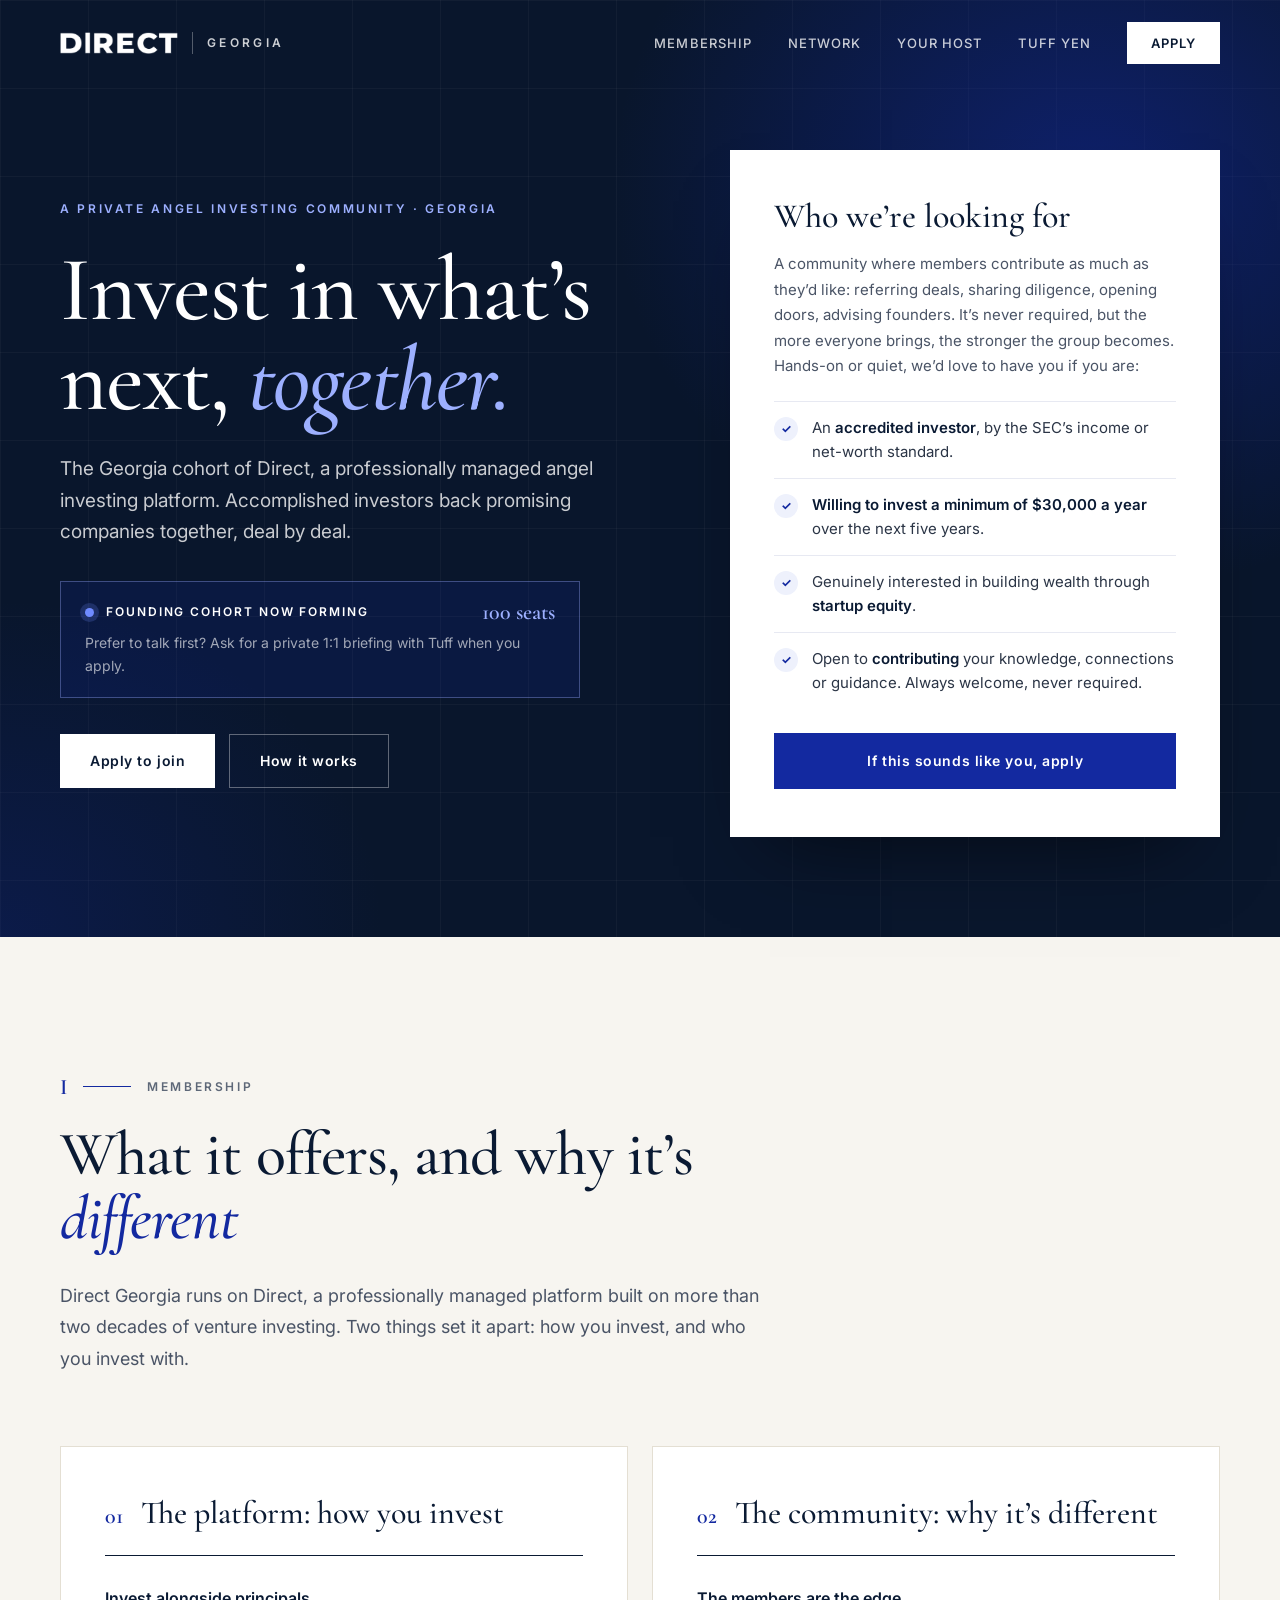
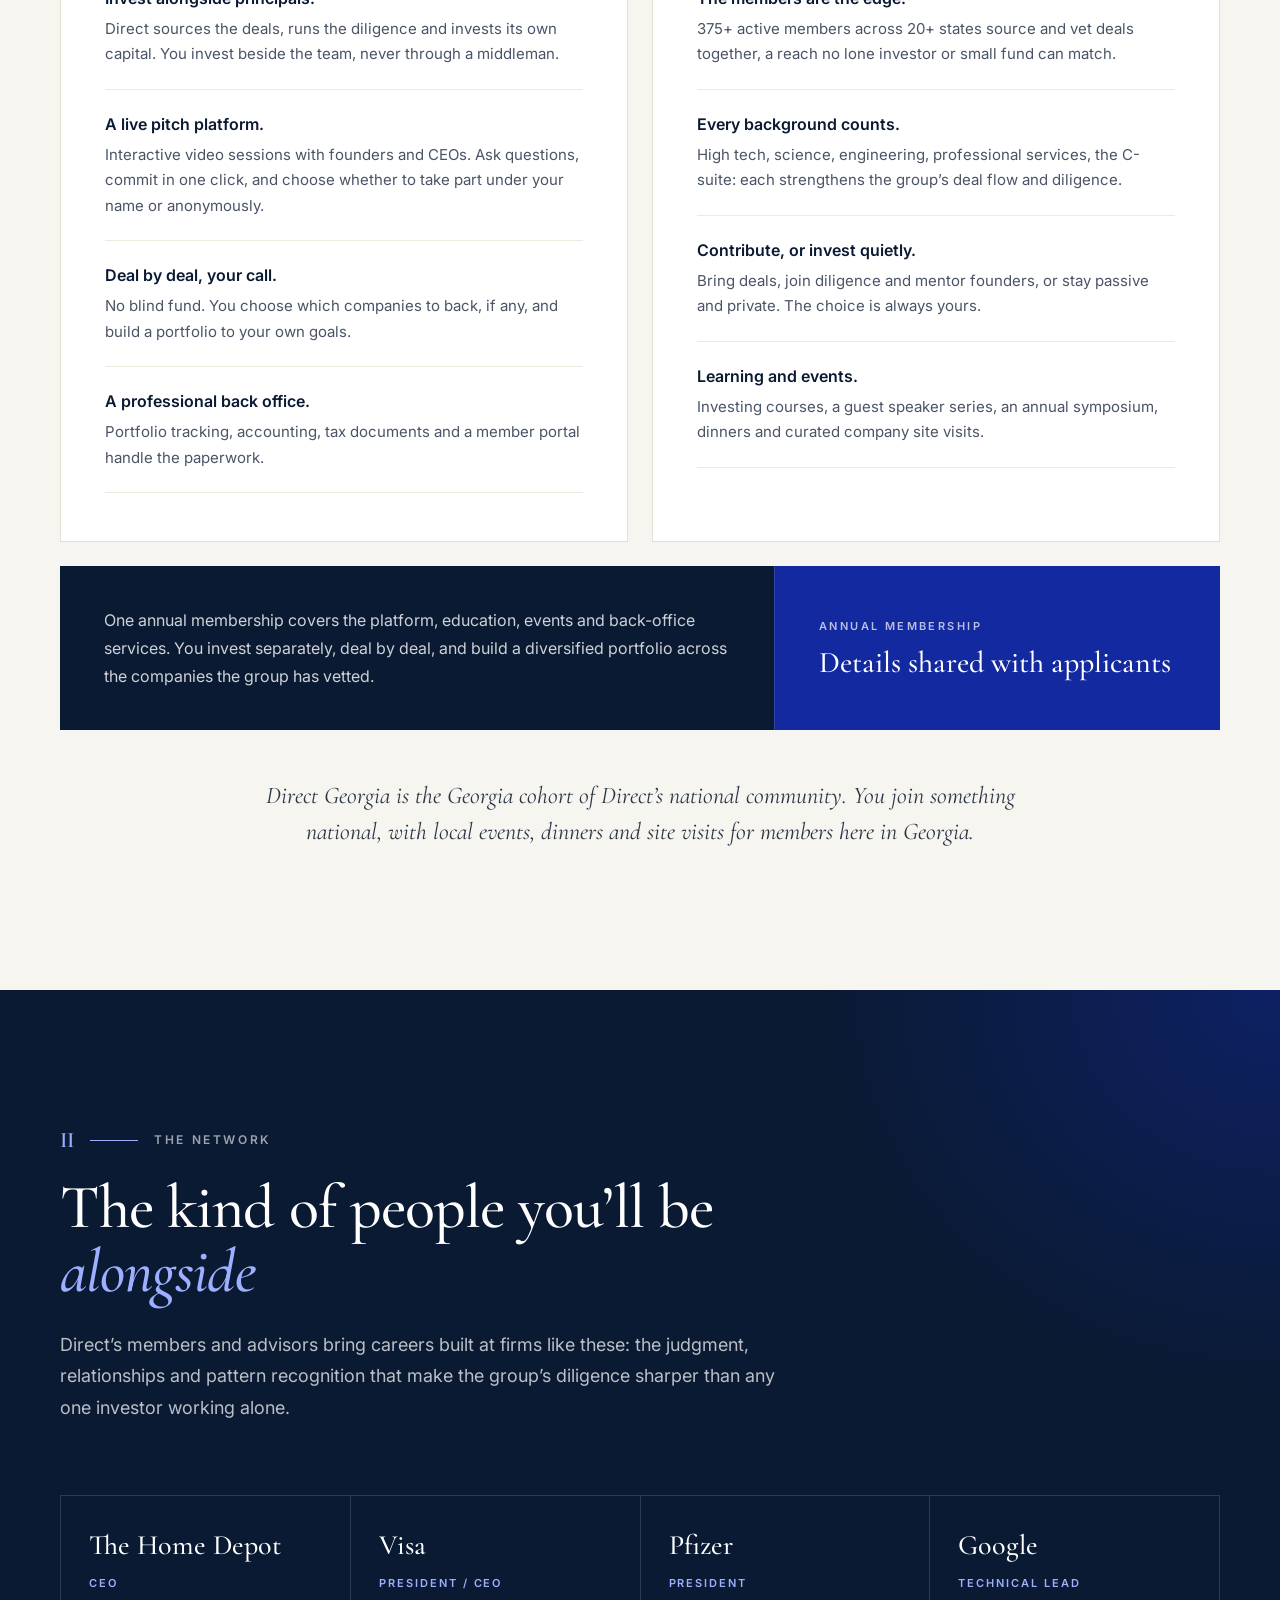
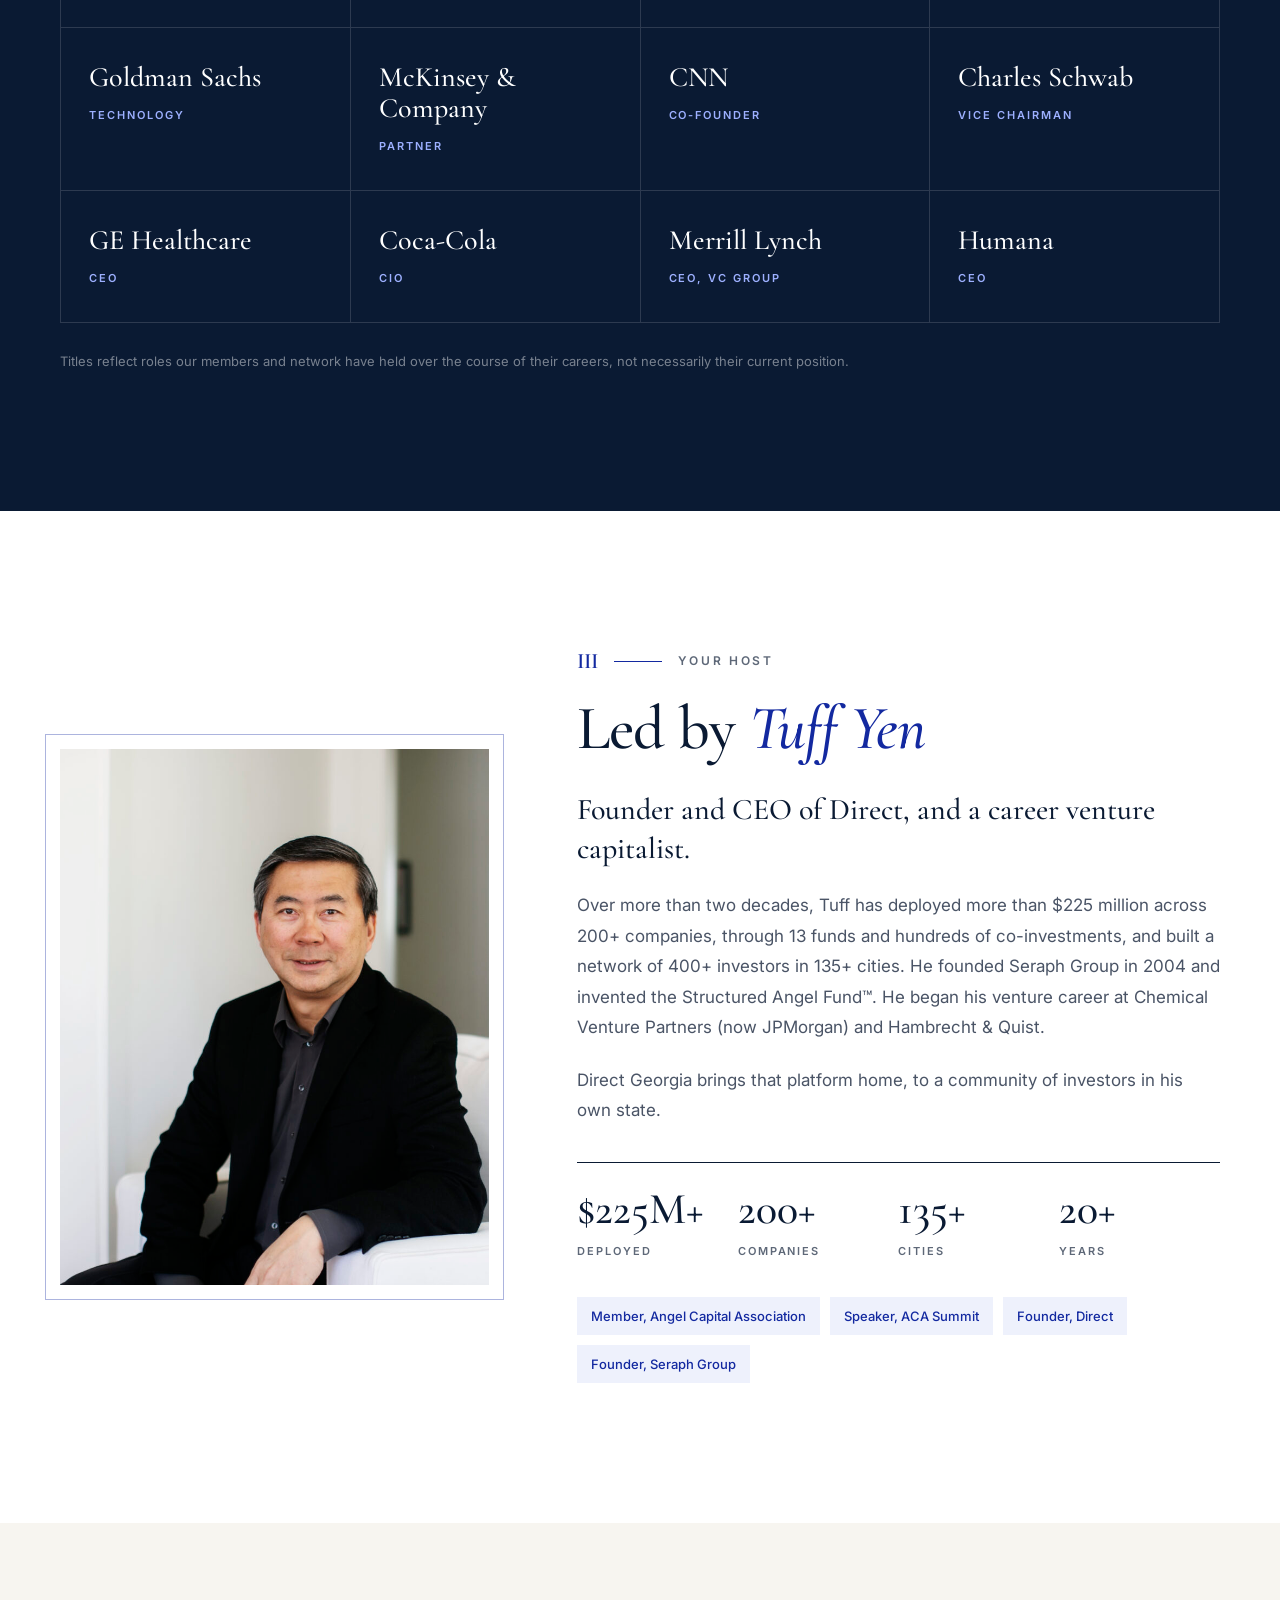
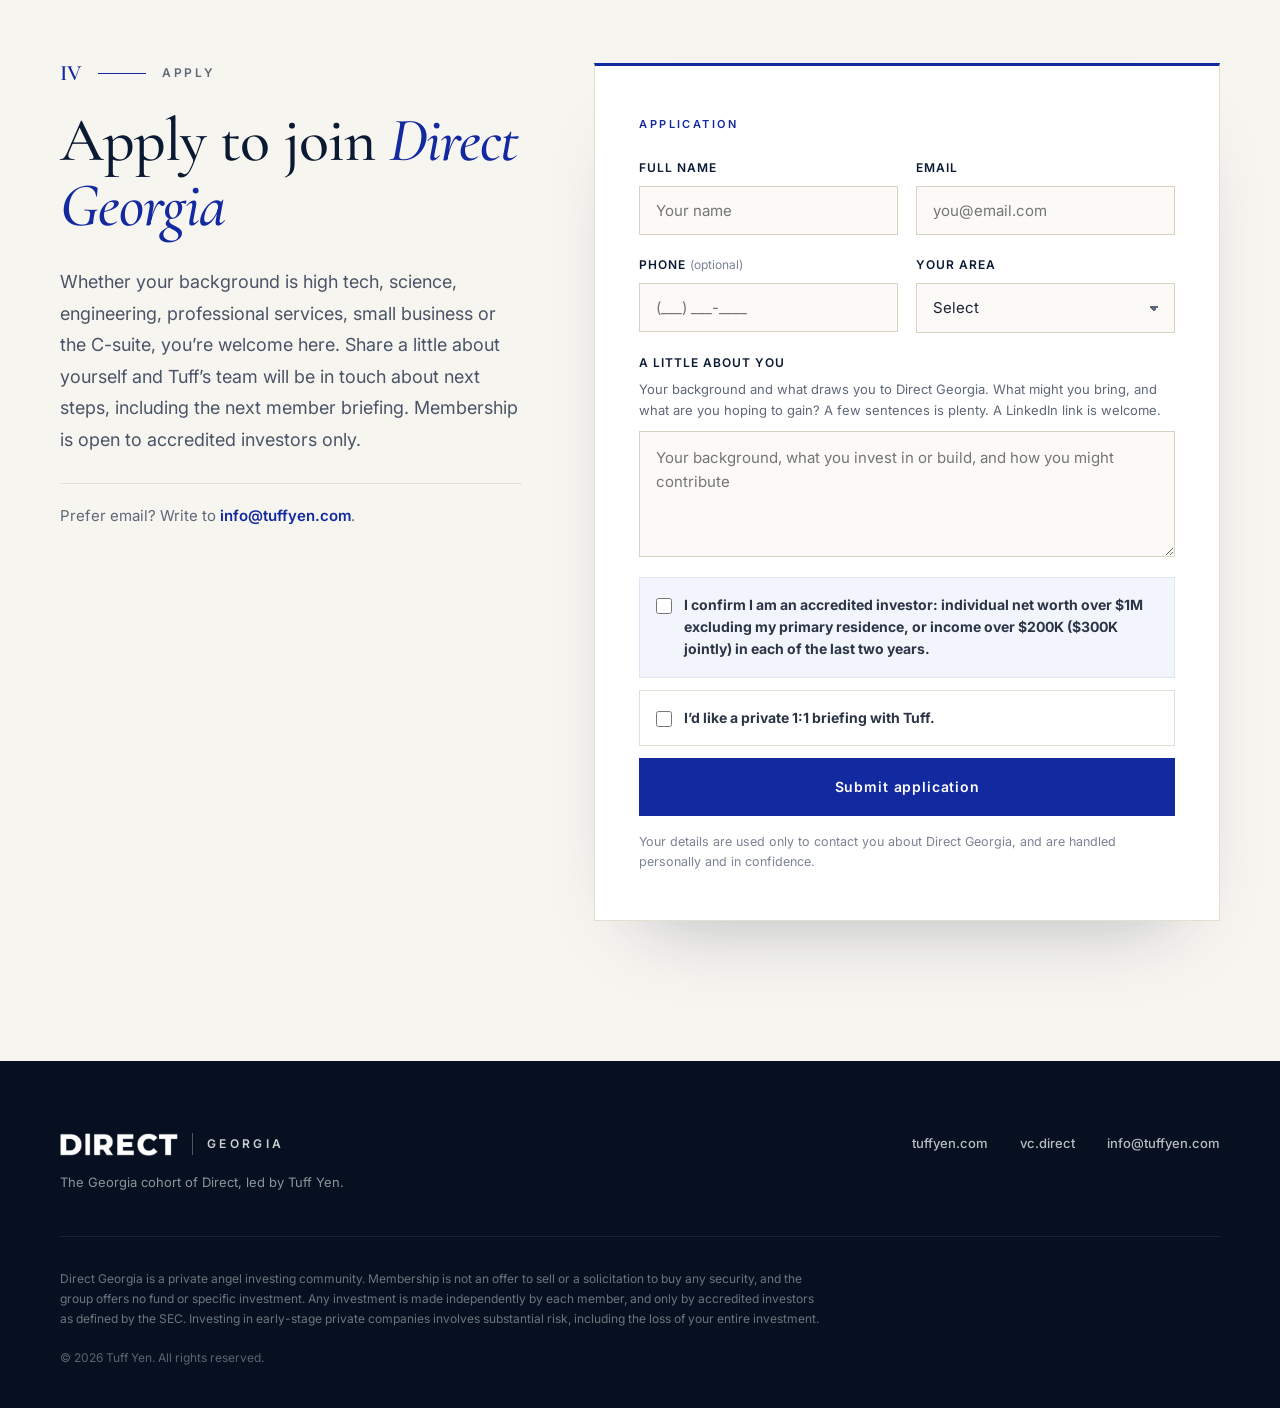
<file: seraphgeorgia/index.html>
<!DOCTYPE html>
<html lang="en"><head><meta charset="utf-8"><title>Direct Georgia</title>
<meta name="robots" content="noindex">
<link rel="canonical" href="https://tuffyen.com/directgeorgia/">
<script>location.replace('../directgeorgia/'+location.search+location.hash);</script>
<meta http-equiv="refresh" content="0; url=../directgeorgia/">
</head><body><p><a href="../directgeorgia/">Continue to Direct Georgia</a></p></body></html>
</file>
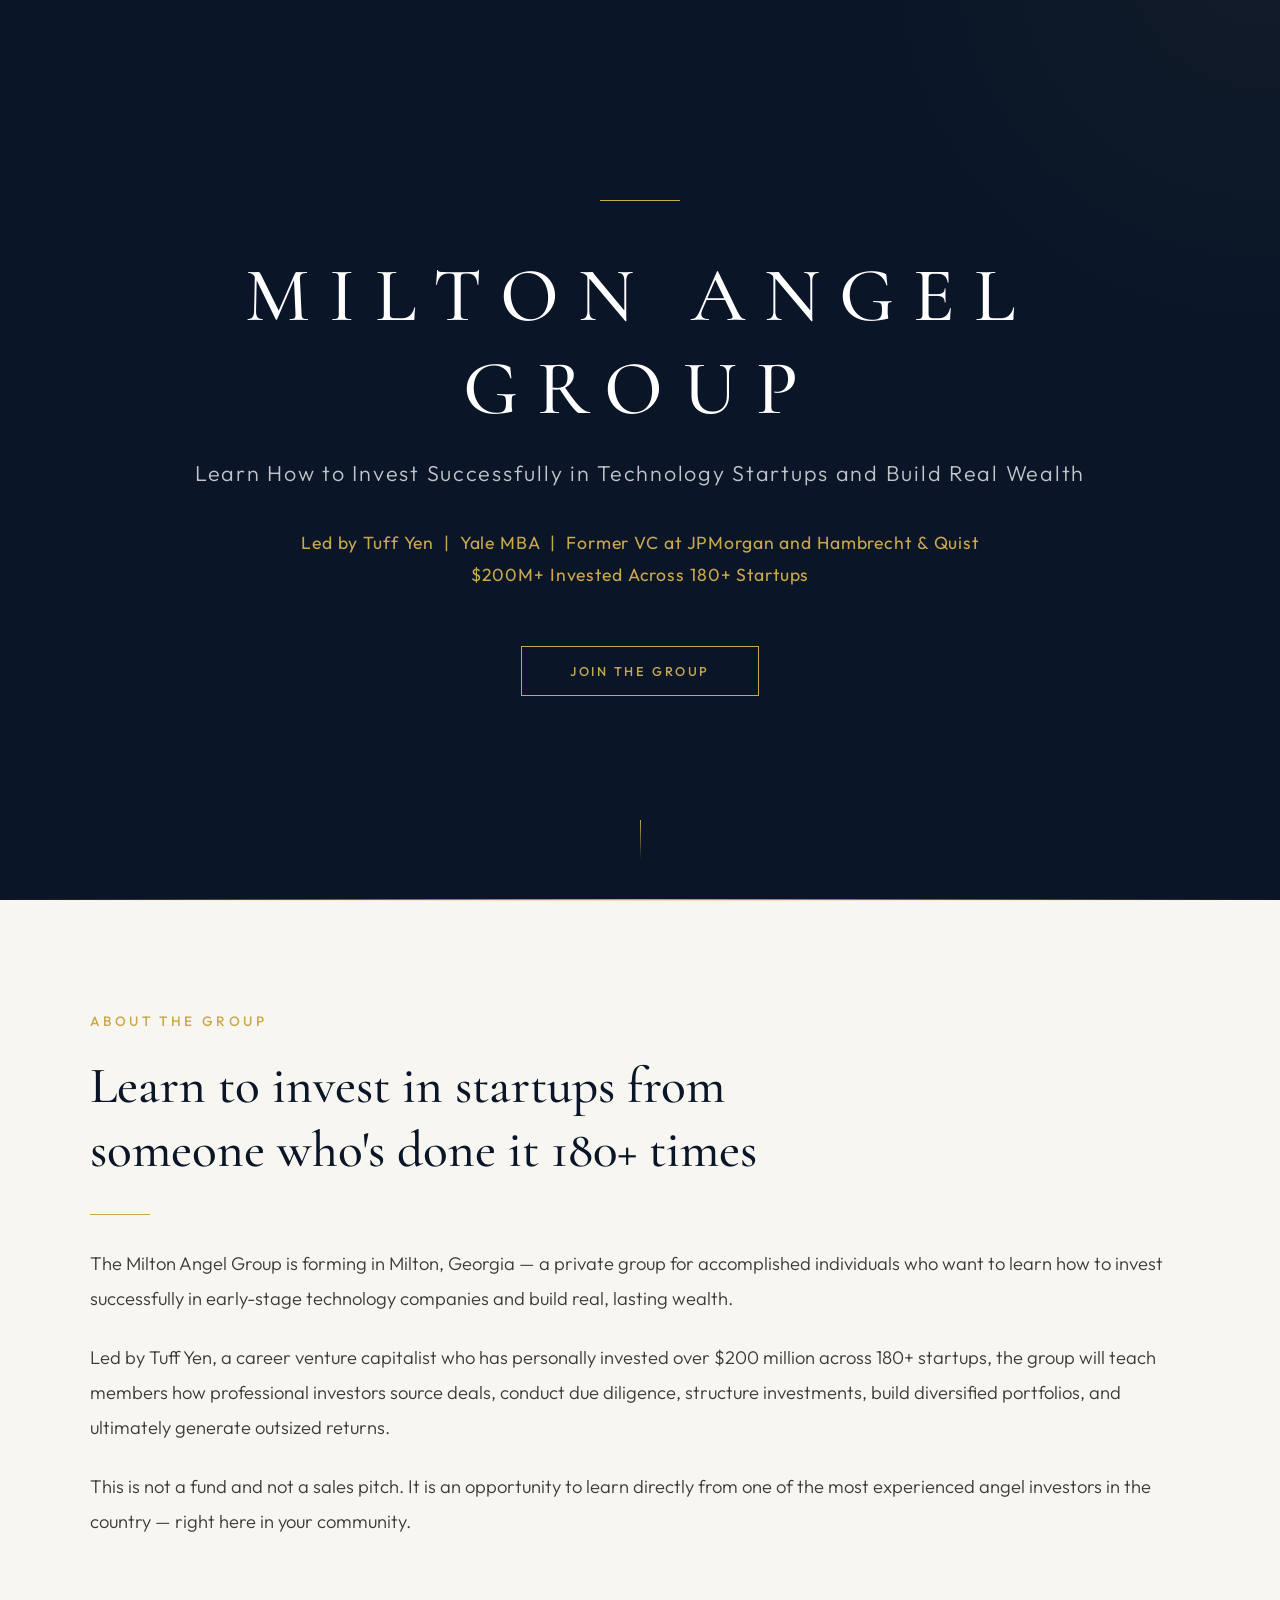
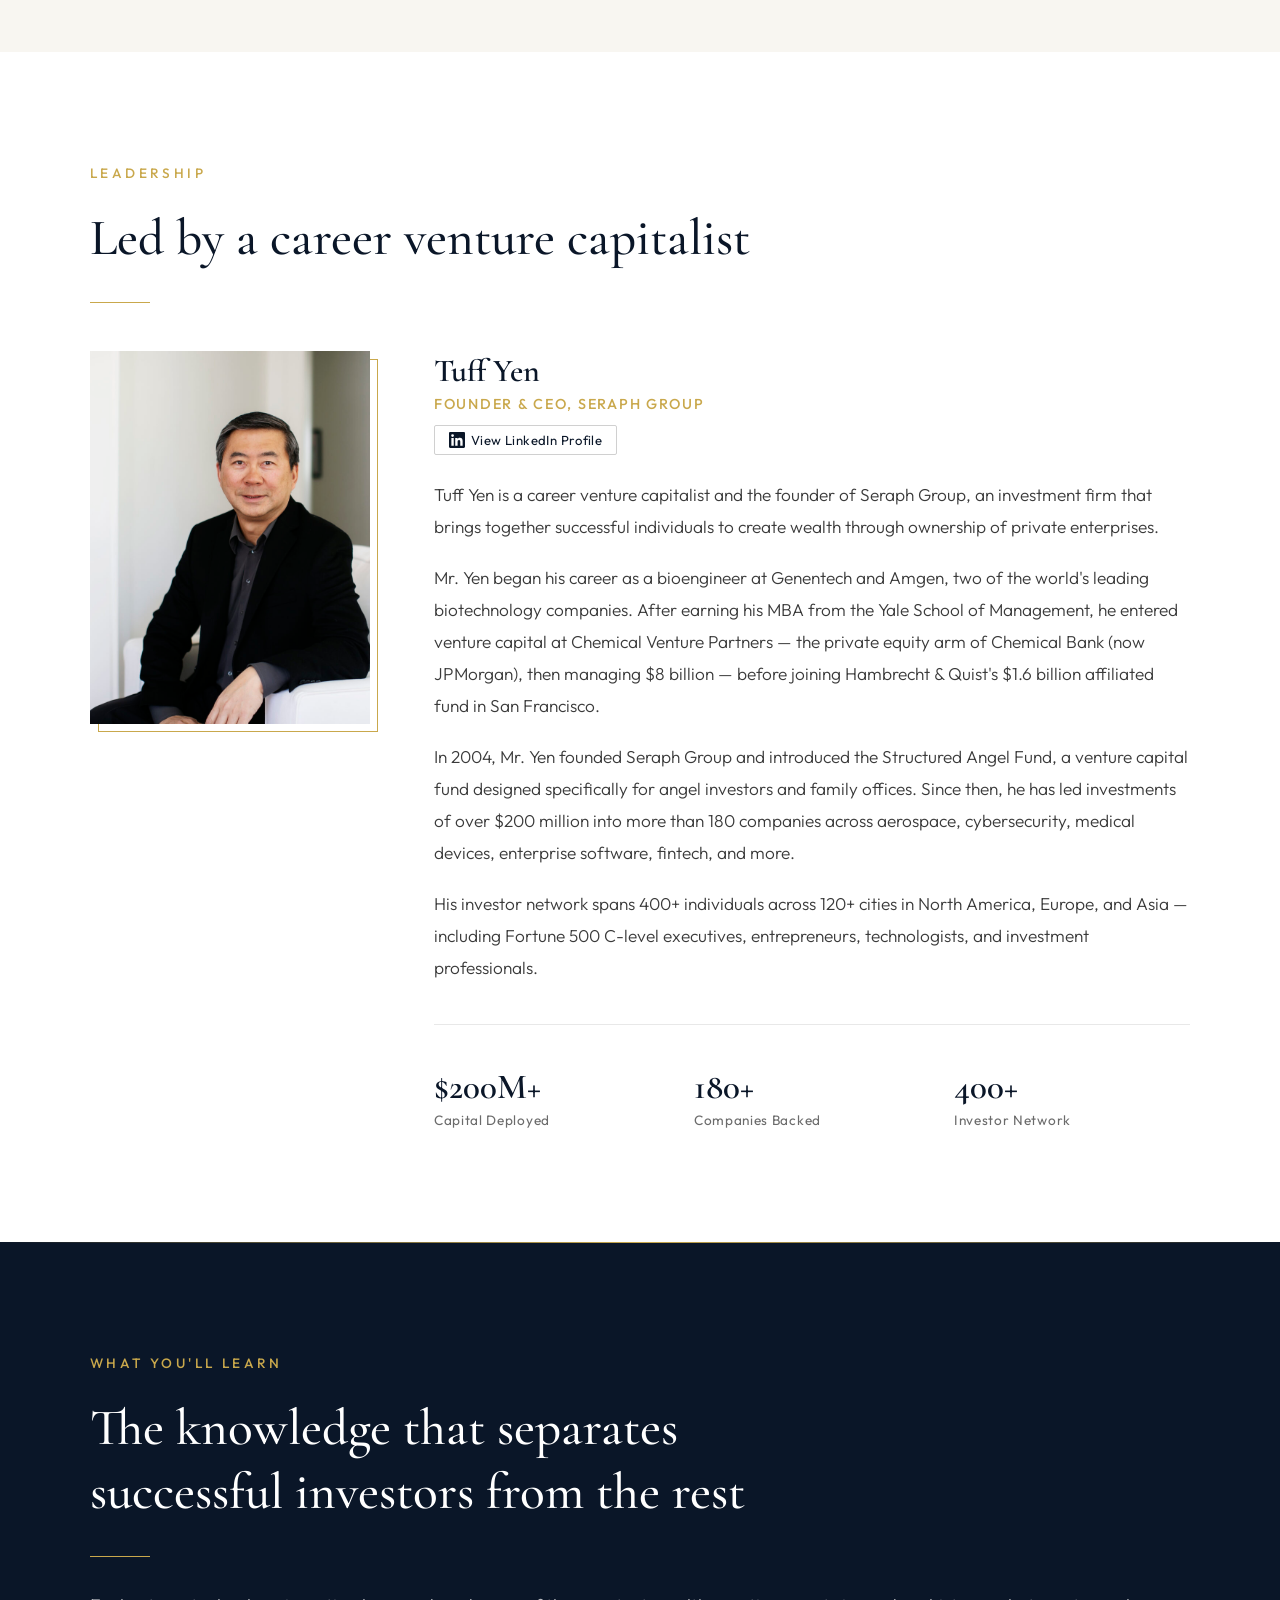
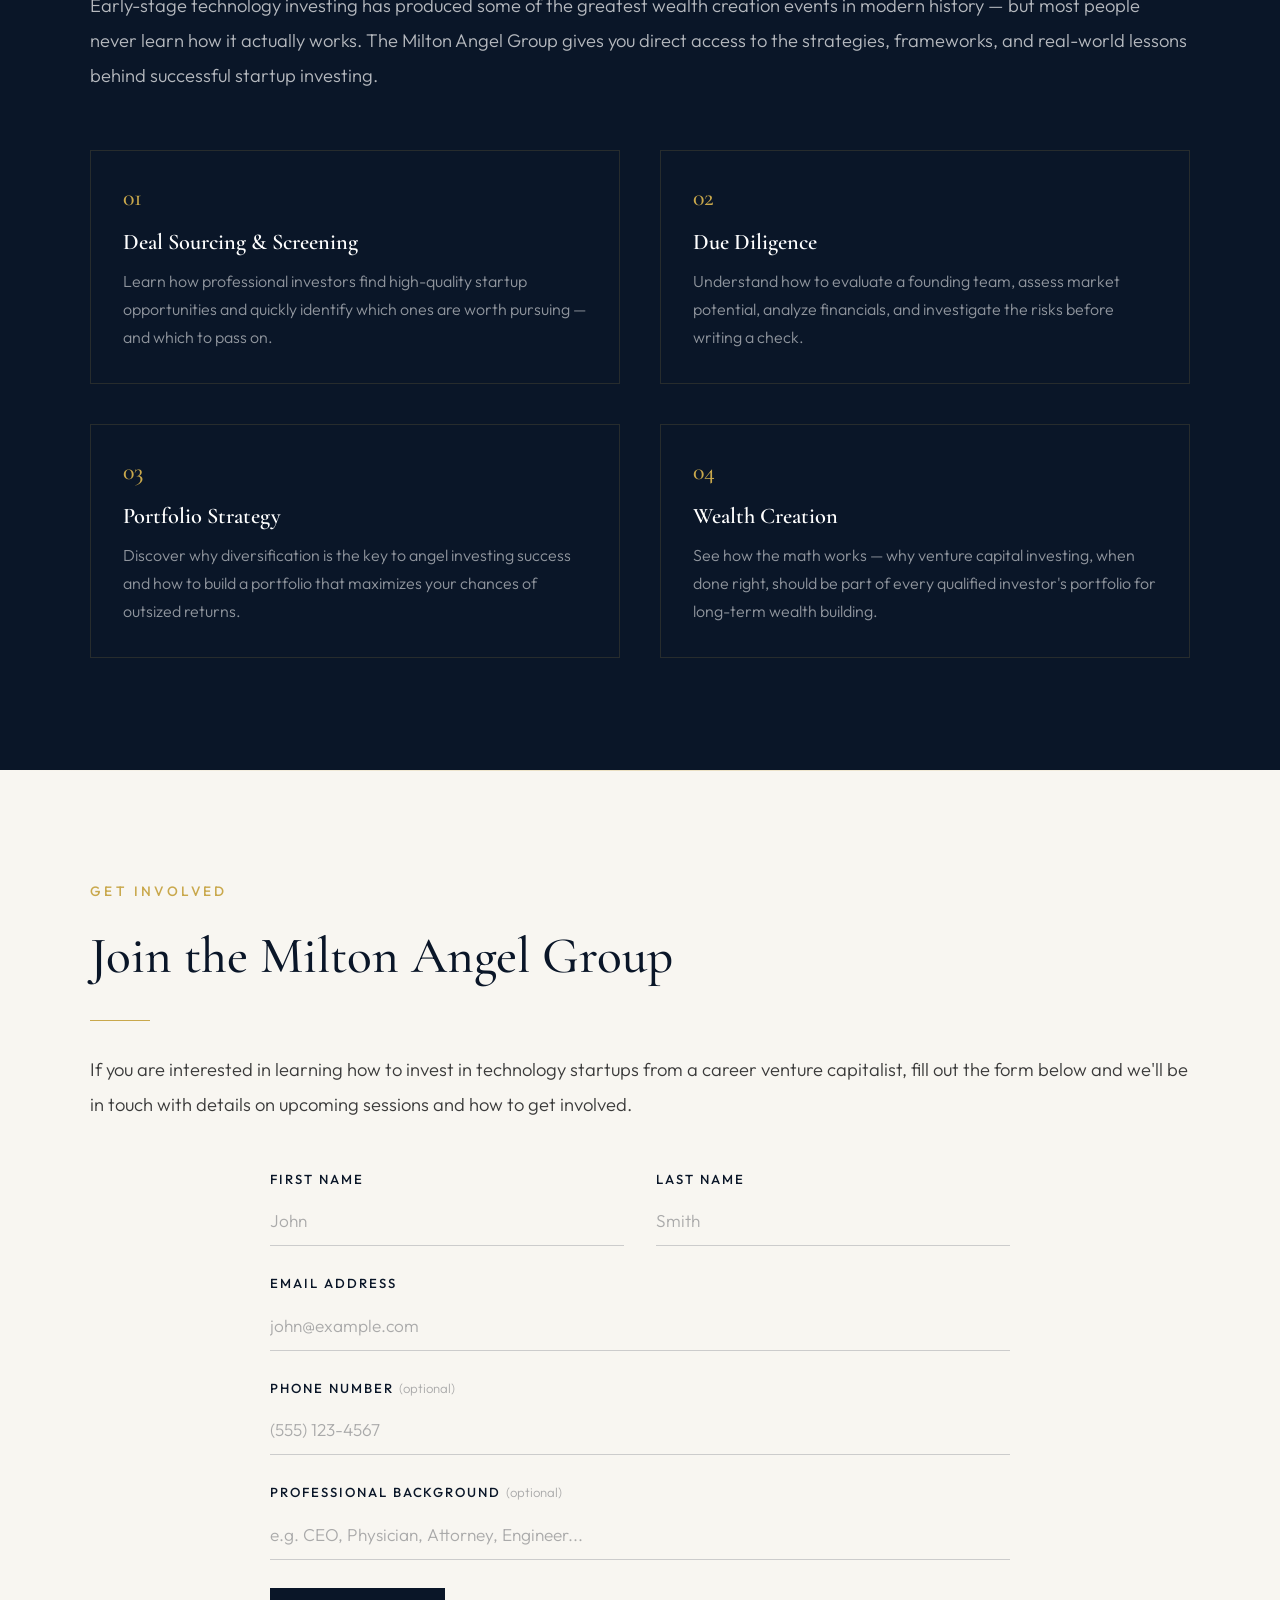
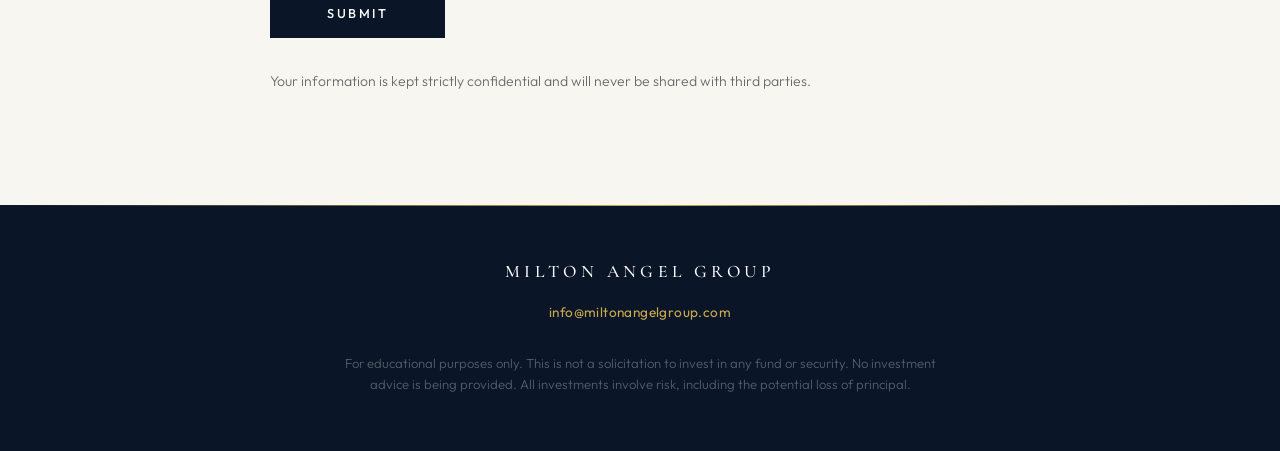
<file: miltonangelgroup/miltonangelgroup.html>
<!DOCTYPE html>
<html lang="en">
<head>
<meta charset="UTF-8">
<meta name="viewport" content="width=device-width, initial-scale=1.0">
<title>Milton Angel Group — Learn How to Invest in Technology Startups</title>
<meta name="description" content="Learn how to invest successfully in technology startups and build real wealth. The Milton Angel Group is forming in Milton, GA — led by Tuff Yen, a career venture capitalist with $200M+ invested across 180+ startups.">
<link rel="preconnect" href="https://fonts.googleapis.com">
<link rel="preconnect" href="https://fonts.gstatic.com" crossorigin>
<link href="https://fonts.googleapis.com/css2?family=Cormorant+Garamond:ital,wght@0,400;0,500;0,600;0,700;1,400;1,500&family=Outfit:wght@300;400;500;600&display=swap" rel="stylesheet">
<style>
*, *::before, *::after { margin: 0; padding: 0; box-sizing: border-box; }

:root {
  --navy: #0A1628;
  --navy-light: #0F1F38;
  --navy-mid: #162A4A;
  --gold: #C9A84C;
  --gold-light: #D4BA6A;
  --gold-muted: rgba(201, 168, 76, 0.15);
  --cream: #F8F6F1;
  --white: #FFFFFF;
  --text-body: #3A3A3A;
  --text-muted: #6B6B6B;
  --font-display: 'Cormorant Garamond', Georgia, serif;
  --font-body: 'Outfit', sans-serif;
}

html { scroll-behavior: smooth; }

body {
  font-family: var(--font-body);
  color: var(--text-body);
  background: var(--white);
  overflow-x: hidden;
  -webkit-font-smoothing: antialiased;
}

/* ===== ANIMATIONS ===== */
@keyframes fadeUp {
  from { opacity: 0; transform: translateY(40px); }
  to { opacity: 1; transform: translateY(0); }
}
@keyframes fadeIn {
  from { opacity: 0; }
  to { opacity: 1; }
}
@keyframes lineGrow {
  from { width: 0; }
  to { width: 80px; }
}
@keyframes shimmer {
  0% { background-position: -200% center; }
  100% { background-position: 200% center; }
}

.animate-on-scroll {
  opacity: 0;
  transform: translateY(40px);
  transition: opacity 0.8s ease, transform 0.8s ease;
}
.animate-on-scroll.visible {
  opacity: 1;
  transform: translateY(0);
}

/* ===== HERO ===== */
.hero {
  min-height: 100vh;
  background: var(--navy);
  display: flex;
  align-items: center;
  justify-content: center;
  position: relative;
  overflow: hidden;
}

.hero::before {
  content: '';
  position: absolute;
  top: -50%;
  right: -30%;
  width: 800px;
  height: 800px;
  border-radius: 50%;
  background: radial-gradient(circle, rgba(201,168,76,0.04) 0%, transparent 70%);
  pointer-events: none;
}

.hero::after {
  content: '';
  position: absolute;
  bottom: 0;
  left: 0;
  right: 0;
  height: 1px;
  background: linear-gradient(90deg, transparent, var(--gold), transparent);
}

.hero-content {
  text-align: center;
  padding: 2rem;
  max-width: 1050px;
  animation: fadeUp 1.2s ease forwards;
}

.hero-line {
  width: 80px;
  height: 1px;
  background: var(--gold);
  margin: 0 auto 3rem;
  animation: lineGrow 1s ease 0.3s both;
}

.hero h1 {
  font-family: var(--font-display);
  font-size: clamp(2.8rem, 6vw, 5rem);
  font-weight: 500;
  color: var(--white);
  letter-spacing: 0.25em;
  text-transform: uppercase;
  margin-bottom: 1.5rem;
  animation: fadeUp 1s ease 0.4s both;
}

.hero-subtitle {
  font-family: var(--font-body);
  font-size: clamp(1.1rem, 2.2vw, 1.35rem);
  color: rgba(255,255,255,0.75);
  font-weight: 300;
  letter-spacing: 0.08em;
  margin-bottom: 2.5rem;
  animation: fadeUp 1s ease 0.6s both;
}

.hero-credentials {
  font-family: var(--font-body);
  font-size: clamp(0.9rem, 1.5vw, 1.1rem);
  color: var(--gold);
  font-weight: 400;
  letter-spacing: 0.05em;
  line-height: 1.8;
  animation: fadeUp 1s ease 0.8s both;
}

.hero-cta {
  margin-top: 3.5rem;
  animation: fadeUp 1s ease 1s both;
}

.btn-primary {
  display: inline-block;
  padding: 16px 48px;
  border: 1px solid var(--gold);
  color: var(--gold);
  font-family: var(--font-body);
  font-size: 0.8rem;
  font-weight: 500;
  letter-spacing: 0.2em;
  text-transform: uppercase;
  text-decoration: none;
  transition: all 0.4s ease;
  position: relative;
  overflow: hidden;
}

.btn-primary::before {
  content: '';
  position: absolute;
  top: 0; left: -100%; width: 100%; height: 100%;
  background: var(--gold);
  transition: left 0.4s ease;
  z-index: 0;
}

.btn-primary:hover::before { left: 0; }
.btn-primary:hover { color: var(--navy); }
.btn-primary span { position: relative; z-index: 1; }

.scroll-indicator {
  position: absolute;
  bottom: 2.5rem;
  left: 50%;
  transform: translateX(-50%);
  animation: fadeIn 1s ease 1.5s both;
}

.scroll-indicator span {
  display: block;
  width: 1px;
  height: 40px;
  background: linear-gradient(to bottom, var(--gold), transparent);
  margin: 0 auto;
}

/* ===== NAV (sticky after scroll) ===== */
.nav {
  position: fixed;
  top: 0;
  left: 0;
  right: 0;
  z-index: 100;
  padding: 1.2rem 3rem;
  display: flex;
  justify-content: space-between;
  align-items: center;
  transition: all 0.4s ease;
  transform: translateY(-100%);
  opacity: 0;
}

.nav.visible {
  transform: translateY(0);
  opacity: 1;
  background: rgba(10, 22, 40, 0.95);
  backdrop-filter: blur(20px);
  border-bottom: 1px solid rgba(201,168,76,0.15);
}

.nav-logo {
  font-family: var(--font-display);
  font-size: 1.1rem;
  color: var(--white);
  letter-spacing: 0.2em;
  text-transform: uppercase;
  text-decoration: none;
  font-weight: 500;
}

.nav-links { display: flex; gap: 2.5rem; }

.nav-links a {
  font-family: var(--font-body);
  font-size: 0.82rem;
  color: rgba(255,255,255,0.6);
  text-decoration: none;
  letter-spacing: 0.12em;
  text-transform: uppercase;
  font-weight: 400;
  transition: color 0.3s ease;
}

.nav-links a:hover { color: var(--gold); }

/* ===== SECTIONS (common) ===== */
.section { padding: 7rem 2rem; }

.section-inner {
  max-width: 1100px;
  margin: 0 auto;
}

.section-label {
  font-family: var(--font-body);
  font-size: 0.85rem;
  font-weight: 500;
  letter-spacing: 0.25em;
  text-transform: uppercase;
  color: var(--gold);
  margin-bottom: 1.5rem;
}

.section-heading {
  font-family: var(--font-display);
  font-size: clamp(2.2rem, 4.5vw, 3.2rem);
  font-weight: 500;
  color: var(--navy);
  line-height: 1.25;
  margin-bottom: 2rem;
}

.section-body {
  font-size: 1.15rem;
  line-height: 1.9;
  color: var(--text-body);
  font-weight: 300;
}

.section-body p + p { margin-top: 1.5rem; }

.gold-rule {
  width: 60px;
  height: 1px;
  background: var(--gold);
  margin: 2rem 0;
}

/* ===== ABOUT SECTION ===== */
.about {
  background: var(--cream);
  position: relative;
}

.about::before {
  content: '';
  position: absolute;
  top: 0; left: 0; right: 0;
  height: 1px;
  background: linear-gradient(90deg, transparent, rgba(201,168,76,0.3), transparent);
}

/* ===== LEADERSHIP SECTION ===== */
.leadership {
  background: var(--white);
  position: relative;
}

.leadership-grid {
  display: grid;
  grid-template-columns: 280px 1fr;
  gap: 4rem;
  align-items: start;
  margin-top: 3rem;
}

.leader-photo-container {
  position: relative;
}

.leader-photo {
  width: 100%;
  aspect-ratio: 3/4;
  background: var(--navy-light);
  display: flex;
  align-items: center;
  justify-content: center;
  position: relative;
  overflow: hidden;
}

.leader-photo-placeholder {
  font-family: var(--font-display);
  font-size: 4rem;
  color: var(--gold);
  font-weight: 500;
  letter-spacing: 0.1em;
}

.leader-photo-container::after {
  content: '';
  position: absolute;
  bottom: -8px;
  left: 8px;
  right: -8px;
  top: 8px;
  border: 1px solid var(--gold);
  z-index: -1;
}

.leader-details h3 {
  font-family: var(--font-display);
  font-size: 2rem;
  font-weight: 600;
  color: var(--navy);
  margin-bottom: 0.3rem;
}

.leader-title {
  font-size: 0.9rem;
  letter-spacing: 0.12em;
  text-transform: uppercase;
  color: var(--gold);
  font-weight: 500;
  margin-bottom: 0.75rem;
}

.leader-linkedin {
  display: inline-flex;
  align-items: center;
  font-size: 0.82rem;
  font-weight: 400;
  color: var(--navy);
  text-decoration: none;
  letter-spacing: 0.03em;
  padding: 6px 14px;
  border: 1px solid #D0D0D0;
  border-radius: 2px;
  transition: all 0.3s ease;
  margin-bottom: 1.5rem;
}

.leader-linkedin:hover {
  border-color: var(--gold);
  color: var(--gold);
}

.leader-bio {
  font-size: 1.08rem;
  line-height: 1.85;
  color: var(--text-body);
  font-weight: 300;
}

.leader-bio p + p { margin-top: 1.2rem; }

.leader-stats {
  display: grid;
  grid-template-columns: repeat(3, 1fr);
  gap: 1.5rem;
  margin-top: 2.5rem;
  padding-top: 2.5rem;
  border-top: 1px solid #E8E8E8;
}

.stat-item {}

.stat-number {
  font-family: var(--font-display);
  font-size: 2.2rem;
  font-weight: 600;
  color: var(--navy);
}

.stat-label {
  font-size: 0.85rem;
  color: var(--text-muted);
  letter-spacing: 0.05em;
  font-weight: 400;
  margin-top: 0.2rem;
  line-height: 1.4;
}

/* ===== WHY SECTION ===== */
.why {
  background: var(--navy);
  color: var(--white);
  position: relative;
  overflow: hidden;
}

.why::before {
  content: '';
  position: absolute;
  top: 0; left: 0; right: 0;
  height: 1px;
  background: linear-gradient(90deg, transparent, var(--gold), transparent);
}

.why .section-heading { color: var(--white); }

.why .section-body {
  color: rgba(255,255,255,0.7);
}

.why-points {
  display: grid;
  grid-template-columns: repeat(2, 1fr);
  gap: 2.5rem;
  margin-top: 3.5rem;
}

.why-point {
  padding: 2rem;
  border: 1px solid rgba(201,168,76,0.15);
  transition: border-color 0.3s ease;
}

.why-point:hover {
  border-color: rgba(201,168,76,0.4);
}

.why-point-number {
  font-family: var(--font-display);
  font-size: 1.5rem;
  color: var(--gold);
  font-weight: 500;
  margin-bottom: 1rem;
}

.why-point h4 {
  font-family: var(--font-display);
  font-size: 1.4rem;
  font-weight: 600;
  color: var(--white);
  margin-bottom: 0.75rem;
}

.why-point p {
  font-size: 1rem;
  line-height: 1.75;
  color: rgba(255,255,255,0.55);
  font-weight: 300;
}

/* ===== FORM SECTION ===== */
.form-section {
  background: var(--cream);
  position: relative;
}

.form-section::before {
  content: '';
  position: absolute;
  top: 0; left: 0; right: 0;
  height: 1px;
  background: linear-gradient(90deg, transparent, rgba(201,168,76,0.3), transparent);
}

.form-container {
  max-width: 740px;
  margin: 3rem auto 0;
}

.form-group {
  margin-bottom: 1.8rem;
}

.form-label {
  display: block;
  font-size: 0.82rem;
  font-weight: 500;
  letter-spacing: 0.15em;
  text-transform: uppercase;
  color: var(--navy);
  margin-bottom: 0.6rem;
}

.form-input {
  width: 100%;
  padding: 14px 0;
  border: none;
  border-bottom: 1px solid #CCC;
  background: transparent;
  font-family: var(--font-body);
  font-size: 1.08rem;
  font-weight: 300;
  color: var(--navy);
  outline: none;
  transition: border-color 0.3s ease;
}

.form-input:focus {
  border-bottom-color: var(--gold);
}

.form-input::placeholder {
  color: #AAA;
  font-weight: 300;
}

.form-row {
  display: grid;
  grid-template-columns: 1fr 1fr;
  gap: 2rem;
}

.form-checkbox-group {
  display: flex;
  align-items: flex-start;
  gap: 0.75rem;
  margin: 2.5rem 0;
  cursor: pointer;
}

.form-checkbox-group input[type="checkbox"] {
  width: 18px;
  height: 18px;
  margin-top: 2px;
  accent-color: var(--gold);
  cursor: pointer;
  flex-shrink: 0;
}

.form-checkbox-group label {
  font-size: 0.95rem;
  line-height: 1.5;
  color: var(--text-muted);
  cursor: pointer;
}

.btn-submit {
  display: inline-block;
  padding: 16px 56px;
  background: var(--navy);
  border: 1px solid var(--navy);
  color: var(--white);
  font-family: var(--font-body);
  font-size: 0.8rem;
  font-weight: 500;
  letter-spacing: 0.2em;
  text-transform: uppercase;
  cursor: pointer;
  transition: all 0.4s ease;
}

.btn-submit:hover {
  background: transparent;
  color: var(--navy);
}

.form-note {
  margin-top: 2rem;
  font-size: 0.88rem;
  color: var(--text-muted);
  line-height: 1.6;
  font-weight: 300;
}

.form-success {
  display: none;
  text-align: center;
  padding: 4rem 2rem;
}

.form-success h3 {
  font-family: var(--font-display);
  font-size: 2rem;
  color: var(--navy);
  margin-bottom: 1rem;
}

.form-success p {
  font-size: 1rem;
  color: var(--text-muted);
  font-weight: 300;
}

/* ===== FOOTER ===== */
.footer {
  background: var(--navy);
  padding: 3.5rem 2rem;
  text-align: center;
  position: relative;
}

.footer::before {
  content: '';
  position: absolute;
  top: 0; left: 0; right: 0;
  height: 1px;
  background: linear-gradient(90deg, transparent, var(--gold), transparent);
}

.footer-logo {
  font-family: var(--font-display);
  font-size: 1.1rem;
  color: var(--white);
  letter-spacing: 0.25em;
  text-transform: uppercase;
  font-weight: 500;
  margin-bottom: 1.2rem;
}

.footer-email {
  font-size: 0.85rem;
  color: var(--gold);
  text-decoration: none;
  font-weight: 400;
  letter-spacing: 0.03em;
}

.footer-email:hover { text-decoration: underline; }

.footer-disclaimer {
  margin-top: 2rem;
  font-size: 0.82rem;
  color: rgba(255,255,255,0.3);
  font-weight: 300;
  line-height: 1.6;
  max-width: 600px;
  margin-left: auto;
  margin-right: auto;
}

/* ===== MOBILE NAV ===== */
.nav-toggle {
  display: none;
  background: none;
  border: none;
  cursor: pointer;
  padding: 4px;
}

.nav-toggle span {
  display: block;
  width: 22px;
  height: 1px;
  background: var(--white);
  margin: 5px 0;
  transition: all 0.3s ease;
}

/* ===== RESPONSIVE ===== */
@media (max-width: 768px) {
  .hero h1 { letter-spacing: 0.12em; }

  .nav { padding: 1rem 1.5rem; }
  .nav-links {
    display: none;
    position: absolute;
    top: 100%;
    left: 0; right: 0;
    background: rgba(10, 22, 40, 0.98);
    flex-direction: column;
    padding: 1.5rem 2rem;
    gap: 1.2rem;
    border-bottom: 1px solid rgba(201,168,76,0.15);
  }
  .nav-links.open { display: flex; }
  .nav-toggle { display: block; }

  .leadership-grid {
    grid-template-columns: 1fr;
    gap: 2.5rem;
  }

  .leader-photo-container {
    max-width: 220px;
  }

  .leader-stats {
    grid-template-columns: repeat(3, 1fr);
  }

  .why-points {
    grid-template-columns: 1fr;
  }

  .form-row {
    grid-template-columns: 1fr;
    gap: 0;
  }

  .section { padding: 5rem 1.5rem; }
}

@media (max-width: 480px) {
  .leader-stats {
    grid-template-columns: 1fr;
    gap: 1rem;
  }

  .stat-item {
    display: flex;
    align-items: baseline;
    gap: 0.75rem;
  }

  .stat-label { margin-top: 0; }
}
</style>
</head>
<body>

<!-- NAV -->
<nav class="nav" id="nav">
  <a href="#" class="nav-logo">Milton Angel Group</a>
  <div class="nav-links" id="navLinks">
    <a href="#about">About</a>
    <a href="#leadership">Leadership</a>
    <a href="#why">What You'll Learn</a>
    <a href="#interest">Join the Group</a>
  </div>
  <button class="nav-toggle" id="navToggle" aria-label="Toggle navigation">
    <span></span><span></span><span></span>
  </button>
</nav>

<!-- HERO -->
<section class="hero" id="hero">
  <div class="hero-content">
    <div class="hero-line"></div>
    <h1>Milton Angel Group</h1>
    <p class="hero-subtitle">Learn How to Invest Successfully in Technology Startups and Build Real Wealth</p>
    <div class="hero-credentials">
      Led by Tuff Yen &nbsp;|&nbsp; Yale MBA &nbsp;|&nbsp; Former VC at JPMorgan and Hambrecht &amp; Quist<br>
      $200M+ Invested Across 180+ Startups
    </div>
    <div class="hero-cta">
      <a href="#interest" class="btn-primary"><span>Join the Group</span></a>
    </div>
  </div>
  <div class="scroll-indicator"><span></span></div>
</section>

<!-- ABOUT -->
<section class="section about" id="about">
  <div class="section-inner animate-on-scroll">
    <div class="section-label">About the Group</div>
    <h2 class="section-heading">Learn to invest in startups from<br>someone who's done it 180+ times</h2>
    <div class="gold-rule"></div>
    <div class="section-body">
      <p>The Milton Angel Group is forming in Milton, Georgia — a private group for accomplished individuals who want to learn how to invest successfully in early-stage technology companies and build real, lasting wealth.</p>
      <p>Led by Tuff Yen, a career venture capitalist who has personally invested over $200 million across 180+ startups, the group will teach members how professional investors source deals, conduct due diligence, structure investments, build diversified portfolios, and ultimately generate outsized returns.</p>
      <p>This is not a fund and not a sales pitch. It is an opportunity to learn directly from one of the most experienced angel investors in the country — right here in your community.</p>
    </div>
  </div>
</section>

<!-- LEADERSHIP -->
<section class="section leadership" id="leadership">
  <div class="section-inner animate-on-scroll">
    <div class="section-label">Leadership</div>
    <h2 class="section-heading">Led by a career venture capitalist</h2>
    <div class="gold-rule"></div>
    <div class="leadership-grid">
      <div class="leader-photo-container">
        <div class="leader-photo">
          <img src="tuff.jpg" alt="Tuff Yen, Founder of Milton Angel Group" style="width:100%;height:100%;object-fit:cover;object-position:center top;">
        </div>
      </div>
      <div class="leader-details">
        <h3>Tuff Yen</h3>
        <div class="leader-title">Founder & CEO, Seraph Group</div>
        <a href="https://www.linkedin.com/in/tuff-yen-0ab64b10b/" target="_blank" rel="noopener" class="leader-linkedin">
          <svg width="16" height="16" viewBox="0 0 24 24" fill="currentColor" style="vertical-align: middle; margin-right: 6px;"><path d="M20.447 20.452h-3.554v-5.569c0-1.328-.027-3.037-1.852-3.037-1.853 0-2.136 1.445-2.136 2.939v5.667H9.351V9h3.414v1.561h.046c.477-.9 1.637-1.85 3.37-1.85 3.601 0 4.267 2.37 4.267 5.455v6.286zM5.337 7.433a2.062 2.062 0 01-2.063-2.065 2.064 2.064 0 112.063 2.065zm1.782 13.019H3.555V9h3.564v11.452zM22.225 0H1.771C.792 0 0 .774 0 1.729v20.542C0 23.227.792 24 1.771 24h20.451C23.2 24 24 23.227 24 22.271V1.729C24 .774 23.2 0 22.222 0h.003z"/></svg>
          View LinkedIn Profile
        </a>
        <div class="leader-bio">
          <p>Tuff Yen is a career venture capitalist and the founder of Seraph Group, an investment firm that brings together successful individuals to create wealth through ownership of private enterprises.</p>
          <p>Mr. Yen began his career as a bioengineer at Genentech and Amgen, two of the world's leading biotechnology companies. After earning his MBA from the Yale School of Management, he entered venture capital at Chemical Venture Partners — the private equity arm of Chemical Bank (now JPMorgan), then managing $8 billion — before joining Hambrecht &amp; Quist's $1.6 billion affiliated fund in San Francisco.</p>
          <p>In 2004, Mr. Yen founded Seraph Group and introduced the Structured Angel Fund, a venture capital fund designed specifically for angel investors and family offices. Since then, he has led investments of over $200 million into more than 180 companies across aerospace, cybersecurity, medical devices, enterprise software, fintech, and more.</p>
          <p>His investor network spans 400+ individuals across 120+ cities in North America, Europe, and Asia — including Fortune 500 C-level executives, entrepreneurs, technologists, and investment professionals.</p>
        </div>
        <div class="leader-stats">
          <div class="stat-item">
            <div class="stat-number">$200M+</div>
            <div class="stat-label">Capital Deployed</div>
          </div>
          <div class="stat-item">
            <div class="stat-number">180+</div>
            <div class="stat-label">Companies Backed</div>
          </div>
          <div class="stat-item">
            <div class="stat-number">400+</div>
            <div class="stat-label">Investor Network</div>
          </div>
        </div>
      </div>
    </div>
  </div>
</section>

<!-- WHY ANGEL INVESTING -->
<section class="section why" id="why">
  <div class="section-inner animate-on-scroll">
    <div class="section-label">What You'll Learn</div>
    <h2 class="section-heading">The knowledge that separates<br>successful investors from the rest</h2>
    <div class="gold-rule"></div>
    <div class="section-body">
      <p>Early-stage technology investing has produced some of the greatest wealth creation events in modern history — but most people never learn how it actually works. The Milton Angel Group gives you direct access to the strategies, frameworks, and real-world lessons behind successful startup investing.</p>
    </div>
    <div class="why-points">
      <div class="why-point">
        <div class="why-point-number">01</div>
        <h4>Deal Sourcing & Screening</h4>
        <p>Learn how professional investors find high-quality startup opportunities and quickly identify which ones are worth pursuing — and which to pass on.</p>
      </div>
      <div class="why-point">
        <div class="why-point-number">02</div>
        <h4>Due Diligence</h4>
        <p>Understand how to evaluate a founding team, assess market potential, analyze financials, and investigate the risks before writing a check.</p>
      </div>
      <div class="why-point">
        <div class="why-point-number">03</div>
        <h4>Portfolio Strategy</h4>
        <p>Discover why diversification is the key to angel investing success and how to build a portfolio that maximizes your chances of outsized returns.</p>
      </div>
      <div class="why-point">
        <div class="why-point-number">04</div>
        <h4>Wealth Creation</h4>
        <p>See how the math works — why venture capital investing, when done right, should be part of every qualified investor's portfolio for long-term wealth building.</p>
      </div>
    </div>
  </div>
</section>

<!-- INTEREST FORM -->
<section class="section form-section" id="interest">
  <div class="section-inner animate-on-scroll">
    <div class="section-label">Get Involved</div>
    <h2 class="section-heading">Join the Milton Angel Group</h2>
    <div class="gold-rule"></div>
    <div class="section-body">
      <p>If you are interested in learning how to invest in technology startups from a career venture capitalist, fill out the form below and we'll be in touch with details on upcoming sessions and how to get involved.</p>
    </div>

    <div class="form-container">
      <form id="interestForm" action="https://formspree.io/f/mdaprkpq" method="POST">
        <div class="form-row">
          <div class="form-group">
            <label class="form-label" for="firstName">First Name</label>
            <input class="form-input" type="text" id="firstName" name="firstName" placeholder="John" required>
          </div>
          <div class="form-group">
            <label class="form-label" for="lastName">Last Name</label>
            <input class="form-input" type="text" id="lastName" name="lastName" placeholder="Smith" required>
          </div>
        </div>
        <div class="form-group">
          <label class="form-label" for="email">Email Address</label>
          <input class="form-input" type="email" id="email" name="email" placeholder="john@example.com" required>
        </div>
        <div class="form-group">
          <label class="form-label" for="phone">Phone Number <span style="color:#AAA; text-transform:none; letter-spacing:0; font-weight:300;">(optional)</span></label>
          <input class="form-input" type="tel" id="phone" name="phone" placeholder="(555) 123-4567">
        </div>
        <div class="form-group">
          <label class="form-label" for="background">Professional Background <span style="color:#AAA; text-transform:none; letter-spacing:0; font-weight:300;">(optional)</span></label>
          <input class="form-input" type="text" id="background" name="background" placeholder="e.g. CEO, Physician, Attorney, Engineer...">
        </div>

        <button type="submit" class="btn-submit">Submit</button>

        <p class="form-note">Your information is kept strictly confidential and will never be shared with third parties.</p>
      </form>

      <div class="form-success" id="formSuccess">
        <h3>Thank you for your interest</h3>
        <p>We have received your information and will be in touch shortly.</p>
      </div>
    </div>
  </div>
</section>

<!-- FOOTER -->
<footer class="footer">
  <div class="footer-logo">Milton Angel Group</div>
  <a href="mailto:info@miltonangelgroup.com" class="footer-email">info@miltonangelgroup.com</a>
  <p class="footer-disclaimer">For educational purposes only. This is not a solicitation to invest in any fund or security. No investment advice is being provided. All investments involve risk, including the potential loss of principal.</p>
</footer>

<script>
// Sticky nav
const nav = document.getElementById('nav');
const hero = document.getElementById('hero');

const navObserver = new IntersectionObserver(([entry]) => {
  nav.classList.toggle('visible', !entry.isIntersecting);
}, { threshold: 0.1 });
navObserver.observe(hero);

// Mobile nav toggle
document.getElementById('navToggle').addEventListener('click', () => {
  document.getElementById('navLinks').classList.toggle('open');
});

// Close mobile nav on link click
document.querySelectorAll('.nav-links a').forEach(link => {
  link.addEventListener('click', () => {
    document.getElementById('navLinks').classList.remove('open');
  });
});

// Scroll animations
const animateEls = document.querySelectorAll('.animate-on-scroll');
const scrollObserver = new IntersectionObserver((entries) => {
  entries.forEach(entry => {
    if (entry.isIntersecting) {
      entry.target.classList.add('visible');
      scrollObserver.unobserve(entry.target);
    }
  });
}, { threshold: 0.15 });
animateEls.forEach(el => scrollObserver.observe(el));

// Form submission
document.getElementById('interestForm').addEventListener('submit', function(e) {
  e.preventDefault();
  const form = this;
  const data = new FormData(form);
  fetch(form.action, {
    method: 'POST',
    body: data,
    headers: { 'Accept': 'application/json' }
  }).then(response => {
    if (response.ok) {
      form.style.display = 'none';
      document.getElementById('formSuccess').style.display = 'block';
    } else {
      alert('Something went wrong. Please try again or email us directly.');
    }
  }).catch(() => {
    alert('Something went wrong. Please try again or email us directly.');
  });
});
</script>

</body>
</html>
</file>
<file: assets/site.css>
html {
  -webkit-text-size-adjust: 100%;
  -ms-text-size-adjust: 100%;
  font-family: sans-serif;
}

body {
  margin: 0;
}

article, aside, details, figcaption, figure, footer, header, hgroup, main, menu, nav, section, summary {
  display: block;
}

audio, canvas, progress, video {
  vertical-align: baseline;
  display: inline-block;
}

audio:not([controls]) {
  height: 0;
  display: none;
}

[hidden], template {
  display: none;
}

a {
  background-color: #0000;
}

a:active, a:hover {
  outline: 0;
}

abbr[title] {
  border-bottom: 1px dotted;
}

b, strong {
  font-weight: bold;
}

dfn {
  font-style: italic;
}

h1 {
  margin: .67em 0;
  font-size: 2em;
}

mark {
  color: #000;
  background: #ff0;
}

small {
  font-size: 80%;
}

sub, sup {
  vertical-align: baseline;
  font-size: 75%;
  line-height: 0;
  position: relative;
}

sup {
  top: -.5em;
}

sub {
  bottom: -.25em;
}

img {
  border: 0;
}

svg:not(:root) {
  overflow: hidden;
}

hr {
  box-sizing: content-box;
  height: 0;
}

pre {
  overflow: auto;
}

code, kbd, pre, samp {
  font-family: monospace;
  font-size: 1em;
}

button, input, optgroup, select, textarea {
  color: inherit;
  font: inherit;
  margin: 0;
}

button {
  overflow: visible;
}

button, select {
  text-transform: none;
}

button, html input[type="button"], input[type="reset"] {
  -webkit-appearance: button;
  cursor: pointer;
}

button[disabled], html input[disabled] {
  cursor: default;
}

button::-moz-focus-inner, input::-moz-focus-inner {
  border: 0;
  padding: 0;
}

input {
  line-height: normal;
}

input[type="checkbox"], input[type="radio"] {
  box-sizing: border-box;
  padding: 0;
}

input[type="number"]::-webkit-inner-spin-button, input[type="number"]::-webkit-outer-spin-button {
  height: auto;
}

input[type="search"] {
  -webkit-appearance: none;
}

input[type="search"]::-webkit-search-cancel-button, input[type="search"]::-webkit-search-decoration {
  -webkit-appearance: none;
}

legend {
  border: 0;
  padding: 0;
}

textarea {
  overflow: auto;
}

optgroup {
  font-weight: bold;
}

table {
  border-collapse: collapse;
  border-spacing: 0;
}

td, th {
  padding: 0;
}

@font-face {
  font-family: webflow-icons;
  src: url("[data-uri]") format("truetype");
  font-weight: normal;
  font-style: normal;
}

[class^="w-icon-"], [class*=" w-icon-"] {
  speak: none;
  font-variant: normal;
  text-transform: none;
  -webkit-font-smoothing: antialiased;
  -moz-osx-font-smoothing: grayscale;
  font-style: normal;
  font-weight: normal;
  line-height: 1;
  font-family: webflow-icons !important;
}

.w-icon-slider-right:before {
  content: "";
}

.w-icon-slider-left:before {
  content: "";
}

.w-icon-nav-menu:before {
  content: "";
}

.w-icon-arrow-down:before, .w-icon-dropdown-toggle:before {
  content: "";
}

.w-icon-file-upload-remove:before {
  content: "";
}

.w-icon-file-upload-icon:before {
  content: "";
}

* {
  box-sizing: border-box;
}

html {
  height: 100%;
}

body {
  color: #333;
  background-color: #fff;
  min-height: 100%;
  margin: 0;
  font-family: Arial, sans-serif;
  font-size: 14px;
  line-height: 20px;
}

img {
  vertical-align: middle;
  max-width: 100%;
  display: inline-block;
}

html.w-mod-touch * {
  background-attachment: scroll !important;
}

.w-block {
  display: block;
}

.w-inline-block {
  max-width: 100%;
  display: inline-block;
}

.w-clearfix:before, .w-clearfix:after {
  content: " ";
  grid-area: 1 / 1 / 2 / 2;
  display: table;
}

.w-clearfix:after {
  clear: both;
}

.w-hidden {
  display: none;
}

.w-button {
  color: #fff;
  line-height: inherit;
  cursor: pointer;
  background-color: #3898ec;
  border: 0;
  border-radius: 0;
  padding: 9px 15px;
  text-decoration: none;
  display: inline-block;
}

input.w-button {
  -webkit-appearance: button;
}

:where(button.w-popover-trigger), :where(button.w-modal-trigger) {
  color: inherit;
  cursor: pointer;
  font: inherit;
  line-height: inherit;
  text-align: inherit;
  -webkit-text-decoration: inherit;
  text-decoration: inherit;
  background-color: #0000;
  border: 0;
  margin: 0;
  padding: 0;
}

:where(.w-popover) {
  position-anchor: auto;
  position-area: top;
}

:where(.w-popover[data-w-popover-backdrop-animated], .w-modal[data-w-popover-backdrop-animated])::backdrop {
  animation: var(--w-backdrop-animation, none);
}

:where(.w-popover, .w-modal) {
  --w-backdrop-animation: initial;
}

.w-popover-mask {
  opacity: 0 !important;
  clip-path: none !important;
  pointer-events: auto !important;
  border: 0 !important;
  width: auto !important;
  max-width: none !important;
  height: auto !important;
  max-height: none !important;
  margin: 0 !important;
  padding: 0 !important;
  position: fixed !important;
  inset: 0 !important;
  transform: none !important;
}

.w-popover-mask[popover] {
  translate: none !important;
  rotate: none !important;
  scale: none !important;
}

.w-popover-mask::backdrop {
  display: none !important;
}

.w-popover-mask:not(:popover-open) {
  display: none !important;
}

@supports not selector(:popover-open) {
  .w-popover-mask {
    display: none !important;
  }
}

.w-popover[popover]:not(:popover-open) {
  display: none;
}

.w-modal:not([open]):not([popover]) {
  display: none;
}

.w-modal[popover]:not(:popover-open) {
  display: none;
}

:where(.w-modal[data-w-modal-lock-scroll]) {
  overscroll-behavior: contain;
}

html[data-w-dynpage] [data-w-cloak] {
  color: #0000 !important;
}

.w-code-block {
  margin: unset;
}

pre.w-code-block code {
  all: inherit;
}

pre.w-code-block code > span {
  display: block !important;
}

.w-optimization {
  display: contents;
}

.w-webflow-badge, .w-webflow-badge > img {
  box-sizing: unset;
  width: unset;
  height: unset;
  max-height: unset;
  max-width: unset;
  min-height: unset;
  min-width: unset;
  margin: unset;
  padding: unset;
  float: unset;
  clear: unset;
  border: unset;
  border-radius: unset;
  background: unset;
  background-image: unset;
  background-position: unset;
  background-size: unset;
  background-repeat: unset;
  background-origin: unset;
  background-clip: unset;
  background-attachment: unset;
  background-color: unset;
  box-shadow: unset;
  transform: unset;
  direction: unset;
  font-family: unset;
  font-weight: unset;
  color: unset;
  font-size: unset;
  line-height: unset;
  font-style: unset;
  font-variant: unset;
  text-align: unset;
  letter-spacing: unset;
  -webkit-text-decoration: unset;
  text-decoration: unset;
  text-indent: unset;
  text-transform: unset;
  list-style-type: unset;
  text-shadow: unset;
  vertical-align: unset;
  cursor: unset;
  white-space: unset;
  word-break: unset;
  word-spacing: unset;
  word-wrap: unset;
  transition: unset;
}

.w-webflow-badge {
  white-space: nowrap;
  cursor: pointer;
  box-shadow: 0 0 0 1px #0000001a, 0 1px 3px #0000001a;
  visibility: visible !important;
  opacity: 1 !important;
  z-index: 2147483647 !important;
  color: #aaadb0 !important;
  width: auto !important;
  height: auto !important;
  overflow: unset !important;
  background-color: #fff !important;
  border-radius: 3px !important;
  margin: 0 !important;
  padding: 6px !important;
  font-size: 12px !important;
  line-height: 14px !important;
  text-decoration: none !important;
  display: inline-block !important;
  position: fixed !important;
  inset: auto 12px 12px auto !important;
  transform: none !important;
}

.w-webflow-badge > img {
  position: unset;
  visibility: unset !important;
  opacity: 1 !important;
  vertical-align: middle !important;
  display: inline-block !important;
}

h1, h2, h3, h4, h5, h6 {
  margin-bottom: 10px;
  font-weight: bold;
}

h1 {
  margin-top: 20px;
  font-size: 38px;
  line-height: 44px;
}

h2 {
  margin-top: 20px;
  font-size: 32px;
  line-height: 36px;
}

h3 {
  margin-top: 20px;
  font-size: 24px;
  line-height: 30px;
}

h4 {
  margin-top: 10px;
  font-size: 18px;
  line-height: 24px;
}

h5 {
  margin-top: 10px;
  font-size: 14px;
  line-height: 20px;
}

h6 {
  margin-top: 10px;
  font-size: 12px;
  line-height: 18px;
}

p {
  margin-top: 0;
  margin-bottom: 10px;
}

blockquote {
  border-left: 5px solid #e2e2e2;
  margin: 0 0 10px;
  padding: 10px 20px;
  font-size: 18px;
  line-height: 22px;
}

figure {
  margin: 0 0 10px;
}

figcaption {
  text-align: center;
  margin-top: 5px;
}

ul, ol {
  margin-top: 0;
  margin-bottom: 10px;
  padding-left: 40px;
}

.w-list-unstyled {
  padding-left: 0;
  list-style: none;
}

.w-embed:before, .w-embed:after {
  content: " ";
  grid-area: 1 / 1 / 2 / 2;
  display: table;
}

.w-embed:after {
  clear: both;
}

.w-video {
  width: 100%;
  padding: 0;
  position: relative;
}

.w-video iframe, .w-video object, .w-video embed {
  border: none;
  width: 100%;
  height: 100%;
  position: absolute;
  top: 0;
  left: 0;
}

fieldset {
  border: 0;
  margin: 0;
  padding: 0;
}

button, [type="button"], [type="reset"] {
  cursor: pointer;
  -webkit-appearance: button;
  border: 0;
}

.w-form {
  margin: 0 0 15px;
}

.w-form-done {
  text-align: center;
  background-color: #ddd;
  padding: 20px;
  display: none;
}

.w-form-fail {
  background-color: #ffdede;
  margin-top: 10px;
  padding: 10px;
  display: none;
}

label {
  margin-bottom: 5px;
  font-weight: bold;
  display: block;
}

.w-input, .w-select {
  color: #333;
  vertical-align: middle;
  background-color: #fff;
  border: 1px solid #ccc;
  width: 100%;
  height: 38px;
  margin-bottom: 10px;
  padding: 8px 12px;
  font-size: 14px;
  line-height: 1.42857;
  display: block;
}

.w-input::placeholder, .w-select::placeholder {
  color: #999;
}

.w-input:focus, .w-select:focus {
  border-color: #3898ec;
  outline: 0;
}

.w-input[disabled], .w-select[disabled], .w-input[readonly], .w-select[readonly], fieldset[disabled] .w-input, fieldset[disabled] .w-select {
  cursor: not-allowed;
}

.w-input[disabled]:not(.w-input-disabled), .w-select[disabled]:not(.w-input-disabled), .w-input[readonly], .w-select[readonly], fieldset[disabled]:not(.w-input-disabled) .w-input, fieldset[disabled]:not(.w-input-disabled) .w-select {
  background-color: #eee;
}

textarea.w-input, textarea.w-select {
  height: auto;
}

.w-select {
  background-color: #f3f3f3;
}

.w-select[multiple] {
  height: auto;
}

.w-form-label {
  cursor: pointer;
  margin-bottom: 0;
  font-weight: normal;
  display: inline-block;
}

.w-radio {
  margin-bottom: 5px;
  padding-left: 20px;
  display: block;
}

.w-radio:before, .w-radio:after {
  content: " ";
  grid-area: 1 / 1 / 2 / 2;
  display: table;
}

.w-radio:after {
  clear: both;
}

.w-radio-input {
  float: left;
  margin: 3px 0 0 -20px;
  line-height: normal;
}

.w-file-upload {
  margin-bottom: 10px;
  display: block;
}

.w-file-upload-input {
  opacity: 0;
  z-index: -100;
  width: .1px;
  height: .1px;
  position: absolute;
  overflow: hidden;
}

.w-file-upload-default, .w-file-upload-uploading, .w-file-upload-success {
  color: #333;
  display: inline-block;
}

.w-file-upload-error {
  margin-top: 10px;
  display: block;
}

.w-file-upload-default.w-hidden, .w-file-upload-uploading.w-hidden, .w-file-upload-error.w-hidden, .w-file-upload-success.w-hidden {
  display: none;
}

.w-file-upload-uploading-btn {
  cursor: pointer;
  background-color: #fafafa;
  border: 1px solid #ccc;
  margin: 0;
  padding: 8px 12px;
  font-size: 14px;
  font-weight: normal;
  display: flex;
}

.w-file-upload-file {
  background-color: #fafafa;
  border: 1px solid #ccc;
  flex-grow: 1;
  justify-content: space-between;
  margin: 0;
  padding: 8px 9px 8px 11px;
  display: flex;
}

.w-file-upload-file-name {
  font-size: 14px;
  font-weight: normal;
  display: block;
}

.w-file-remove-link {
  cursor: pointer;
  width: auto;
  height: auto;
  margin-top: 3px;
  margin-left: 10px;
  padding: 3px;
  display: block;
}

.w-icon-file-upload-remove {
  margin: auto;
  font-size: 10px;
}

.w-file-upload-error-msg {
  color: #ea384c;
  padding: 2px 0;
  display: inline-block;
}

.w-file-upload-info {
  padding: 0 12px;
  line-height: 38px;
  display: inline-block;
}

.w-file-upload-label {
  cursor: pointer;
  background-color: #fafafa;
  border: 1px solid #ccc;
  margin: 0;
  padding: 8px 12px;
  font-size: 14px;
  font-weight: normal;
  display: inline-block;
}

.w-icon-file-upload-icon, .w-icon-file-upload-uploading {
  width: 20px;
  margin-right: 8px;
  display: inline-block;
}

.w-icon-file-upload-uploading {
  height: 20px;
}

.w-container {
  max-width: 940px;
  margin-left: auto;
  margin-right: auto;
}

.w-container:before, .w-container:after {
  content: " ";
  grid-area: 1 / 1 / 2 / 2;
  display: table;
}

.w-container:after {
  clear: both;
}

.w-container .w-row {
  margin-left: -10px;
  margin-right: -10px;
}

.w-row:before, .w-row:after {
  content: " ";
  grid-area: 1 / 1 / 2 / 2;
  display: table;
}

.w-row:after {
  clear: both;
}

.w-row .w-row {
  margin-left: 0;
  margin-right: 0;
}

.w-col {
  float: left;
  width: 100%;
  min-height: 1px;
  padding-left: 10px;
  padding-right: 10px;
  position: relative;
}

.w-col .w-col {
  padding-left: 0;
  padding-right: 0;
}

.w-col-1 {
  width: 8.33333%;
}

.w-col-2 {
  width: 16.6667%;
}

.w-col-3 {
  width: 25%;
}

.w-col-4 {
  width: 33.3333%;
}

.w-col-5 {
  width: 41.6667%;
}

.w-col-6 {
  width: 50%;
}

.w-col-7 {
  width: 58.3333%;
}

.w-col-8 {
  width: 66.6667%;
}

.w-col-9 {
  width: 75%;
}

.w-col-10 {
  width: 83.3333%;
}

.w-col-11 {
  width: 91.6667%;
}

.w-col-12 {
  width: 100%;
}

.w-hidden-main {
  display: none !important;
}

@media screen and (max-width: 991px) {
  .w-container {
    max-width: 728px;
  }

  .w-hidden-main {
    display: inherit !important;
  }

  .w-hidden-medium {
    display: none !important;
  }

  .w-col-medium-1 {
    width: 8.33333%;
  }

  .w-col-medium-2 {
    width: 16.6667%;
  }

  .w-col-medium-3 {
    width: 25%;
  }

  .w-col-medium-4 {
    width: 33.3333%;
  }

  .w-col-medium-5 {
    width: 41.6667%;
  }

  .w-col-medium-6 {
    width: 50%;
  }

  .w-col-medium-7 {
    width: 58.3333%;
  }

  .w-col-medium-8 {
    width: 66.6667%;
  }

  .w-col-medium-9 {
    width: 75%;
  }

  .w-col-medium-10 {
    width: 83.3333%;
  }

  .w-col-medium-11 {
    width: 91.6667%;
  }

  .w-col-medium-12 {
    width: 100%;
  }

  .w-col-stack {
    width: 100%;
    left: auto;
    right: auto;
  }
}

@media screen and (max-width: 767px) {
  .w-hidden-main, .w-hidden-medium {
    display: inherit !important;
  }

  .w-hidden-small {
    display: none !important;
  }

  .w-row, .w-container .w-row {
    margin-left: 0;
    margin-right: 0;
  }

  .w-col {
    width: 100%;
    left: auto;
    right: auto;
  }

  .w-col-small-1 {
    width: 8.33333%;
  }

  .w-col-small-2 {
    width: 16.6667%;
  }

  .w-col-small-3 {
    width: 25%;
  }

  .w-col-small-4 {
    width: 33.3333%;
  }

  .w-col-small-5 {
    width: 41.6667%;
  }

  .w-col-small-6 {
    width: 50%;
  }

  .w-col-small-7 {
    width: 58.3333%;
  }

  .w-col-small-8 {
    width: 66.6667%;
  }

  .w-col-small-9 {
    width: 75%;
  }

  .w-col-small-10 {
    width: 83.3333%;
  }

  .w-col-small-11 {
    width: 91.6667%;
  }

  .w-col-small-12 {
    width: 100%;
  }
}

@media screen and (max-width: 479px) {
  .w-container {
    max-width: none;
  }

  .w-hidden-main, .w-hidden-medium, .w-hidden-small {
    display: inherit !important;
  }

  .w-hidden-tiny {
    display: none !important;
  }

  .w-col {
    width: 100%;
  }

  .w-col-tiny-1 {
    width: 8.33333%;
  }

  .w-col-tiny-2 {
    width: 16.6667%;
  }

  .w-col-tiny-3 {
    width: 25%;
  }

  .w-col-tiny-4 {
    width: 33.3333%;
  }

  .w-col-tiny-5 {
    width: 41.6667%;
  }

  .w-col-tiny-6 {
    width: 50%;
  }

  .w-col-tiny-7 {
    width: 58.3333%;
  }

  .w-col-tiny-8 {
    width: 66.6667%;
  }

  .w-col-tiny-9 {
    width: 75%;
  }

  .w-col-tiny-10 {
    width: 83.3333%;
  }

  .w-col-tiny-11 {
    width: 91.6667%;
  }

  .w-col-tiny-12 {
    width: 100%;
  }
}

.w-widget {
  position: relative;
}

.w-widget-map {
  width: 100%;
  height: 400px;
}

.w-widget-map label {
  width: auto;
  display: inline;
}

.w-widget-map img {
  max-width: inherit;
}

.w-widget-map .gm-style-iw {
  text-align: center;
}

.w-widget-map .gm-style-iw > button {
  display: none !important;
}

.w-widget-twitter {
  overflow: hidden;
}

.w-widget-twitter-count-shim {
  vertical-align: top;
  text-align: center;
  background: #fff;
  border: 1px solid #758696;
  border-radius: 3px;
  width: 28px;
  height: 20px;
  display: inline-block;
  position: relative;
}

.w-widget-twitter-count-shim * {
  pointer-events: none;
  -webkit-user-select: none;
  user-select: none;
}

.w-widget-twitter-count-shim .w-widget-twitter-count-inner {
  text-align: center;
  color: #999;
  font-family: serif;
  font-size: 15px;
  line-height: 12px;
  position: relative;
}

.w-widget-twitter-count-shim .w-widget-twitter-count-clear {
  display: block;
  position: relative;
}

.w-widget-twitter-count-shim.w--large {
  width: 36px;
  height: 28px;
}

.w-widget-twitter-count-shim.w--large .w-widget-twitter-count-inner {
  font-size: 18px;
  line-height: 18px;
}

.w-widget-twitter-count-shim:not(.w--vertical) {
  margin-left: 5px;
  margin-right: 8px;
}

.w-widget-twitter-count-shim:not(.w--vertical).w--large {
  margin-left: 6px;
}

.w-widget-twitter-count-shim:not(.w--vertical):before, .w-widget-twitter-count-shim:not(.w--vertical):after {
  content: " ";
  pointer-events: none;
  border: solid #0000;
  width: 0;
  height: 0;
  position: absolute;
  top: 50%;
  left: 0;
}

.w-widget-twitter-count-shim:not(.w--vertical):before {
  border-width: 4px;
  border-color: #75869600 #5d6c7b #75869600 #75869600;
  margin-top: -4px;
  margin-left: -9px;
}

.w-widget-twitter-count-shim:not(.w--vertical).w--large:before {
  border-width: 5px;
  margin-top: -5px;
  margin-left: -10px;
}

.w-widget-twitter-count-shim:not(.w--vertical):after {
  border-width: 4px;
  border-color: #fff0 #fff #fff0 #fff0;
  margin-top: -4px;
  margin-left: -8px;
}

.w-widget-twitter-count-shim:not(.w--vertical).w--large:after {
  border-width: 5px;
  margin-top: -5px;
  margin-left: -9px;
}

.w-widget-twitter-count-shim.w--vertical {
  width: 61px;
  height: 33px;
  margin-bottom: 8px;
}

.w-widget-twitter-count-shim.w--vertical:before, .w-widget-twitter-count-shim.w--vertical:after {
  content: " ";
  pointer-events: none;
  border: solid #0000;
  width: 0;
  height: 0;
  position: absolute;
  top: 100%;
  left: 50%;
}

.w-widget-twitter-count-shim.w--vertical:before {
  border-width: 5px;
  border-color: #5d6c7b #75869600 #75869600;
  margin-left: -5px;
}

.w-widget-twitter-count-shim.w--vertical:after {
  border-width: 4px;
  border-color: #fff #fff0 #fff0;
  margin-left: -4px;
}

.w-widget-twitter-count-shim.w--vertical .w-widget-twitter-count-inner {
  font-size: 18px;
  line-height: 22px;
}

.w-widget-twitter-count-shim.w--vertical.w--large {
  width: 76px;
}

.w-background-video {
  color: #fff;
  height: 500px;
  position: relative;
  overflow: hidden;
}

.w-background-video > video {
  object-fit: cover;
  z-index: -100;
  background-position: 50%;
  background-size: cover;
  width: 100%;
  height: 100%;
  margin: auto;
  position: absolute;
  inset: -100%;
}

.w-background-video > video::-webkit-media-controls-start-playback-button {
  -webkit-appearance: none;
  display: none !important;
}

.w-background-video--control {
  background-color: #0000;
  padding: 0;
  position: absolute;
  bottom: 1em;
  right: 1em;
}

.w-background-video--control > [hidden] {
  display: none !important;
}

.w-slider {
  text-align: center;
  clear: both;
  -webkit-tap-highlight-color: #0000;
  tap-highlight-color: #0000;
  background: #ddd;
  height: 300px;
  position: relative;
}

.w-slider-mask {
  z-index: 1;
  white-space: nowrap;
  height: 100%;
  display: block;
  position: relative;
  left: 0;
  right: 0;
  overflow: hidden;
}

.w-slide {
  vertical-align: top;
  white-space: normal;
  text-align: left;
  width: 100%;
  height: 100%;
  display: inline-block;
  position: relative;
}

.w-slider-nav {
  z-index: 2;
  text-align: center;
  -webkit-tap-highlight-color: #0000;
  tap-highlight-color: #0000;
  height: 40px;
  margin: auto;
  padding-top: 10px;
  position: absolute;
  inset: auto 0 0;
}

.w-slider-nav.w-round > div {
  border-radius: 100%;
}

.w-slider-nav.w-num > div {
  width: auto;
  height: auto;
  font-size: inherit;
  line-height: inherit;
  padding: .2em .5em;
}

.w-slider-nav.w-shadow > div {
  box-shadow: 0 0 3px #3336;
}

.w-slider-nav-invert {
  color: #fff;
}

.w-slider-nav-invert > div {
  background-color: #2226;
}

.w-slider-nav-invert > div.w-active {
  background-color: #222;
}

.w-slider-dot {
  cursor: pointer;
  background-color: #fff6;
  width: 1em;
  height: 1em;
  margin: 0 3px .5em;
  transition: background-color .1s, color .1s;
  display: inline-block;
  position: relative;
}

.w-slider-dot.w-active {
  background-color: #fff;
}

.w-slider-dot:focus {
  outline: none;
  box-shadow: 0 0 0 2px #fff;
}

.w-slider-dot:focus.w-active {
  box-shadow: none;
}

.w-slider-arrow-left, .w-slider-arrow-right {
  cursor: pointer;
  color: #fff;
  -webkit-tap-highlight-color: #0000;
  tap-highlight-color: #0000;
  -webkit-user-select: none;
  user-select: none;
  width: 80px;
  margin: auto;
  font-size: 40px;
  position: absolute;
  inset: 0;
  overflow: hidden;
}

.w-slider-arrow-left [class^="w-icon-"], .w-slider-arrow-right [class^="w-icon-"], .w-slider-arrow-left [class*=" w-icon-"], .w-slider-arrow-right [class*=" w-icon-"] {
  position: absolute;
}

.w-slider-arrow-left:focus, .w-slider-arrow-right:focus {
  outline: 0;
}

.w-slider-arrow-left {
  z-index: 3;
  right: auto;
}

.w-slider-arrow-right {
  z-index: 4;
  left: auto;
}

.w-icon-slider-left, .w-icon-slider-right {
  width: 1em;
  height: 1em;
  margin: auto;
  inset: 0;
}

.w-slider-aria-label {
  clip: rect(0 0 0 0);
  border: 0;
  width: 1px;
  height: 1px;
  margin: -1px;
  padding: 0;
  position: absolute;
  overflow: hidden;
}

.w-slider-force-show {
  display: block !important;
}

.w-dropdown {
  text-align: left;
  z-index: 900;
  margin-left: auto;
  margin-right: auto;
  display: inline-block;
  position: relative;
}

.w-dropdown-btn, .w-dropdown-toggle, .w-dropdown-link {
  vertical-align: top;
  color: #222;
  text-align: left;
  white-space: nowrap;
  margin-left: auto;
  margin-right: auto;
  padding: 20px;
  text-decoration: none;
  position: relative;
}

.w-dropdown-toggle {
  -webkit-user-select: none;
  user-select: none;
  cursor: pointer;
  padding-right: 40px;
  display: inline-block;
}

.w-dropdown-toggle:focus {
  outline: 0;
}

.w-icon-dropdown-toggle {
  width: 1em;
  height: 1em;
  margin: auto 20px auto auto;
  position: absolute;
  top: 0;
  bottom: 0;
  right: 0;
}

.w-dropdown-list {
  background: #ddd;
  min-width: 100%;
  display: none;
  position: absolute;
}

.w-dropdown-list.w--open {
  display: block;
}

.w-dropdown-link {
  color: #222;
  padding: 10px 20px;
  display: block;
}

.w-dropdown-link.w--current {
  color: #0082f3;
}

.w-dropdown-link:focus {
  outline: 0;
}

.w-lightbox-backdrop {
  cursor: auto;
  letter-spacing: normal;
  text-indent: 0;
  text-shadow: none;
  text-transform: none;
  visibility: visible;
  white-space: normal;
  word-break: normal;
  word-spacing: normal;
  word-wrap: normal;
  color: #fff;
  text-align: center;
  z-index: 2000;
  opacity: 0;
  -webkit-user-select: none;
  -moz-user-select: none;
  -webkit-tap-highlight-color: transparent;
  background: #000000e6;
  outline: 0;
  font-family: Helvetica Neue, Helvetica, Ubuntu, Segoe UI, Verdana, sans-serif;
  font-size: 17px;
  font-style: normal;
  font-weight: 300;
  line-height: 1.2;
  list-style: disc;
  position: fixed;
  inset: 0;
  -webkit-transform: translate(0);
}

.w-lightbox-backdrop, .w-lightbox-container {
  -webkit-overflow-scrolling: touch;
  height: 100%;
  overflow: auto;
}

.w-lightbox-content {
  height: 100vh;
  position: relative;
  overflow: hidden;
}

.w-lightbox-view {
  opacity: 0;
  width: 100vw;
  height: 100vh;
  position: absolute;
}

.w-lightbox-view:before {
  content: "";
  height: 100vh;
}

.w-lightbox-group, .w-lightbox-group .w-lightbox-view, .w-lightbox-group .w-lightbox-view:before {
  height: 86vh;
}

.w-lightbox-frame, .w-lightbox-view:before {
  vertical-align: middle;
  display: inline-block;
}

.w-lightbox-figure {
  margin: 0;
  position: relative;
}

.w-lightbox-group .w-lightbox-figure {
  cursor: pointer;
}

.w-lightbox-img {
  width: auto;
  max-width: none;
  height: auto;
}

.w-lightbox-image {
  float: none;
  max-width: 100vw;
  max-height: 100vh;
  display: block;
}

.w-lightbox-group .w-lightbox-image {
  max-height: 86vh;
}

.w-lightbox-caption {
  text-align: left;
  text-overflow: ellipsis;
  white-space: nowrap;
  background: #0006;
  padding: .5em 1em;
  position: absolute;
  bottom: 0;
  left: 0;
  right: 0;
  overflow: hidden;
}

.w-lightbox-embed {
  width: 100%;
  height: 100%;
  position: absolute;
  inset: 0;
}

.w-lightbox-control {
  cursor: pointer;
  background-position: center;
  background-repeat: no-repeat;
  background-size: 24px;
  width: 4em;
  transition: all .3s;
  position: absolute;
  top: 0;
}

.w-lightbox-left {
  background-image: url("[data-uri]");
  display: none;
  bottom: 0;
  left: 0;
}

.w-lightbox-right {
  background-image: url("[data-uri]");
  display: none;
  bottom: 0;
  right: 0;
}

.w-lightbox-close {
  background-image: url("[data-uri]");
  background-size: 18px;
  height: 2.6em;
  right: 0;
}

.w-lightbox-strip {
  white-space: nowrap;
  padding: 0 1vh;
  line-height: 0;
  position: absolute;
  bottom: 0;
  left: 0;
  right: 0;
  overflow: auto hidden;
}

.w-lightbox-item {
  box-sizing: content-box;
  cursor: pointer;
  width: 10vh;
  padding: 2vh 1vh;
  display: inline-block;
  -webkit-transform: translate3d(0, 0, 0);
}

.w-lightbox-active {
  opacity: .3;
}

.w-lightbox-thumbnail {
  background: #222;
  height: 10vh;
  position: relative;
  overflow: hidden;
}

.w-lightbox-thumbnail-image {
  position: absolute;
  top: 0;
  left: 0;
}

.w-lightbox-thumbnail .w-lightbox-tall {
  width: 100%;
  top: 50%;
  transform: translate(0, -50%);
}

.w-lightbox-thumbnail .w-lightbox-wide {
  height: 100%;
  left: 50%;
  transform: translate(-50%);
}

.w-lightbox-spinner {
  box-sizing: border-box;
  border: 5px solid #0006;
  border-radius: 50%;
  width: 40px;
  height: 40px;
  margin-top: -20px;
  margin-left: -20px;
  animation: .8s linear infinite spin;
  position: absolute;
  top: 50%;
  left: 50%;
}

.w-lightbox-spinner:after {
  content: "";
  border: 3px solid #0000;
  border-bottom-color: #fff;
  border-radius: 50%;
  position: absolute;
  inset: -4px;
}

.w-lightbox-hide {
  display: none;
}

.w-lightbox-noscroll {
  overflow: hidden;
}

@media (min-width: 768px) {
  .w-lightbox-content {
    height: 96vh;
    margin-top: 2vh;
  }

  .w-lightbox-view, .w-lightbox-view:before {
    height: 96vh;
  }

  .w-lightbox-group, .w-lightbox-group .w-lightbox-view, .w-lightbox-group .w-lightbox-view:before {
    height: 84vh;
  }

  .w-lightbox-image {
    max-width: 96vw;
    max-height: 96vh;
  }

  .w-lightbox-group .w-lightbox-image {
    max-width: 82.3vw;
    max-height: 84vh;
  }

  .w-lightbox-left, .w-lightbox-right {
    opacity: .5;
    display: block;
  }

  .w-lightbox-close {
    opacity: .8;
  }

  .w-lightbox-control:hover {
    opacity: 1;
  }
}

.w-lightbox-inactive, .w-lightbox-inactive:hover {
  opacity: 0;
}

.w-richtext:before, .w-richtext:after {
  content: " ";
  grid-area: 1 / 1 / 2 / 2;
  display: table;
}

.w-richtext:after {
  clear: both;
}

.w-richtext[contenteditable="true"]:before, .w-richtext[contenteditable="true"]:after {
  white-space: initial;
}

.w-richtext ol, .w-richtext ul {
  overflow: hidden;
}

.w-richtext .w-richtext-figure-selected.w-richtext-figure-type-video div:after, .w-richtext .w-richtext-figure-selected[data-rt-type="video"] div:after, .w-richtext .w-richtext-figure-selected.w-richtext-figure-type-image div, .w-richtext .w-richtext-figure-selected[data-rt-type="image"] div {
  outline: 2px solid #2895f7;
}

.w-richtext figure.w-richtext-figure-type-video > div:after, .w-richtext figure[data-rt-type="video"] > div:after {
  content: "";
  display: none;
  position: absolute;
  inset: 0;
}

.w-richtext figure {
  max-width: 60%;
  position: relative;
}

.w-richtext figure > div:before {
  cursor: default !important;
}

.w-richtext figure img {
  width: 100%;
}

.w-richtext figure figcaption.w-richtext-figcaption-placeholder {
  opacity: .6;
}

.w-richtext figure div {
  color: #0000;
  font-size: 0;
}

.w-richtext figure.w-richtext-figure-type-image, .w-richtext figure[data-rt-type="image"] {
  display: table;
}

.w-richtext figure.w-richtext-figure-type-image > div, .w-richtext figure[data-rt-type="image"] > div {
  display: inline-block;
}

.w-richtext figure.w-richtext-figure-type-image > figcaption, .w-richtext figure[data-rt-type="image"] > figcaption {
  caption-side: bottom;
  display: table-caption;
}

.w-richtext figure.w-richtext-figure-type-video, .w-richtext figure[data-rt-type="video"] {
  width: 60%;
  height: 0;
}

.w-richtext figure.w-richtext-figure-type-video iframe, .w-richtext figure[data-rt-type="video"] iframe {
  width: 100%;
  height: 100%;
  position: absolute;
  top: 0;
  left: 0;
}

.w-richtext figure.w-richtext-figure-type-video > div, .w-richtext figure[data-rt-type="video"] > div {
  width: 100%;
}

.w-richtext figure.w-richtext-align-center {
  clear: both;
  margin-left: auto;
  margin-right: auto;
}

.w-richtext figure.w-richtext-align-center.w-richtext-figure-type-image > div, .w-richtext figure.w-richtext-align-center[data-rt-type="image"] > div {
  max-width: 100%;
}

.w-richtext figure.w-richtext-align-normal {
  clear: both;
}

.w-richtext figure.w-richtext-align-fullwidth {
  text-align: center;
  clear: both;
  width: 100%;
  max-width: 100%;
  margin-left: auto;
  margin-right: auto;
  display: block;
}

.w-richtext figure.w-richtext-align-fullwidth > div {
  padding-bottom: inherit;
  display: inline-block;
}

.w-richtext figure.w-richtext-align-fullwidth > figcaption {
  display: block;
}

.w-richtext figure.w-richtext-align-floatleft {
  float: left;
  clear: none;
  margin-right: 15px;
}

.w-richtext figure.w-richtext-align-floatright {
  float: right;
  clear: none;
  margin-left: 15px;
}

.w-nav {
  z-index: 1000;
  background: #ddd;
  position: relative;
}

.w-nav:before, .w-nav:after {
  content: " ";
  grid-area: 1 / 1 / 2 / 2;
  display: table;
}

.w-nav:after {
  clear: both;
}

.w-nav-brand {
  float: left;
  color: #333;
  text-decoration: none;
  position: relative;
}

.w-nav-link {
  vertical-align: top;
  color: #222;
  text-align: left;
  margin-left: auto;
  margin-right: auto;
  padding: 20px;
  text-decoration: none;
  display: inline-block;
  position: relative;
}

.w-nav-link.w--current {
  color: #0082f3;
}

.w-nav-menu {
  float: right;
  position: relative;
}

[data-nav-menu-open] {
  text-align: center;
  background: #c8c8c8;
  min-width: 200px;
  position: absolute;
  top: 100%;
  left: 0;
  right: 0;
  overflow: visible;
  display: block !important;
}

.w--nav-link-open {
  display: block;
  position: relative;
}

.w-nav-overlay {
  width: 100%;
  display: none;
  position: absolute;
  top: 100%;
  left: 0;
  right: 0;
  overflow: hidden;
}

.w-nav-overlay [data-nav-menu-open] {
  top: 0;
}

.w-nav[data-animation="over-left"] .w-nav-overlay {
  width: auto;
}

.w-nav[data-animation="over-left"] .w-nav-overlay, .w-nav[data-animation="over-left"] [data-nav-menu-open] {
  z-index: 1;
  top: 0;
  right: auto;
}

.w-nav[data-animation="over-right"] .w-nav-overlay {
  width: auto;
}

.w-nav[data-animation="over-right"] .w-nav-overlay, .w-nav[data-animation="over-right"] [data-nav-menu-open] {
  z-index: 1;
  top: 0;
  left: auto;
}

.w-nav-button {
  float: right;
  cursor: pointer;
  -webkit-tap-highlight-color: #0000;
  tap-highlight-color: #0000;
  -webkit-user-select: none;
  user-select: none;
  padding: 18px;
  font-size: 24px;
  display: none;
  position: relative;
}

.w-nav-button:focus {
  outline: 0;
}

.w-nav-button.w--open {
  color: #fff;
  background-color: #c8c8c8;
}

.w-nav[data-collapse="all"] .w-nav-menu {
  display: none;
}

.w-nav[data-collapse="all"] .w-nav-button, .w--nav-dropdown-open, .w--nav-dropdown-toggle-open {
  display: block;
}

.w--nav-dropdown-list-open {
  position: static;
}

@media screen and (max-width: 991px) {
  .w-nav[data-collapse="medium"] .w-nav-menu {
    display: none;
  }

  .w-nav[data-collapse="medium"] .w-nav-button {
    display: block;
  }
}

@media screen and (max-width: 767px) {
  .w-nav[data-collapse="small"] .w-nav-menu {
    display: none;
  }

  .w-nav[data-collapse="small"] .w-nav-button {
    display: block;
  }

  .w-nav-brand {
    padding-left: 10px;
  }
}

@media screen and (max-width: 479px) {
  .w-nav[data-collapse="tiny"] .w-nav-menu {
    display: none;
  }

  .w-nav[data-collapse="tiny"] .w-nav-button {
    display: block;
  }
}

.w-tabs {
  position: relative;
}

.w-tabs:before, .w-tabs:after {
  content: " ";
  grid-area: 1 / 1 / 2 / 2;
  display: table;
}

.w-tabs:after {
  clear: both;
}

.w-tab-menu {
  position: relative;
}

.w-tab-link {
  vertical-align: top;
  text-align: left;
  cursor: pointer;
  color: #222;
  background-color: #ddd;
  padding: 9px 30px;
  text-decoration: none;
  display: inline-block;
  position: relative;
}

.w-tab-link.w--current {
  background-color: #c8c8c8;
}

.w-tab-link:focus {
  outline: 0;
}

.w-tab-content {
  display: block;
  position: relative;
  overflow: hidden;
}

.w-tab-pane {
  display: none;
  position: relative;
}

.w--tab-active {
  display: block;
}

@media screen and (max-width: 479px) {
  .w-tab-link {
    display: block;
  }
}

.w-ix-emptyfix:after {
  content: "";
}

@keyframes spin {
  0% {
    transform: rotate(0);
  }

  100% {
    transform: rotate(360deg);
  }
}

.w-dyn-empty {
  background-color: #ddd;
  padding: 10px;
}

.w-dyn-hide, .w-dyn-bind-empty, .w-condition-invisible {
  display: none !important;
}

.wf-layout-layout {
  display: grid;
}

.w-layout-grid {
  grid-row-gap: 16px;
  grid-column-gap: 16px;
  grid-template-rows: auto auto;
  grid-template-columns: 1fr 1fr;
  grid-auto-columns: 1fr;
  display: grid;
}

.ty-nav {
  z-index: 100;
  border-bottom: 1px solid #0000;
  padding: 22px 0;
  transition: background-color .35s, padding .35s, border-color .35s;
  position: fixed;
  top: 0;
  left: 0;
  right: 0;
}

.ty-navin {
  grid-column-gap: 24px;
  grid-row-gap: 24px;
  justify-content: space-between;
  align-items: center;
  max-width: 1240px;
  margin: 0 auto;
  padding: 0 40px;
  display: flex;
}

.ty-brand {
  grid-column-gap: 14px;
  grid-row-gap: 14px;
  color: #fff;
  align-items: center;
  text-decoration: none;
  display: flex;
}

.ty-brandmark {
  color: #d4b987;
  letter-spacing: .06em;
  border: 1px solid #b8975f;
  justify-content: center;
  align-items: center;
  width: 38px;
  height: 38px;
  font-family: Cormorant Garamond;
  font-size: 17px;
  font-weight: 600;
  display: flex;
}

.ty-brandname {
  color: #fff;
  letter-spacing: .02em;
  font-family: Cormorant Garamond;
  font-size: 24px;
  font-weight: 600;
}

.ty-navlinks {
  grid-column-gap: 36px;
  grid-row-gap: 36px;
  align-items: center;
  display: flex;
}

.ty-navlink {
  color: #ffffffc7;
  letter-spacing: .08em;
  text-transform: uppercase;
  font-family: Inter;
  font-size: 13px;
  font-weight: 500;
  text-decoration: none;
  transition: color .2s;
}

.ty-navlink:hover {
  color: #d4b987;
}

.ty-navcta {
  color: #0a1a33;
  letter-spacing: .08em;
  text-transform: uppercase;
  background-color: #d4b987;
  padding: 11px 22px;
  font-family: Inter;
  font-size: 13px;
  font-weight: 500;
  text-decoration: none;
  transition: background-color .2s;
}

.ty-navcta:hover {
  background-color: #fff;
}

.ty-burger {
  grid-column-gap: 6px;
  grid-row-gap: 6px;
  cursor: pointer;
  background-color: #0000;
  border: 1px solid #ffffff4d;
  flex-direction: column;
  justify-content: center;
  align-items: center;
  width: 44px;
  height: 44px;
  padding: 0;
  display: none;
}

.ty-burgerline {
  background-color: #fff;
  width: 18px;
  height: 1px;
  display: block;
}

.ty-hero {
  color: #fff;
  background-color: #09162c;
  background-image: radial-gradient(70% 60% at 78% 30%, #b8975f29, #0000 60%), radial-gradient(60% 70% at 10% 90%, #1329a047, #0000 65%), linear-gradient(#ffffff09 1px, #0000 1px), linear-gradient(90deg, #ffffff09 1px, #0000 1px);
  background-size: auto, auto, 88px 88px, 88px 88px;
  flex-direction: column;
  justify-content: flex-start;
  min-height: 100vh;
  padding-top: 110px;
  display: flex;
  position: relative;
  overflow: hidden;
}

.ty-herogrid {
  box-sizing: border-box;
  grid-column-gap: 80px;
  grid-row-gap: 80px;
  grid-template-rows: auto;
  grid-template-columns: 1.25fr .75fr;
  align-items: center;
  width: 100%;
  max-width: 1240px;
  margin: auto;
  padding: 40px 40px 72px;
  display: grid;
}

.ty-eyebrow {
  grid-column-gap: 14px;
  grid-row-gap: 14px;
  color: #d4b987;
  letter-spacing: .22em;
  text-transform: uppercase;
  align-items: center;
  margin-bottom: 28px;
  font-family: Inter;
  font-size: 12px;
  font-weight: 600;
  display: flex;
}

.ty-h1 {
  color: #fff;
  letter-spacing: -.02em;
  margin: 0;
  font-family: Cormorant Garamond;
  font-size: 132px;
  font-weight: 500;
  line-height: .92;
}

.ty-heroaccent {
  color: #d4b987;
  margin: 18px 0 0;
  font-family: Cormorant Garamond;
  font-size: 38px;
  font-style: italic;
  font-weight: 500;
  line-height: 1.15;
}

.ty-herolede {
  color: #ffffffc7;
  max-width: 560px;
  margin: 28px 0 0;
  font-family: Inter;
  font-size: 19px;
  line-height: 1.65;
}

.ty-herorole {
  color: #fff9;
  letter-spacing: .1em;
  text-transform: uppercase;
  border-top: 1px solid #ffffff24;
  max-width: 560px;
  margin-top: 34px;
  padding-top: 22px;
  font-family: Inter;
  font-size: 13px;
  font-weight: 500;
}

.ty-ctas {
  grid-column-gap: 14px;
  grid-row-gap: 14px;
  flex-wrap: wrap;
  margin-top: 36px;
  display: flex;
}

.ty-btn {
  color: #0a1a33;
  letter-spacing: .04em;
  background-color: #d4b987;
  padding: 17px 30px;
  font-family: Inter;
  font-size: 14px;
  font-weight: 600;
  text-decoration: none;
  transition: background-color .2s;
}

.ty-btn:hover {
  background-color: #fff;
}

.ty-btnghost {
  color: #fff;
  letter-spacing: .04em;
  border: 1px solid #ffffff59;
  padding: 16px 30px;
  font-family: Inter;
  font-size: 14px;
  font-weight: 600;
  text-decoration: none;
  transition: border-color .2s, color .2s;
}

.ty-btnghost:hover {
  color: #d4b987;
  border-color: #d4b987;
}

.ty-herofig {
  position: relative;
}

.ty-portraitframe {
  aspect-ratio: 4 / 5;
  outline-offset: 14px;
  background-color: #0f2342;
  outline: 1px solid #d4b98773;
  position: relative;
  overflow: hidden;
}

.ty-portrait {
  object-fit: cover;
  object-position: 50% 20%;
  width: 100%;
  height: 100%;
  display: block;
}

.ty-portraitcap {
  grid-column-gap: 12px;
  grid-row-gap: 12px;
  color: #ffffff8c;
  letter-spacing: .2em;
  text-transform: uppercase;
  align-items: center;
  margin-top: 30px;
  font-family: Inter;
  font-size: 11px;
  display: flex;
}

.ty-capk {
  display: block;
}

.ty-capv {
  color: #d4b987;
  letter-spacing: .04em;
  font-family: Cormorant Garamond;
  font-size: 22px;
}

.ty-careerbar {
  grid-column-gap: 36px;
  grid-row-gap: 36px;
  background-color: #050d1c8c;
  border-top: 1px solid #ffffff1a;
  justify-content: center;
  align-items: center;
  padding: 26px 40px;
  display: flex;
}

.ty-careerlabel {
  color: #d4b987;
  letter-spacing: .24em;
  text-transform: uppercase;
  white-space: nowrap;
  font-family: Inter;
  font-size: 11px;
  font-weight: 600;
}

.ty-careerlist {
  grid-column-gap: 40px;
  grid-row-gap: 12px;
  flex-wrap: wrap;
  align-items: center;
  display: flex;
}

.ty-careeritem {
  color: #ffffffb8;
  white-space: nowrap;
  font-family: Cormorant Garamond;
  font-size: 21px;
  font-weight: 500;
}

.ty-sec {
  background-color: #f7f5f0;
  padding: 140px 0;
}

.ty-wrap {
  max-width: 1240px;
  margin: 0 auto;
  padding: 0 40px;
}

.ty-sechead {
  max-width: 820px;
  margin-bottom: 72px;
}

.ty-kicker {
  grid-column-gap: 16px;
  grid-row-gap: 16px;
  align-items: center;
  margin-bottom: 26px;
  display: flex;
}

.ty-kicknum {
  color: #9a7b45;
  font-family: Cormorant Garamond;
  font-size: 22px;
  font-weight: 600;
}

.ty-kickrule {
  background-color: #b8975f;
  width: 48px;
  height: 1px;
  display: block;
}

.ty-kicktext {
  color: #5e6878;
  letter-spacing: .22em;
  text-transform: uppercase;
  font-family: Inter;
  font-size: 12px;
  font-weight: 600;
}

.ty-h2 {
  color: #0a1a33;
  letter-spacing: -.015em;
  margin: 0;
  font-family: Cormorant Garamond;
  font-size: 62px;
  font-weight: 500;
  line-height: 1.04;
}

.ty-em {
  color: #9a7b45;
  font-style: italic;
}

.ty-intro {
  color: #4a5466;
  max-width: 720px;
  margin: 28px 0 0;
  font-family: Inter;
  font-size: 18px;
  line-height: 1.75;
}

.ty-firm {
  color: #fff;
  background-color: #0a1a33;
  border: 1px solid #0a1a33;
  grid-template-rows: auto;
  grid-template-columns: 1.5fr 1fr;
  text-decoration: none;
  transition: transform .35s, box-shadow .35s;
  display: grid;
}

.ty-firm:hover {
  transform: translateY(-4px);
  box-shadow: 0 30px 60px -30px #0a1a338c;
}

.ty-firmmain {
  padding: 60px 56px;
}

.ty-label {
  color: #9a7b45;
  letter-spacing: .22em;
  text-transform: uppercase;
  margin-bottom: 18px;
  font-family: Inter;
  font-size: 11px;
  font-weight: 600;
}

.ty-firmh {
  color: #fff;
  margin: 0;
  font-family: Cormorant Garamond;
  font-size: 56px;
  font-weight: 500;
  line-height: 1;
}

.ty-firmp {
  color: #ffffffbd;
  max-width: 560px;
  margin: 22px 0 30px;
  font-family: Inter;
  font-size: 17px;
  line-height: 1.75;
}

.ty-golink {
  color: #d4b987;
  letter-spacing: .06em;
  font-family: Inter;
  font-size: 13px;
  font-weight: 600;
}

.ty-firmfacts {
  border-left: 1px solid #ffffff1a;
  grid-template-rows: 1fr 1fr 1fr;
  grid-template-columns: 1fr;
  display: grid;
}

.ty-fact {
  grid-column-gap: 20px;
  grid-row-gap: 20px;
  border-bottom: 1px solid #ffffff1a;
  justify-content: space-between;
  align-items: baseline;
  padding: 26px 44px;
  display: flex;
}

.ty-factv {
  color: #d4b987;
  font-family: Cormorant Garamond;
  font-size: 46px;
  font-weight: 500;
  line-height: 1;
}

.ty-factk {
  color: #fff9;
  letter-spacing: .18em;
  text-transform: uppercase;
  font-family: Inter;
  font-size: 12px;
  font-weight: 500;
}

.ty-arms {
  grid-column-gap: 24px;
  grid-row-gap: 24px;
  grid-template-rows: auto;
  grid-template-columns: 1fr 1fr;
  margin-top: 24px;
  display: grid;
}

.ty-direct {
  color: #fff;
  background-color: #1329a0;
  background-image: radial-gradient(80% 90% at 100% 0, #ffffff24, #0000 60%);
  flex-direction: column;
  align-items: flex-start;
  padding: 52px 48px;
  text-decoration: none;
  transition: transform .35s, box-shadow .35s;
  display: flex;
}

.ty-direct:hover {
  transform: translateY(-4px);
  box-shadow: 0 30px 60px -30px #1329a099;
}

.ty-labellight {
  color: #ffffffb3;
  letter-spacing: .22em;
  text-transform: uppercase;
  margin-bottom: 26px;
  font-family: Inter;
  font-size: 11px;
  font-weight: 600;
}

.ty-directlogo {
  width: 200px;
  height: auto;
  display: block;
}

.ty-armplight {
  color: #ffffffd6;
  flex-grow: 1;
  margin: 26px 0 28px;
  font-family: Inter;
  font-size: 16px;
  line-height: 1.75;
}

.ty-golinklight {
  color: #fff;
  letter-spacing: .06em;
  font-family: Inter;
  font-size: 13px;
  font-weight: 600;
}

.ty-arm {
  color: #1b2433;
  background-color: #fff;
  border: 1px solid #e4dfd3;
  flex-direction: column;
  align-items: flex-start;
  padding: 52px 48px;
  text-decoration: none;
  transition: transform .35s, box-shadow .35s, border-color .35s;
  display: flex;
}

.ty-arm:hover {
  border-color: #b8975f;
  transform: translateY(-4px);
  box-shadow: 0 30px 60px -34px #0a1a3359;
}

.ty-armh {
  color: #0a1a33;
  margin: 0;
  font-family: Cormorant Garamond;
  font-size: 40px;
  font-weight: 500;
  line-height: 1.05;
}

.ty-armp {
  color: #4a5466;
  flex-grow: 1;
  margin: 22px 0 28px;
  font-family: Inter;
  font-size: 16px;
  line-height: 1.75;
}

.ty-cohorts {
  border-top: 1px solid #e4dfd3;
  margin-top: 96px;
  padding-top: 72px;
}

.ty-cohorthead {
  grid-column-gap: 56px;
  grid-row-gap: 56px;
  grid-template-rows: auto;
  grid-template-columns: 1fr 1.6fr;
  align-items: end;
  margin-bottom: 44px;
  display: grid;
}

.ty-cohortlogo {
  grid-column-gap: 6px;
  grid-row-gap: 6px;
  flex-direction: column;
  display: flex;
}

.ty-cohortword {
  width: 230px;
  max-width: 100%;
  height: auto;
  display: block;
}

.ty-cohortsub {
  color: #9a7b45;
  font-family: Cormorant Garamond;
  font-size: 30px;
  font-style: italic;
}

.ty-cohortintro {
  max-width: 620px;
}

.ty-cohorth {
  color: #0a1a33;
  margin: 0;
  font-family: Cormorant Garamond;
  font-size: 40px;
  font-weight: 500;
  line-height: 1.1;
}

.ty-cohortp {
  color: #4a5466;
  margin: 16px 0 0;
  font-family: Inter;
  font-size: 17px;
  line-height: 1.75;
}

.ty-cohortgrid {
  grid-row-gap: 0;
  grid-column-gap: 0;
  background-color: #fff;
  border: 1px solid #e4dfd3;
  grid-template-rows: auto;
  grid-template-columns: repeat(3, 1fr);
  display: grid;
}

.ty-cohort {
  color: #1b2433;
  border-right: 1px solid #e4dfd3;
  flex-direction: column;
  padding: 40px 36px;
  text-decoration: none;
  transition: background-color .3s;
  display: flex;
  position: relative;
}

.ty-cohort:hover {
  background-color: #f1f3fb;
}

.ty-cohortopen {
  color: #1b2433;
  background-color: #fbfaf7;
  flex-direction: column;
  padding: 40px 36px;
  text-decoration: none;
  transition: background-color .3s;
  display: flex;
}

.ty-cohortopen:hover {
  background-color: #f4efe4;
}

.ty-status {
  grid-column-gap: 10px;
  grid-row-gap: 10px;
  color: #5e6878;
  letter-spacing: .18em;
  text-transform: uppercase;
  align-items: center;
  font-family: Inter;
  font-size: 11px;
  font-weight: 600;
  display: flex;
}

.ty-dotlive {
  background-color: #1329a0;
  border-radius: 50%;
  width: 8px;
  height: 8px;
  display: block;
  box-shadow: 0 0 0 4px #1329a026;
}

.ty-dotsoon {
  border: 1px solid #9a7b45;
  border-radius: 50%;
  width: 8px;
  height: 8px;
  display: block;
}

.ty-cohortname {
  color: #0a1a33;
  margin-top: 30px;
  font-family: Cormorant Garamond;
  font-size: 34px;
  font-weight: 500;
  line-height: 1.1;
}

.ty-cohortmeta {
  color: #5e6878;
  flex-grow: 1;
  margin-top: 10px;
  font-family: Inter;
  font-size: 15px;
  line-height: 1.6;
}

.ty-cohortgo {
  color: #1329a0;
  letter-spacing: .04em;
  margin-top: 30px;
  font-family: Inter;
  font-size: 13px;
  font-weight: 600;
}

.ty-secwhite {
  background-color: #fff;
  padding: 140px 0;
}

.ty-aboutgrid {
  grid-column-gap: 96px;
  grid-row-gap: 96px;
  grid-template-rows: auto;
  grid-template-columns: .9fr 1.1fr;
  align-items: start;
  display: grid;
}

.ty-aboutside {
  position: sticky;
  top: 120px;
}

.ty-textlink {
  color: #0a1a33;
  letter-spacing: .06em;
  border-bottom: 1px solid #b8975f;
  margin-top: 36px;
  padding-bottom: 6px;
  font-family: Inter;
  font-size: 13px;
  font-weight: 600;
  text-decoration: none;
  transition: color .2s;
  display: inline-block;
}

.ty-textlink:hover {
  color: #9a7b45;
}

.ty-leadp {
  color: #0a1a33;
  margin: 0 0 32px;
  font-family: Cormorant Garamond;
  font-size: 34px;
  font-weight: 500;
  line-height: 1.3;
}

.ty-bodyp {
  color: #4a5466;
  margin: 0 0 22px;
  font-family: Inter;
  font-size: 17px;
  line-height: 1.8;
}

.ty-arc {
  border-top: 1px solid #d9d2c2;
  grid-template-rows: auto;
  grid-template-columns: repeat(6, 1fr);
  margin-top: 110px;
  display: grid;
}

.ty-step {
  padding: 34px 20px 0 0;
  position: relative;
}

.ty-stepnow {
  padding: 34px 0 0;
  position: relative;
}

.ty-stepdot {
  background-color: #fff;
  border: 1px solid #b8975f;
  border-radius: 50%;
  width: 11px;
  height: 11px;
  position: absolute;
  top: -6px;
  left: 0;
}

.ty-stepdotnow {
  background-color: #1329a0;
  border-radius: 50%;
  width: 13px;
  height: 13px;
  position: absolute;
  top: -7px;
  left: 0;
  box-shadow: 0 0 0 5px #1329a024;
}

.ty-stepyear {
  color: #9a7b45;
  letter-spacing: .2em;
  text-transform: uppercase;
  font-family: Inter;
  font-size: 11px;
  font-weight: 600;
}

.ty-steph {
  color: #0a1a33;
  margin-top: 12px;
  font-family: Cormorant Garamond;
  font-size: 24px;
  font-weight: 600;
  line-height: 1.15;
}

.ty-stepd {
  color: #5e6878;
  margin-top: 8px;
  font-family: Inter;
  font-size: 14px;
  line-height: 1.55;
}

.ty-secdark {
  color: #fff;
  background-color: #0a1a33;
  background-image: radial-gradient(60% 50% at 90% 10%, #b8975f1f, #0000 60%);
  padding: 140px 0 0;
  overflow: hidden;
}

.ty-philgrid {
  grid-column-gap: 96px;
  grid-row-gap: 96px;
  grid-template-rows: auto;
  grid-template-columns: 1fr 1fr;
  align-items: start;
  display: grid;
}

.ty-kicknumlight {
  color: #d4b987;
  font-family: Cormorant Garamond;
  font-size: 22px;
  font-weight: 600;
}

.ty-kicktextlight {
  color: #fff9;
  letter-spacing: .22em;
  text-transform: uppercase;
  font-family: Inter;
  font-size: 12px;
  font-weight: 600;
}

.ty-h2light {
  color: #fff;
  letter-spacing: -.015em;
  margin: 0 0 24px;
  font-family: Cormorant Garamond;
  font-size: 62px;
  font-weight: 500;
  line-height: 1.04;
}

.ty-emlight {
  color: #d4b987;
  font-style: italic;
}

.ty-safterm {
  color: #d4b987;
  font-family: Cormorant Garamond;
  font-size: 36px;
  font-weight: 500;
  line-height: 1.1;
}

.ty-safsub {
  color: #ffffff8c;
  letter-spacing: .2em;
  text-transform: uppercase;
  margin: 14px 0 30px;
  font-family: Inter;
  font-size: 12px;
  font-weight: 600;
}

.ty-bodylight {
  color: #ffffffc2;
  margin: 0 0 20px;
  font-family: Inter;
  font-size: 17px;
  line-height: 1.8;
}

.ty-principles {
  border-top: 1px solid #ffffff1f;
  border-bottom: 1px solid #ffffff1f;
  grid-template-rows: auto;
  grid-template-columns: repeat(3, 1fr);
  margin-top: 96px;
  display: grid;
}

.ty-principle {
  border-right: 1px solid #ffffff1f;
  margin-right: 40px;
  padding: 48px 40px 48px 0;
}

.ty-principlelast {
  padding: 48px 0;
}

.ty-pnum {
  color: #d4b987;
  font-family: Cormorant Garamond;
  font-size: 24px;
  font-style: italic;
}

.ty-ph {
  color: #fff;
  margin: 14px 0 12px;
  font-family: Cormorant Garamond;
  font-size: 36px;
  font-weight: 500;
  line-height: 1.1;
}

.ty-pp {
  color: #ffffffad;
  margin: 0;
  font-family: Inter;
  font-size: 16px;
  line-height: 1.7;
}

.ty-focus {
  grid-column-gap: 40px;
  grid-row-gap: 40px;
  grid-template-rows: auto;
  grid-template-columns: 220px 1fr;
  align-items: center;
  padding: 56px 0 100px;
  display: grid;
}

.ty-focushead {
  color: #d4b987;
  letter-spacing: .22em;
  text-transform: uppercase;
  font-family: Inter;
  font-size: 12px;
  font-weight: 600;
}

.ty-focusgrid {
  grid-column-gap: 32px;
  grid-row-gap: 32px;
  grid-template-rows: auto;
  grid-template-columns: repeat(3, 1fr);
  display: grid;
}

.ty-focusitem {
  border-left: 1px solid #d4b98766;
  padding-left: 22px;
}

.ty-focusk {
  color: #ffffff80;
  letter-spacing: .2em;
  text-transform: uppercase;
  font-family: Inter;
  font-size: 11px;
  font-weight: 600;
}

.ty-focusv {
  color: #fff;
  margin-top: 8px;
  font-family: Cormorant Garamond;
  font-size: 24px;
  font-weight: 500;
  line-height: 1.2;
}

.ty-marquee {
  white-space: nowrap;
  background-color: #07142a;
  border-top: 1px solid #ffffff1a;
  padding: 30px 0;
  overflow: hidden;
}

.ty-marquee-track {
  grid-column-gap: 44px;
  grid-row-gap: 44px;
  align-items: center;
  padding-left: 44px;
  display: inline-flex;
}

.ty-mq {
  color: #ffffffd1;
  font-family: Cormorant Garamond;
  font-size: 34px;
  font-style: italic;
  font-weight: 500;
}

.ty-mqdot {
  color: #b8975f;
  font-size: 10px;
}

.ty-stats {
  border-top: 1px solid #0a1a33;
  border-bottom: 1px solid #d9d2c2;
  grid-template-rows: auto;
  grid-template-columns: repeat(4, 1fr);
  display: grid;
}

.ty-stat {
  border-right: 1px solid #d9d2c2;
  margin-right: 32px;
  padding: 44px 32px 44px 0;
}

.ty-statlast {
  padding: 44px 0;
}

.ty-statv {
  color: #0a1a33;
  letter-spacing: -.02em;
  font-family: Cormorant Garamond;
  font-size: 76px;
  font-weight: 500;
  line-height: 1;
}

.ty-statk {
  color: #5e6878;
  letter-spacing: .2em;
  text-transform: uppercase;
  margin-top: 16px;
  font-family: Inter;
  font-size: 12px;
  font-weight: 600;
}

.ty-recordgrid {
  grid-column-gap: 24px;
  grid-row-gap: 24px;
  grid-template-rows: auto;
  grid-template-columns: .85fr 1.15fr;
  margin-top: 56px;
  display: grid;
}

.ty-exit {
  box-sizing: border-box;
  color: #fff;
  background-color: #0a1a33;
  background-image: radial-gradient(90% 70% at 0 100%, #b8975f38, #0000 60%);
  flex-direction: column;
  justify-content: flex-end;
  min-height: 380px;
  padding: 52px 48px;
  display: flex;
}

.ty-exittag {
  color: #d4b987;
  letter-spacing: .22em;
  text-transform: uppercase;
  margin-bottom: auto;
  font-family: Inter;
  font-size: 11px;
  font-weight: 600;
}

.ty-exith {
  margin-top: 60px;
  font-family: Cormorant Garamond;
  font-size: 58px;
  font-weight: 500;
  line-height: 1;
}

.ty-exitline {
  color: #ffffffd1;
  margin-top: 14px;
  font-family: Cormorant Garamond;
  font-size: 28px;
  font-style: italic;
  line-height: 1.3;
}

.ty-exitstrong {
  color: #d4b987;
  font-style: normal;
  font-weight: 600;
}

.ty-exitsub {
  color: #ffffff8c;
  letter-spacing: .06em;
  border-top: 1px solid #ffffff24;
  margin-top: 28px;
  padding-top: 20px;
  font-family: Inter;
  font-size: 13px;
}

.ty-pl {
  background-color: #fff;
  border: 1px solid #e4dfd3;
  padding: 52px 48px;
}

.ty-plh {
  color: #0a1a33;
  margin: 0;
  font-family: Cormorant Garamond;
  font-size: 38px;
  font-weight: 500;
  line-height: 1.1;
}

.ty-plp {
  color: #4a5466;
  max-width: 560px;
  margin: 18px 0 36px;
  font-family: Inter;
  font-size: 16px;
  line-height: 1.75;
}

.ty-plchart {
  grid-column-gap: 6px;
  grid-row-gap: 6px;
  border-bottom: 1px solid #0a1a33;
  align-items: flex-end;
  height: 180px;
  display: flex;
}

.ty-bxs {
  background-color: #c9cfda;
  flex: 1;
  height: 3%;
  display: block;
}

.ty-bs {
  background-color: #c9cfda;
  flex: 1;
  height: 6%;
  display: block;
}

.ty-bm {
  background-color: #a9b3c4;
  flex: 1;
  height: 11%;
  display: block;
}

.ty-bl {
  background-color: #7c8aa3;
  flex: 1;
  height: 22%;
  display: block;
}

.ty-bxl {
  background-color: #b8975f;
  flex: 1;
  height: 46%;
  display: block;
}

.ty-bmax {
  background-color: #9a7b45;
  flex: 1;
  height: 100%;
  display: block;
}

.ty-plfoot {
  color: #7a8394;
  letter-spacing: .04em;
  margin-top: 14px;
  font-family: Inter;
  font-size: 12px;
}

.ty-joinhead {
  text-align: center;
  margin-bottom: 64px;
}

.ty-kickercenter {
  grid-column-gap: 16px;
  grid-row-gap: 16px;
  justify-content: center;
  align-items: center;
  margin-bottom: 24px;
  display: flex;
}

.ty-h2center {
  color: #0a1a33;
  letter-spacing: -.015em;
  margin: 0;
  font-family: Cormorant Garamond;
  font-size: 62px;
  font-weight: 500;
  line-height: 1.04;
}

.ty-paths {
  grid-column-gap: 24px;
  grid-row-gap: 24px;
  grid-template-rows: auto;
  grid-template-columns: 1fr 1fr;
  display: grid;
}

.ty-path {
  color: #1b2433;
  background-color: #f7f5f0;
  border: 1px solid #e4dfd3;
  flex-direction: column;
  padding: 52px 48px;
  text-decoration: none;
  transition: transform .35s, border-color .35s, background-color .35s;
  display: flex;
}

.ty-path:hover {
  background-color: #fff;
  border-color: #b8975f;
  transform: translateY(-4px);
}

.ty-pathnum {
  color: #d9d2c2;
  margin-bottom: 28px;
  font-family: Cormorant Garamond;
  font-size: 64px;
  font-weight: 500;
  line-height: 1;
}

.ty-pathh {
  color: #0a1a33;
  font-family: Cormorant Garamond;
  font-size: 42px;
  font-weight: 500;
  line-height: 1.05;
}

.ty-pathp {
  color: #4a5466;
  flex-grow: 1;
  margin: 20px 0 30px;
  font-family: Inter;
  font-size: 16px;
  line-height: 1.75;
}

.ty-pathgo {
  color: #0a1a33;
  letter-spacing: .04em;
  font-family: Inter;
  font-size: 13px;
  font-weight: 600;
}

.ty-recstrip {
  grid-column-gap: 28px;
  grid-row-gap: 14px;
  border-top: 1px solid #e4dfd3;
  flex-wrap: wrap;
  justify-content: center;
  align-items: center;
  margin-top: 72px;
  padding-top: 40px;
  display: flex;
}

.ty-recitem {
  color: #2b3546;
  font-family: Cormorant Garamond;
  font-size: 22px;
  font-weight: 500;
}

.ty-recdot {
  color: #b8975f;
  font-size: 9px;
}

.ty-contact {
  color: #fff;
  background-color: #0a1a33;
  background-image: radial-gradient(60% 80% at 100% 100%, #1329a059, #0000 60%), radial-gradient(50% 60% at 0 0, #b8975f1f, #0000 60%);
  padding: 130px 0;
}

.ty-contactgrid {
  grid-column-gap: 80px;
  grid-row-gap: 80px;
  grid-template-rows: auto;
  grid-template-columns: 1fr 1fr;
  align-items: center;
  display: grid;
}

.ty-contactcard {
  background-color: #ffffff08;
  border: 1px solid #d4b98766;
  padding: 52px 48px;
}

.ty-email {
  color: #fff;
  word-break: break-word;
  font-family: Cormorant Garamond;
  font-size: 48px;
  font-weight: 500;
  line-height: 1.1;
  text-decoration: none;
  transition: color .2s;
  display: block;
}

.ty-email:hover {
  color: #d4b987;
}

.ty-contactnote {
  color: #ffffff8c;
  margin-top: 22px;
  font-family: Inter;
  font-size: 14px;
}

.ty-footer {
  color: #fff;
  background-color: #061020;
  padding: 72px 0 40px;
}

.ty-footgrid {
  grid-column-gap: 40px;
  grid-row-gap: 40px;
  border-bottom: 1px solid #ffffff14;
  justify-content: space-between;
  align-items: flex-start;
  padding-bottom: 44px;
  display: flex;
}

.ty-footbrand {
  grid-column-gap: 16px;
  grid-row-gap: 16px;
  flex-direction: column;
  display: flex;
}

.ty-foottag {
  color: #ffffff8c;
  font-family: Inter;
  font-size: 13px;
}

.ty-footlinks {
  grid-column-gap: 32px;
  grid-row-gap: 14px;
  flex-wrap: wrap;
  justify-content: flex-end;
  display: flex;
}

.ty-footlink {
  color: #ffffffb8;
  font-family: Inter;
  font-size: 13px;
  font-weight: 500;
  text-decoration: none;
  transition: color .2s;
}

.ty-footlink:hover {
  color: #d4b987;
}

.ty-disclaimer {
  color: #ffffff6b;
  max-width: 760px;
  margin-top: 32px;
  font-family: Inter;
  font-size: 12px;
  line-height: 1.7;
}

.ty-copy {
  color: #ffffff59;
  margin-top: 18px;
  font-family: Inter;
  font-size: 12px;
}

.dg-brand {
  grid-column-gap: 14px;
  grid-row-gap: 14px;
  align-items: center;
  text-decoration: none;
  display: flex;
}

.dg-navlogo {
  width: 118px;
  height: auto;
  display: block;
}

.dg-navsub {
  color: #fffc;
  letter-spacing: .28em;
  text-transform: uppercase;
  border-left: 1px solid #ffffff4d;
  padding-left: 14px;
  font-family: Inter;
  font-size: 12px;
  font-weight: 600;
  line-height: 22px;
}

.dg-navcta {
  color: #0a1a33;
  letter-spacing: .08em;
  text-transform: uppercase;
  background-color: #fff;
  padding: 11px 24px;
  font-family: Inter;
  font-size: 13px;
  font-weight: 600;
  text-decoration: none;
  transition: background-color .2s, color .2s;
}

.dg-navcta:hover {
  color: #fff;
  background-color: #1329a0;
}

.dg-hero {
  box-sizing: border-box;
  color: #fff;
  background-color: #09162c;
  background-image: radial-gradient(60% 70% at 85% 20%, #1329a08c, #0000 62%), radial-gradient(50% 60% at 0 100%, #1329a040, #0000 60%), linear-gradient(#ffffff09 1px, #0000 1px), linear-gradient(90deg, #ffffff09 1px, #0000 1px);
  background-size: auto, auto, 88px 88px, 88px 88px;
  align-items: center;
  min-height: 100vh;
  padding: 150px 0 100px;
  display: flex;
  position: relative;
}

.dg-herogrid {
  box-sizing: border-box;
  grid-column-gap: 72px;
  grid-row-gap: 72px;
  grid-template-rows: auto;
  grid-template-columns: 1.1fr .9fr;
  align-items: center;
  width: 100%;
  max-width: 1240px;
  margin: 0 auto;
  padding: 0 40px;
  display: grid;
}

.dg-eyebrow {
  color: #9db0ff;
  letter-spacing: .22em;
  text-transform: uppercase;
  margin-bottom: 26px;
  font-family: Inter;
  font-size: 12px;
  font-weight: 600;
}

.dg-h1 {
  color: #fff;
  letter-spacing: -.02em;
  margin: 0;
  font-family: Cormorant Garamond;
  font-size: 92px;
  font-weight: 500;
  line-height: .98;
}

.dg-h1em {
  color: #9db0ff;
  font-style: italic;
}

.dg-herosub {
  color: #ffffffc7;
  max-width: 560px;
  margin: 28px 0 0;
  font-family: Inter;
  font-size: 19px;
  line-height: 1.65;
}

.dg-callout {
  background-color: #1329a02e;
  border: 1px solid #9db0ff59;
  max-width: 520px;
  margin-top: 34px;
  padding: 20px 24px;
}

.dg-callrow {
  grid-column-gap: 12px;
  grid-row-gap: 12px;
  flex-wrap: wrap;
  align-items: center;
  display: flex;
}

.dg-livedot {
  background-color: #6f8bff;
  border-radius: 50%;
  width: 9px;
  height: 9px;
  display: block;
  box-shadow: 0 0 0 5px #6f8bff33;
}

.dg-callk {
  color: #fff;
  letter-spacing: .16em;
  text-transform: uppercase;
  font-family: Inter;
  font-size: 12px;
  font-weight: 600;
}

.dg-callv {
  color: #9db0ff;
  margin-left: auto;
  font-family: Cormorant Garamond;
  font-size: 22px;
  font-weight: 600;
}

.dg-callnote {
  color: #ffffff9e;
  margin-top: 10px;
  font-family: Inter;
  font-size: 14px;
  line-height: 1.6;
}

.dg-btnwhite {
  color: #0a1a33;
  letter-spacing: .04em;
  background-color: #fff;
  padding: 17px 30px;
  font-family: Inter;
  font-size: 14px;
  font-weight: 600;
  text-decoration: none;
  transition: background-color .2s, color .2s;
}

.dg-btnwhite:hover {
  color: #fff;
  background-color: #1329a0;
}

.dg-who {
  color: #1b2433;
  background-color: #fff;
  padding: 48px 44px;
  box-shadow: 0 40px 80px -40px #0009;
}

.dg-wholabel {
  color: #0a1a33;
  font-family: Cormorant Garamond;
  font-size: 34px;
  font-weight: 500;
  line-height: 1.1;
}

.dg-wholead {
  color: #4a5466;
  margin: 16px 0 22px;
  font-family: Inter;
  font-size: 15px;
  line-height: 1.7;
}

.dg-crit {
  grid-column-gap: 14px;
  grid-row-gap: 14px;
  border-top: 1px solid #e7e9f2;
  align-items: flex-start;
  padding: 14px 0;
  display: flex;
}

.dg-check {
  color: #1329a0;
  background-color: #eef1fc;
  border-radius: 50%;
  flex: 0 0 24px;
  justify-content: center;
  align-items: center;
  width: 24px;
  height: 24px;
  margin-top: 1px;
  font-size: 12px;
  font-weight: 700;
  display: flex;
}

.dg-crittext {
  color: #2b3546;
  font-family: Inter;
  font-size: 15px;
  line-height: 1.6;
}

.dg-strong {
  color: #0a1a33;
  font-weight: 600;
}

.dg-btnblue {
  color: #fff;
  text-align: center;
  letter-spacing: .04em;
  background-color: #1329a0;
  margin-top: 24px;
  padding: 18px 24px;
  font-family: Inter;
  font-size: 14px;
  font-weight: 600;
  text-decoration: none;
  transition: background-color .2s;
  display: block;
}

.dg-btnblue:hover {
  background-color: #0a1a33;
}

.dg-kicknum {
  color: #1329a0;
  font-family: Cormorant Garamond;
  font-size: 22px;
  font-weight: 600;
}

.dg-kickrule {
  background-color: #1329a0;
  width: 48px;
  height: 1px;
  display: block;
}

.dg-em {
  color: #1329a0;
  font-style: italic;
}

.dg-cols {
  grid-column-gap: 24px;
  grid-row-gap: 24px;
  grid-template-rows: auto;
  grid-template-columns: 1fr 1fr;
  display: grid;
}

.dg-col {
  background-color: #fff;
  border: 1px solid #e4dfd3;
  padding: 48px 44px;
}

.dg-colhead {
  grid-column-gap: 18px;
  grid-row-gap: 18px;
  border-bottom: 1px solid #0a1a33;
  align-items: baseline;
  margin-bottom: 8px;
  padding-bottom: 24px;
  display: flex;
}

.dg-colnum {
  color: #1329a0;
  font-family: Cormorant Garamond;
  font-size: 22px;
  font-weight: 600;
}

.dg-colh {
  color: #0a1a33;
  margin: 0;
  font-family: Cormorant Garamond;
  font-size: 32px;
  font-weight: 500;
  line-height: 1.1;
}

.dg-item {
  border-bottom: 1px solid #eeeae0;
  padding: 22px 0;
}

.dg-itemh {
  color: #0a1a33;
  margin: 0 0 6px;
  font-family: Inter;
  font-size: 16px;
  font-weight: 600;
}

.dg-itemp {
  color: #4a5466;
  margin: 0;
  font-family: Inter;
  font-size: 15px;
  line-height: 1.7;
}

.dg-bar {
  color: #fff;
  background-color: #0a1a33;
  grid-template-rows: auto;
  grid-template-columns: 1.6fr 1fr;
  margin-top: 24px;
  display: grid;
}

.dg-bartext {
  color: #fffc;
  padding: 40px 44px;
  font-family: Inter;
  font-size: 16px;
  line-height: 1.75;
}

.dg-barside {
  background-color: #1329a0;
  border-left: 1px solid #ffffff1f;
  flex-direction: column;
  justify-content: center;
  padding: 40px 44px;
  display: flex;
}

.dg-bark {
  color: #ffffffb3;
  letter-spacing: .22em;
  text-transform: uppercase;
  font-family: Inter;
  font-size: 11px;
  font-weight: 600;
}

.dg-barv {
  color: #fff;
  margin-top: 10px;
  font-family: Cormorant Garamond;
  font-size: 30px;
  font-weight: 500;
  line-height: 1.15;
}

.dg-local {
  color: #2b3546;
  text-align: center;
  max-width: 820px;
  margin: 48px auto 0;
  font-family: Cormorant Garamond;
  font-size: 24px;
  font-style: italic;
  line-height: 1.5;
}

.dg-netsec {
  color: #fff;
  background-color: #0a1a33;
  background-image: radial-gradient(60% 60% at 100% 0, #1329a073, #0000 60%);
  padding: 140px 0;
}

.dg-kicknumlight {
  color: #9db0ff;
  font-family: Cormorant Garamond;
  font-size: 22px;
  font-weight: 600;
}

.dg-kickrulelight {
  background-color: #9db0ff;
  width: 48px;
  height: 1px;
  display: block;
}

.dg-emlight {
  color: #9db0ff;
  font-style: italic;
}

.dg-introlight {
  color: #ffffffb8;
  max-width: 720px;
  margin: 0;
  font-family: Inter;
  font-size: 18px;
  line-height: 1.75;
}

.dg-netgrid {
  border-top: 1px solid #ffffff24;
  border-left: 1px solid #ffffff24;
  grid-template-rows: auto;
  grid-template-columns: repeat(4, 1fr);
  display: grid;
}

.dg-net {
  border-bottom: 1px solid #ffffff24;
  border-right: 1px solid #ffffff24;
  padding: 34px 28px;
  transition: background-color .3s;
}

.dg-net:hover {
  background-color: #1329a04d;
}

.dg-netname {
  color: #fff;
  font-family: Cormorant Garamond;
  font-size: 28px;
  font-weight: 500;
  line-height: 1.1;
}

.dg-netrole {
  color: #9db0ff;
  letter-spacing: .18em;
  text-transform: uppercase;
  margin-top: 12px;
  font-family: Inter;
  font-size: 11px;
  font-weight: 600;
}

.dg-netnote {
  color: #ffffff73;
  margin: 28px 0 0;
  font-family: Inter;
  font-size: 13px;
  line-height: 1.6;
}

.dg-hostgrid {
  grid-column-gap: 88px;
  grid-row-gap: 88px;
  grid-template-rows: auto;
  grid-template-columns: .8fr 1.2fr;
  align-items: center;
  display: grid;
}

.dg-hostframe {
  aspect-ratio: 4 / 5;
  outline-offset: 14px;
  background-color: #e9ecf5;
  outline: 1px solid #1329a059;
  overflow: hidden;
}

.dg-hostlead {
  color: #0a1a33;
  margin: 28px 0 22px;
  font-family: Cormorant Garamond;
  font-size: 30px;
  font-weight: 500;
  line-height: 1.3;
}

.dg-facts {
  border-top: 1px solid #0a1a33;
  grid-template-rows: auto;
  grid-template-columns: repeat(4, 1fr);
  margin-top: 36px;
  display: grid;
}

.dg-fact {
  padding: 24px 16px 0 0;
}

.dg-factv {
  color: #0a1a33;
  font-family: Cormorant Garamond;
  font-size: 44px;
  font-weight: 500;
  line-height: 1;
}

.dg-factk {
  color: #5e6878;
  letter-spacing: .18em;
  text-transform: uppercase;
  margin-top: 10px;
  font-family: Inter;
  font-size: 11px;
  font-weight: 600;
}

.dg-creds {
  grid-column-gap: 10px;
  grid-row-gap: 10px;
  flex-wrap: wrap;
  margin-top: 36px;
  display: flex;
}

.dg-cred {
  color: #1329a0;
  background-color: #eef1fc;
  padding: 9px 14px;
  font-family: Inter;
  font-size: 13px;
  font-weight: 500;
}

.dg-applygrid {
  grid-column-gap: 72px;
  grid-row-gap: 72px;
  grid-template-rows: auto;
  grid-template-columns: .85fr 1.15fr;
  align-items: start;
  display: grid;
}

.dg-applycopy {
  position: sticky;
  top: 120px;
}

.dg-applynote {
  color: #5e6878;
  border-top: 1px solid #e4dfd3;
  margin-top: 28px;
  padding-top: 22px;
  font-family: Inter;
  font-size: 15px;
}

.dg-inlinelink {
  color: #1329a0;
  font-weight: 600;
  text-decoration: none;
}

.dg-formcard {
  background-color: #fff;
  border: 1px solid #e4dfd3;
  border-top: 3px solid #1329a0;
  padding: 48px 44px;
  box-shadow: 0 40px 80px -50px #0a1a3359;
}

.dg-formlabel {
  color: #1329a0;
  letter-spacing: .22em;
  text-transform: uppercase;
  margin-bottom: 24px;
  font-family: Inter;
  font-size: 11px;
  font-weight: 600;
}

@media screen and (max-width: 991px) {
  .ty-navin {
    padding: 0 24px;
  }

  .ty-navlinks {
    grid-row-gap: 0;
    grid-column-gap: 0;
    background-color: #09162c;
    border-top: 1px solid #ffffff14;
    flex-direction: column;
    align-items: flex-start;
    padding: 12px 24px 24px;
    display: none;
    position: absolute;
    top: 100%;
    left: 0;
    right: 0;
  }

  .ty-navlink {
    border-bottom: 1px solid #ffffff14;
    width: 100%;
    padding: 14px 0;
  }

  .ty-navcta {
    margin-top: 18px;
  }

  .ty-burger {
    display: flex;
  }

  .ty-herogrid {
    grid-column-gap: 56px;
    grid-row-gap: 56px;
    grid-template-rows: auto;
    grid-template-columns: 1fr;
    padding: 0 24px 64px;
  }

  .ty-h1 {
    font-size: 96px;
  }

  .ty-herofig {
    max-width: 420px;
  }

  .ty-careerbar {
    grid-column-gap: 14px;
    grid-row-gap: 14px;
    flex-direction: column;
    align-items: flex-start;
    padding: 24px;
  }

  .ty-careerlist {
    grid-column-gap: 24px;
    grid-row-gap: 8px;
  }

  .ty-sec {
    padding: 100px 0;
  }

  .ty-wrap {
    padding: 0 24px;
  }

  .ty-h2 {
    font-size: 48px;
  }

  .ty-firm {
    grid-template-rows: auto;
    grid-template-columns: 1fr;
  }

  .ty-firmmain {
    padding: 44px 32px;
  }

  .ty-firmfacts {
    border-top: 1px solid #ffffff1a;
    border-left-style: none;
    grid-template-rows: none;
    grid-template-columns: repeat(3, 1fr);
  }

  .ty-fact {
    border-bottom-style: none;
    border-right: 1px solid #ffffff1a;
    flex-direction: column;
    align-items: flex-start;
    padding: 24px 32px;
  }

  .ty-arms {
    grid-template-rows: auto;
    grid-template-columns: 1fr;
  }

  .ty-direct, .ty-arm {
    padding: 44px 32px;
  }

  .ty-cohorthead {
    grid-column-gap: 24px;
    grid-row-gap: 24px;
    grid-template-rows: auto;
    grid-template-columns: 1fr;
  }

  .ty-cohortgrid {
    grid-template-rows: auto;
    grid-template-columns: 1fr;
  }

  .ty-cohort {
    border-bottom: 1px solid #e4dfd3;
    border-right-style: none;
  }

  .ty-secwhite {
    padding: 100px 0;
  }

  .ty-aboutgrid {
    grid-column-gap: 40px;
    grid-row-gap: 40px;
    grid-template-rows: auto;
    grid-template-columns: 1fr;
  }

  .ty-aboutside {
    position: static;
  }

  .ty-leadp {
    font-size: 30px;
  }

  .ty-arc {
    grid-template-rows: auto;
    grid-template-columns: repeat(3, 1fr);
    row-gap: 44px;
    margin-top: 72px;
  }

  .ty-secdark {
    padding-top: 100px;
  }

  .ty-philgrid {
    grid-column-gap: 40px;
    grid-row-gap: 40px;
    grid-template-rows: auto;
    grid-template-columns: 1fr;
  }

  .ty-h2light {
    font-size: 48px;
  }

  .ty-principles {
    grid-template-rows: auto;
    grid-template-columns: 1fr;
    margin-top: 64px;
  }

  .ty-principle {
    border-bottom: 1px solid #ffffff1f;
    border-right-style: none;
    margin-right: 0;
    padding: 36px 0;
  }

  .ty-principlelast {
    padding: 36px 0;
  }

  .ty-focus {
    grid-column-gap: 24px;
    grid-row-gap: 24px;
    grid-template-rows: auto;
    grid-template-columns: 1fr;
    padding: 48px 0 80px;
  }

  .ty-stats {
    grid-template-rows: auto;
    grid-template-columns: repeat(2, 1fr);
  }

  .ty-stat {
    border-bottom: 1px solid #d9d2c2;
    margin-right: 0;
    padding: 36px 24px 36px 0;
  }

  .ty-statlast {
    padding: 36px 0 36px 24px;
  }

  .ty-statv {
    font-size: 60px;
  }

  .ty-recordgrid {
    grid-template-rows: auto;
    grid-template-columns: 1fr;
  }

  .ty-exit {
    min-height: 320px;
    padding: 44px 32px;
  }

  .ty-pl {
    padding: 44px 32px;
  }

  .ty-h2center {
    font-size: 48px;
  }

  .ty-paths {
    grid-template-rows: auto;
    grid-template-columns: 1fr;
  }

  .ty-path {
    padding: 44px 32px;
  }

  .ty-contact {
    padding: 100px 0;
  }

  .ty-contactgrid {
    grid-column-gap: 40px;
    grid-row-gap: 40px;
    grid-template-rows: auto;
    grid-template-columns: 1fr;
  }

  .ty-contactcard {
    padding: 40px 32px;
  }

  .dg-navcta {
    margin-top: 18px;
  }

  .dg-herogrid {
    grid-column-gap: 56px;
    grid-row-gap: 56px;
    grid-template-rows: auto;
    grid-template-columns: 1fr;
    padding: 0 24px;
  }

  .dg-h1 {
    font-size: 72px;
  }

  .dg-who {
    padding: 40px 32px;
  }

  .dg-cols {
    grid-template-rows: auto;
    grid-template-columns: 1fr;
  }

  .dg-col {
    padding: 40px 32px;
  }

  .dg-bar {
    grid-template-rows: auto;
    grid-template-columns: 1fr;
  }

  .dg-bartext {
    padding: 32px;
  }

  .dg-barside {
    border-left-style: none;
    padding: 32px;
  }

  .dg-netsec {
    padding: 100px 0;
  }

  .dg-netgrid {
    grid-template-rows: auto;
    grid-template-columns: repeat(3, 1fr);
  }

  .dg-hostgrid {
    grid-column-gap: 56px;
    grid-row-gap: 56px;
    grid-template-rows: auto;
    grid-template-columns: 1fr;
  }

  .dg-hostfig {
    max-width: 420px;
  }

  .dg-applygrid {
    grid-column-gap: 40px;
    grid-row-gap: 40px;
    grid-template-rows: auto;
    grid-template-columns: 1fr;
  }

  .dg-applycopy {
    position: static;
  }

  .dg-formcard {
    padding: 40px 28px;
  }
}

@media screen and (max-width: 767px) {
  .ty-hero {
    padding-top: 120px;
  }

  .ty-h1 {
    font-size: 72px;
  }

  .ty-heroaccent {
    font-size: 30px;
  }

  .ty-herolede {
    font-size: 17px;
  }

  .ty-careeritem {
    font-size: 18px;
  }

  .ty-sec {
    padding: 80px 0;
  }

  .ty-h2 {
    font-size: 40px;
  }

  .ty-firmh {
    font-size: 44px;
  }

  .ty-fact {
    padding: 20px;
  }

  .ty-factv {
    font-size: 34px;
  }

  .ty-cohortword {
    width: 190px;
  }

  .ty-secwhite {
    padding: 80px 0;
  }

  .ty-leadp {
    font-size: 26px;
  }

  .ty-arc {
    border-top-style: none;
    border-left: 1px solid #d9d2c2;
    grid-template-rows: auto;
    grid-template-columns: 1fr;
    row-gap: 32px;
    padding-left: 28px;
  }

  .ty-step, .ty-stepnow {
    padding: 0;
  }

  .ty-stepdot {
    top: 4px;
    left: -34px;
  }

  .ty-stepdotnow {
    top: 3px;
    left: -35px;
  }

  .ty-h2light {
    font-size: 40px;
  }

  .ty-focusgrid {
    grid-column-gap: 20px;
    grid-row-gap: 20px;
    grid-template-rows: auto;
    grid-template-columns: 1fr;
  }

  .ty-mq {
    font-size: 26px;
  }

  .ty-statv, .ty-exith {
    font-size: 46px;
  }

  .ty-exitline {
    font-size: 24px;
  }

  .ty-plh {
    font-size: 32px;
  }

  .ty-plchart {
    grid-column-gap: 3px;
    grid-row-gap: 3px;
    height: 140px;
  }

  .ty-h2center {
    font-size: 40px;
  }

  .ty-pathh {
    font-size: 34px;
  }

  .ty-recstrip {
    grid-column-gap: 10px;
    grid-row-gap: 10px;
    flex-direction: column;
  }

  .ty-recdot {
    display: none;
  }

  .ty-email {
    font-size: 34px;
  }

  .ty-footgrid {
    flex-direction: column;
  }

  .ty-footlinks {
    flex-direction: column;
    justify-content: flex-start;
  }

  .dg-hero {
    padding: 120px 0 72px;
  }

  .dg-h1 {
    font-size: 54px;
  }

  .dg-herosub {
    font-size: 17px;
  }

  .dg-colh {
    font-size: 28px;
  }

  .dg-local {
    font-size: 21px;
  }

  .dg-netsec {
    padding: 80px 0;
  }

  .dg-netgrid {
    grid-template-rows: auto;
    grid-template-columns: repeat(2, 1fr);
  }

  .dg-net {
    padding: 26px 18px;
  }

  .dg-netname {
    font-size: 23px;
  }

  .dg-hostlead {
    font-size: 25px;
  }

  .dg-facts {
    grid-template-rows: auto;
    grid-template-columns: repeat(2, 1fr);
    row-gap: 20px;
  }

  .dg-factv {
    font-size: 38px;
  }
}

@media screen and (max-width: 479px) {
  .ty-h1 {
    font-size: 60px;
  }

  .ty-btn, .ty-btnghost {
    box-sizing: border-box;
    text-align: center;
    width: 100%;
  }

  .ty-firmfacts {
    grid-template-rows: auto;
    grid-template-columns: 1fr;
  }

  .ty-fact {
    border-bottom: 1px solid #ffffff1a;
    border-right-style: none;
    flex-direction: row;
    align-items: baseline;
  }

  .ty-stats {
    grid-template-rows: auto;
    grid-template-columns: 1fr;
  }

  .ty-stat {
    border-right-style: none;
    padding: 28px 0;
  }

  .ty-statlast {
    padding: 28px 0;
  }

  .dg-navlogo {
    width: 96px;
  }

  .dg-navsub {
    letter-spacing: .2em;
    padding-left: 10px;
    font-size: 11px;
  }

  .dg-h1 {
    font-size: 46px;
  }

  .dg-callv {
    margin-left: 0;
  }

  .dg-btnwhite {
    box-sizing: border-box;
    text-align: center;
    width: 100%;
  }

  .dg-who {
    padding: 32px 22px;
  }

  .dg-formcard {
    padding: 32px 20px;
  }
}
</file>
